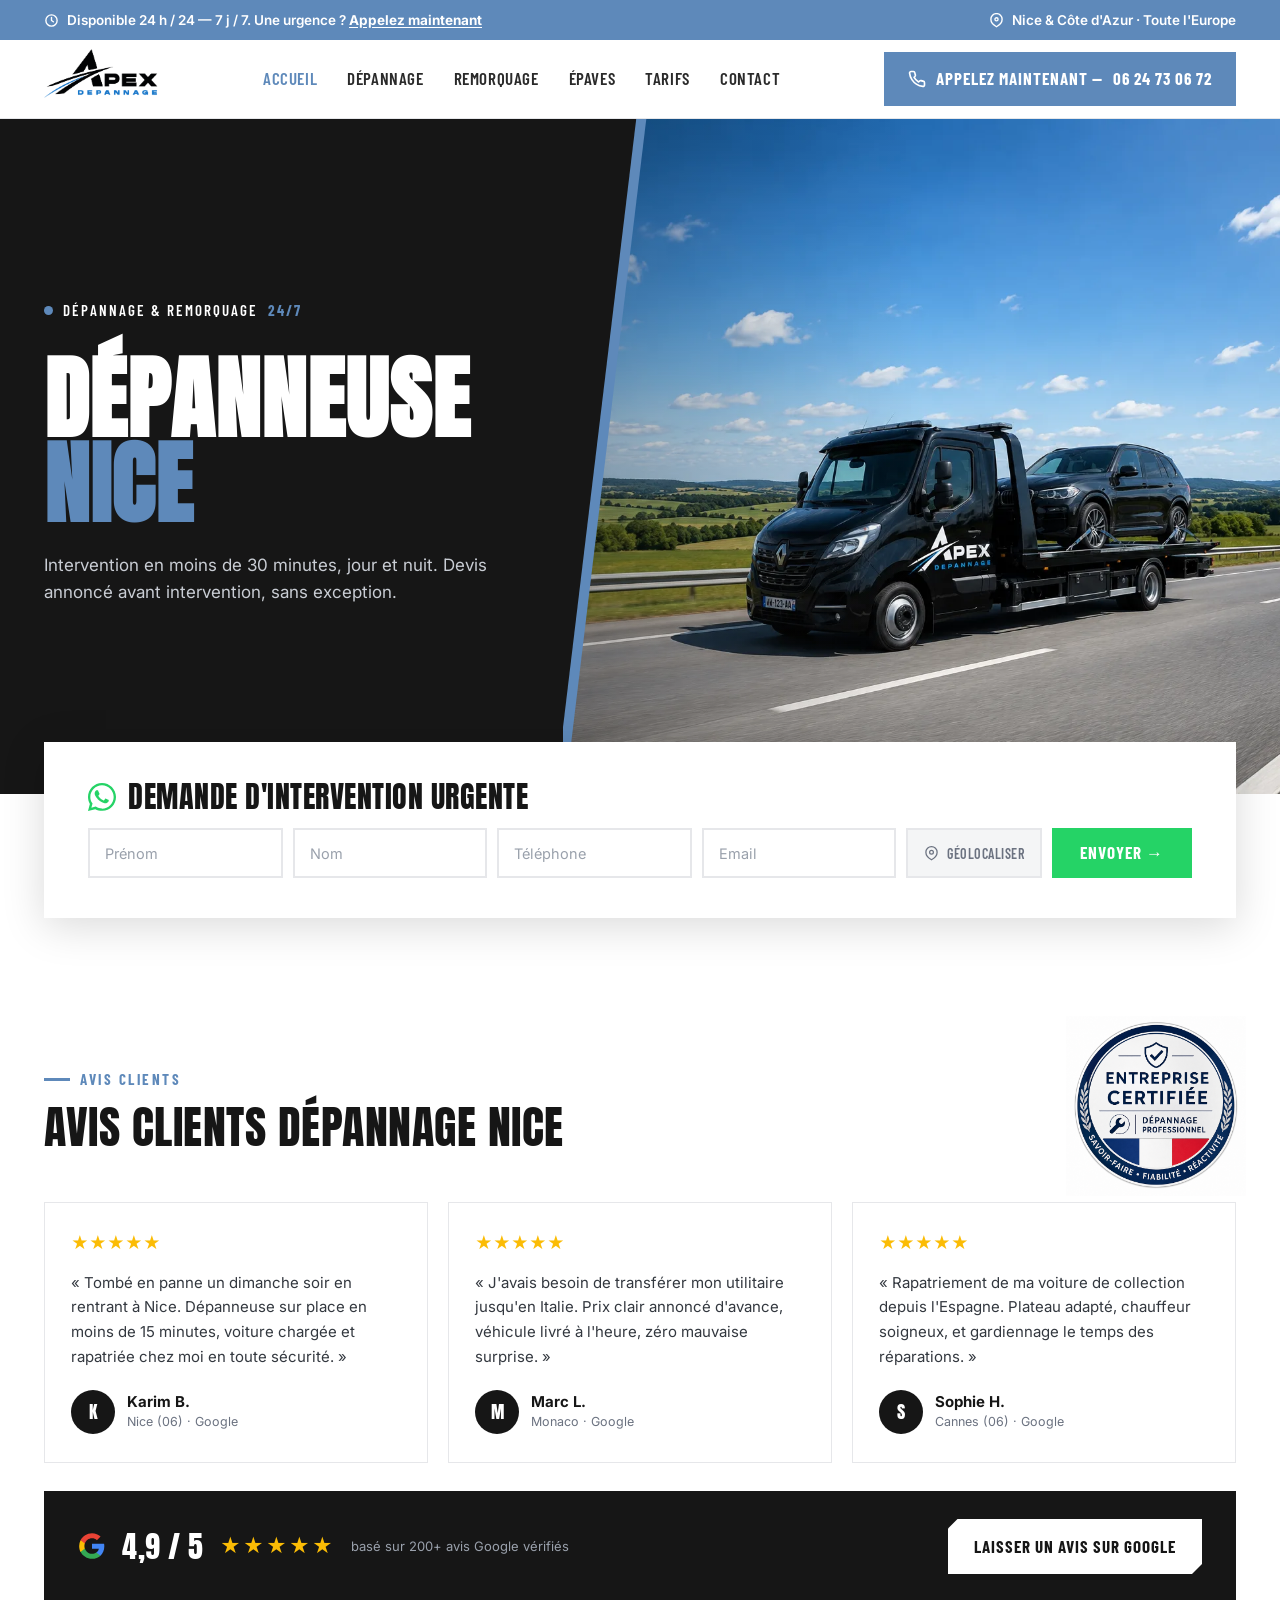
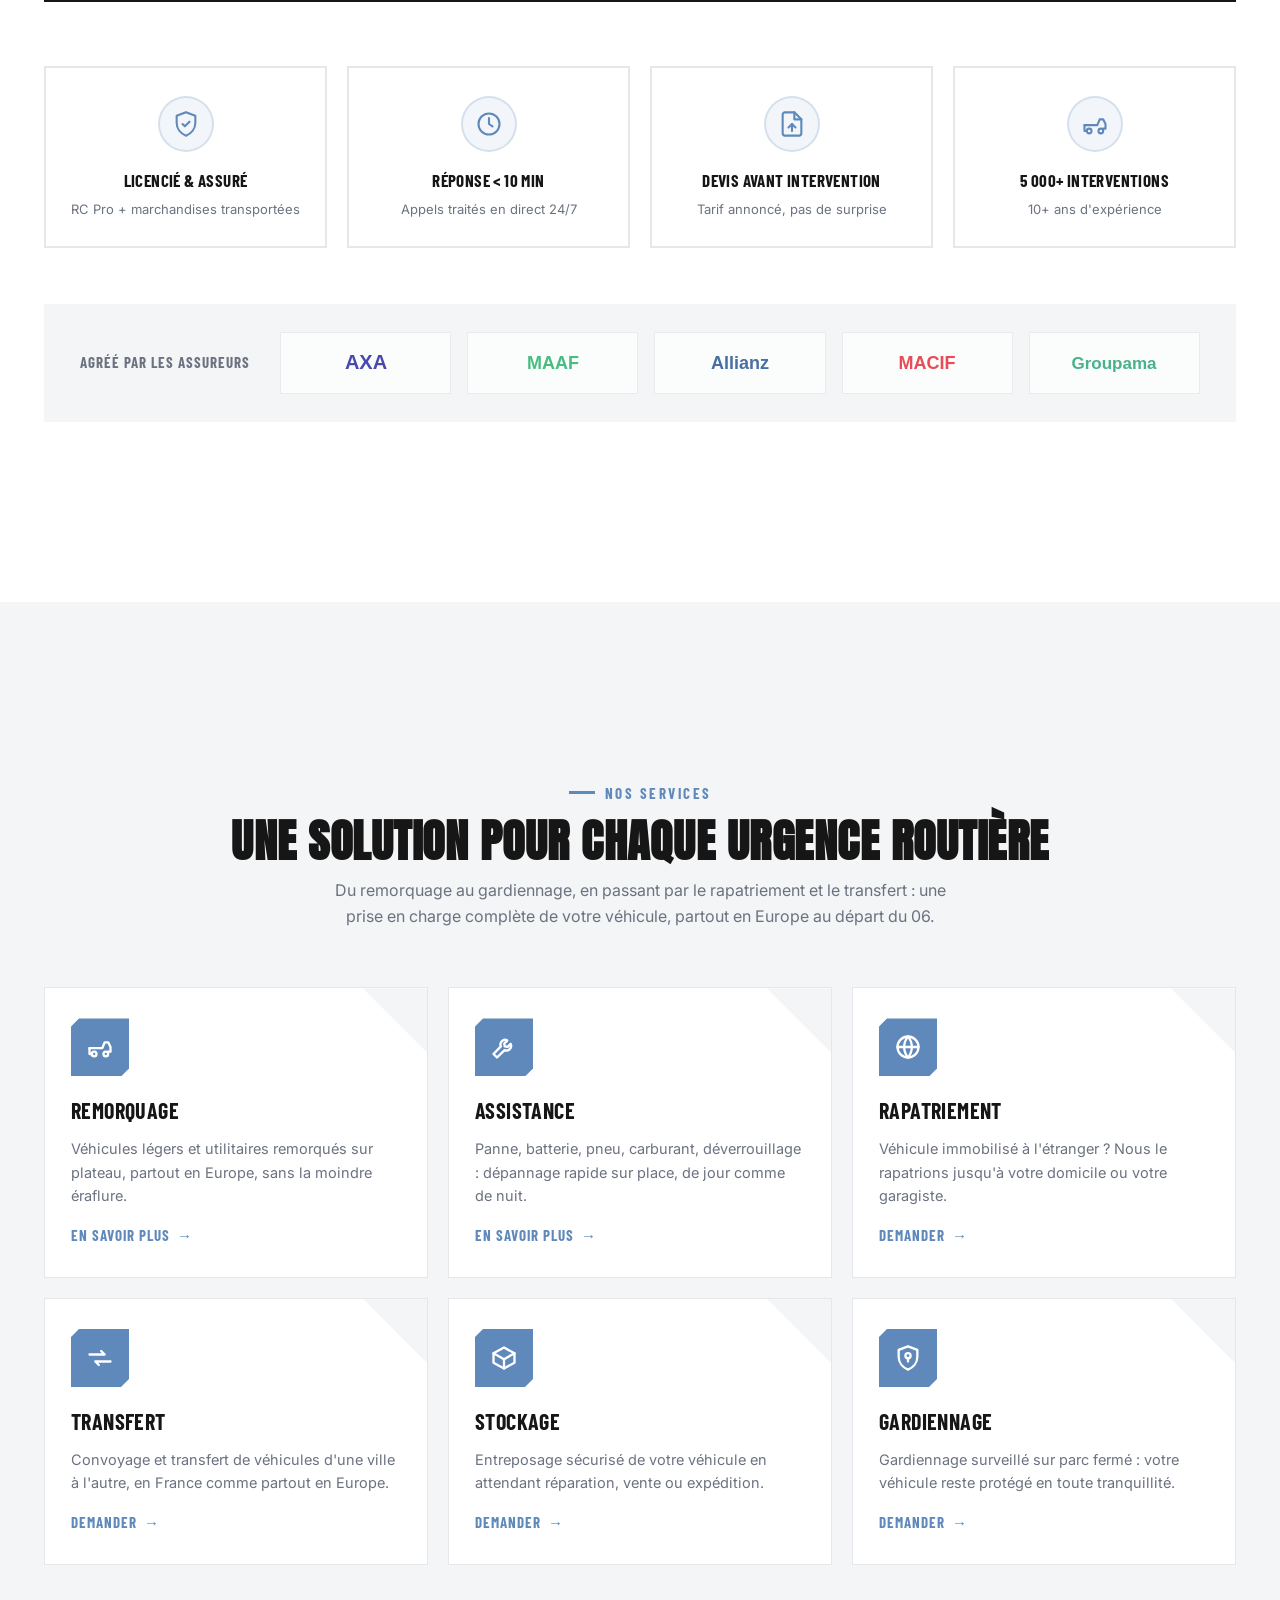
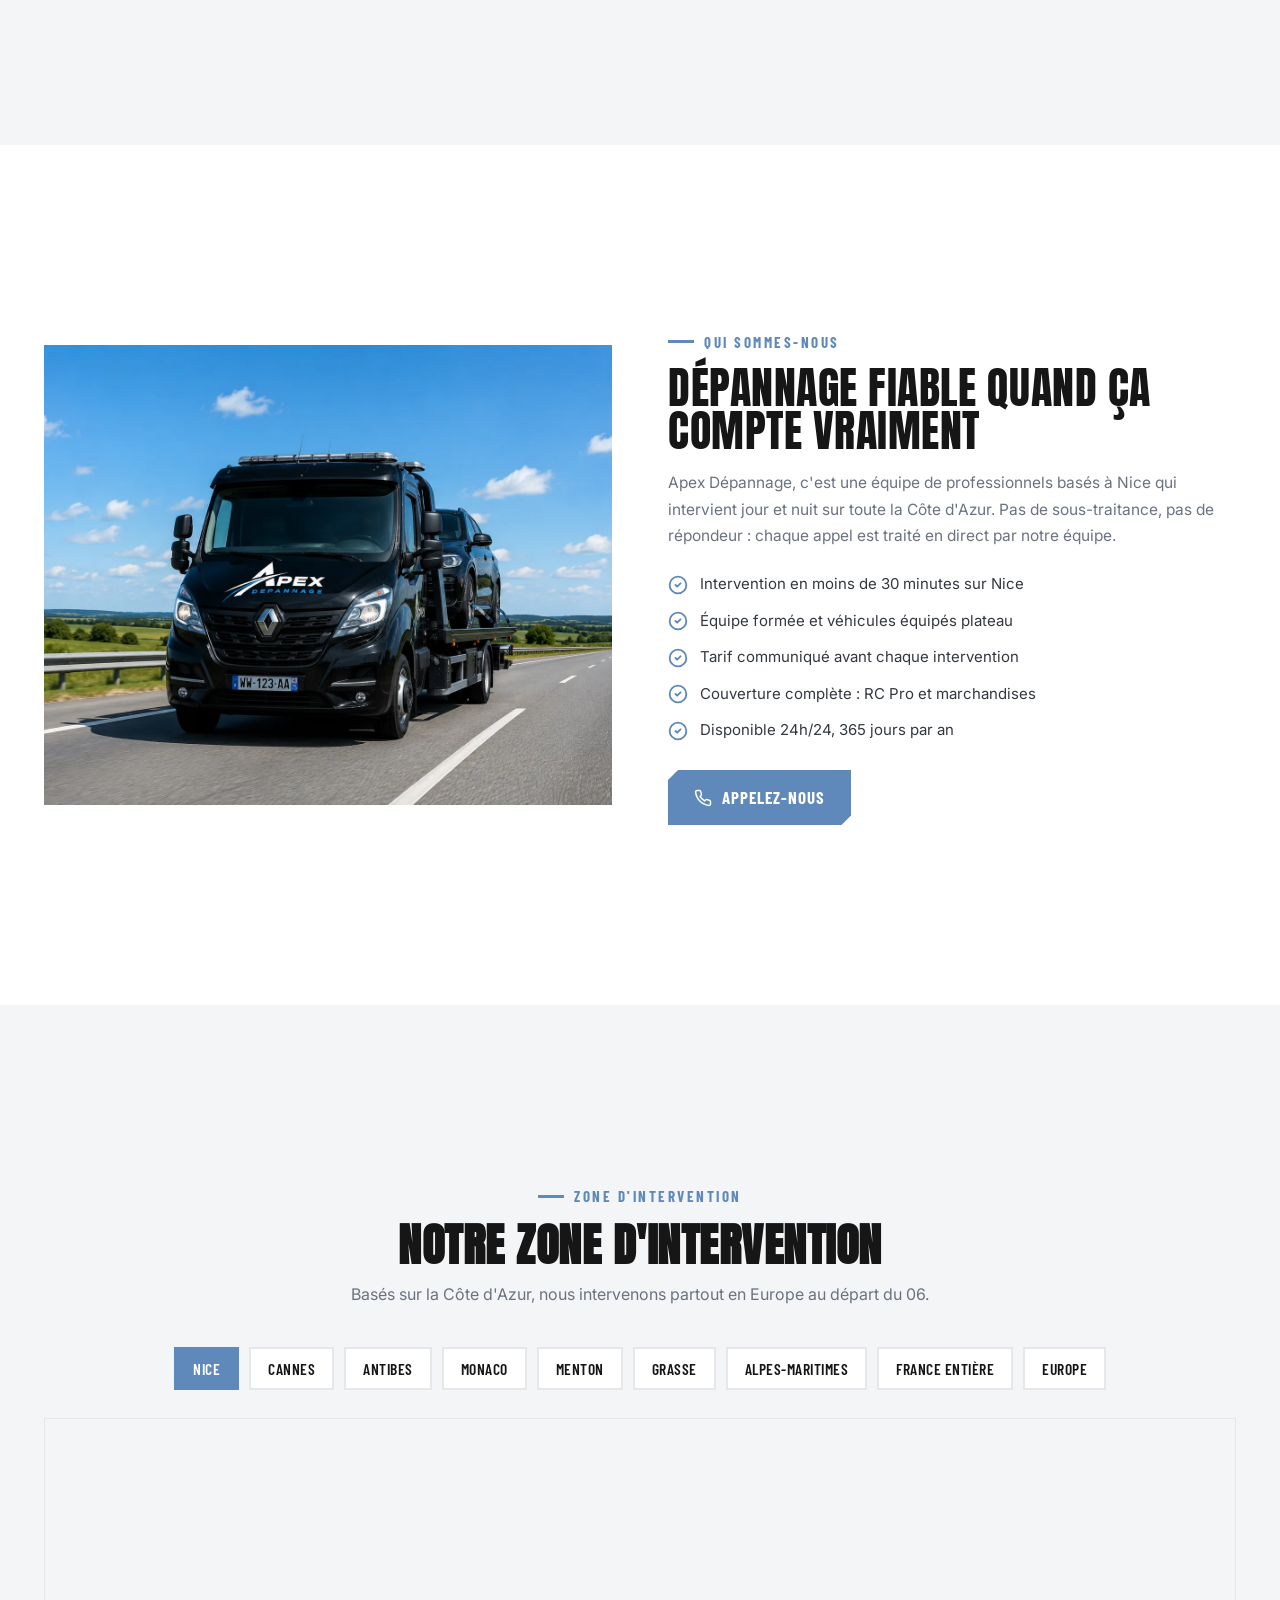
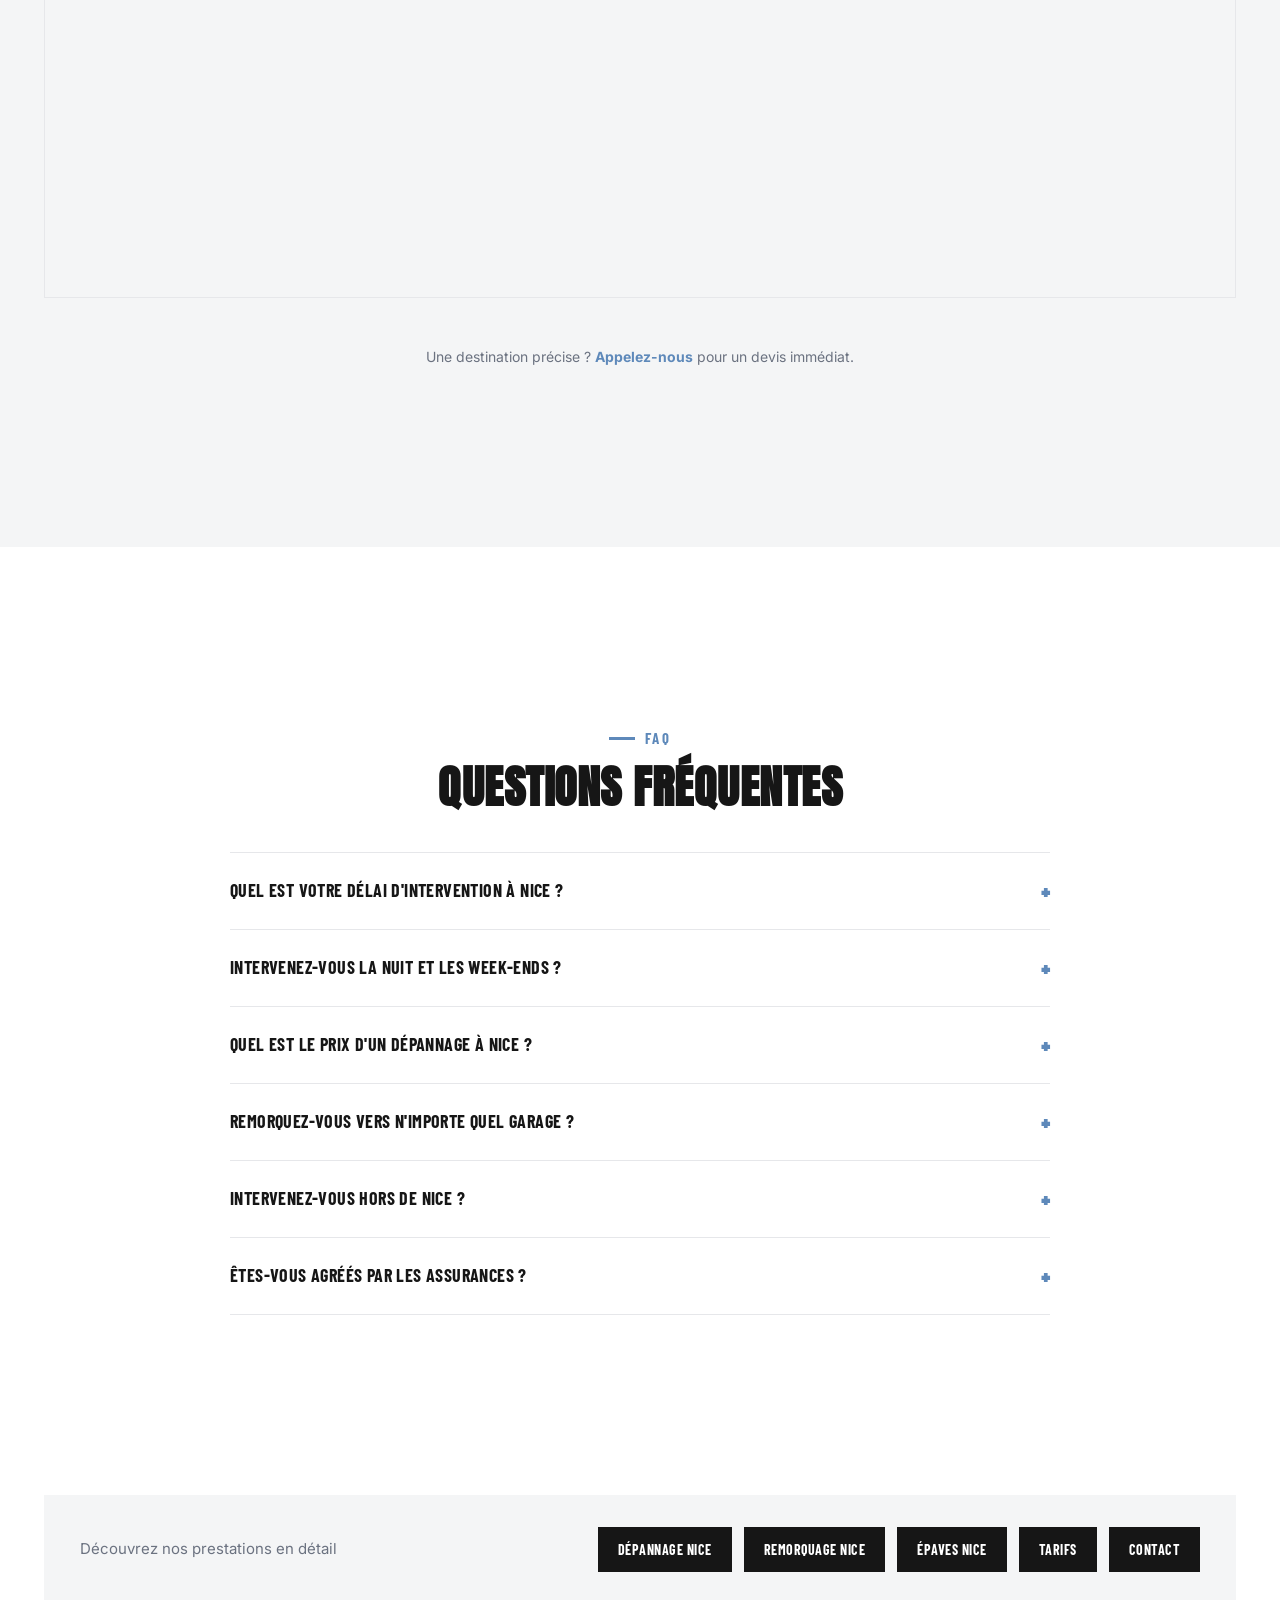
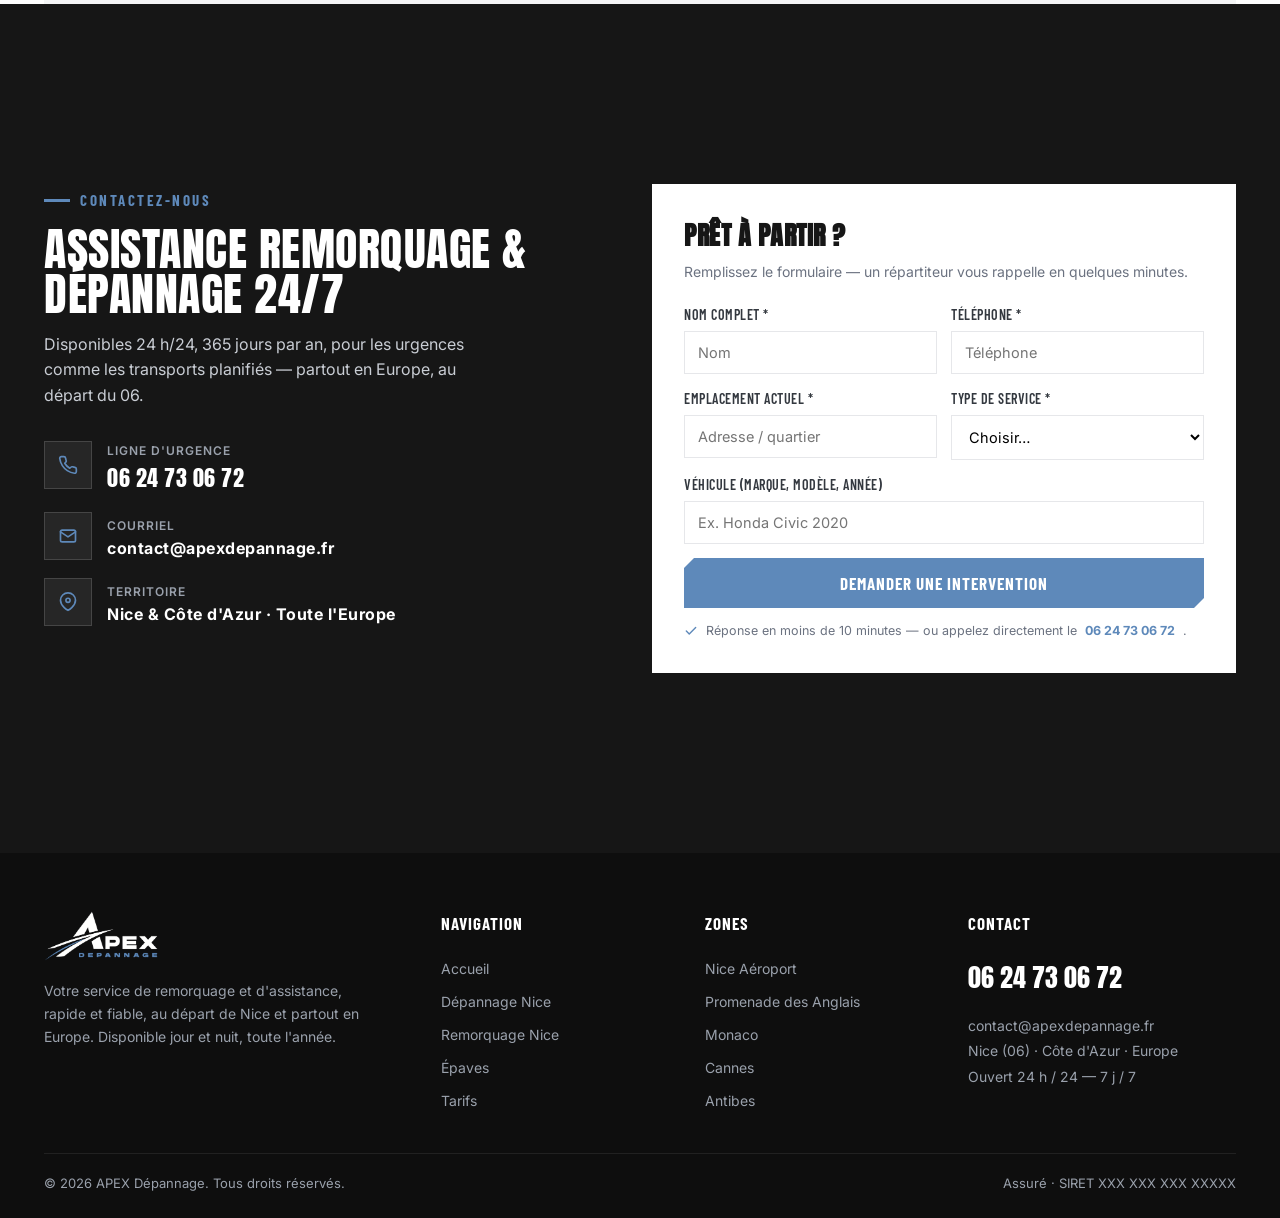
<file: index.html>
<!DOCTYPE html>
<html lang="fr">
<head>
<meta charset="utf-8">
<meta name="viewport" content="width=device-width, initial-scale=1">
<title>Dépanneuse Nice 24h/24 — Dépannage et remorquage | Apex Dépannage</title>
<meta name="description" content="Dépanneuse à Nice 24h/24 7j/7. Dépannage, remorquage, rapatriement et assistance auto. Intervention en moins de 30 minutes. Devis avant intervention. 06 24 73 06 72.">
<meta name="theme-color" content="#171717">
<link rel="icon" type="image/png" href="/img/favicon.png">
<link rel="apple-touch-icon" href="/img/apple-touch-icon.png">
<meta property="og:type" content="website">
<meta property="og:title" content="Dépanneuse Nice 24h/24 — Dépannage et remorquage">
<meta property="og:description" content="Dépanneuse à Nice 24h/24 7j/7. Intervention en moins de 30 minutes. Devis avant intervention.">
<meta property="og:locale" content="fr_FR">
<meta property="og:image" content="https://apexdepannage.fr/img/about.webp">
<link rel="preconnect" href="https://fonts.googleapis.com">
<link rel="preconnect" href="https://fonts.gstatic.com" crossorigin>
<link href="https://fonts.googleapis.com/css2?family=Anton&family=Barlow+Condensed:wght@500;600;700&family=Inter:wght@400;500;600;700;800&display=swap" rel="stylesheet">
<link rel="stylesheet" href="/style.css?v=85">
<script type="application/ld+json">
{
  "@context":"https://schema.org",
  "@type":"LocalBusiness",
  "name":"Apex Dépannage",
  "telephone":"+33624730672",
  "url":"https://apexdepannage.fr",
  "address":{
    "@type":"PostalAddress",
    "addressLocality":"Nice",
    "addressRegion":"Alpes-Maritimes",
    "postalCode":"06000",
    "addressCountry":"FR"
  },
  "openingHoursSpecification":{
    "@type":"OpeningHoursSpecification",
    "dayOfWeek":["Monday","Tuesday","Wednesday","Thursday","Friday","Saturday","Sunday"],
    "opens":"00:00",
    "closes":"23:59"
  },
  "areaServed":["Nice","Cannes","Antibes","Monaco","Menton","Alpes-Maritimes"]
}
</script>
<script type="application/ld+json">
{
  "@context":"https://schema.org",
  "@type":"FAQPage",
  "mainEntity":[
    {"@type":"Question","name":"Quel est votre délai d'intervention à Nice ?","acceptedAnswer":{"@type":"Answer","text":"Moins de 30 minutes en moyenne sur Nice, selon le quartier et l'heure."}},
    {"@type":"Question","name":"Intervenez-vous la nuit et les week-ends ?","acceptedAnswer":{"@type":"Answer","text":"Oui, 24h/24, 7j/7, 365 jours par an. Pas de boîte vocale, pas de supplément de nuit caché."}},
    {"@type":"Question","name":"Quel est le prix d'un dépannage à Nice ?","acceptedAnswer":{"@type":"Answer","text":"Le tarif dépend de la prestation. Nous vous communiquons un devis par téléphone avant toute intervention. Pas de surprise."}},
    {"@type":"Question","name":"Remorquez-vous vers n'importe quel garage ?","acceptedAnswer":{"@type":"Answer","text":"Oui. Vous choisissez le garage de destination. Si vous n'avez pas de préférence, nous pouvons vous orienter."}},
    {"@type":"Question","name":"Intervenez-vous hors de Nice ?","acceptedAnswer":{"@type":"Answer","text":"Oui. Nous couvrons tout le 06 et assurons le rapatriement de véhicules partout en France et en Europe."}},
    {"@type":"Question","name":"Êtes-vous agréés par les assurances ?","acceptedAnswer":{"@type":"Answer","text":"Oui. Nous travaillons avec les principales compagnies d'assistance et d'assurance auto."}}
  ]
}
</script>
</head>
<body>

<!-- ===== UTILITY BAR ===== -->
<div class="util">
  <div class="wrap">
    <div class="ic">
      <svg width="15" height="15" viewBox="0 0 24 24" fill="none" stroke="#fff" stroke-width="2.2" stroke-linecap="round" stroke-linejoin="round"><circle cx="12" cy="12" r="9"/><path d="M12 7v5l3 2"/></svg>
      <span>Disponible 24&nbsp;h / 24 — 7&nbsp;j / 7.<span class="hide-mob"> Une urgence&nbsp;? <a href="tel:+33624730672">Appelez maintenant</a></span></span>
    </div>
    <div class="ic hide-sm">
      <svg width="15" height="15" viewBox="0 0 24 24" fill="none" stroke="#fff" stroke-width="2.2" stroke-linecap="round" stroke-linejoin="round"><path d="M21 10c0 7-9 12-9 12S3 17 3 10a9 9 0 0 1 18 0Z"/><circle cx="12" cy="10" r="2.5"/></svg>
      <span>Nice &amp; Côte d'Azur · Toute l'Europe</span>
    </div>
  </div>
</div>

<!-- ===== HEADER ===== -->
<header>
  <div class="wrap head">
    <a href="/" class="brand" aria-label="APEX Dépannage — accueil">
      <img src="/img/logo-new.png" alt="APEX Dépannage — Remorquage 24/7" width="720" height="315">
    </a>
    <nav class="main">
      <a href="/" class="active">Accueil</a>
      <a href="/depannage-nice">Dépannage</a>
      <a href="/remorquage-nice">Remorquage</a>
      <a href="/enlevement-epaves-nice">Épaves</a>
      <a href="/tarifs">Tarifs</a>
      <a href="/contact">Contact</a>
    </nav>
    <div class="head-cta">
      <a href="tel:+33624730672" class="head-cta-btn">
        <svg width="18" height="18" viewBox="0 0 24 24" fill="none" stroke="#fff" stroke-width="2.2" stroke-linecap="round" stroke-linejoin="round"><path d="M22 16.9v3a2 2 0 0 1-2.2 2 19.8 19.8 0 0 1-8.6-3.1 19.5 19.5 0 0 1-6-6 19.8 19.8 0 0 1-3.1-8.7A2 2 0 0 1 4.1 2h3a2 2 0 0 1 2 1.7c.1 1 .4 1.9.7 2.8a2 2 0 0 1-.5 2.1L8.1 9.9a16 16 0 0 0 6 6l1.3-1.2a2 2 0 0 1 2.1-.5c.9.3 1.8.6 2.8.7a2 2 0 0 1 1.7 2Z"/></svg>
        <span class="hide-mob">Appelez maintenant — </span>06 24 73 06 72
      </a>
      <button class="burger" id="burger" aria-label="Ouvrir le menu">
        <svg width="28" height="28" viewBox="0 0 24 24" fill="none" stroke="#161616" stroke-width="2.4" stroke-linecap="round"><path d="M3 6h18M3 12h18M3 18h18"/></svg>
      </button>
    </div>
  </div>
</header>

<nav class="mobile" id="mnav">
  <a href="/">Accueil</a>
  <a href="/depannage-nice">Dépannage Nice</a>
  <a href="/remorquage-nice">Remorquage Nice</a>
  <a href="/enlevement-epaves-nice">Épaves</a>
  <a href="/tarifs">Tarifs</a>
  <a href="/contact">Contact</a>
  <a href="tel:+33624730672" class="btn btn-orange" style="margin-top:18px;justify-content:center">Appeler le 06 24 73 06 72</a>
</nav>
<div class="scrim" id="scrim"></div>

<!-- ===== HERO ===== -->
<section class="hero" id="top">
  <div class="hero-right">
    <div class="hero-media"></div>
    <div class="hero-wedge"><svg viewBox="0 0 80 100" preserveAspectRatio="none"><line x1="75" y1="-2" x2="-5" y2="102" stroke="#5E89BA" stroke-width="10" vector-effect="non-scaling-stroke"/></svg></div>
  </div>
  <div class="wrap">
    <div class="hero-grid">
      <div class="hero-left">
        <div class="hero-eyebrow"><span class="dot"></span> Dépannage &amp; remorquage <b>24/7</b></div>
        <h1>Dépanneuse<br><span class="o">Nice</span></h1>
        <p class="lead hide-mob">Intervention en moins de 30 minutes, jour et nuit. Devis annoncé avant intervention, sans exception.</p>
      </div>
    </div>
  </div>
</section>

<!-- ===== BARRE WHATSAPP ===== -->
<div class="wa-bar">
  <div class="wrap">
    <div class="wa-card">
      <div class="wa-head">
        <svg width="28" height="28" viewBox="0 0 24 24" fill="#25D366"><path d="M17.5 14.4c-.3-.1-1.7-.8-2-1-.3-.1-.5-.1-.7.2s-.8 1-1 1.2-.4.2-.7 0c-.3-.1-1.3-.5-2.4-1.5-.9-.8-1.5-1.8-1.7-2.1-.2-.3 0-.5.1-.6l.4-.5c.1-.2.2-.3.3-.5s.1-.3 0-.5-.7-1.7-1-2.3c-.2-.6-.5-.5-.7-.5h-.6c-.2 0-.5.1-.8.4s-1 1-1 2.4 1.1 2.8 1.2 3c.2.2 2.1 3.2 5.1 4.5.7.3 1.3.5 1.7.6.7.2 1.4.2 1.9.1.6-.1 1.7-.7 2-1.4.2-.7.2-1.2.2-1.4-.1-.1-.3-.2-.6-.3M12 21.8c-1.8 0-3.5-.5-5-1.4l-.4-.2-3.7 1 1-3.6-.3-.4C2.5 15.7 2 13.9 2 12 2 6.5 6.5 2 12 2s10 4.5 10 10-4.5 10-10 10m0-22C5.4 0 0 5.4 0 12c0 2.1.6 4.2 1.6 6L0 24l6.2-1.6c1.7.9 3.7 1.4 5.8 1.4C18.6 24 24 18.6 24 12S18.6 0 12 0"/></svg>
        <span class="wa-title">Demande d'intervention urgente</span>
      </div>
      <form class="wa-form" id="wa-form">
        <input type="text" name="prenom" placeholder="Prénom" required>
        <input type="text" name="nom" placeholder="Nom" required>
        <input type="tel" name="tel" placeholder="Téléphone" required>
        <input type="email" name="email" placeholder="Email" required>
        <input type="hidden" name="localisation" id="wa-loc" value="">
        <button type="button" class="geo-btn" id="geo-btn">
          <svg width="15" height="15" viewBox="0 0 24 24" fill="none" stroke="currentColor" stroke-width="2" stroke-linecap="round" stroke-linejoin="round"><path d="M21 10c0 7-9 12-9 12S3 17 3 10a9 9 0 0 1 18 0Z"/><circle cx="12" cy="10" r="3"/></svg>
          Géolocaliser
        </button>
        <button type="submit" class="wa-submit">Envoyer →</button>
      </form>
    </div>
  </div>
</div>

<!-- ===== TRUST ===== -->
<section class="sec" id="apropos">
  <div class="wrap">

    <!-- Google Reviews -->
    <div class="trust-head">
      <div>
        <span class="eyebrow">Avis clients</span>
        <h2 class="display" style="font-size:clamp(30px,3.6vw,46px);margin:14px 0 0">Avis clients dépannage Nice</h2>
      </div>
      <img src="/img/badge-certifie.png" alt="Entreprise certifiée — Dépannage professionnel" class="trust-head-badge">
    </div>

    <div class="rev-grid">
      <div class="rcard">
        <div class="stars" style="color:#FBBC05">★★★★★</div>
        <p>« Tombé en panne un dimanche soir en rentrant à Nice. Dépanneuse sur place en moins de 15&nbsp;minutes, voiture chargée et rapatriée chez moi en toute sécurité. »</p>
        <div class="who"><span class="av">K</span><div><div class="nm">Karim B.</div><div class="mt">Nice (06) · Google</div></div></div>
      </div>
      <div class="rcard">
        <div class="stars" style="color:#FBBC05">★★★★★</div>
        <p>« J'avais besoin de transférer mon utilitaire jusqu'en Italie. Prix clair annoncé d'avance, véhicule livré à l'heure, zéro mauvaise surprise. »</p>
        <div class="who"><span class="av">M</span><div><div class="nm">Marc L.</div><div class="mt">Monaco · Google</div></div></div>
      </div>
      <div class="rcard">
        <div class="stars" style="color:#FBBC05">★★★★★</div>
        <p>« Rapatriement de ma voiture de collection depuis l'Espagne. Plateau adapté, chauffeur soigneux, et gardiennage le temps des réparations. »</p>
        <div class="who"><span class="av">S</span><div><div class="nm">Sophie H.</div><div class="mt">Cannes (06) · Google</div></div></div>
      </div>
    </div>
    <div class="google-cta-bar">
      <div class="google-cta-left">
        <svg width="28" height="28" viewBox="0 0 24 24"><path fill="#4285F4" d="M22.56 12.25c0-.78-.07-1.53-.2-2.25H12v4.26h5.92a5.06 5.06 0 0 1-2.2 3.32v2.77h3.56c2.08-1.92 3.28-4.74 3.28-8.1Z"/><path fill="#34A853" d="M12 23c2.97 0 5.46-.98 7.28-2.66l-3.56-2.77c-.98.66-2.24 1.05-3.72 1.05-2.86 0-5.29-1.93-6.16-4.53H2.18v2.84C3.99 20.53 7.7 23 12 23Z"/><path fill="#FBBC05" d="M5.84 14.09A6.97 6.97 0 0 1 5.48 12c0-.72.13-1.42.36-2.09V7.07H2.18A11.97 11.97 0 0 0 1 12c0 1.94.46 3.77 1.18 5.07l3.66-2.98Z"/><path fill="#EA4335" d="M12 5.38c1.62 0 3.06.56 4.21 1.64l3.15-3.15C17.45 2.09 14.97 1 12 1 7.7 1 3.99 3.47 2.18 7.07l3.66 2.84c.87-2.6 3.3-4.53 6.16-4.53Z"/></svg>
        <span class="google-cta-score">4,9 / 5</span>
        <span class="google-cta-stars" style="color:#FBBC05">★★★★★</span>
        <span class="google-cta-count">basé sur 200+ avis Google vérifiés</span>
      </div>
      <a href="#contact" class="btn" style="background:#fff;color:var(--ink)">Laisser un avis sur Google</a>
    </div>

    <!-- Badges -->
    <div class="badge-row">
      <div class="tbadge">
        <div class="tbadge-icon">
          <svg width="28" height="28" viewBox="0 0 24 24" fill="none" stroke="var(--orange)" stroke-width="1.8" stroke-linecap="round" stroke-linejoin="round"><path d="M12 2 4 5v6c0 5 3.4 9.2 8 11 4.6-1.8 8-6 8-11V5Z"/><path d="m9 12 2 2 4-4"/></svg>
        </div>
        <div class="tbadge-label">Licencié &amp; assuré</div>
        <div class="tbadge-sub">RC Pro + marchandises transportées</div>
      </div>
      <div class="tbadge">
        <div class="tbadge-icon">
          <svg width="28" height="28" viewBox="0 0 24 24" fill="none" stroke="var(--orange)" stroke-width="1.8" stroke-linecap="round" stroke-linejoin="round"><circle cx="12" cy="12" r="9"/><path d="M12 7v5l3 2"/></svg>
        </div>
        <div class="tbadge-label">Réponse &lt; 10 min</div>
        <div class="tbadge-sub">Appels traités en direct 24/7</div>
      </div>
      <div class="tbadge">
        <div class="tbadge-icon">
          <svg width="28" height="28" viewBox="0 0 24 24" fill="none" stroke="var(--orange)" stroke-width="1.8" stroke-linecap="round" stroke-linejoin="round"><path d="M14 2H6a2 2 0 0 0-2 2v16a2 2 0 0 0 2 2h12a2 2 0 0 0 2-2V8Z"/><path d="M14 2v6h6"/><path d="M12 18v-6"/><path d="m9 15 3-3 3 3"/></svg>
        </div>
        <div class="tbadge-label">Devis avant intervention</div>
        <div class="tbadge-sub">Tarif annoncé, pas de surprise</div>
      </div>
      <div class="tbadge">
        <div class="tbadge-icon">
          <svg width="28" height="28" viewBox="0 0 24 24" fill="none" stroke="var(--orange)" stroke-width="1.8" stroke-linecap="round" stroke-linejoin="round"><path d="M3 13h11l2-5h3l2 4v4h-2"/><circle cx="7" cy="18" r="2"/><circle cx="17" cy="18" r="2"/><path d="M5 18H3v-5"/></svg>
        </div>
        <div class="tbadge-label">5 000+ interventions</div>
        <div class="tbadge-sub">10+ ans d'expérience</div>
      </div>
    </div>

    <!-- Assureurs -->
    <div class="partners-block">
      <div class="partners-label">Agréé par les assureurs</div>
      <div class="partners-row">
        <div class="partner-logo" style="color:#00008f">
          <svg width="48" height="28" viewBox="0 0 48 28"><text x="24" y="20" text-anchor="middle" font-family="Arial Black,sans-serif" font-weight="900" font-size="20" fill="#00008f">AXA</text></svg>
        </div>
        <div class="partner-logo" style="color:#00a651">
          <svg width="60" height="28" viewBox="0 0 60 28"><text x="30" y="20" text-anchor="middle" font-family="Arial Black,sans-serif" font-weight="900" font-size="18" fill="#00a651">MAAF</text></svg>
        </div>
        <div class="partner-logo" style="color:#003781">
          <svg width="72" height="28" viewBox="0 0 72 28"><text x="36" y="20" text-anchor="middle" font-family="Arial,sans-serif" font-weight="700" font-size="18" fill="#003781">Allianz</text></svg>
        </div>
        <div class="partner-logo" style="color:#e30613">
          <svg width="64" height="28" viewBox="0 0 64 28"><text x="32" y="20" text-anchor="middle" font-family="Arial Black,sans-serif" font-weight="900" font-size="18" fill="#e30613">MACIF</text></svg>
        </div>
        <div class="partner-logo" style="color:#00965e">
          <svg width="90" height="28" viewBox="0 0 90 28"><text x="45" y="20" text-anchor="middle" font-family="Arial,sans-serif" font-weight="700" font-size="17" fill="#00965e">Groupama</text></svg>
        </div>
      </div>
    </div>

  </div>
</section>

<!-- ===== SERVICES ===== -->
<section class="sec mist" id="services">
  <div class="wrap">
    <div class="sec-head center">
      <span class="eyebrow">Nos services</span>
      <h2>Une solution pour chaque urgence routière</h2>
      <p class="sub">Du remorquage au gardiennage, en passant par le rapatriement et le transfert : une prise en charge complète de votre véhicule, partout en Europe au départ du 06.</p>
    </div>
    <div class="serv-grid">
      <div class="scard">
        <div class="ico"><svg width="28" height="28" viewBox="0 0 24 24" fill="none" stroke="#fff" stroke-width="2" stroke-linecap="round" stroke-linejoin="round"><path d="M3 13h11l2-5h3l2 4v4h-2"/><circle cx="7" cy="18" r="2"/><circle cx="17" cy="18" r="2"/><path d="M5 18H3v-5"/></svg></div>
        <h3>Remorquage</h3>
        <p>Véhicules légers et utilitaires remorqués sur plateau, partout en Europe, sans la moindre éraflure.</p>
        <a href="/remorquage-nice" class="more">En savoir plus <span>→</span></a>
      </div>
      <div class="scard">
        <div class="ico"><svg width="28" height="28" viewBox="0 0 24 24" fill="none" stroke="#fff" stroke-width="2" stroke-linecap="round" stroke-linejoin="round"><path d="M14.7 6.3a4 4 0 0 0-5.4 5.2L3 18l3 3 6.5-6.3a4 4 0 0 0 5.2-5.4l-2.6 2.6-2.5-.4-.4-2.5 2.5-2.3Z"/></svg></div>
        <h3>Assistance</h3>
        <p>Panne, batterie, pneu, carburant, déverrouillage : dépannage rapide sur place, de jour comme de nuit.</p>
        <a href="/depannage-nice" class="more">En savoir plus <span>→</span></a>
      </div>
      <div class="scard">
        <div class="ico"><svg width="28" height="28" viewBox="0 0 24 24" fill="none" stroke="#fff" stroke-width="2" stroke-linecap="round" stroke-linejoin="round"><circle cx="12" cy="12" r="9"/><path d="M3 12h18"/><path d="M12 3a14 14 0 0 1 0 18 14 14 0 0 1 0-18Z"/></svg></div>
        <h3>Rapatriement</h3>
        <p>Véhicule immobilisé à l'étranger&nbsp;? Nous le rapatrions jusqu'à votre domicile ou votre garagiste.</p>
        <a href="/contact" class="more">Demander <span>→</span></a>
      </div>
      <div class="scard">
        <div class="ico"><svg width="28" height="28" viewBox="0 0 24 24" fill="none" stroke="#fff" stroke-width="2" stroke-linecap="round" stroke-linejoin="round"><path d="M3 9h13l-3-3M21 15H8l3 3"/></svg></div>
        <h3>Transfert</h3>
        <p>Convoyage et transfert de véhicules d'une ville à l'autre, en France comme partout en Europe.</p>
        <a href="/contact" class="more">Demander <span>→</span></a>
      </div>
      <div class="scard">
        <div class="ico"><svg width="28" height="28" viewBox="0 0 24 24" fill="none" stroke="#fff" stroke-width="2" stroke-linecap="round" stroke-linejoin="round"><path d="M21 8 12 3 3 8v8l9 5 9-5V8Z"/><path d="m3 8 9 5 9-5"/><path d="M12 13v8"/></svg></div>
        <h3>Stockage</h3>
        <p>Entreposage sécurisé de votre véhicule en attendant réparation, vente ou expédition.</p>
        <a href="/contact" class="more">Demander <span>→</span></a>
      </div>
      <div class="scard">
        <div class="ico"><svg width="28" height="28" viewBox="0 0 24 24" fill="none" stroke="#fff" stroke-width="2" stroke-linecap="round" stroke-linejoin="round"><path d="M12 2 4 5v6c0 5 3.4 9.2 8 11 4.6-1.8 8-6 8-11V5Z"/><circle cx="12" cy="10" r="2.2"/><path d="M12 12.2V15"/></svg></div>
        <h3>Gardiennage</h3>
        <p>Gardiennage surveillé sur parc fermé : votre véhicule reste protégé en toute tranquillité.</p>
        <a href="/contact" class="more">Demander <span>→</span></a>
      </div>
    </div>
  </div>
</section>


<!-- ===== ABOUT ===== -->
<section class="sec" id="about">
  <div class="wrap">
    <div class="about-grid">
      <div class="about-img">
        <img src="/img/about.webp" alt="Camion plateau Apex Dépannage en intervention à Nice" style="width:100%;height:100%;object-fit:cover">
      </div>
      <div class="about-text">
        <span class="eyebrow">Qui sommes-nous</span>
        <h2 class="display" style="font-size:clamp(28px,3.4vw,44px);margin:14px 0 18px">Dépannage fiable quand ça compte vraiment</h2>
        <p style="color:var(--muted);font-size:15.5px;line-height:1.7;margin:0 0 24px">Apex Dépannage, c'est une équipe de professionnels basés à Nice qui intervient jour et nuit sur toute la Côte d'Azur. Pas de sous-traitance, pas de répondeur : chaque appel est traité en direct par notre équipe.</p>
        <ul class="about-list">
          <li>
            <svg width="20" height="20" viewBox="0 0 24 24" fill="none" stroke="var(--orange)" stroke-width="2.2" stroke-linecap="round" stroke-linejoin="round"><path d="m9 12 2 2 4-4"/><circle cx="12" cy="12" r="10"/></svg>
            Intervention en moins de 30 minutes sur Nice
          </li>
          <li>
            <svg width="20" height="20" viewBox="0 0 24 24" fill="none" stroke="var(--orange)" stroke-width="2.2" stroke-linecap="round" stroke-linejoin="round"><path d="m9 12 2 2 4-4"/><circle cx="12" cy="12" r="10"/></svg>
            Équipe formée et véhicules équipés plateau
          </li>
          <li>
            <svg width="20" height="20" viewBox="0 0 24 24" fill="none" stroke="var(--orange)" stroke-width="2.2" stroke-linecap="round" stroke-linejoin="round"><path d="m9 12 2 2 4-4"/><circle cx="12" cy="12" r="10"/></svg>
            Tarif communiqué avant chaque intervention
          </li>
          <li>
            <svg width="20" height="20" viewBox="0 0 24 24" fill="none" stroke="var(--orange)" stroke-width="2.2" stroke-linecap="round" stroke-linejoin="round"><path d="m9 12 2 2 4-4"/><circle cx="12" cy="12" r="10"/></svg>
            Couverture complète : RC Pro et marchandises
          </li>
          <li>
            <svg width="20" height="20" viewBox="0 0 24 24" fill="none" stroke="var(--orange)" stroke-width="2.2" stroke-linecap="round" stroke-linejoin="round"><path d="m9 12 2 2 4-4"/><circle cx="12" cy="12" r="10"/></svg>
            Disponible 24h/24, 365 jours par an
          </li>
        </ul>
        <a href="tel:+33624730672" class="btn btn-orange" style="margin-top:28px">
          <svg width="18" height="18" viewBox="0 0 24 24" fill="none" stroke="#fff" stroke-width="2" stroke-linecap="round" stroke-linejoin="round"><path d="M22 16.9v3a2 2 0 0 1-2.2 2 19.8 19.8 0 0 1-8.6-3.1 19.5 19.5 0 0 1-6-6 19.8 19.8 0 0 1-3.1-8.7A2 2 0 0 1 4.1 2h3a2 2 0 0 1 2 1.7c.1 1 .4 1.9.7 2.8a2 2 0 0 1-.5 2.1L8.1 9.9a16 16 0 0 0 6 6l1.3-1.2a2 2 0 0 1 2.1-.5c.9.3 1.8.6 2.8.7a2 2 0 0 1 1.7 2Z"/></svg>
          Appelez-nous
        </a>
      </div>
    </div>
  </div>
</section>

<!-- ===== ZONES ===== -->
<section class="sec mist" id="zones">
  <div class="wrap">
    <div class="zones-layout">
      <div class="zones-top">
        <div class="sec-head center" style="margin-bottom:24px">
          <span class="eyebrow">Zone d'intervention</span>
          <h2>Notre zone d'intervention</h2>
          <p class="sub">Basés sur la Côte d'Azur, nous intervenons partout en Europe au départ du 06.</p>
        </div>
        <div class="zone-pills" id="zone-pills">
          <button class="zpill on" data-lat="43.7102" data-lng="7.2620" data-zoom="10" data-href="/depannage-nice">Nice</button>
          <button class="zpill" data-lat="43.5528" data-lng="7.0174" data-zoom="10" data-href="/zones/depannage-cannes">Cannes</button>
          <button class="zpill" data-lat="43.5808" data-lng="7.1239" data-zoom="10" data-href="/zones/depannage-antibes">Antibes</button>
          <button class="zpill" data-lat="43.7384" data-lng="7.4246" data-zoom="10" data-href="/zones/depannage-monaco">Monaco</button>
          <button class="zpill" data-lat="43.7764" data-lng="7.5006" data-zoom="10" data-href="#contact">Menton</button>
          <button class="zpill" data-lat="43.6585" data-lng="6.9235" data-zoom="10" data-href="#contact">Grasse</button>
          <button class="zpill" data-lat="43.75" data-lng="7.1" data-zoom="7" data-href="#contact">Alpes-Maritimes</button>
          <button class="zpill" data-lat="46.6" data-lng="2.5" data-zoom="3" data-href="#contact">France entière</button>
          <button class="zpill" data-lat="48.0" data-lng="10.0" data-zoom="2" data-href="#contact">Europe</button>
        </div>
      </div>
      <div class="zones-bottom">
        <div class="zones-map" id="zones-map">
          <iframe id="zone-iframe" src="https://www.google.com/maps/embed?pb=!1m14!1m12!1m3!1d46000!2d7.262!3d43.7102!2m3!1f0!2f0!3f0!3m2!1i1024!2i768!4f13.1!5e0!3m2!1sen!2sfr" width="100%" height="100%" style="border:0" allowfullscreen loading="lazy" referrerpolicy="no-referrer-when-downgrade"></iframe>
        </div>
      </div>
      <p style="text-align:center;color:var(--muted);font-size:14px;margin:20px 0 0">Une destination précise ? <a href="tel:+33624730672" style="color:var(--orange);font-weight:700">Appelez-nous</a> pour un devis immédiat.</p>
    </div>
  </div>
</section>

<!-- ===== FAQ ===== -->
<section class="sec" id="faq">
  <div class="wrap">
    <div class="sec-head center">
      <span class="eyebrow">FAQ</span>
      <h2>Questions fréquentes</h2>
    </div>
    <div class="faq-list">
      <details class="faq-item">
        <summary>Quel est votre délai d'intervention à Nice ?</summary>
        <div class="faq-answer">Moins de 30 minutes en moyenne sur Nice, selon le quartier et l'heure.</div>
      </details>
      <details class="faq-item">
        <summary>Intervenez-vous la nuit et les week-ends ?</summary>
        <div class="faq-answer">Oui, 24h/24, 7j/7, 365 jours par an. Pas de boîte vocale, pas de supplément de nuit caché.</div>
      </details>
      <details class="faq-item">
        <summary>Quel est le prix d'un dépannage à Nice ?</summary>
        <div class="faq-answer">Le tarif dépend de la prestation. Nous vous communiquons un devis par téléphone avant toute intervention. Pas de surprise.</div>
      </details>
      <details class="faq-item">
        <summary>Remorquez-vous vers n'importe quel garage ?</summary>
        <div class="faq-answer">Oui. Vous choisissez le garage de destination. Si vous n'avez pas de préférence, nous pouvons vous orienter.</div>
      </details>
      <details class="faq-item">
        <summary>Intervenez-vous hors de Nice ?</summary>
        <div class="faq-answer">Oui. Nous couvrons tout le 06 et assurons le rapatriement de véhicules partout en France et en Europe.</div>
      </details>
      <details class="faq-item">
        <summary>Êtes-vous agréés par les assurances ?</summary>
        <div class="faq-answer">Oui. Nous travaillons avec les principales compagnies d'assistance et d'assurance auto.</div>
      </details>
    </div>
  </div>
</section>

<!-- ===== MAILLAGE ===== -->
<div class="wrap" style="padding-top:0;padding-bottom:0">
  <div class="maillage">
    <p>Découvrez nos prestations en détail</p>
    <div class="maillage-links">
      <a href="/depannage-nice" class="maillage-link">Dépannage Nice</a>
      <a href="/remorquage-nice" class="maillage-link">Remorquage Nice</a>
      <a href="/enlevement-epaves-nice" class="maillage-link">Épaves Nice</a>
      <a href="/tarifs" class="maillage-link">Tarifs</a>
      <a href="/contact" class="maillage-link">Contact</a>
    </div>
  </div>
</div>

<!-- ===== CONTACT ===== -->
<section class="sec dark" id="contact">
  <div class="wrap">
    <div class="support-grid">
      <div class="support-left">
        <span class="eyebrow">Contactez-nous</span>
        <h2 class="display" style="font-size:clamp(30px,3.6vw,46px);margin:14px 0 16px;color:#fff">Assistance remorquage &amp; dépannage 24/7</h2>
        <p style="color:#C9CDD4;font-size:16px;line-height:1.6;max-width:440px;margin:0 0 28px">Disponibles 24&nbsp;h/24, 365&nbsp;jours par an, pour les urgences comme les transports planifiés — partout en Europe, au départ du 06.</p>
        <a href="tel:+33624730672" class="line">
          <span class="ring"><svg width="20" height="20" viewBox="0 0 24 24" fill="none" stroke="var(--orange)" stroke-width="2" stroke-linecap="round" stroke-linejoin="round"><path d="M22 16.9v3a2 2 0 0 1-2.2 2 19.8 19.8 0 0 1-8.6-3.1 19.5 19.5 0 0 1-6-6 19.8 19.8 0 0 1-3.1-8.7A2 2 0 0 1 4.1 2h3a2 2 0 0 1 2 1.7c.1 1 .4 1.9.7 2.8a2 2 0 0 1-.5 2.1L8.1 9.9a16 16 0 0 0 6 6l1.3-1.2a2 2 0 0 1 2.1-.5c.9.3 1.8.6 2.8.7a2 2 0 0 1 1.7 2Z"/></svg></span>
          <span><span class="lab">Ligne d'urgence</span><br><span class="val">06 24 73 06 72</span></span>
        </a>
        <div class="line">
          <span class="ring"><svg width="20" height="20" viewBox="0 0 24 24" fill="none" stroke="var(--orange)" stroke-width="2" stroke-linecap="round" stroke-linejoin="round"><rect x="3" y="5" width="18" height="14" rx="2"/><path d="m3 7 9 6 9-6"/></svg></span>
          <span><span class="lab">Courriel</span><br><span class="val sm">contact@apexdepannage.fr</span></span>
        </div>
        <div class="line">
          <span class="ring"><svg width="20" height="20" viewBox="0 0 24 24" fill="none" stroke="var(--orange)" stroke-width="2" stroke-linecap="round" stroke-linejoin="round"><path d="M21 10c0 7-9 12-9 12S3 17 3 10a9 9 0 0 1 18 0Z"/><circle cx="12" cy="10" r="2.5"/></svg></span>
          <span><span class="lab">Territoire</span><br><span class="val sm">Nice &amp; Côte d'Azur · Toute l'Europe</span></span>
        </div>
      </div>
      <div class="form-card">
        <h3>Prêt à partir&nbsp;?</h3>
        <p class="fsub">Remplissez le formulaire — un répartiteur vous rappelle en quelques minutes.</p>
        <form id="rappel">
          <div class="fgrid">
            <div class="field"><label>Nom complet *</label><input required placeholder="Nom"></div>
            <div class="field"><label>Téléphone *</label><input required placeholder="Téléphone" inputmode="tel"></div>
            <div class="field"><label>Emplacement actuel *</label><input required placeholder="Adresse / quartier"></div>
            <div class="field"><label>Type de service *</label>
              <select required>
                <option value="">Choisir…</option>
                <option>Remorquage</option><option>Assistance / dépannage</option>
                <option>Rapatriement</option><option>Transfert / convoyage</option>
                <option>Stockage</option><option>Gardiennage</option>
              </select>
            </div>
            <div class="field full"><label>Véhicule (marque, modèle, année)</label><input name="vehicule" placeholder="Ex. Honda Civic 2020"></div>
            <div class="field full"><button type="submit" id="rappel-btn" class="btn btn-orange" style="width:100%;justify-content:center">Demander une intervention</button></div>
            <div id="rappel-msg" style="display:none;margin-top:12px;padding:14px 18px;border-radius:8px;font-size:15px;font-weight:600"></div>
          </div>
          <div class="form-note">
            <svg width="14" height="14" viewBox="0 0 24 24" fill="none" stroke="var(--orange)" stroke-width="2.4" stroke-linecap="round" stroke-linejoin="round"><path d="M20 6 9 17l-5-5"/></svg>
            Réponse en moins de 10 minutes — ou appelez directement le <a href="tel:+33624730672" style="color:var(--orange);font-weight:700">06&nbsp;24&nbsp;73&nbsp;06&nbsp;72</a>.
          </div>
        </form>
      </div>
    </div>
  </div>
</section>

<!-- ===== FOOTER ===== -->
<footer>
  <div class="wrap">
    <div class="foot-grid">
      <div class="foot-brand">
        <img src="/img/logo.png" alt="APEX Dépannage">
        <p>Votre service de remorquage et d'assistance, rapide et fiable, au départ de Nice et partout en Europe. Disponible jour et nuit, toute l'année.</p>
      </div>
      <div class="foot">
        <h4>Navigation</h4>
        <a href="/">Accueil</a>
        <a href="/depannage-nice">Dépannage Nice</a>
        <a href="/remorquage-nice">Remorquage Nice</a>
        <a href="/enlevement-epaves-nice">Épaves</a>
        <a href="/tarifs">Tarifs</a>
      </div>
      <div class="foot">
        <h4>Zones</h4>
        <a href="/zones/depannage-nice-aeroport">Nice Aéroport</a>
        <a href="/zones/depannage-nice-promenade-anglais">Promenade des Anglais</a>
        <a href="/zones/depannage-monaco">Monaco</a>
        <a href="/zones/depannage-cannes">Cannes</a>
        <a href="/zones/depannage-antibes">Antibes</a>
      </div>
      <div class="foot">
        <h4>Contact</h4>
        <a href="tel:+33624730672" class="fphone">06 24 73 06 72</a>
        <div style="font-size:14px;line-height:1.8">contact@apexdepannage.fr<br>Nice (06) · Côte d'Azur · Europe<br><span class="o">Ouvert 24 h / 24 — 7 j / 7</span></div>
      </div>
    </div>
    <div class="foot-bottom">
      <span>© 2026 APEX Dépannage. Tous droits réservés.</span>
      <span>Assuré · SIRET XXX XXX XXX XXXXX</span>
    </div>
  </div>
</footer>

<a href="tel:+33624730672" class="callbar">
  <svg width="20" height="20" viewBox="0 0 24 24" fill="none" stroke="#fff" stroke-width="2.2" stroke-linecap="round" stroke-linejoin="round"><path d="M22 16.9v3a2 2 0 0 1-2.2 2 19.8 19.8 0 0 1-8.6-3.1 19.5 19.5 0 0 1-6-6 19.8 19.8 0 0 1-3.1-8.7A2 2 0 0 1 4.1 2h3a2 2 0 0 1 2 1.7c.1 1 .4 1.9.7 2.8a2 2 0 0 1-.5 2.1L8.1 9.9a16 16 0 0 0 6 6l1.3-1.2a2 2 0 0 1 2.1-.5c.9.3 1.8.6 2.8.7a2 2 0 0 1 1.7 2Z"/></svg>
  Appeler maintenant — 06 24 73 06 72
</a>

<script>
var burger=document.getElementById('burger'),mnav=document.getElementById('mnav'),scrim=document.getElementById('scrim');
function toggle(open){mnav.classList.toggle('open',open);scrim.classList.toggle('open',open);}
burger.addEventListener('click',function(){toggle(!mnav.classList.contains('open'));});
scrim.addEventListener('click',function(){toggle(false);});
mnav.addEventListener('click',function(e){if(e.target.tagName==='A')toggle(false);});

var waForm=document.getElementById('wa-form'),geoBtn=document.getElementById('geo-btn'),waLoc=document.getElementById('wa-loc');
if(geoBtn){
  geoBtn.addEventListener('click',function(){
    if(!navigator.geolocation){geoBtn.textContent='Non supporté';return;}
    geoBtn.textContent='Localisation...';
    navigator.geolocation.getCurrentPosition(function(pos){
      var lat=pos.coords.latitude.toFixed(5),lng=pos.coords.longitude.toFixed(5);
      waLoc.value=lat+','+lng;
      geoBtn.innerHTML='<svg width="16" height="16" viewBox="0 0 24 24" fill="none" stroke="currentColor" stroke-width="2" stroke-linecap="round" stroke-linejoin="round"><path d="M20 6 9 17l-5-5"/></svg> Position reçue';
      geoBtn.classList.add('located');
    },function(){
      geoBtn.textContent='Accès refusé';
      setTimeout(function(){geoBtn.innerHTML='<svg width="16" height="16" viewBox="0 0 24 24" fill="none" stroke="currentColor" stroke-width="2" stroke-linecap="round" stroke-linejoin="round"><path d="M21 10c0 7-9 12-9 12S3 17 3 10a9 9 0 0 1 18 0Z"/><circle cx="12" cy="10" r="3"/></svg> Me géolocaliser';},2000);
    },{enableHighAccuracy:true,timeout:10000});
  });
}
if(waForm){
  waForm.addEventListener('submit',function(e){
    e.preventDefault();
    var f=e.target;
    var loc=waLoc.value;
    var locText=loc?'https://www.google.com/maps?q='+loc:'Non communiquée';
    var text='Nouvelle demande via site\nNom : '+f.nom.value+'\nPrénom : '+f.prenom.value+'\nTél : '+f.tel.value+'\nEmail : '+f.email.value+'\nLocalisation : '+locText;
    window.open('https://wa.me/33624730672?text='+encodeURIComponent(text),'_blank');
  });
}

var form=document.getElementById('rappel');
if(form){
  form.addEventListener('submit',function(e){
    e.preventDefault();
    var inputs=form.querySelectorAll('input,select');
    var btn=document.getElementById('rappel-btn');
    var msg=document.getElementById('rappel-msg');
    var nom=inputs[0]?inputs[0].value:'';
    var tel=inputs[1]?inputs[1].value:'';
    var localisation=inputs[2]?inputs[2].value:'';
    var type=form.querySelector('select')?form.querySelector('select').value:'';
    var vehicule=form.querySelector('input[name=vehicule]')?form.querySelector('input[name=vehicule]').value:'';
    btn.disabled=true;btn.textContent='Envoi en cours…';
    fetch('/api/contact',{
      method:'POST',
      headers:{'Content-Type':'application/json'},
      body:JSON.stringify({nom:nom,tel:tel,localisation:localisation,type:type,vehicule:vehicule})
    }).then(function(r){return r.json();}).then(function(d){
      if(d.ok){
        msg.style.display='block';msg.style.background='#dcfce7';msg.style.color='#15803d';
        msg.textContent='Demande envoyée ! Nous vous rappelons très rapidement.';
        btn.textContent='Envoyé ✓';btn.style.background='#1f9d55';
        form.reset();
      } else {
        msg.style.display='block';msg.style.background='#fee2e2';msg.style.color='#b91c1c';
        msg.textContent='Erreur lors de l\'envoi. Appelez le 06 24 73 06 72.';
        btn.disabled=false;btn.textContent='Demander une intervention';
      }
    }).catch(function(){
      msg.style.display='block';msg.style.background='#fee2e2';msg.style.color='#b91c1c';
      msg.textContent='Erreur réseau. Appelez le 06 24 73 06 72.';
      btn.disabled=false;btn.textContent='Demander une intervention';
    });
  });
}

var zonePills=document.querySelectorAll('.zpill');
var zoneIframe=document.getElementById('zone-iframe');
if(zonePills.length&&zoneIframe){
  zonePills.forEach(function(p){
    p.addEventListener('click',function(e){
      e.preventDefault();
      zonePills.forEach(function(x){x.classList.remove('on');});
      p.classList.add('on');
      var lat=p.dataset.lat,lng=p.dataset.lng,zoom=p.dataset.zoom;
      zoneIframe.src='https://www.google.com/maps/embed?pb=!1m14!1m12!1m3!1d'+Math.pow(2,24-zoom)+'!2d'+lng+'!3d'+lat+'!2m3!1f0!2f0!3f0!3m2!1i1024!2i768!4f13.1!5e0!3m2!1sen!2sfr';
    });
  });
}
</script>
</body>
</html>
</file>
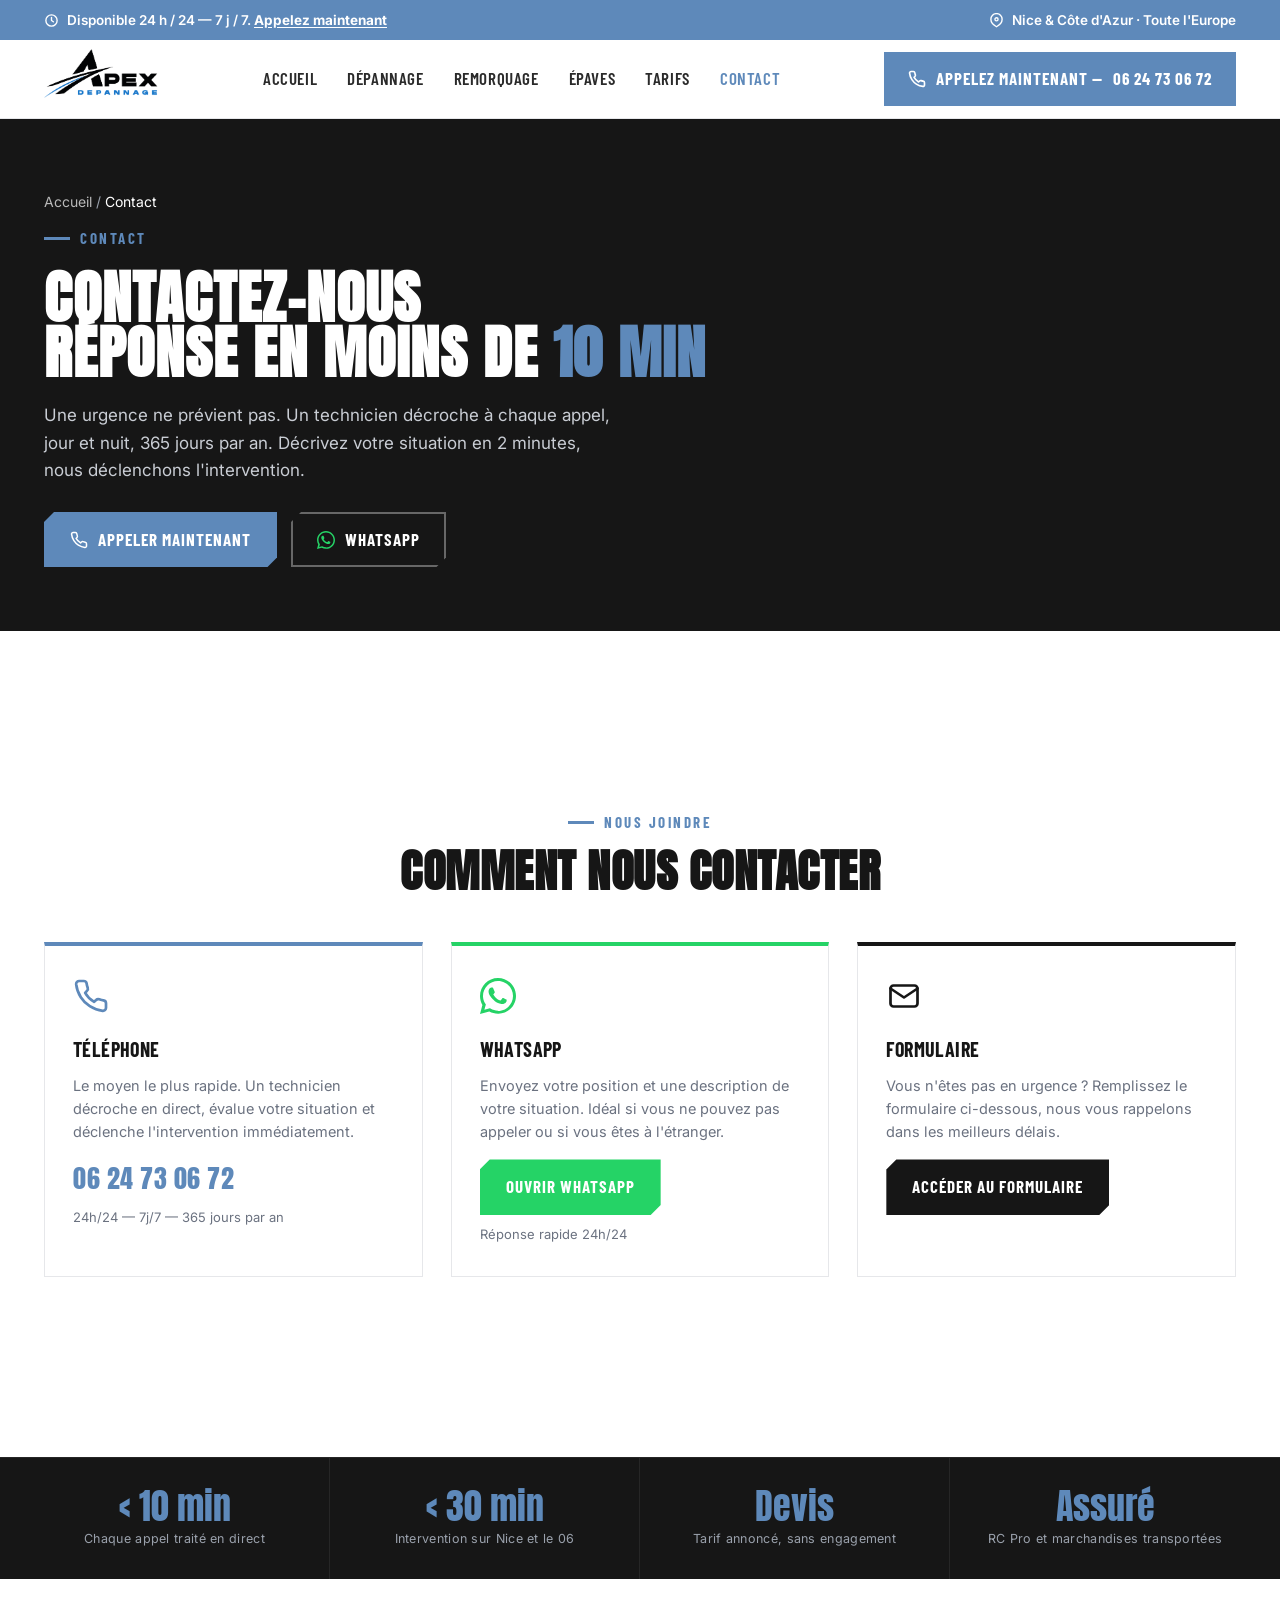
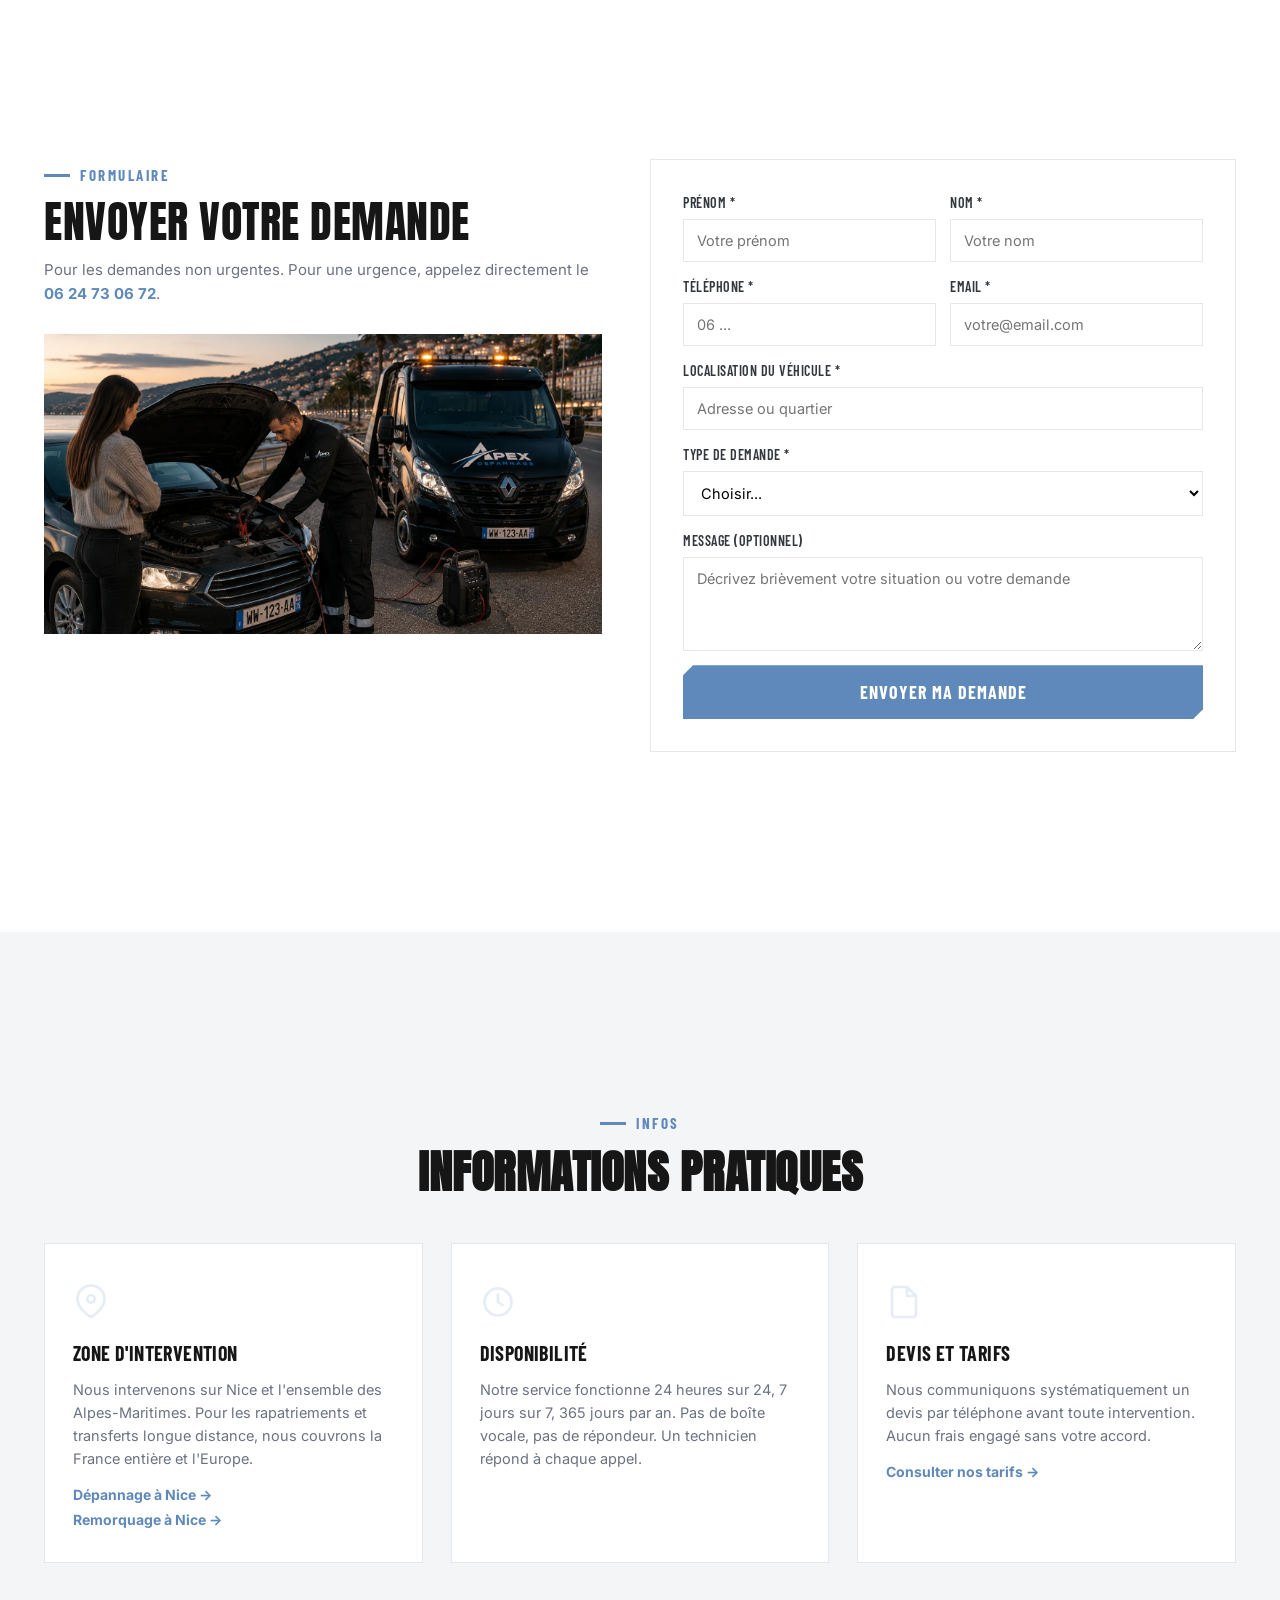
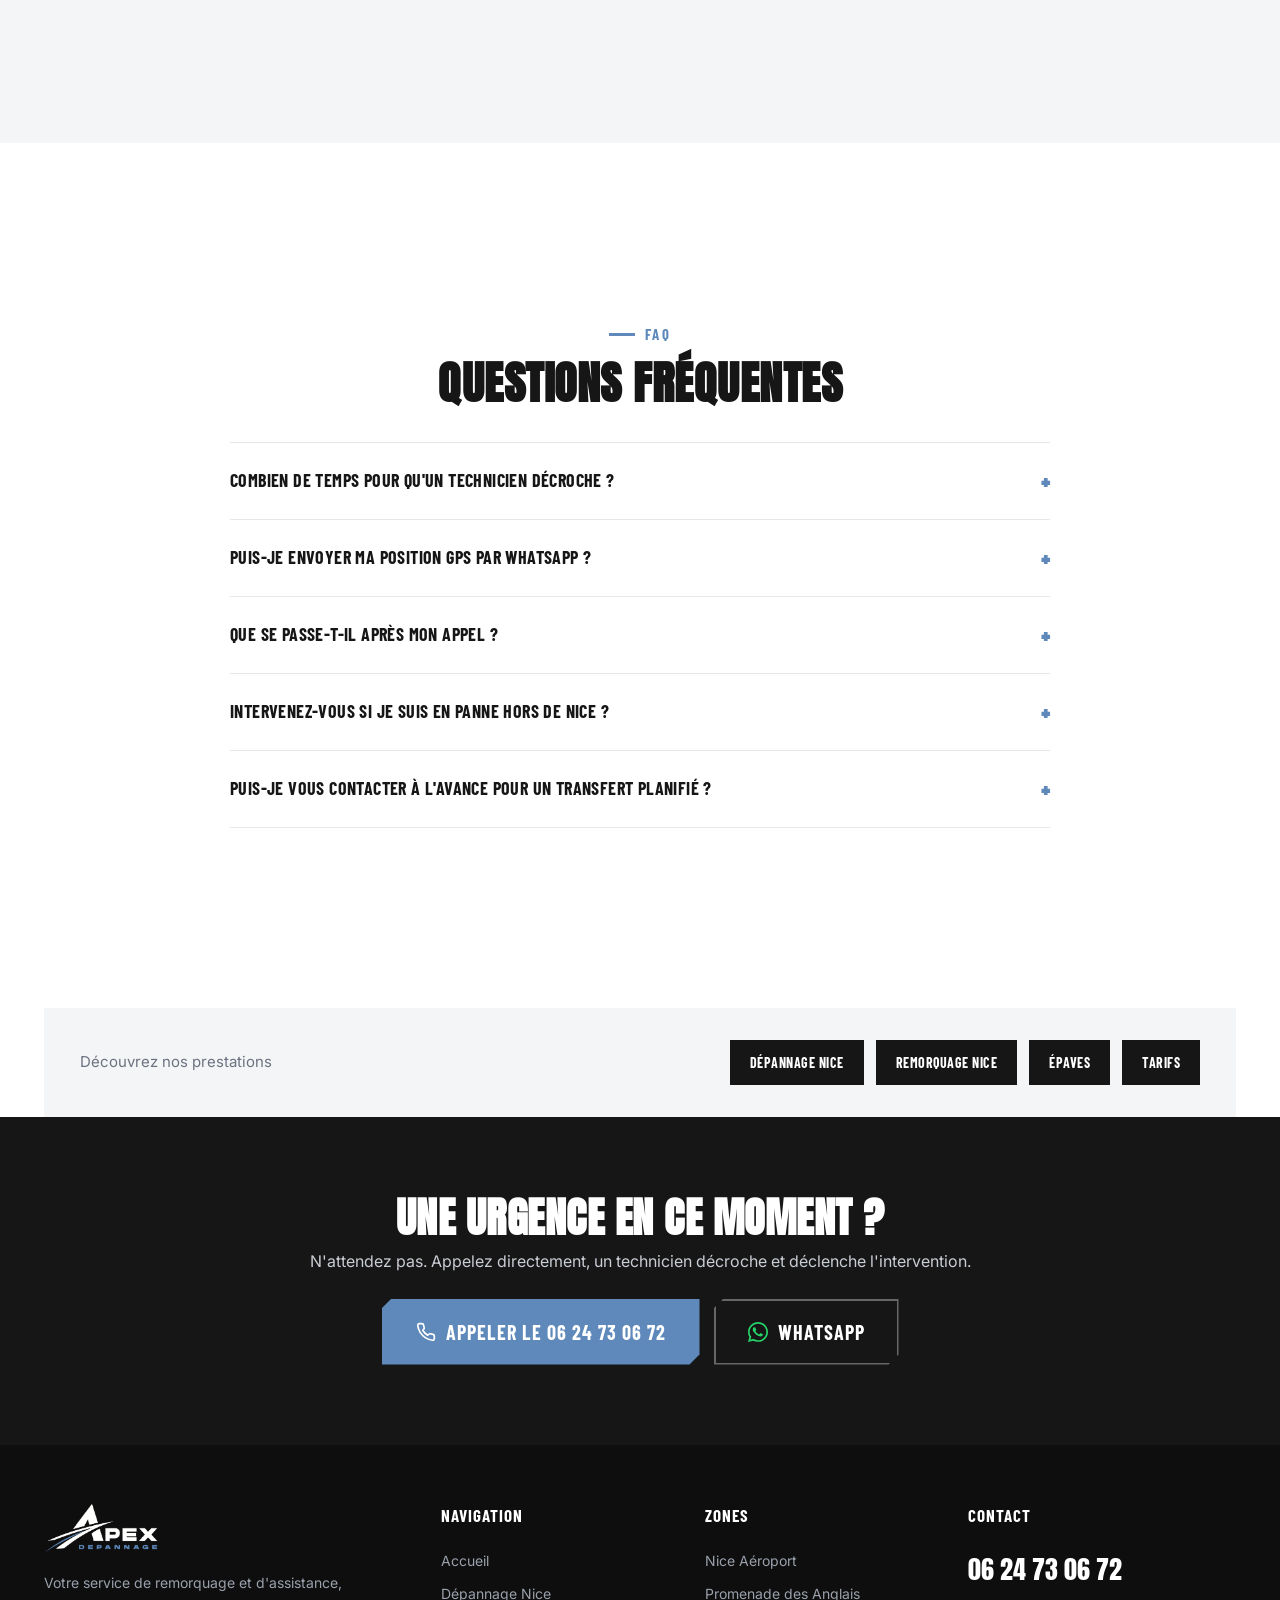
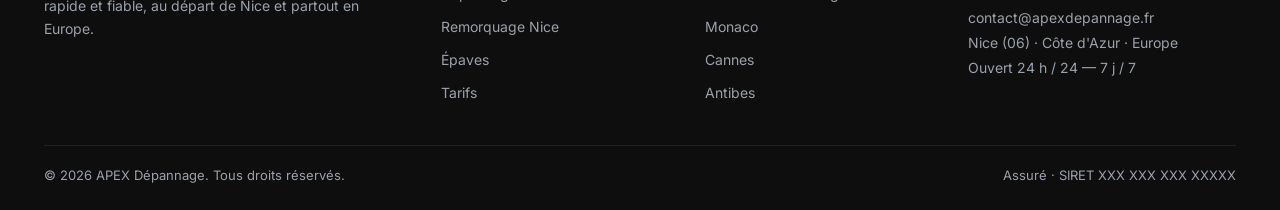
<file: contact.html>
<!DOCTYPE html>
<html lang="fr">
<head>
<meta charset="utf-8">
<meta name="viewport" content="width=device-width, initial-scale=1">
<title>Contact — Dépannage et remorquage Nice 24h/24 | Apex Dépannage</title>
<meta name="description" content="Contactez Apex Dépannage à Nice 24h/24 7j/7. Appelez le 06 24 73 06 72 ou envoyez votre position sur WhatsApp. Réponse en moins de 10 minutes, intervention en 30 minutes.">
<link rel="canonical" href="https://apexdepannage.fr/contact">
<meta name="theme-color" content="#171717">
<link rel="icon" type="image/png" href="/img/favicon.png">
<link rel="apple-touch-icon" href="/img/apple-touch-icon.png">
<meta property="og:title" content="Contact — Dépannage et remorquage Nice 24h/24">
<meta property="og:description" content="Appelez le 06 24 73 06 72, 24h/24, 7j/7. Réponse en moins de 10 minutes.">
<meta property="og:locale" content="fr_FR">
<meta property="og:image" content="https://apexdepannage.fr/img/panne-batterie.webp">
<link rel="preconnect" href="https://fonts.googleapis.com">
<link rel="preconnect" href="https://fonts.gstatic.com" crossorigin>
<link href="https://fonts.googleapis.com/css2?family=Anton&family=Barlow+Condensed:wght@500;600;700&family=Inter:wght@400;500;600;700;800&display=swap" rel="stylesheet">
<link rel="stylesheet" href="/style.css?v=85">
<script type="application/ld+json">
{"@context":"https://schema.org","@type":"LocalBusiness","name":"Apex Dépannage","telephone":"+33624730672","url":"https://apexdepannage.fr/contact","address":{"@type":"PostalAddress","addressLocality":"Nice","addressRegion":"Alpes-Maritimes","postalCode":"06000","addressCountry":"FR"},"openingHoursSpecification":{"@type":"OpeningHoursSpecification","dayOfWeek":["Monday","Tuesday","Wednesday","Thursday","Friday","Saturday","Sunday"],"opens":"00:00","closes":"23:59"},"areaServed":["Nice","Cannes","Antibes","Monaco","Menton","Alpes-Maritimes"]}
</script>
<script type="application/ld+json">
{"@context":"https://schema.org","@type":"FAQPage","mainEntity":[
{"@type":"Question","name":"Combien de temps pour qu'un technicien décroche ?","acceptedAnswer":{"@type":"Answer","text":"Immédiatement. Pas de boîte vocale, pas de menu automatique. Un technicien répond en direct à chaque appel, 24h/24."}},
{"@type":"Question","name":"Puis-je envoyer ma position GPS par WhatsApp ?","acceptedAnswer":{"@type":"Answer","text":"Oui, c'est même recommandé. Depuis WhatsApp, appuyez sur l'icône de pièce jointe, puis Position pour nous envoyer votre localisation exacte en temps réel."}},
{"@type":"Question","name":"Que se passe-t-il après mon appel ?","acceptedAnswer":{"@type":"Answer","text":"Nous évaluons votre situation par téléphone, nous vous annonçons un tarif, et si vous acceptez, nous déclenchons l'intervention immédiatement."}},
{"@type":"Question","name":"Intervenez-vous si je suis en panne hors de Nice ?","acceptedAnswer":{"@type":"Answer","text":"Oui. Nous couvrons tout le 06 et assurons les rapatriements depuis n'importe où en France ou en Europe."}},
{"@type":"Question","name":"Puis-je vous contacter à l'avance pour un transfert planifié ?","acceptedAnswer":{"@type":"Answer","text":"Oui. Pour un convoyage, un transfert ou un stockage planifié, utilisez le formulaire ou appelez-nous. Nous établissons un devis et planifions l'intervention à la date qui vous convient."}}
]}
</script>
</head>
<body>

<!-- UTILITY BAR -->
<div class="util"><div class="wrap"><div class="ic"><svg width="15" height="15" viewBox="0 0 24 24" fill="none" stroke="#fff" stroke-width="2.2" stroke-linecap="round" stroke-linejoin="round"><circle cx="12" cy="12" r="9"/><path d="M12 7v5l3 2"/></svg><span>Disponible 24&nbsp;h / 24 — 7&nbsp;j / 7. <span class="hide-mob"> <a href="tel:+33624730672">Appelez maintenant</a></span></span></div><div class="ic hide-sm"><svg width="15" height="15" viewBox="0 0 24 24" fill="none" stroke="#fff" stroke-width="2.2" stroke-linecap="round" stroke-linejoin="round"><path d="M21 10c0 7-9 12-9 12S3 17 3 10a9 9 0 0 1 18 0Z"/><circle cx="12" cy="10" r="2.5"/></svg><span>Nice &amp; Côte d'Azur · Toute l'Europe</span></div></div></div>

<!-- HEADER -->
<header><div class="wrap head">
  <a href="/" class="brand" aria-label="APEX Dépannage — accueil"><img src="/img/logo-new.png" alt="APEX Dépannage" width="720" height="315"></a>
  <nav class="main"><a href="/">Accueil</a><a href="/depannage-nice">Dépannage</a><a href="/remorquage-nice">Remorquage</a><a href="/enlevement-epaves-nice">Épaves</a><a href="/tarifs">Tarifs</a><a href="/contact" class="active">Contact</a></nav>
  <div class="head-cta">
    <a href="tel:+33624730672" class="head-cta-btn"><svg width="18" height="18" viewBox="0 0 24 24" fill="none" stroke="#fff" stroke-width="2.2" stroke-linecap="round" stroke-linejoin="round"><path d="M22 16.9v3a2 2 0 0 1-2.2 2 19.8 19.8 0 0 1-8.6-3.1 19.5 19.5 0 0 1-6-6 19.8 19.8 0 0 1-3.1-8.7A2 2 0 0 1 4.1 2h3a2 2 0 0 1 2 1.7c.1 1 .4 1.9.7 2.8a2 2 0 0 1-.5 2.1L8.1 9.9a16 16 0 0 0 6 6l1.3-1.2a2 2 0 0 1 2.1-.5c.9.3 1.8.6 2.8.7a2 2 0 0 1 1.7 2Z"/></svg><span class="hide-mob">Appelez maintenant — </span>06 24 73 06 72</a>
    <button class="burger" id="burger" aria-label="Ouvrir le menu"><svg width="28" height="28" viewBox="0 0 24 24" fill="none" stroke="#161616" stroke-width="2.4" stroke-linecap="round"><path d="M3 6h18M3 12h18M3 18h18"/></svg></button>
  </div>
</div></header>
<nav class="mobile" id="mnav"><a href="/">Accueil</a><a href="/depannage-nice">Dépannage Nice</a><a href="/remorquage-nice">Remorquage Nice</a><a href="/enlevement-epaves-nice">Épaves</a><a href="/tarifs">Tarifs</a><a href="/contact">Contact</a><a href="tel:+33624730672" class="btn btn-orange" style="margin-top:18px;justify-content:center">Appeler le 06 24 73 06 72</a></nav>
<div class="scrim" id="scrim"></div>

<!-- ===== 1. HERO ===== -->
<section class="page-hero" style="padding:72px 0 64px">
  <div class="wrap">
    <div class="breadcrumb"><a href="/" style="color:rgba(255,255,255,.7)">Accueil</a> / <span style="color:#fff">Contact</span></div>
    <span class="eyebrow">Contact</span>
    <h1 style="font-family:'Anton',sans-serif;text-transform:uppercase;font-size:clamp(32px,4.5vw,58px);line-height:.96;letter-spacing:1px;margin:14px 0 0;color:#fff">Contactez-nous<br>Réponse en moins de <span style="color:var(--orange)">10 min</span></h1>
    <p style="color:#C9CDD4;font-size:17px;line-height:1.6;max-width:580px;margin:22px 0 28px">Une urgence ne prévient pas. Un technicien décroche à chaque appel, jour et nuit, 365 jours par an. Décrivez votre situation en 2 minutes, nous déclenchons l'intervention.</p>
    <div style="display:flex;flex-wrap:wrap;gap:14px">
      <a href="tel:+33624730672" class="btn btn-orange"><svg width="18" height="18" viewBox="0 0 24 24" fill="none" stroke="#fff" stroke-width="2" stroke-linecap="round" stroke-linejoin="round"><path d="M22 16.9v3a2 2 0 0 1-2.2 2 19.8 19.8 0 0 1-8.6-3.1 19.5 19.5 0 0 1-6-6 19.8 19.8 0 0 1-3.1-8.7A2 2 0 0 1 4.1 2h3a2 2 0 0 1 2 1.7c.1 1 .4 1.9.7 2.8a2 2 0 0 1-.5 2.1L8.1 9.9a16 16 0 0 0 6 6l1.3-1.2a2 2 0 0 1 2.1-.5c.9.3 1.8.6 2.8.7a2 2 0 0 1 1.7 2Z"/></svg>Appeler maintenant</a>
      <a href="https://wa.me/33624730672" class="btn btn-ghost" target="_blank"><svg width="18" height="18" viewBox="0 0 24 24" fill="#25D366"><path d="M17.5 14.4c-.3-.1-1.7-.8-2-1-.3-.1-.5-.1-.7.2s-.8 1-1 1.2-.4.2-.7 0c-.3-.1-1.3-.5-2.4-1.5-.9-.8-1.5-1.8-1.7-2.1-.2-.3 0-.5.1-.6l.4-.5c.1-.2.2-.3.3-.5s.1-.3 0-.5-.7-1.7-1-2.3c-.2-.6-.5-.5-.7-.5h-.6c-.2 0-.5.1-.8.4s-1 1-1 2.4 1.1 2.8 1.2 3c.2.2 2.1 3.2 5.1 4.5.7.3 1.3.5 1.7.6.7.2 1.4.2 1.9.1.6-.1 1.7-.7 2-1.4.2-.7.2-1.2.2-1.4-.1-.1-.3-.2-.6-.3M12 21.8c-1.8 0-3.5-.5-5-1.4l-.4-.2-3.7 1 1-3.6-.3-.4C2.5 15.7 2 13.9 2 12 2 6.5 6.5 2 12 2s10 4.5 10 10-4.5 10-10 10m0-22C5.4 0 0 5.4 0 12c0 2.1.6 4.2 1.6 6L0 24l6.2-1.6c1.7.9 3.7 1.4 5.8 1.4C18.6 24 24 18.6 24 12S18.6 0 12 0"/></svg>WhatsApp</a>
    </div>
  </div>
</section>

<!-- ===== 2. CANAUX ===== -->
<section class="sec">
  <div class="wrap">
    <div class="sec-head center" style="margin-bottom:48px">
      <span class="eyebrow">Nous joindre</span>
      <h2>Comment nous contacter</h2>
    </div>
    <div class="process-grid">
      <div class="pstep" style="border-top:4px solid var(--orange)">
        <div style="margin-bottom:14px"><svg width="36" height="36" viewBox="0 0 24 24" fill="none" stroke="var(--orange)" stroke-width="1.8" stroke-linecap="round" stroke-linejoin="round"><path d="M22 16.9v3a2 2 0 0 1-2.2 2 19.8 19.8 0 0 1-8.6-3.1 19.5 19.5 0 0 1-6-6 19.8 19.8 0 0 1-3.1-8.7A2 2 0 0 1 4.1 2h3a2 2 0 0 1 2 1.7c.1 1 .4 1.9.7 2.8a2 2 0 0 1-.5 2.1L8.1 9.9a16 16 0 0 0 6 6l1.3-1.2a2 2 0 0 1 2.1-.5c.9.3 1.8.6 2.8.7a2 2 0 0 1 1.7 2Z"/></svg></div>
        <h3>Téléphone</h3>
        <p>Le moyen le plus rapide. Un technicien décroche en direct, évalue votre situation et déclenche l'intervention immédiatement.</p>
        <a href="tel:+33624730672" style="font-family:'Anton',sans-serif;font-size:26px;color:var(--orange);display:block;margin:16px 0 6px;letter-spacing:.5px">06 24 73 06 72</a>
        <span style="font-size:13px;color:var(--muted)">24h/24 — 7j/7 — 365 jours par an</span>
      </div>
      <div class="pstep" style="border-top:4px solid #25D366">
        <div style="margin-bottom:14px"><svg width="36" height="36" viewBox="0 0 24 24" fill="#25D366"><path d="M17.5 14.4c-.3-.1-1.7-.8-2-1-.3-.1-.5-.1-.7.2s-.8 1-1 1.2-.4.2-.7 0c-.3-.1-1.3-.5-2.4-1.5-.9-.8-1.5-1.8-1.7-2.1-.2-.3 0-.5.1-.6l.4-.5c.1-.2.2-.3.3-.5s.1-.3 0-.5-.7-1.7-1-2.3c-.2-.6-.5-.5-.7-.5h-.6c-.2 0-.5.1-.8.4s-1 1-1 2.4 1.1 2.8 1.2 3c.2.2 2.1 3.2 5.1 4.5.7.3 1.3.5 1.7.6.7.2 1.4.2 1.9.1.6-.1 1.7-.7 2-1.4.2-.7.2-1.2.2-1.4-.1-.1-.3-.2-.6-.3M12 21.8c-1.8 0-3.5-.5-5-1.4l-.4-.2-3.7 1 1-3.6-.3-.4C2.5 15.7 2 13.9 2 12 2 6.5 6.5 2 12 2s10 4.5 10 10-4.5 10-10 10m0-22C5.4 0 0 5.4 0 12c0 2.1.6 4.2 1.6 6L0 24l6.2-1.6c1.7.9 3.7 1.4 5.8 1.4C18.6 24 24 18.6 24 12S18.6 0 12 0"/></svg></div>
        <h3>WhatsApp</h3>
        <p>Envoyez votre position et une description de votre situation. Idéal si vous ne pouvez pas appeler ou si vous êtes à l'étranger.</p>
        <a href="https://wa.me/33624730672?text=Bonjour%2C+j%27ai+besoin+d%27une+intervention+%C3%A0+Nice." class="btn btn-orange" style="margin-top:16px;background:#25D366" target="_blank">Ouvrir WhatsApp</a>
        <span style="font-size:13px;color:var(--muted);display:block;margin-top:10px">Réponse rapide 24h/24</span>
      </div>
      <div class="pstep" style="border-top:4px solid var(--ink)">
        <div style="margin-bottom:14px"><svg width="36" height="36" viewBox="0 0 24 24" fill="none" stroke="var(--ink)" stroke-width="1.8" stroke-linecap="round" stroke-linejoin="round"><rect x="3" y="5" width="18" height="14" rx="2"/><path d="m3 7 9 6 9-6"/></svg></div>
        <h3>Formulaire</h3>
        <p>Vous n'êtes pas en urgence ? Remplissez le formulaire ci-dessous, nous vous rappelons dans les meilleurs délais.</p>
        <a href="#formulaire" class="btn btn-dark" style="margin-top:16px">Accéder au formulaire</a>
      </div>
    </div>
  </div>
</section>

<!-- ===== 3. REASSURANCE ===== -->
<div class="page-statbar">
  <div class="wrap">
    <div class="s"><div class="n">&lt; 10 min</div><div class="l">Chaque appel traité en direct</div></div>
    <div class="s"><div class="n">&lt; 30 min</div><div class="l">Intervention sur Nice et le 06</div></div>
    <div class="s"><div class="n">Devis</div><div class="l">Tarif annoncé, sans engagement</div></div>
    <div class="s"><div class="n">Assuré</div><div class="l">RC Pro et marchandises transportées</div></div>
  </div>
</div>

<!-- ===== 4. FORMULAIRE ===== -->
<section class="sec" id="formulaire">
  <div class="wrap">
    <div class="support-grid">
      <div>
        <span class="eyebrow">Formulaire</span>
        <h2 class="display" style="font-size:clamp(28px,3.4vw,44px);margin:14px 0 14px">Envoyer votre demande</h2>
        <p style="color:var(--muted);font-size:15px;line-height:1.6;margin:0 0 28px">Pour les demandes non urgentes. Pour une urgence, appelez directement le <a href="tel:+33624730672" style="color:var(--orange);font-weight:700">06 24 73 06 72</a>.</p>
        <img src="/img/panne-batterie.webp" alt="Intervention Apex de nuit à Nice" style="width:100%;height:300px;object-fit:cover;margin-top:20px">
      </div>
      <div class="form-card" style="border:1px solid var(--line)">
        <form id="contact-form">
          <div class="fgrid">
            <div class="field"><label>Prénom *</label><input name="prenom" required placeholder="Votre prénom"></div>
            <div class="field"><label>Nom *</label><input name="nom" required placeholder="Votre nom"></div>
            <div class="field"><label>Téléphone *</label><input name="tel" required placeholder="06 ..." inputmode="tel"></div>
            <div class="field"><label>Email *</label><input name="email" required placeholder="votre@email.com" type="email"></div>
            <div class="field full"><label>Localisation du véhicule *</label><input name="localisation" required placeholder="Adresse ou quartier"></div>
            <div class="field full"><label>Type de demande *</label>
              <select name="type" required>
                <option value="">Choisir...</option>
                <option>Dépannage sur place</option>
                <option>Remorquage</option>
                <option>Enlèvement épave</option>
                <option>Transfert véhicule</option>
                <option>Autre</option>
              </select>
            </div>
            <div class="field full"><label>Message (optionnel)</label><textarea name="message" rows="4" placeholder="Décrivez brièvement votre situation ou votre demande" style="resize:vertical"></textarea></div>
            <div class="field full"><button type="submit" id="contact-btn" class="btn btn-orange" style="width:100%;justify-content:center;font-size:18px;padding:16px 26px">Envoyer ma demande</button></div>
            <div id="contact-msg" style="display:none;margin-top:12px;padding:14px 18px;border-radius:8px;font-size:15px;font-weight:600"></div>
          </div>
        </form>
      </div>
    </div>
  </div>
</section>

<!-- ===== 5. INFOS PRATIQUES ===== -->
<section class="sec mist">
  <div class="wrap">
    <div class="sec-head center" style="margin-bottom:48px">
      <span class="eyebrow">Infos</span>
      <h2>Informations pratiques</h2>
    </div>
    <div class="process-grid">
      <div class="pstep">
        <div class="pstep-num" style="opacity:.15">
          <svg width="36" height="36" viewBox="0 0 24 24" fill="none" stroke="var(--orange)" stroke-width="1.8" stroke-linecap="round" stroke-linejoin="round"><path d="M21 10c0 7-9 12-9 12S3 17 3 10a9 9 0 0 1 18 0Z"/><circle cx="12" cy="10" r="2.5"/></svg>
        </div>
        <h3>Zone d'intervention</h3>
        <p>Nous intervenons sur Nice et l'ensemble des Alpes-Maritimes. Pour les rapatriements et transferts longue distance, nous couvrons la France entière et l'Europe.</p>
        <div style="margin-top:14px;display:flex;flex-direction:column;gap:4px">
          <a href="/depannage-nice" style="color:var(--orange);font-weight:700;font-size:14px">Dépannage à Nice →</a>
          <a href="/remorquage-nice" style="color:var(--orange);font-weight:700;font-size:14px">Remorquage à Nice →</a>
        </div>
      </div>
      <div class="pstep">
        <div class="pstep-num" style="opacity:.15">
          <svg width="36" height="36" viewBox="0 0 24 24" fill="none" stroke="var(--orange)" stroke-width="1.8" stroke-linecap="round" stroke-linejoin="round"><circle cx="12" cy="12" r="9"/><path d="M12 7v5l3 2"/></svg>
        </div>
        <h3>Disponibilité</h3>
        <p>Notre service fonctionne 24 heures sur 24, 7 jours sur 7, 365 jours par an. Pas de boîte vocale, pas de répondeur. Un technicien répond à chaque appel.</p>
      </div>
      <div class="pstep">
        <div class="pstep-num" style="opacity:.15">
          <svg width="36" height="36" viewBox="0 0 24 24" fill="none" stroke="var(--orange)" stroke-width="1.8" stroke-linecap="round" stroke-linejoin="round"><path d="M14 2H6a2 2 0 0 0-2 2v16a2 2 0 0 0 2 2h12a2 2 0 0 0 2-2V8Z"/><path d="M14 2v6h6"/></svg>
        </div>
        <h3>Devis et tarifs</h3>
        <p>Nous communiquons systématiquement un devis par téléphone avant toute intervention. Aucun frais engagé sans votre accord.</p>
        <a href="/tarifs" style="color:var(--orange);font-weight:700;font-size:14px;margin-top:14px;display:inline-block">Consulter nos tarifs →</a>
      </div>
    </div>
  </div>
</section>

<!-- ===== 6. FAQ ===== -->
<section class="sec">
  <div class="wrap">
    <div class="sec-head center" style="margin-bottom:36px">
      <span class="eyebrow">FAQ</span>
      <h2>Questions fréquentes</h2>
    </div>
    <div class="faq-list">
      <details class="faq-item"><summary>Combien de temps pour qu'un technicien décroche ?</summary><div class="faq-answer">Immédiatement. Pas de boîte vocale, pas de menu automatique. Un technicien répond en direct à chaque appel, 24h/24.</div></details>
      <details class="faq-item"><summary>Puis-je envoyer ma position GPS par WhatsApp ?</summary><div class="faq-answer">Oui, c'est même recommandé. Depuis WhatsApp, appuyez sur l'icône de pièce jointe, puis "Position" pour nous envoyer votre localisation exacte en temps réel.</div></details>
      <details class="faq-item"><summary>Que se passe-t-il après mon appel ?</summary><div class="faq-answer">Nous évaluons votre situation par téléphone, nous vous annonçons un tarif, et si vous acceptez, nous déclenchons l'intervention immédiatement. Vous recevez une estimation du délai d'arrivée.</div></details>
      <details class="faq-item"><summary>Intervenez-vous si je suis en panne hors de Nice ?</summary><div class="faq-answer">Oui. Nous couvrons tout le 06 et assurons les rapatriements depuis n'importe où en France ou en Europe. Appelez-nous, nous évaluons la faisabilité.</div></details>
      <details class="faq-item"><summary>Puis-je vous contacter à l'avance pour un transfert planifié ?</summary><div class="faq-answer">Oui. Pour un convoyage, un transfert ou un stockage planifié, utilisez le formulaire ci-dessus ou appelez-nous. Nous établissons un devis et planifions l'intervention à la date qui vous convient.</div></details>
    </div>
  </div>
</section>

<!-- ===== 7. MAILLAGE ===== -->
<div class="wrap" style="padding-bottom:0">
  <div class="maillage">
    <p>Découvrez nos prestations</p>
    <div class="maillage-links">
      <a href="/depannage-nice" class="maillage-link">Dépannage Nice</a>
      <a href="/remorquage-nice" class="maillage-link">Remorquage Nice</a>
      <a href="/enlevement-epaves-nice" class="maillage-link">Épaves</a>
      <a href="/tarifs" class="maillage-link">Tarifs</a>
    </div>
  </div>
</div>

<!-- ===== 8. CTA FINAL ===== -->
<section class="cta-block" style="padding:80px 0">
  <div class="wrap">
    <h2>Une urgence en ce moment ?</h2>
    <p>N'attendez pas. Appelez directement, un technicien décroche et déclenche l'intervention.</p>
    <div style="display:flex;flex-wrap:wrap;gap:14px;justify-content:center">
      <a href="tel:+33624730672" class="btn btn-orange" style="font-size:20px;padding:18px 34px"><svg width="20" height="20" viewBox="0 0 24 24" fill="none" stroke="#fff" stroke-width="2" stroke-linecap="round" stroke-linejoin="round"><path d="M22 16.9v3a2 2 0 0 1-2.2 2 19.8 19.8 0 0 1-8.6-3.1 19.5 19.5 0 0 1-6-6 19.8 19.8 0 0 1-3.1-8.7A2 2 0 0 1 4.1 2h3a2 2 0 0 1 2 1.7c.1 1 .4 1.9.7 2.8a2 2 0 0 1-.5 2.1L8.1 9.9a16 16 0 0 0 6 6l1.3-1.2a2 2 0 0 1 2.1-.5c.9.3 1.8.6 2.8.7a2 2 0 0 1 1.7 2Z"/></svg>Appeler le 06 24 73 06 72</a>
      <a href="https://wa.me/33624730672?text=Bonjour%2C+j%27ai+besoin+d%27une+intervention." class="btn btn-ghost" style="font-size:20px;padding:18px 34px" target="_blank"><svg width="20" height="20" viewBox="0 0 24 24" fill="#25D366"><path d="M17.5 14.4c-.3-.1-1.7-.8-2-1-.3-.1-.5-.1-.7.2s-.8 1-1 1.2-.4.2-.7 0c-.3-.1-1.3-.5-2.4-1.5-.9-.8-1.5-1.8-1.7-2.1-.2-.3 0-.5.1-.6l.4-.5c.1-.2.2-.3.3-.5s.1-.3 0-.5-.7-1.7-1-2.3c-.2-.6-.5-.5-.7-.5h-.6c-.2 0-.5.1-.8.4s-1 1-1 2.4 1.1 2.8 1.2 3c.2.2 2.1 3.2 5.1 4.5.7.3 1.3.5 1.7.6.7.2 1.4.2 1.9.1.6-.1 1.7-.7 2-1.4.2-.7.2-1.2.2-1.4-.1-.1-.3-.2-.6-.3M12 21.8c-1.8 0-3.5-.5-5-1.4l-.4-.2-3.7 1 1-3.6-.3-.4C2.5 15.7 2 13.9 2 12 2 6.5 6.5 2 12 2s10 4.5 10 10-4.5 10-10 10m0-22C5.4 0 0 5.4 0 12c0 2.1.6 4.2 1.6 6L0 24l6.2-1.6c1.7.9 3.7 1.4 5.8 1.4C18.6 24 24 18.6 24 12S18.6 0 12 0"/></svg>WhatsApp</a>
    </div>
  </div>
</section>

<!-- FOOTER -->
<footer><div class="wrap"><div class="foot-grid">
  <div class="foot-brand"><img src="/img/logo.png" alt="APEX Dépannage"><p>Votre service de remorquage et d'assistance, rapide et fiable, au départ de Nice et partout en Europe.</p></div>
  <div class="foot"><h4>Navigation</h4><a href="/">Accueil</a><a href="/depannage-nice">Dépannage Nice</a><a href="/remorquage-nice">Remorquage Nice</a><a href="/enlevement-epaves-nice">Épaves</a><a href="/tarifs">Tarifs</a></div>
  <div class="foot"><h4>Zones</h4><a href="/zones/depannage-nice-aeroport">Nice Aéroport</a><a href="/zones/depannage-nice-promenade-anglais">Promenade des Anglais</a><a href="/zones/depannage-monaco">Monaco</a><a href="/zones/depannage-cannes">Cannes</a><a href="/zones/depannage-antibes">Antibes</a></div>
  <div class="foot"><h4>Contact</h4><a href="tel:+33624730672" class="fphone">06 24 73 06 72</a><div style="font-size:14px;line-height:1.8">contact@apexdepannage.fr<br>Nice (06) · Côte d'Azur · Europe<br><span class="o">Ouvert 24 h / 24 — 7 j / 7</span></div></div>
</div><div class="foot-bottom"><span>© 2026 APEX Dépannage. Tous droits réservés.</span><span>Assuré · SIRET XXX XXX XXX XXXXX</span></div></div></footer>
<a href="tel:+33624730672" class="callbar"><svg width="20" height="20" viewBox="0 0 24 24" fill="none" stroke="#fff" stroke-width="2.2" stroke-linecap="round" stroke-linejoin="round"><path d="M22 16.9v3a2 2 0 0 1-2.2 2 19.8 19.8 0 0 1-8.6-3.1 19.5 19.5 0 0 1-6-6 19.8 19.8 0 0 1-3.1-8.7A2 2 0 0 1 4.1 2h3a2 2 0 0 1 2 1.7c.1 1 .4 1.9.7 2.8a2 2 0 0 1-.5 2.1L8.1 9.9a16 16 0 0 0 6 6l1.3-1.2a2 2 0 0 1 2.1-.5c.9.3 1.8.6 2.8.7a2 2 0 0 1 1.7 2Z"/></svg>Appeler — 06 24 73 06 72</a>

<script>
var burger=document.getElementById('burger'),mnav=document.getElementById('mnav'),scrim=document.getElementById('scrim');
function toggle(o){mnav.classList.toggle('open',o);scrim.classList.toggle('open',o);}
burger.addEventListener('click',function(){toggle(!mnav.classList.contains('open'));});
scrim.addEventListener('click',function(){toggle(false);});
mnav.addEventListener('click',function(e){if(e.target.tagName==='A')toggle(false);});

var cForm=document.getElementById('contact-form');
if(cForm){
  cForm.addEventListener('submit',function(e){
    e.preventDefault();
    var f=e.target;
    var btn=document.getElementById('contact-btn');
    var msg=document.getElementById('contact-msg');
    btn.disabled=true;btn.textContent='Envoi en cours…';
    fetch('/api/contact',{
      method:'POST',
      headers:{'Content-Type':'application/json'},
      body:JSON.stringify({
        prenom:f.prenom.value,nom:f.nom.value,tel:f.tel.value,
        email:f.email.value,localisation:f.localisation.value,
        type:f.type.value,message:f.message.value
      })
    }).then(function(r){return r.json();}).then(function(d){
      if(d.ok){
        msg.style.display='block';msg.style.background='#dcfce7';msg.style.color='#15803d';
        msg.textContent='Demande envoyée ! Nous vous recontactons très rapidement.';
        btn.textContent='Envoyé ✓';btn.style.background='#1f9d55';
        f.reset();
      } else {
        msg.style.display='block';msg.style.background='#fee2e2';msg.style.color='#b91c1c';
        msg.textContent='Erreur lors de l\'envoi. Appelez-nous directement au 06 24 73 06 72.';
        btn.disabled=false;btn.textContent='Envoyer ma demande';
      }
    }).catch(function(){
      msg.style.display='block';msg.style.background='#fee2e2';msg.style.color='#b91c1c';
      msg.textContent='Erreur réseau. Appelez-nous directement au 06 24 73 06 72.';
      btn.disabled=false;btn.textContent='Envoyer ma demande';
    });
  });
}
</script>
</body>
</html>
</file>
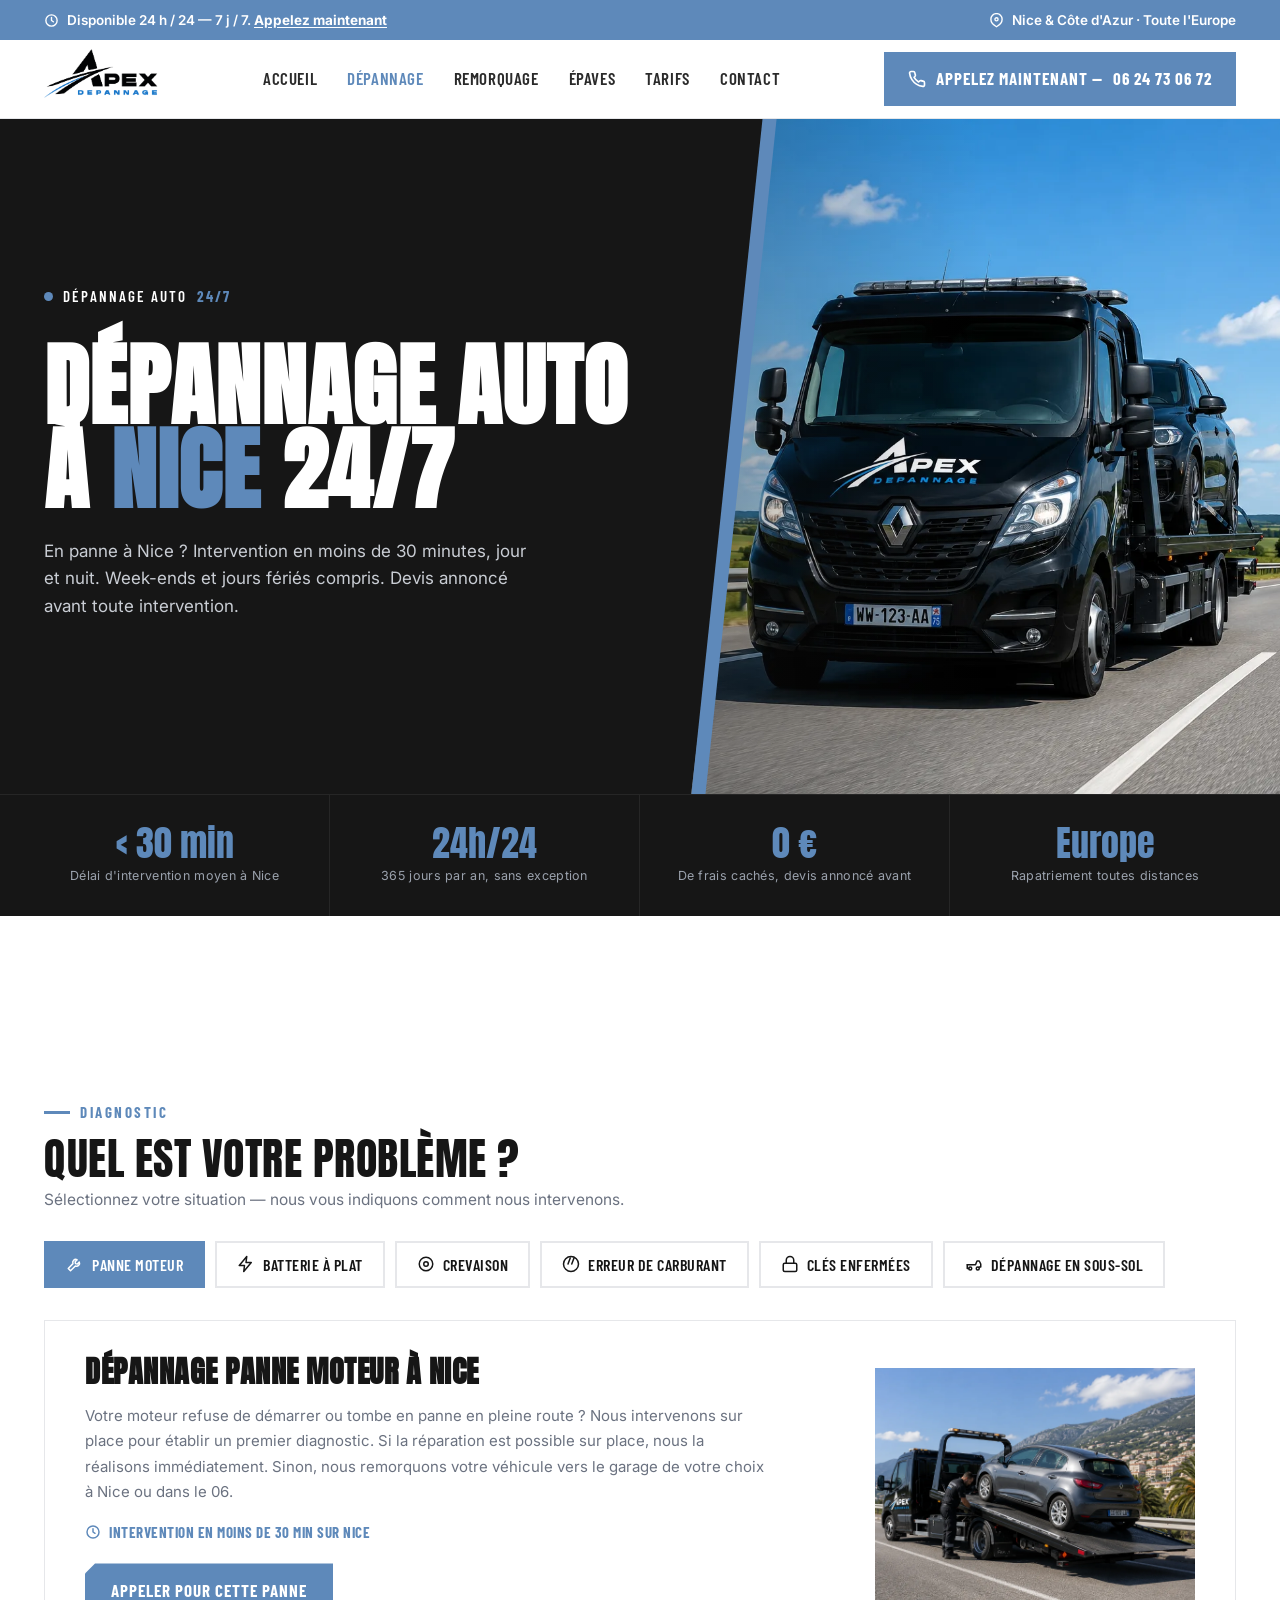
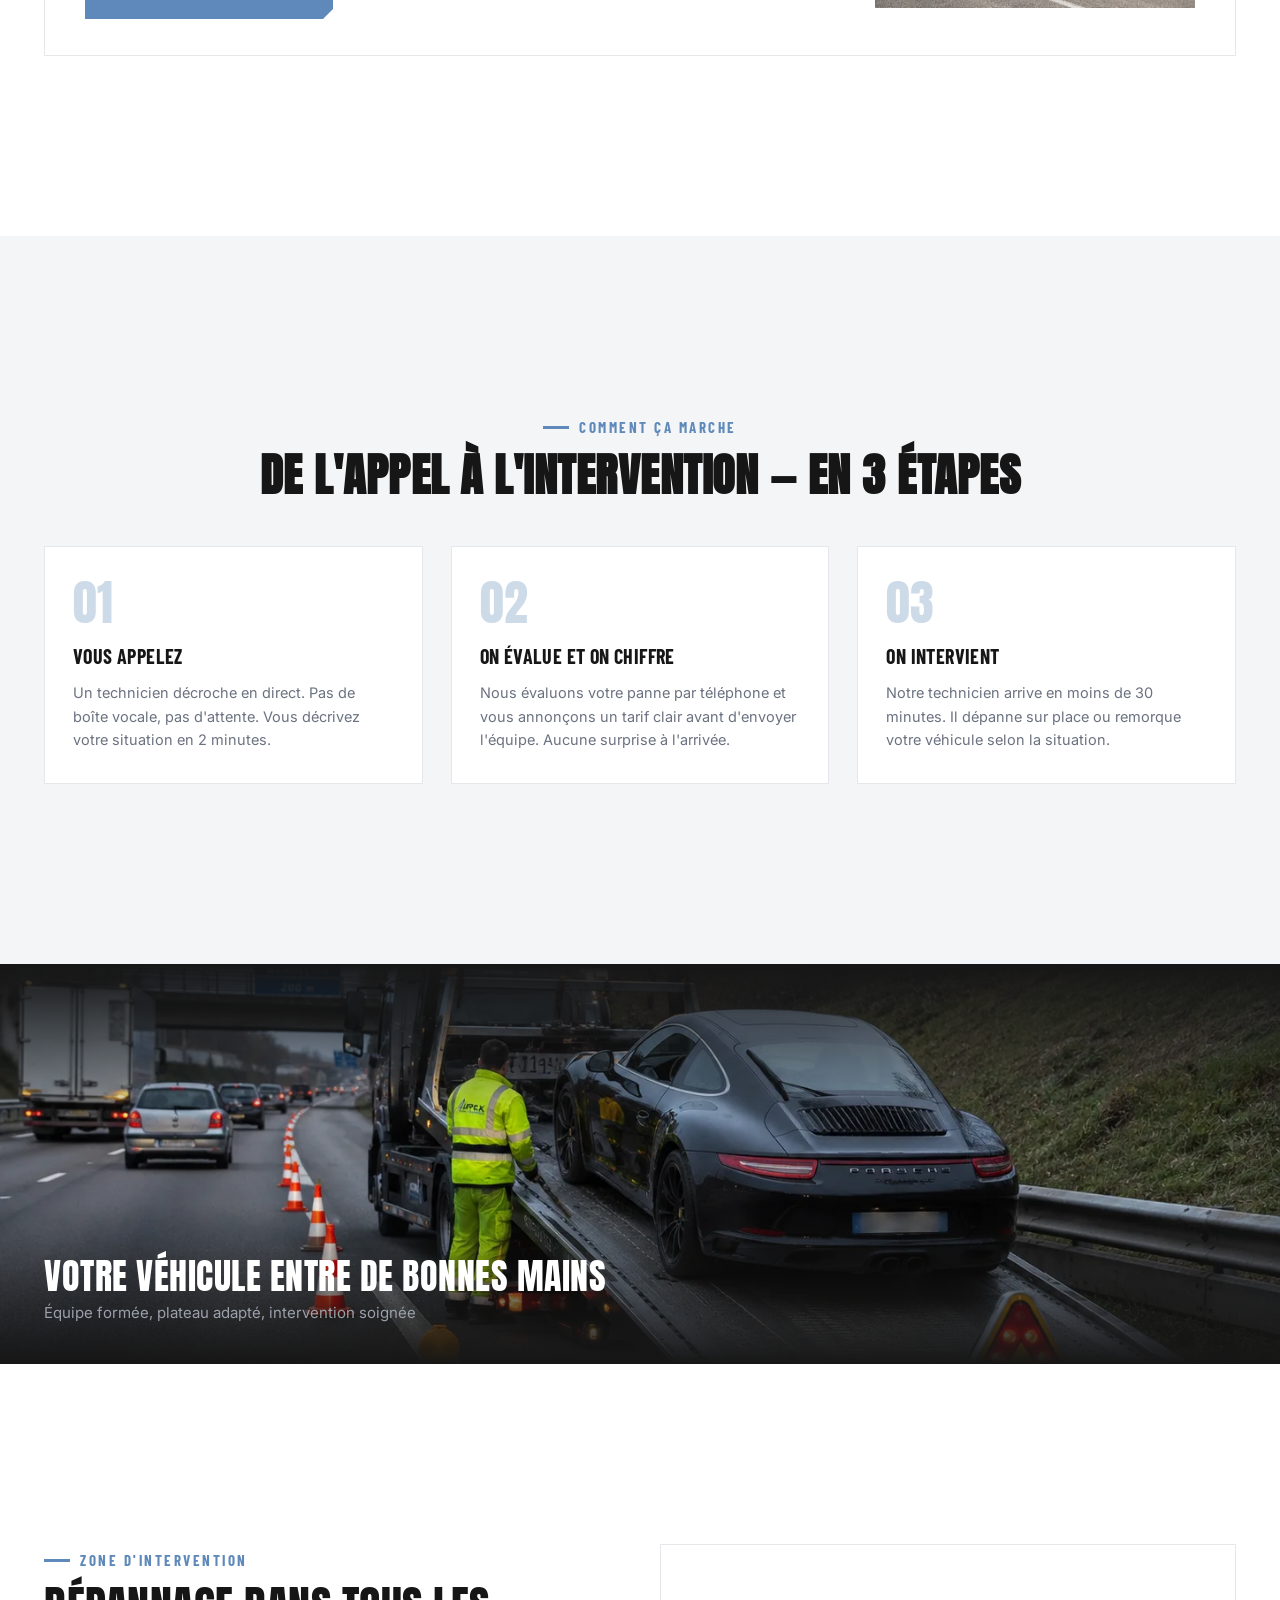
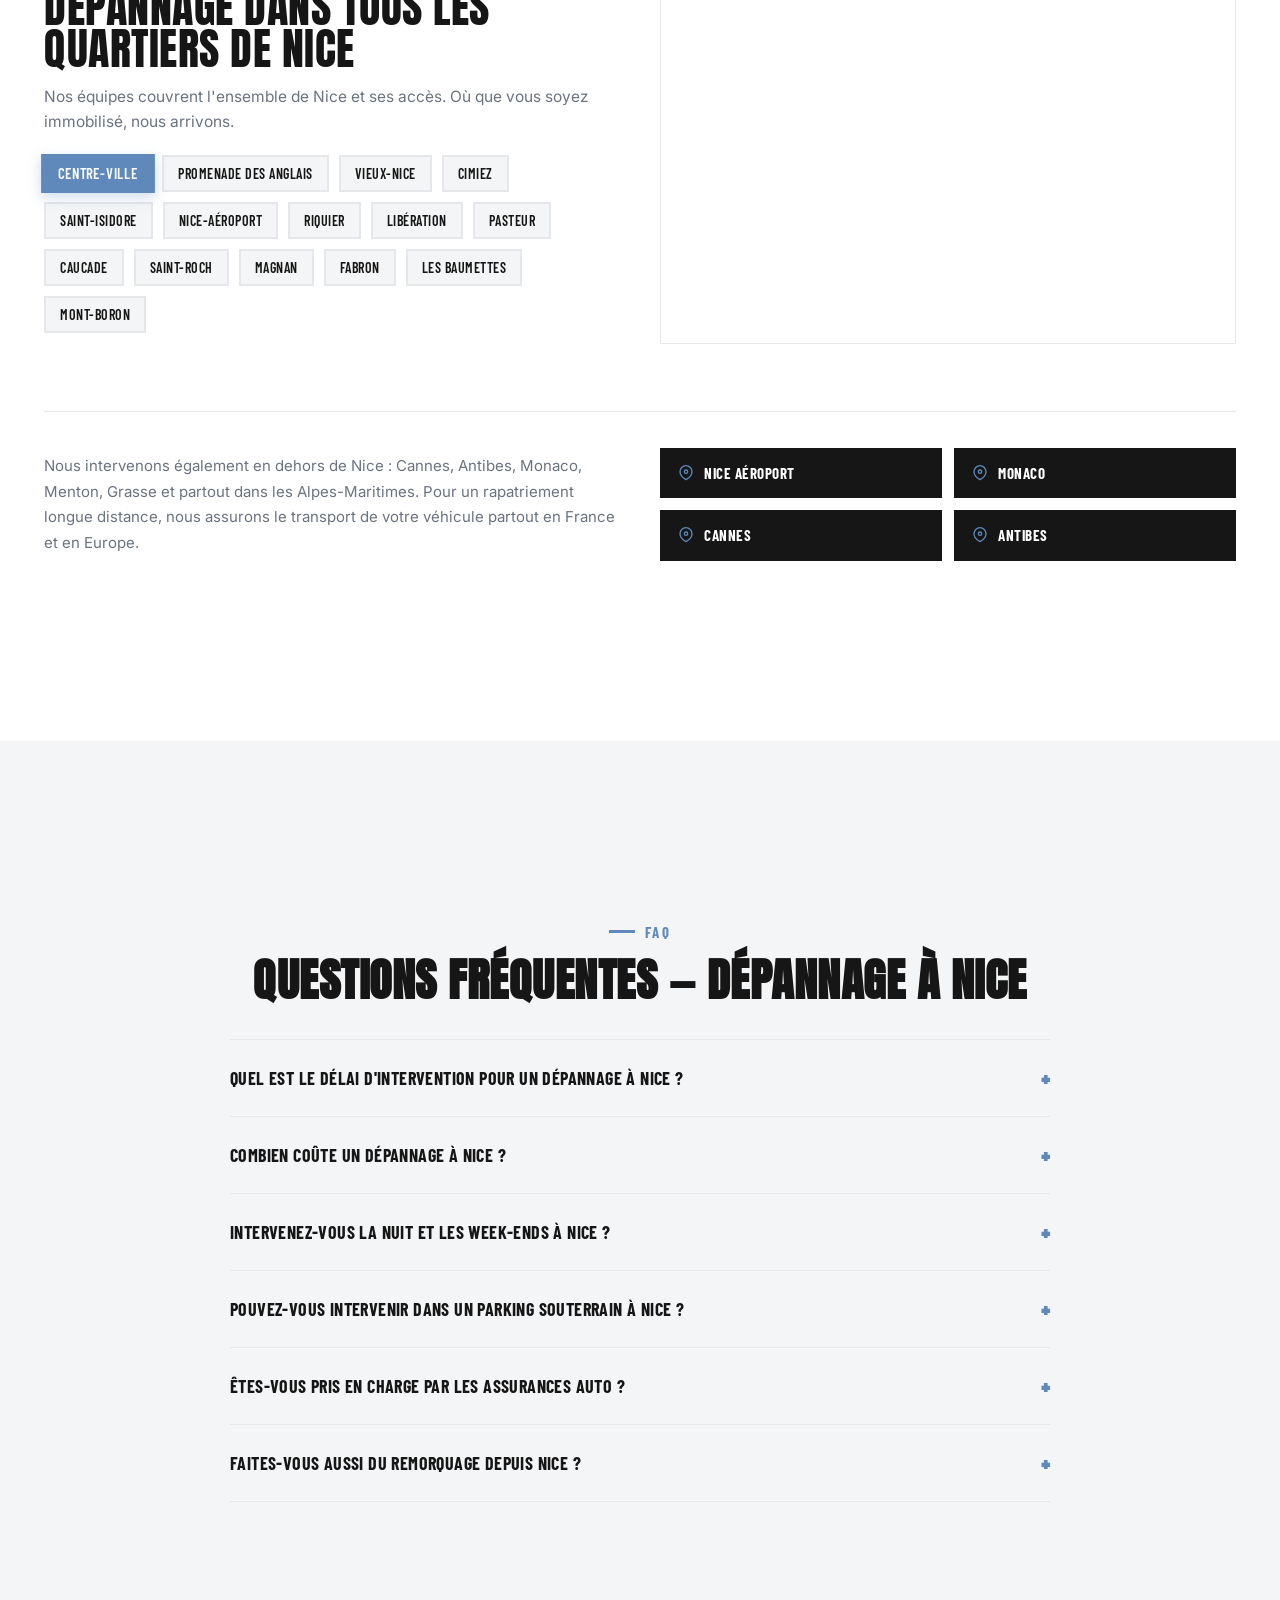
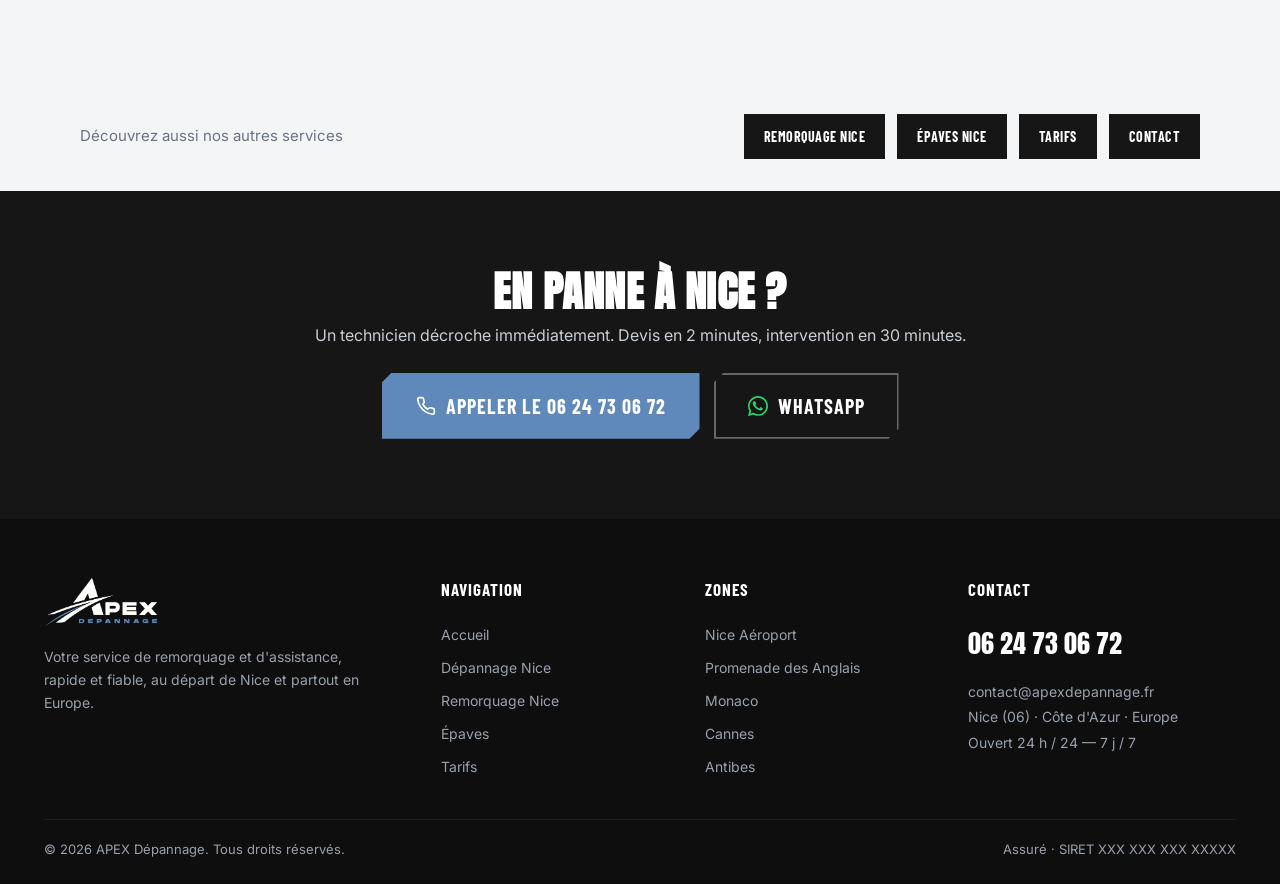
<file: depannage-nice.html>
<!DOCTYPE html>
<html lang="fr">
<head>
<meta charset="utf-8">
<meta name="viewport" content="width=device-width, initial-scale=1">
<title>Dépannage auto Nice 24h/24 — Intervention 30 min | Apex Dépannage</title>
<meta name="description" content="Dépannage voiture à Nice 24h/24 7j/7. Intervention en 30 minutes, devis avant engagement. Panne, batterie, crevaison, ouverture de porte. Appelez le 06 24 73 06 72.">
<link rel="canonical" href="https://apexdepannage.fr/depannage-nice">
<meta name="theme-color" content="#171717">
<link rel="icon" type="image/png" href="/img/favicon.png">
<link rel="apple-touch-icon" href="/img/apple-touch-icon.png">
<meta property="og:title" content="Dépannage auto Nice 24h/24 — Intervention 30 min">
<meta property="og:description" content="Dépannage voiture à Nice 24h/24 7j/7. Intervention en 30 minutes, devis avant engagement.">
<meta property="og:locale" content="fr_FR">
<meta property="og:image" content="https://apexdepannage.fr/img/about.webp">
<link rel="preconnect" href="https://fonts.googleapis.com">
<link rel="preconnect" href="https://fonts.gstatic.com" crossorigin>
<link href="https://fonts.googleapis.com/css2?family=Anton&family=Barlow+Condensed:wght@500;600;700&family=Inter:wght@400;500;600;700;800&display=swap" rel="stylesheet">
<link rel="stylesheet" href="/style.css?v=85">
<script type="application/ld+json">
{"@context":"https://schema.org","@type":"LocalBusiness","name":"Apex Dépannage","telephone":"+33624730672","url":"https://apexdepannage.fr/depannage-nice","address":{"@type":"PostalAddress","addressLocality":"Nice","addressRegion":"Alpes-Maritimes","postalCode":"06000","addressCountry":"FR"},"openingHoursSpecification":{"@type":"OpeningHoursSpecification","dayOfWeek":["Monday","Tuesday","Wednesday","Thursday","Friday","Saturday","Sunday"],"opens":"00:00","closes":"23:59"},"areaServed":["Nice","Cannes","Antibes","Monaco","Menton","Alpes-Maritimes"]}
</script>
<script type="application/ld+json">
{"@context":"https://schema.org","@type":"Service","serviceType":"Dépannage automobile","name":"Dépannage auto Nice","provider":{"@type":"LocalBusiness","name":"Apex Dépannage"},"areaServed":"Nice","availableChannel":{"@type":"ServiceChannel","servicePhone":"+33624730672"}}
</script>
<script type="application/ld+json">
{"@context":"https://schema.org","@type":"FAQPage","mainEntity":[
{"@type":"Question","name":"Quel est le délai d'intervention pour un dépannage à Nice ?","acceptedAnswer":{"@type":"Answer","text":"Nous intervenons en moyenne en moins de 30 minutes sur Nice. Le délai dépend de votre quartier et de l'heure d'appel, mais nos équipes sont mobiles et disponibles 24h/24 sur l'ensemble de la ville."}},
{"@type":"Question","name":"Combien coûte un dépannage à Nice ?","acceptedAnswer":{"@type":"Answer","text":"Le tarif dépend de la nature de la panne et de l'intervention nécessaire. Nous vous communiquons systématiquement un devis clair par téléphone avant d'intervenir. Les dépannages sur place débutent à partir de 80€."}},
{"@type":"Question","name":"Intervenez-vous la nuit et les week-ends à Nice ?","acceptedAnswer":{"@type":"Answer","text":"Oui, 24h/24 et 7j/7, week-ends et jours fériés compris. Pas de boîte vocale, pas de supplément de nuit caché dans nos tarifs."}},
{"@type":"Question","name":"Pouvez-vous intervenir dans un parking souterrain à Nice ?","acceptedAnswer":{"@type":"Answer","text":"Oui. Nous disposons de l'équipement spécifique pour intervenir dans les parkings souterrains de Nice, y compris pour les cas de batterie à plat ou de crevaison en sous-sol."}},
{"@type":"Question","name":"Êtes-vous pris en charge par les assurances auto ?","acceptedAnswer":{"@type":"Answer","text":"Oui. Nous travaillons avec les principales compagnies d'assistance et d'assurance auto. Avant d'appeler, vérifiez votre contrat d'assistance : vous pourriez être totalement couvert."}},
{"@type":"Question","name":"Faites-vous aussi du remorquage depuis Nice ?","acceptedAnswer":{"@type":"Answer","text":"Oui. Si votre véhicule ne peut pas être réparé sur place, nous assurons le remorquage vers le garage de votre choix à Nice, dans le 06, ou en longue distance partout en France et en Europe."}}
]}
</script>
</head>
<body>

<!-- UTILITY BAR -->
<div class="util"><div class="wrap"><div class="ic"><svg width="15" height="15" viewBox="0 0 24 24" fill="none" stroke="#fff" stroke-width="2.2" stroke-linecap="round" stroke-linejoin="round"><circle cx="12" cy="12" r="9"/><path d="M12 7v5l3 2"/></svg><span>Disponible 24&nbsp;h / 24 — 7&nbsp;j / 7. <span class="hide-mob"> <a href="tel:+33624730672">Appelez maintenant</a></span></span></div><div class="ic hide-sm"><svg width="15" height="15" viewBox="0 0 24 24" fill="none" stroke="#fff" stroke-width="2.2" stroke-linecap="round" stroke-linejoin="round"><path d="M21 10c0 7-9 12-9 12S3 17 3 10a9 9 0 0 1 18 0Z"/><circle cx="12" cy="10" r="2.5"/></svg><span>Nice &amp; Côte d'Azur · Toute l'Europe</span></div></div></div>

<!-- HEADER -->
<header><div class="wrap head">
  <a href="/" class="brand" aria-label="APEX Dépannage — accueil"><img src="/img/logo-new.png" alt="APEX Dépannage" width="720" height="315"></a>
  <nav class="main"><a href="/">Accueil</a><a href="/depannage-nice" class="active">Dépannage</a><a href="/remorquage-nice">Remorquage</a><a href="/enlevement-epaves-nice">Épaves</a><a href="/tarifs">Tarifs</a><a href="/contact">Contact</a></nav>
  <div class="head-cta">
    <a href="tel:+33624730672" class="head-cta-btn"><svg width="18" height="18" viewBox="0 0 24 24" fill="none" stroke="#fff" stroke-width="2.2" stroke-linecap="round" stroke-linejoin="round"><path d="M22 16.9v3a2 2 0 0 1-2.2 2 19.8 19.8 0 0 1-8.6-3.1 19.5 19.5 0 0 1-6-6 19.8 19.8 0 0 1-3.1-8.7A2 2 0 0 1 4.1 2h3a2 2 0 0 1 2 1.7c.1 1 .4 1.9.7 2.8a2 2 0 0 1-.5 2.1L8.1 9.9a16 16 0 0 0 6 6l1.3-1.2a2 2 0 0 1 2.1-.5c.9.3 1.8.6 2.8.7a2 2 0 0 1 1.7 2Z"/></svg><span class="hide-mob">Appelez maintenant — </span>06 24 73 06 72</a>
    <button class="burger" id="burger" aria-label="Ouvrir le menu"><svg width="28" height="28" viewBox="0 0 24 24" fill="none" stroke="#161616" stroke-width="2.4" stroke-linecap="round"><path d="M3 6h18M3 12h18M3 18h18"/></svg></button>
  </div>
</div></header>
<nav class="mobile" id="mnav"><a href="/">Accueil</a><a href="/depannage-nice">Dépannage Nice</a><a href="/remorquage-nice">Remorquage Nice</a><a href="/enlevement-epaves-nice">Épaves</a><a href="/tarifs">Tarifs</a><a href="/contact">Contact</a><a href="tel:+33624730672" class="btn btn-orange" style="margin-top:18px;justify-content:center">Appeler le 06 24 73 06 72</a></nav>
<div class="scrim" id="scrim"></div>

<!-- ===== 1. HERO ===== -->
<section class="hero" id="top">
  <div class="hero-right">
    <div class="hero-media" style="background:url('/img/about.webp?v=2') center/cover no-repeat;left:54%;clip-path:polygon(80px 0,100% 0,100% 100%,0 100%)"></div>
    <div class="hero-wedge" style="left:54%"><svg viewBox="0 0 80 100" preserveAspectRatio="none"><line x1="75" y1="-2" x2="5" y2="102" stroke="#5E89BA" stroke-width="14" vector-effect="non-scaling-stroke"/></svg></div>
  </div>
  <div class="wrap">
    <div class="hero-grid">
      <div class="hero-left">
        <div class="hero-eyebrow"><span class="dot"></span> Dépannage auto <b>24/7</b></div>
        <h1>Dépannage auto<br>à <span class="o">Nice</span> 24/7</h1>
        <p class="lead">En panne à Nice ? Intervention en moins de 30 minutes, jour et nuit.<span class="lead-long"> Week-ends et jours fériés compris. Devis annoncé avant toute intervention.</span></p>
      </div>
    </div>
  </div>
</section>

<!-- ===== 2. STATS ===== -->
<div class="page-statbar">
  <div class="wrap">
    <div class="s"><div class="n">&lt; 30 min</div><div class="l">Délai d'intervention moyen à Nice</div></div>
    <div class="s"><div class="n">24h/24</div><div class="l">365 jours par an, sans exception</div></div>
    <div class="s"><div class="n">0 €</div><div class="l">De frais cachés, devis annoncé avant</div></div>
    <div class="s"><div class="n">Europe</div><div class="l">Rapatriement toutes distances</div></div>
  </div>
</div>

<!-- ===== 3. SELECTEUR DE PANNE ===== -->
<section class="sec" id="pannes">
  <div class="wrap">
    <span class="eyebrow">Diagnostic</span>
    <h2 class="display" style="font-size:clamp(28px,3.4vw,44px);margin:14px 0 8px">Quel est votre problème ?</h2>
    <p style="color:var(--muted);font-size:15.5px;line-height:1.6;margin:0 0 28px">Sélectionnez votre situation — nous vous indiquons comment nous intervenons.</p>

    <div class="panne-tabs" id="panne-tabs">
      <button class="panne-tab on" data-panne="moteur"><svg width="18" height="18" viewBox="0 0 24 24" fill="none" stroke="currentColor" stroke-width="2" stroke-linecap="round" stroke-linejoin="round"><path d="M14.7 6.3a4 4 0 0 0-5.4 5.2L3 18l3 3 6.5-6.3a4 4 0 0 0 5.2-5.4l-2.6 2.6-2.5-.4-.4-2.5 2.5-2.3Z"/></svg>Panne moteur</button>
      <button class="panne-tab" data-panne="batterie"><svg width="18" height="18" viewBox="0 0 24 24" fill="none" stroke="currentColor" stroke-width="2" stroke-linecap="round" stroke-linejoin="round"><path d="M13 2 3 14h7l-1 8 10-12h-7l1-8Z"/></svg>Batterie à plat</button>
      <button class="panne-tab" data-panne="crevaison"><svg width="18" height="18" viewBox="0 0 24 24" fill="none" stroke="currentColor" stroke-width="2" stroke-linecap="round" stroke-linejoin="round"><circle cx="12" cy="12" r="9"/><circle cx="12" cy="12" r="3"/></svg>Crevaison</button>
      <button class="panne-tab" data-panne="carburant"><svg width="18" height="18" viewBox="0 0 24 24" fill="none" stroke="currentColor" stroke-width="2" stroke-linecap="round" stroke-linejoin="round"><path d="M12 22c5.5 0 10-4.5 10-10S17.5 2 12 2 2 6.5 2 12s4.5 10 10 10Z"/><path d="m8 12 3-8M13 12l3-8"/></svg>Erreur de carburant</button>
      <button class="panne-tab" data-panne="cles"><svg width="18" height="18" viewBox="0 0 24 24" fill="none" stroke="currentColor" stroke-width="2" stroke-linecap="round" stroke-linejoin="round"><rect x="3" y="11" width="18" height="11" rx="2"/><path d="M7 11V7a5 5 0 0 1 10 0v4"/></svg>Clés enfermées</button>
      <button class="panne-tab" data-panne="soussol"><svg width="18" height="18" viewBox="0 0 24 24" fill="none" stroke="currentColor" stroke-width="2" stroke-linecap="round" stroke-linejoin="round"><path d="M3 13h11l2-5h3l2 4v4h-2"/><circle cx="7" cy="18" r="2"/><circle cx="17" cy="18" r="2"/><path d="M5 18H3v-5"/></svg>Dépannage en sous-sol</button>
    </div>

    <div class="panne-content on" id="panne-moteur">
      <div>
        <h3>Dépannage panne moteur à Nice</h3>
        <p>Votre moteur refuse de démarrer ou tombe en panne en pleine route ? Nous intervenons sur place pour établir un premier diagnostic. Si la réparation est possible sur place, nous la réalisons immédiatement. Sinon, nous remorquons votre véhicule vers le garage de votre choix à Nice ou dans le 06.</p>
        <div class="delai"><svg width="16" height="16" viewBox="0 0 24 24" fill="none" stroke="var(--orange)" stroke-width="2.2" stroke-linecap="round" stroke-linejoin="round"><circle cx="12" cy="12" r="9"/><path d="M12 7v5l3 2"/></svg>Intervention en moins de 30 min sur Nice</div>
        <a href="tel:+33624730672" class="btn btn-orange">Appeler pour cette panne</a>
      </div>
      <img src="/img/panne-moteur.webp" alt="Technicien Apex charge une voiture sur plateau à Nice" class="panne-img">
    </div>
    <div class="panne-content" id="panne-batterie">
      <div>
        <h3>Batterie à plat à Nice — démarrage d'urgence</h3>
        <p>Batterie déchargée, véhicule qui ne démarre plus : nous intervenons avec notre équipement de démarrage d'urgence. Si la batterie est hors d'usage, nous pouvons la remplacer sur place toutes marques. Disponible 24h/24, y compris la nuit et le week-end.</p>
        <div class="delai"><svg width="16" height="16" viewBox="0 0 24 24" fill="none" stroke="var(--orange)" stroke-width="2.2" stroke-linecap="round" stroke-linejoin="round"><circle cx="12" cy="12" r="9"/><path d="M12 7v5l3 2"/></svg>Intervention en moins de 20 min sur Nice</div>
        <a href="tel:+33624730672" class="btn btn-orange">Appeler pour cette panne</a>
      </div>
      <img src="/img/panne-batterie.webp" alt="Dépannage batterie de nuit sur la Promenade des Anglais" class="panne-img">
    </div>
    <div class="panne-content" id="panne-crevaison">
      <div>
        <h3>Crevaison à Nice — changement de roue sur place</h3>
        <p>Pneu crevé en pleine rue, sur la Promenade ou en parking ? Nous intervenons pour changer votre roue sur place. Si vous n'avez pas de roue de secours ou si le pneu est irréparable, nous remorquons votre véhicule vers le pneumaticien de votre choix.</p>
        <div class="delai"><svg width="16" height="16" viewBox="0 0 24 24" fill="none" stroke="var(--orange)" stroke-width="2.2" stroke-linecap="round" stroke-linejoin="round"><circle cx="12" cy="12" r="9"/><path d="M12 7v5l3 2"/></svg>Intervention en moins de 25 min sur Nice</div>
        <a href="tel:+33624730672" class="btn btn-orange">Appeler pour cette panne</a>
      </div>
      <img src="/img/panne-crevaison.webp" alt="Intervention Apex dépannage crevaison à Nice" class="panne-img">
    </div>
    <div class="panne-content" id="panne-carburant">
      <div>
        <h3>Erreur de carburant à Nice — vidange d'urgence</h3>
        <p>Essence dans un diesel ou gazole dans un essence : ne démarrez surtout pas. Nous intervenons pour vider le réservoir et rincer le circuit avant tout démarrage. Une intervention rapide évite des dégâts moteur coûteux.</p>
        <div class="delai"><svg width="16" height="16" viewBox="0 0 24 24" fill="none" stroke="var(--orange)" stroke-width="2.2" stroke-linecap="round" stroke-linejoin="round"><circle cx="12" cy="12" r="9"/><path d="M12 7v5l3 2"/></svg>Intervention en moins de 30 min sur Nice</div>
        <a href="tel:+33624730672" class="btn btn-orange">Appeler pour cette panne</a>
      </div>
      <img src="/img/panne-nuit.webp" alt="Intervention Apex de nuit à Nice" class="panne-img">
    </div>
    <div class="panne-content" id="panne-cles">
      <div>
        <h3>Clés enfermées dans le véhicule à Nice</h3>
        <p>Clés oubliées à l'intérieur, portière verrouillée : nous ouvrons votre véhicule sans dommage sur la carrosserie ni sur la serrure. Intervention discrète et rapide, partout à Nice.</p>
        <div class="delai"><svg width="16" height="16" viewBox="0 0 24 24" fill="none" stroke="var(--orange)" stroke-width="2.2" stroke-linecap="round" stroke-linejoin="round"><circle cx="12" cy="12" r="9"/><path d="M12 7v5l3 2"/></svg>Intervention en moins de 25 min sur Nice</div>
        <a href="tel:+33624730672" class="btn btn-orange">Appeler pour cette panne</a>
      </div>
      <img src="/img/truck-porsche.webp" alt="Camion plateau Apex avec Porsche sur la Côte d'Azur" class="panne-img">
    </div>
    <div class="panne-content" id="panne-soussol">
      <div>
        <h3>Dépannage en parking souterrain à Nice</h3>
        <p>Panne en sous-sol, batterie à plat dans un parking, crevaison en underground : nous disposons de l'équipement adapté pour intervenir dans les parkings souterrains de Nice, y compris les niveaux les plus bas.</p>
        <div class="delai"><svg width="16" height="16" viewBox="0 0 24 24" fill="none" stroke="var(--orange)" stroke-width="2.2" stroke-linecap="round" stroke-linejoin="round"><circle cx="12" cy="12" r="9"/><path d="M12 7v5l3 2"/></svg>Intervention en moins de 30 min</div>
        <a href="tel:+33624730672" class="btn btn-orange">Appeler pour cette panne</a>
      </div>
      <img src="/img/panne-soussol.webp" alt="Dépannage en parking souterrain Nice" class="panne-img">
    </div>
  </div>
</section>

<!-- ===== 4. PROCESS ===== -->
<section class="sec mist">
  <div class="wrap">
    <div class="sec-head center" style="margin-bottom:48px">
      <span class="eyebrow">Comment ça marche</span>
      <h2>De l'appel à l'intervention — en 3 étapes</h2>
    </div>
    <div class="process-grid">
      <div class="pstep">
        <div class="pstep-num">01</div>
        <h3>Vous appelez</h3>
        <p>Un technicien décroche en direct. Pas de boîte vocale, pas d'attente. Vous décrivez votre situation en 2 minutes.</p>
      </div>
      <div class="pstep">
        <div class="pstep-num">02</div>
        <h3>On évalue et on chiffre</h3>
        <p>Nous évaluons votre panne par téléphone et vous annonçons un tarif clair avant d'envoyer l'équipe. Aucune surprise à l'arrivée.</p>
      </div>
      <div class="pstep">
        <div class="pstep-num">03</div>
        <h3>On intervient</h3>
        <p>Notre technicien arrive en moins de 30 minutes. Il dépanne sur place ou remorque votre véhicule selon la situation.</p>
      </div>
    </div>
  </div>
</section>

<!-- ===== IMAGE BREAK ===== -->
<div style="height:400px;background:url('/img/panne-crevaison.webp') center/cover no-repeat;position:relative">
  <div style="position:absolute;inset:0;background:linear-gradient(0deg,var(--ink) 0%,transparent 40%,transparent 60%,var(--ink) 100%)"></div>
  <div class="wrap" style="position:relative;z-index:2;height:100%;display:flex;align-items:flex-end;padding-bottom:40px">
    <div style="color:#fff">
      <div style="font-family:'Anton',sans-serif;text-transform:uppercase;font-size:clamp(24px,3vw,36px);letter-spacing:.5px;line-height:1">Votre véhicule entre de bonnes mains</div>
      <div style="color:var(--muted2);font-size:15px;margin-top:8px">Équipe formée, plateau adapté, intervention soignée</div>
    </div>
  </div>
</div>

<!-- ===== 5. ZONES NICE ===== -->
<section class="sec">
  <div class="wrap">
    <div class="zones-split">
      <div class="zones-split-left">
        <span class="eyebrow">Zone d'intervention</span>
        <h2 class="display" style="font-size:clamp(28px,3.4vw,44px);margin:14px 0 14px">Dépannage dans tous les quartiers de Nice</h2>
        <p style="color:var(--muted);font-size:15.5px;line-height:1.6;margin:0 0 20px">Nos équipes couvrent l'ensemble de Nice et ses accès. Où que vous soyez immobilisé, nous arrivons.</p>
        <div class="quartiers" id="quartier-pills">
          <button class="quartier on" data-lat="43.6955" data-lng="7.2716">Centre-ville</button>
          <button class="quartier" data-lat="43.6935" data-lng="7.2468">Promenade des Anglais</button>
          <button class="quartier" data-lat="43.6961" data-lng="7.2760">Vieux-Nice</button>
          <button class="quartier" data-lat="43.7175" data-lng="7.2751">Cimiez</button>
          <button class="quartier" data-lat="43.7270" data-lng="7.1990">Saint-Isidore</button>
          <button class="quartier" data-lat="43.6654" data-lng="7.2120">Nice-Aéroport</button>
          <button class="quartier" data-lat="43.7050" data-lng="7.2870">Riquier</button>
          <button class="quartier" data-lat="43.7080" data-lng="7.2690">Libération</button>
          <button class="quartier" data-lat="43.7160" data-lng="7.2550">Pasteur</button>
          <button class="quartier" data-lat="43.6930" data-lng="7.2250">Caucade</button>
          <button class="quartier" data-lat="43.7035" data-lng="7.2595">Saint-Roch</button>
          <button class="quartier" data-lat="43.6960" data-lng="7.2350">Magnan</button>
          <button class="quartier" data-lat="43.6890" data-lng="7.2180">Fabron</button>
          <button class="quartier" data-lat="43.6850" data-lng="7.2400">Les Baumettes</button>
          <button class="quartier" data-lat="43.6980" data-lng="7.2960">Mont-Boron</button>
        </div>
      </div>
      <div class="zones-split-map">
        <iframe id="quartier-map" src="https://www.google.com/maps/embed?pb=!1m14!1m12!1m3!1d8000!2d7.2716!3d43.6955!2m3!1f0!2f0!3f0!3m2!1i1024!2i768!4f13.1!5e0!3m2!1sen!2sfr" width="100%" height="100%" style="border:0" allowfullscreen loading="lazy"></iframe>
      </div>
    </div>
    <div class="zones-bottom-links">
      <div class="zones-bottom-text">
        <p>Nous intervenons également en dehors de Nice : Cannes, Antibes, Monaco, Menton, Grasse et partout dans les Alpes-Maritimes. Pour un rapatriement longue distance, nous assurons le transport de votre véhicule partout en France et en Europe.</p>
      </div>
      <div class="zones-link-grid">
        <a href="/zones/depannage-nice-aeroport" class="zones-link">
          <svg width="16" height="16" viewBox="0 0 24 24" fill="none" stroke="var(--orange)" stroke-width="2" stroke-linecap="round" stroke-linejoin="round"><path d="M21 10c0 7-9 12-9 12S3 17 3 10a9 9 0 0 1 18 0Z"/><circle cx="12" cy="10" r="2.5"/></svg>
          Nice Aéroport
        </a>
        <a href="/zones/depannage-monaco" class="zones-link">
          <svg width="16" height="16" viewBox="0 0 24 24" fill="none" stroke="var(--orange)" stroke-width="2" stroke-linecap="round" stroke-linejoin="round"><path d="M21 10c0 7-9 12-9 12S3 17 3 10a9 9 0 0 1 18 0Z"/><circle cx="12" cy="10" r="2.5"/></svg>
          Monaco
        </a>
        <a href="/zones/depannage-cannes" class="zones-link">
          <svg width="16" height="16" viewBox="0 0 24 24" fill="none" stroke="var(--orange)" stroke-width="2" stroke-linecap="round" stroke-linejoin="round"><path d="M21 10c0 7-9 12-9 12S3 17 3 10a9 9 0 0 1 18 0Z"/><circle cx="12" cy="10" r="2.5"/></svg>
          Cannes
        </a>
        <a href="/zones/depannage-antibes" class="zones-link">
          <svg width="16" height="16" viewBox="0 0 24 24" fill="none" stroke="var(--orange)" stroke-width="2" stroke-linecap="round" stroke-linejoin="round"><path d="M21 10c0 7-9 12-9 12S3 17 3 10a9 9 0 0 1 18 0Z"/><circle cx="12" cy="10" r="2.5"/></svg>
          Antibes
        </a>
      </div>
    </div>
  </div>
</section>

<!-- ===== 6. FAQ ===== -->
<section class="sec mist">
  <div class="wrap">
    <div class="sec-head center" style="margin-bottom:36px">
      <span class="eyebrow">FAQ</span>
      <h2>Questions fréquentes — Dépannage à Nice</h2>
    </div>
    <div class="faq-list">
      <details class="faq-item"><summary>Quel est le délai d'intervention pour un dépannage à Nice ?</summary><div class="faq-answer">Nous intervenons en moyenne en moins de 30 minutes sur Nice. Le délai dépend de votre quartier et de l'heure d'appel, mais nos équipes sont mobiles et disponibles 24h/24 sur l'ensemble de la ville.</div></details>
      <details class="faq-item"><summary>Combien coûte un dépannage à Nice ?</summary><div class="faq-answer">Le tarif dépend de la nature de la panne et de l'intervention nécessaire. Nous vous communiquons systématiquement un devis clair par téléphone avant d'intervenir. Les dépannages sur place débutent à partir de 100 €. <a href="/tarifs" style="color:var(--orange);font-weight:600">Voir tous nos tarifs</a>.</div></details>
      <details class="faq-item"><summary>Intervenez-vous la nuit et les week-ends à Nice ?</summary><div class="faq-answer">Oui, 24h/24 et 7j/7, week-ends et jours fériés compris. Pas de boîte vocale, pas de supplément de nuit caché dans nos tarifs.</div></details>
      <details class="faq-item"><summary>Pouvez-vous intervenir dans un parking souterrain à Nice ?</summary><div class="faq-answer">Oui. Nous disposons de l'équipement spécifique pour intervenir dans les parkings souterrains de Nice, y compris pour les cas de batterie à plat ou de crevaison en sous-sol.</div></details>
      <details class="faq-item"><summary>Êtes-vous pris en charge par les assurances auto ?</summary><div class="faq-answer">Oui. Nous travaillons avec les principales compagnies d'assistance et d'assurance auto. Avant d'appeler, vérifiez votre contrat d'assistance : vous pourriez être totalement couvert.</div></details>
      <details class="faq-item"><summary>Faites-vous aussi du remorquage depuis Nice ?</summary><div class="faq-answer">Oui. Si votre véhicule ne peut pas être réparé sur place, nous assurons le <a href="/remorquage-nice" style="color:var(--orange);font-weight:600">remorquage</a> vers le garage de votre choix à Nice, dans le 06, ou en longue distance partout en France et en Europe. Consultez notre page <a href="/remorquage-nice" style="color:var(--orange);font-weight:600">remorquage à Nice</a> pour plus de détails.</div></details>
    </div>
  </div>
</section>

<!-- ===== MAILLAGE ===== -->
<div style="background:var(--mist)"><div class="wrap">
  <div class="maillage">
    <p>Découvrez aussi nos autres services</p>
    <div class="maillage-links">
      <a href="/remorquage-nice" class="maillage-link">Remorquage Nice</a>
      <a href="/enlevement-epaves-nice" class="maillage-link">Épaves Nice</a>
      <a href="/tarifs" class="maillage-link">Tarifs</a>
      <a href="/contact" class="maillage-link">Contact</a>
    </div>
  </div>
</div></div>

<!-- ===== 7. CTA FINAL ===== -->
<section class="cta-block" style="padding:80px 0">
  <div class="wrap">
    <h2>En panne à Nice ?</h2>
    <p>Un technicien décroche immédiatement. Devis en 2 minutes, intervention en 30 minutes.</p>
    <div style="display:flex;flex-wrap:wrap;gap:14px;justify-content:center">
      <a href="tel:+33624730672" class="btn btn-orange" style="font-size:20px;padding:18px 34px">
        <svg width="20" height="20" viewBox="0 0 24 24" fill="none" stroke="#fff" stroke-width="2" stroke-linecap="round" stroke-linejoin="round"><path d="M22 16.9v3a2 2 0 0 1-2.2 2 19.8 19.8 0 0 1-8.6-3.1 19.5 19.5 0 0 1-6-6 19.8 19.8 0 0 1-3.1-8.7A2 2 0 0 1 4.1 2h3a2 2 0 0 1 2 1.7c.1 1 .4 1.9.7 2.8a2 2 0 0 1-.5 2.1L8.1 9.9a16 16 0 0 0 6 6l1.3-1.2a2 2 0 0 1 2.1-.5c.9.3 1.8.6 2.8.7a2 2 0 0 1 1.7 2Z"/></svg>
        Appeler le 06 24 73 06 72
      </a>
      <a href="https://wa.me/33624730672?text=Bonjour%2C+j%27ai+besoin+d%27un+d%C3%A9pannage+%C3%A0+Nice." class="btn btn-ghost" style="font-size:20px;padding:18px 34px" target="_blank">
        <svg width="20" height="20" viewBox="0 0 24 24" fill="#25D366"><path d="M17.5 14.4c-.3-.1-1.7-.8-2-1-.3-.1-.5-.1-.7.2s-.8 1-1 1.2-.4.2-.7 0c-.3-.1-1.3-.5-2.4-1.5-.9-.8-1.5-1.8-1.7-2.1-.2-.3 0-.5.1-.6l.4-.5c.1-.2.2-.3.3-.5s.1-.3 0-.5-.7-1.7-1-2.3c-.2-.6-.5-.5-.7-.5h-.6c-.2 0-.5.1-.8.4s-1 1-1 2.4 1.1 2.8 1.2 3c.2.2 2.1 3.2 5.1 4.5.7.3 1.3.5 1.7.6.7.2 1.4.2 1.9.1.6-.1 1.7-.7 2-1.4.2-.7.2-1.2.2-1.4-.1-.1-.3-.2-.6-.3M12 21.8c-1.8 0-3.5-.5-5-1.4l-.4-.2-3.7 1 1-3.6-.3-.4C2.5 15.7 2 13.9 2 12 2 6.5 6.5 2 12 2s10 4.5 10 10-4.5 10-10 10m0-22C5.4 0 0 5.4 0 12c0 2.1.6 4.2 1.6 6L0 24l6.2-1.6c1.7.9 3.7 1.4 5.8 1.4C18.6 24 24 18.6 24 12S18.6 0 12 0"/></svg>
        WhatsApp
      </a>
    </div>
  </div>
</section>

<!-- FOOTER -->
<footer><div class="wrap"><div class="foot-grid">
  <div class="foot-brand"><img src="/img/logo.png" alt="APEX Dépannage"><p>Votre service de remorquage et d'assistance, rapide et fiable, au départ de Nice et partout en Europe.</p></div>
  <div class="foot"><h4>Navigation</h4><a href="/">Accueil</a><a href="/depannage-nice">Dépannage Nice</a><a href="/remorquage-nice">Remorquage Nice</a><a href="/enlevement-epaves-nice">Épaves</a><a href="/tarifs">Tarifs</a></div>
  <div class="foot"><h4>Zones</h4><a href="/zones/depannage-nice-aeroport">Nice Aéroport</a><a href="/zones/depannage-nice-promenade-anglais">Promenade des Anglais</a><a href="/zones/depannage-monaco">Monaco</a><a href="/zones/depannage-cannes">Cannes</a><a href="/zones/depannage-antibes">Antibes</a></div>
  <div class="foot"><h4>Contact</h4><a href="tel:+33624730672" class="fphone">06 24 73 06 72</a><div style="font-size:14px;line-height:1.8">contact@apexdepannage.fr<br>Nice (06) · Côte d'Azur · Europe<br><span class="o">Ouvert 24 h / 24 — 7 j / 7</span></div></div>
</div><div class="foot-bottom"><span>© 2026 APEX Dépannage. Tous droits réservés.</span><span>Assuré · SIRET XXX XXX XXX XXXXX</span></div></div></footer>

<a href="tel:+33624730672" class="callbar"><svg width="20" height="20" viewBox="0 0 24 24" fill="none" stroke="#fff" stroke-width="2.2" stroke-linecap="round" stroke-linejoin="round"><path d="M22 16.9v3a2 2 0 0 1-2.2 2 19.8 19.8 0 0 1-8.6-3.1 19.5 19.5 0 0 1-6-6 19.8 19.8 0 0 1-3.1-8.7A2 2 0 0 1 4.1 2h3a2 2 0 0 1 2 1.7c.1 1 .4 1.9.7 2.8a2 2 0 0 1-.5 2.1L8.1 9.9a16 16 0 0 0 6 6l1.3-1.2a2 2 0 0 1 2.1-.5c.9.3 1.8.6 2.8.7a2 2 0 0 1 1.7 2Z"/></svg>Appeler — 06 24 73 06 72</a>

<script>
var burger=document.getElementById('burger'),mnav=document.getElementById('mnav'),scrim=document.getElementById('scrim');
function toggle(o){mnav.classList.toggle('open',o);scrim.classList.toggle('open',o);}
burger.addEventListener('click',function(){toggle(!mnav.classList.contains('open'));});
scrim.addEventListener('click',function(){toggle(false);});
mnav.addEventListener('click',function(e){if(e.target.tagName==='A')toggle(false);});

var qPills=document.querySelectorAll('#quartier-pills .quartier');
var qMap=document.getElementById('quartier-map');
if(qPills.length&&qMap){
  qPills.forEach(function(q){
    q.addEventListener('click',function(){
      qPills.forEach(function(x){x.classList.remove('on');});
      q.classList.add('on');
      var lat=q.dataset.lat,lng=q.dataset.lng;
      qMap.src='https://www.google.com/maps/embed?pb=!1m14!1m12!1m3!1d3000!2d'+lng+'!3d'+lat+'!2m3!1f0!2f0!3f0!3m2!1i1024!2i768!4f13.1!5e0!3m2!1sen!2sfr';
    });
  });
}

document.querySelectorAll('.panne-tab').forEach(function(tab){
  tab.addEventListener('click',function(){
    document.querySelectorAll('.panne-tab').forEach(function(t){t.classList.remove('on');});
    document.querySelectorAll('.panne-content').forEach(function(c){c.classList.remove('on');});
    tab.classList.add('on');
    document.getElementById('panne-'+tab.dataset.panne).classList.add('on');
  });
});
</script>
</body>
</html>
</file>
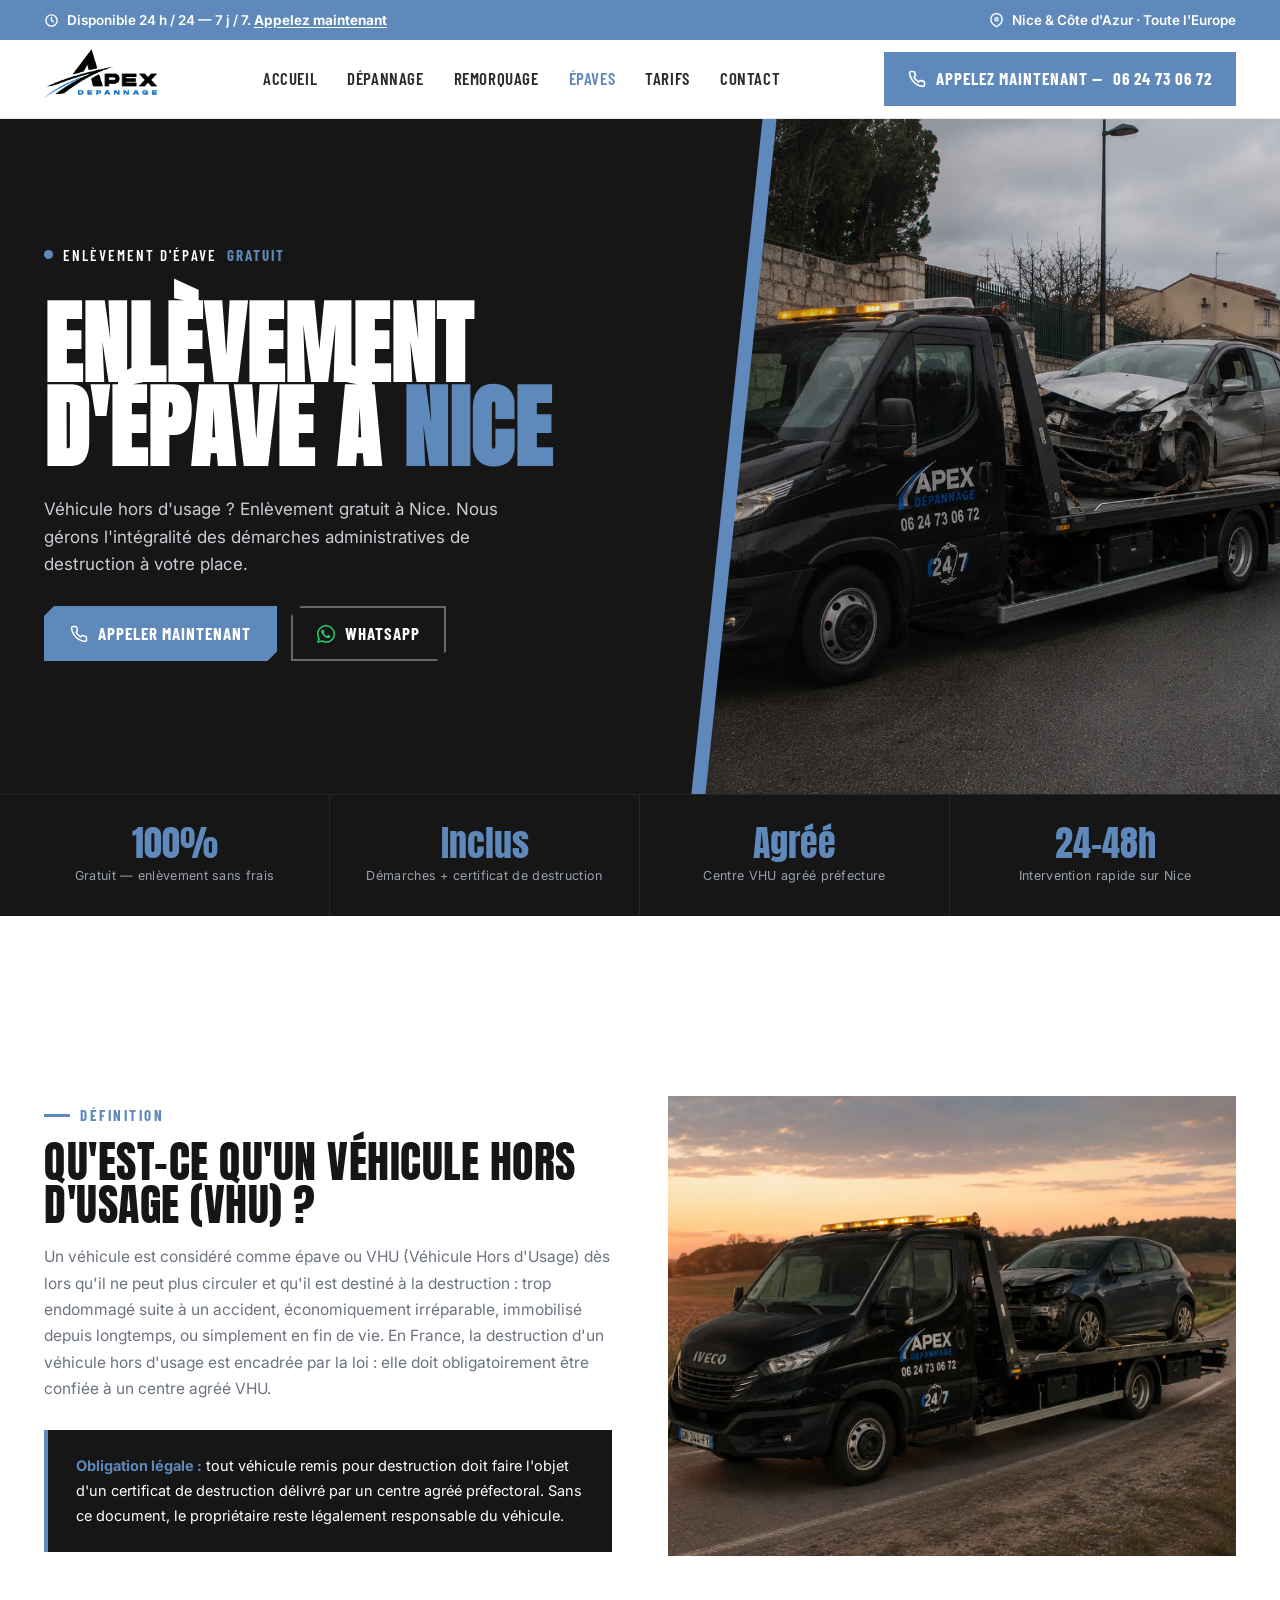
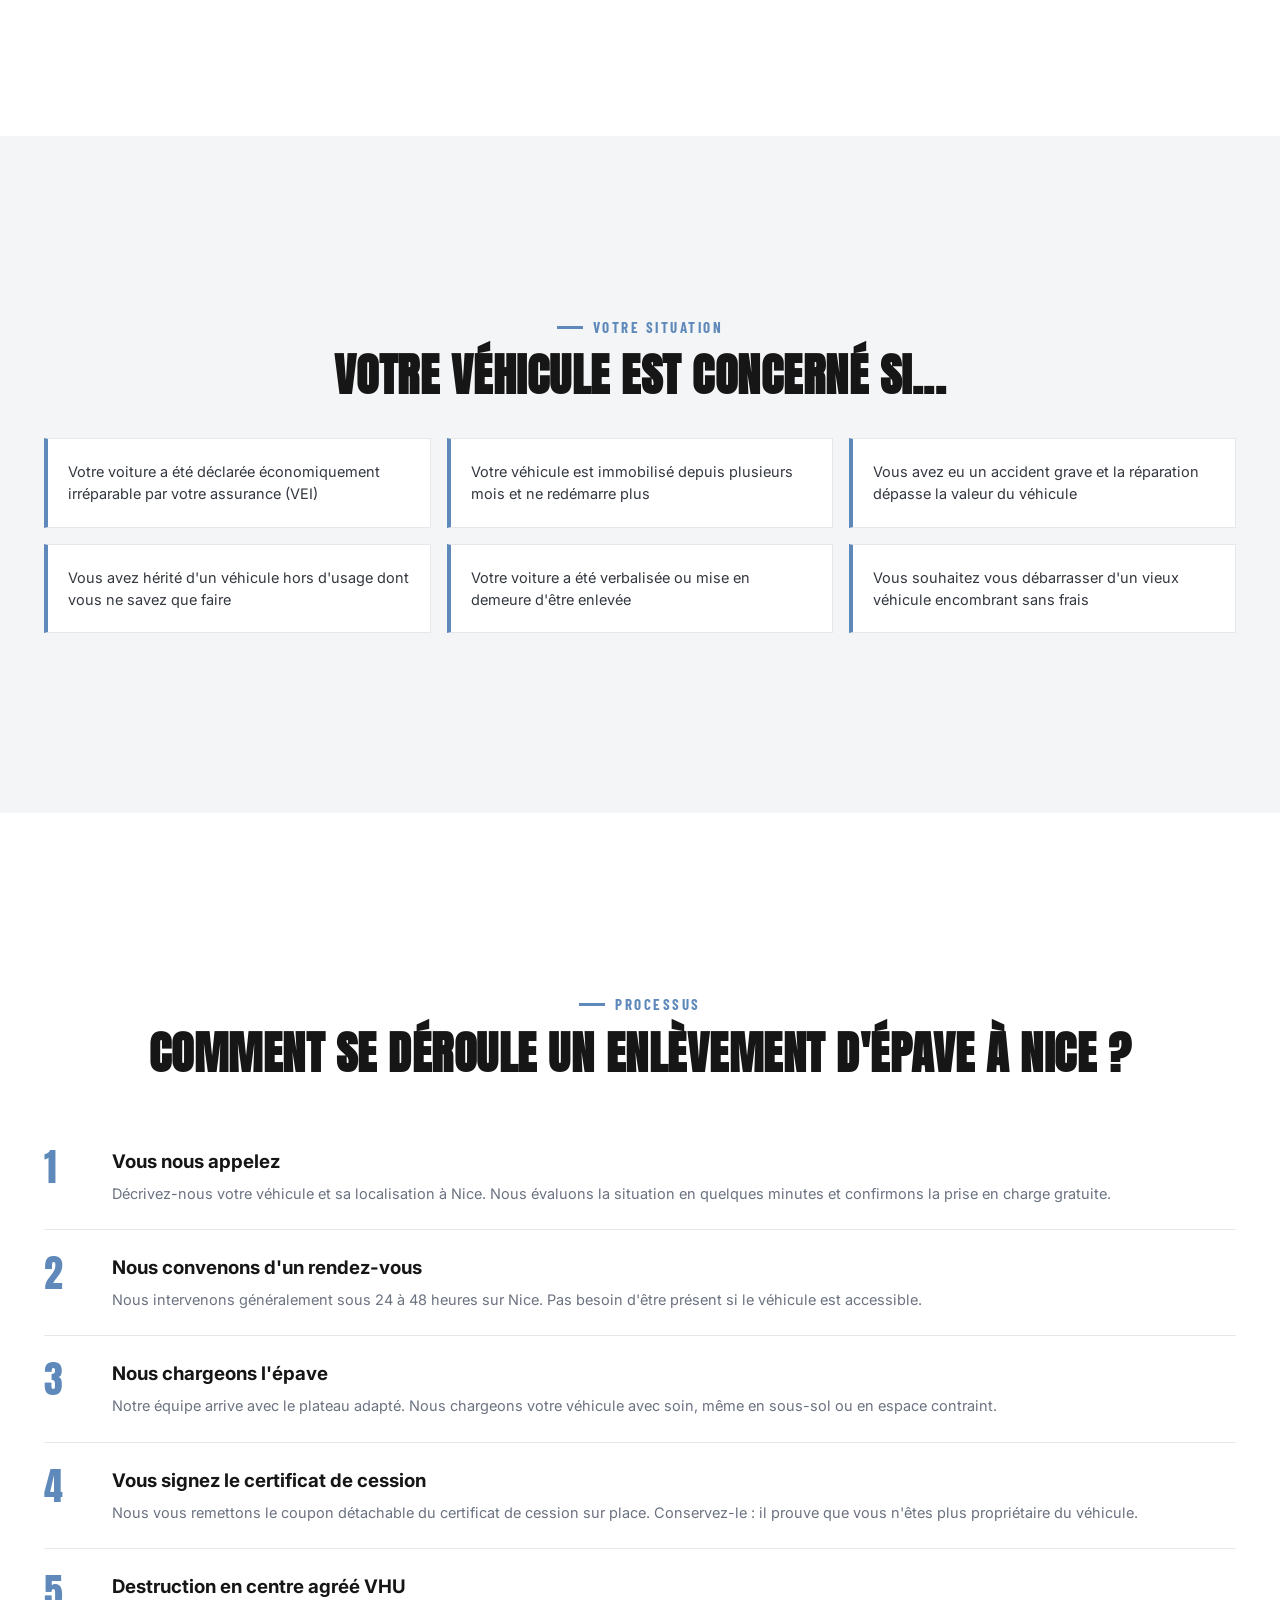
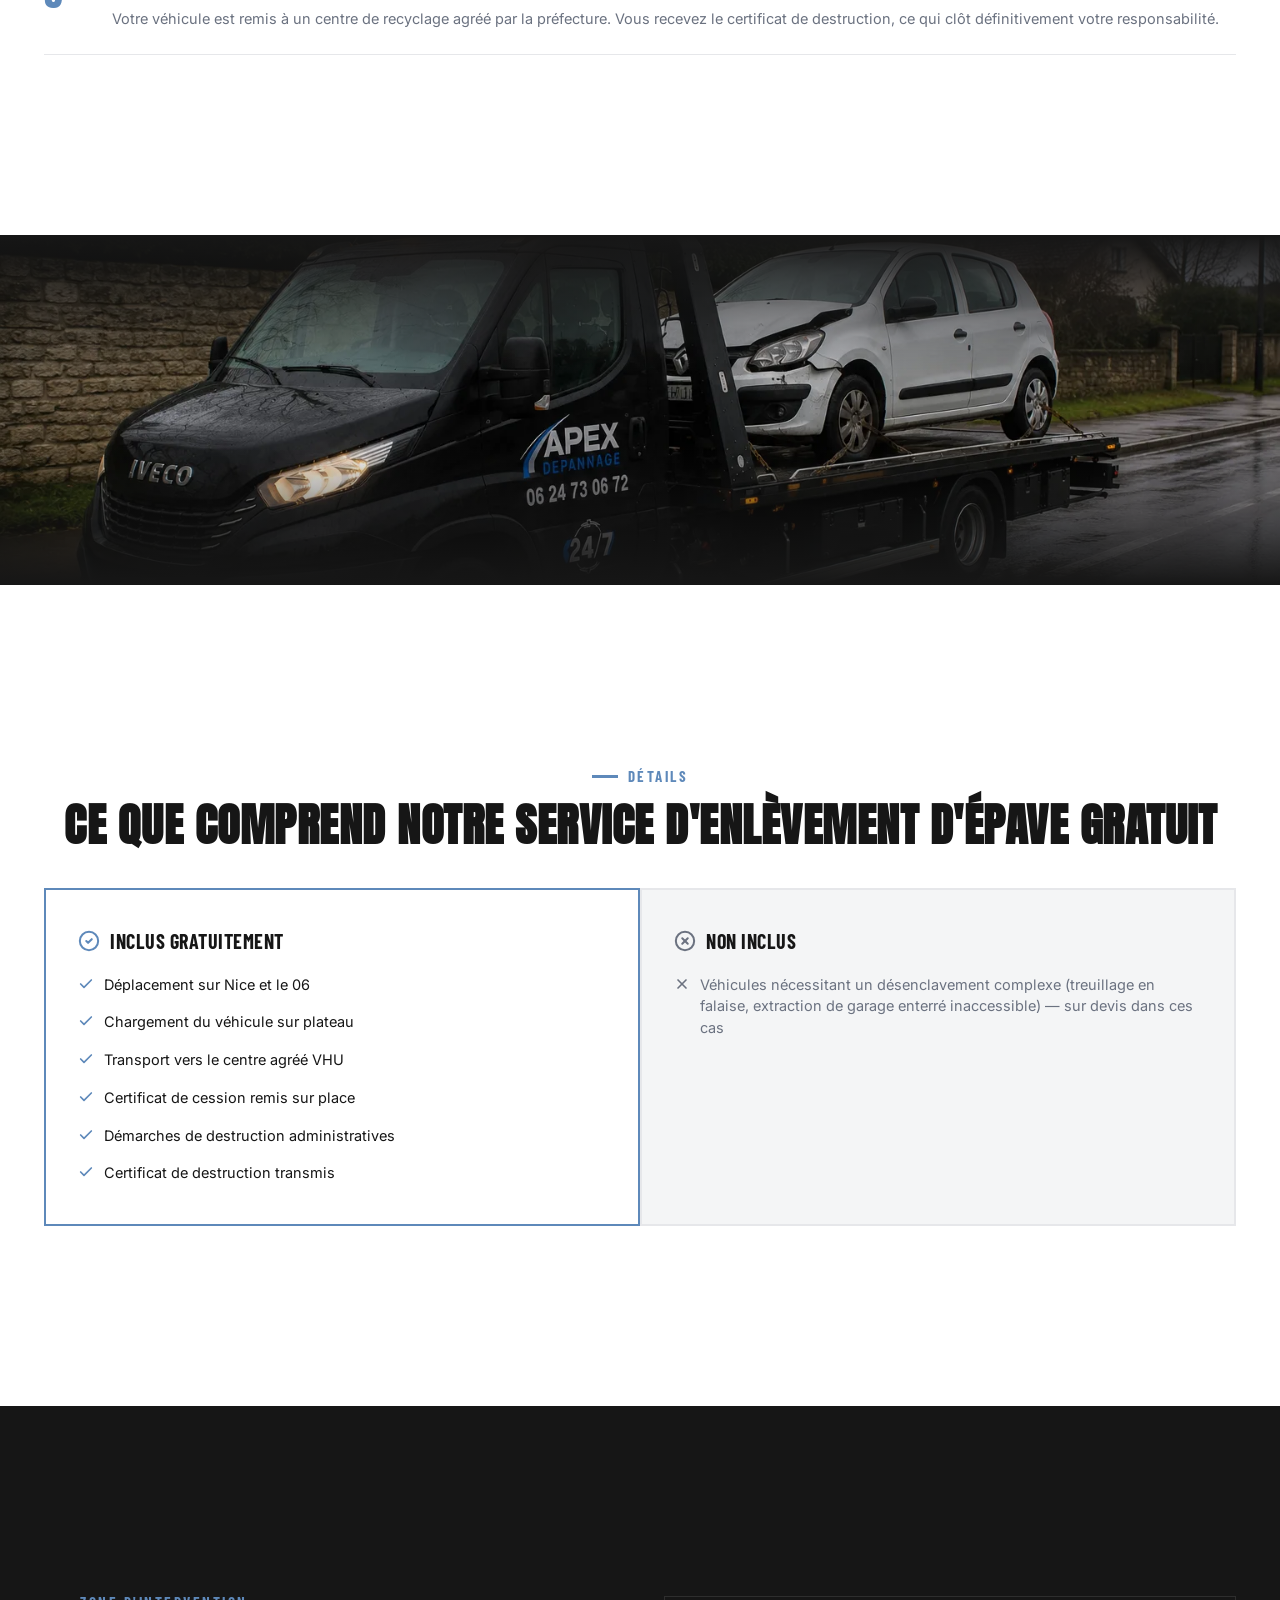
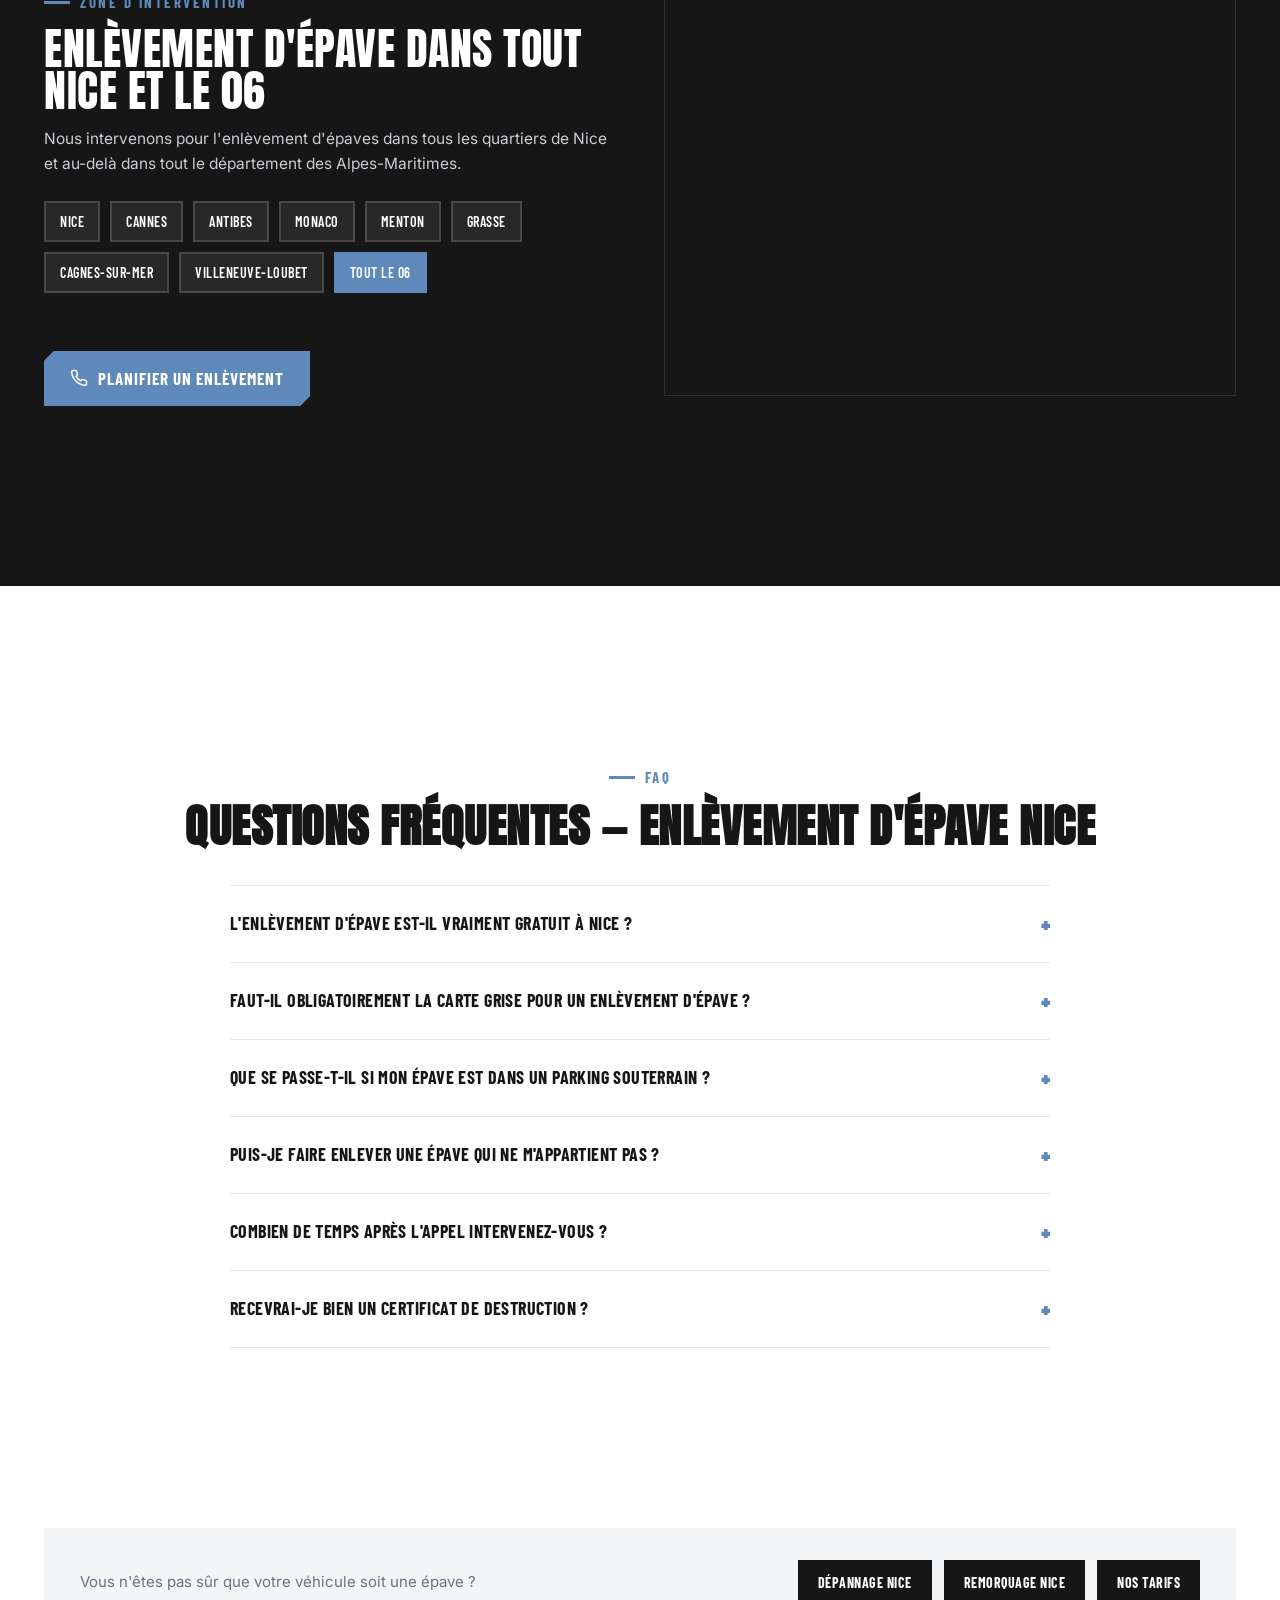
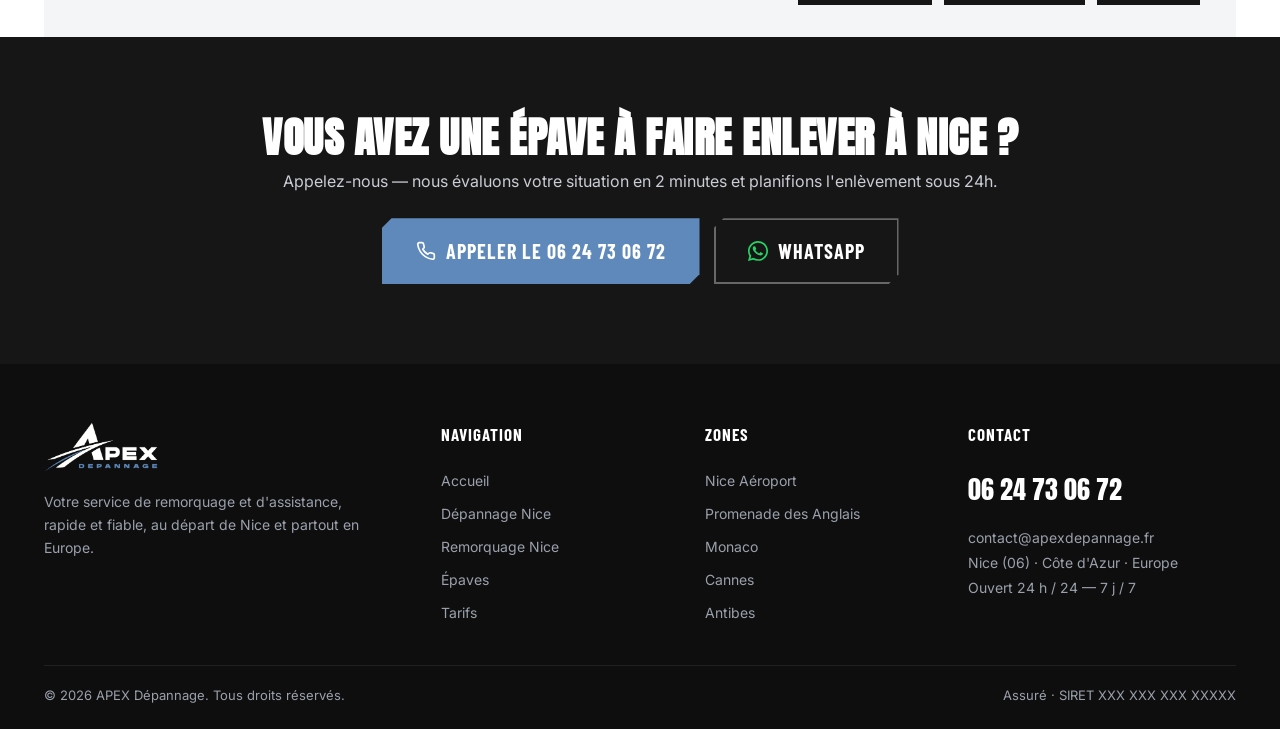
<file: enlevement-epaves-nice.html>
<!DOCTYPE html>
<html lang="fr">
<head>
<meta charset="utf-8">
<meta name="viewport" content="width=device-width, initial-scale=1">
<title>Enlèvement épave Nice gratuit — Démarches administratives incluses | Apex Dépannage</title>
<meta name="description" content="Enlèvement d'épave à Nice 100% gratuit. Véhicule hors d'usage, accidenté ou irréparable : nous enlevons votre épave et gérons toutes les démarches administratives. Appelez le 06 24 73 06 72.">
<link rel="canonical" href="https://apexdepannage.fr/enlevement-epaves-nice">
<meta name="theme-color" content="#171717">
<link rel="icon" type="image/png" href="/img/favicon.png">
<link rel="apple-touch-icon" href="/img/apple-touch-icon.png">
<meta property="og:title" content="Enlèvement épave Nice gratuit — Démarches incluses">
<meta property="og:description" content="Enlèvement d'épave à Nice 100% gratuit. Démarches administratives incluses.">
<meta property="og:locale" content="fr_FR">
<meta property="og:image" content="https://apexdepannage.fr/img/epave-1.webp">
<link rel="preconnect" href="https://fonts.googleapis.com">
<link rel="preconnect" href="https://fonts.gstatic.com" crossorigin>
<link href="https://fonts.googleapis.com/css2?family=Anton&family=Barlow+Condensed:wght@500;600;700&family=Inter:wght@400;500;600;700;800&display=swap" rel="stylesheet">
<link rel="stylesheet" href="/style.css?v=85">
<script type="application/ld+json">
{"@context":"https://schema.org","@type":"LocalBusiness","name":"Apex Dépannage","telephone":"+33624730672","url":"https://apexdepannage.fr/enlevement-epaves-nice","address":{"@type":"PostalAddress","addressLocality":"Nice","addressRegion":"Alpes-Maritimes","postalCode":"06000","addressCountry":"FR"},"openingHoursSpecification":{"@type":"OpeningHoursSpecification","dayOfWeek":["Monday","Tuesday","Wednesday","Thursday","Friday","Saturday","Sunday"],"opens":"00:00","closes":"23:59"},"areaServed":["Nice","Cannes","Antibes","Monaco","Menton","Alpes-Maritimes"]}
</script>
<script type="application/ld+json">
{"@context":"https://schema.org","@type":"Service","serviceType":"Enlèvement épave","name":"Enlèvement épave Nice","provider":{"@type":"LocalBusiness","name":"Apex Dépannage"},"areaServed":"Nice","availableChannel":{"@type":"ServiceChannel","servicePhone":"+33624730672"}}
</script>
<script type="application/ld+json">
{"@context":"https://schema.org","@type":"FAQPage","mainEntity":[
{"@type":"Question","name":"L'enlèvement d'épave est-il vraiment gratuit à Nice ?","acceptedAnswer":{"@type":"Answer","text":"Oui, l'enlèvement est 100% gratuit sur Nice et dans le 06. Aucun frais de déplacement, aucun frais de traitement administratif. La gratuité est possible car les véhicules hors d'usage ont une valeur de recyclage qui couvre nos coûts."}},
{"@type":"Question","name":"Faut-il obligatoirement la carte grise pour un enlèvement d'épave ?","acceptedAnswer":{"@type":"Answer","text":"Oui, le certificat d'immatriculation est nécessaire pour établir le certificat de cession et engager la procédure de destruction. En cas de perte, nous vous orientons vers les démarches à effectuer sur le site de l'ANTS."}},
{"@type":"Question","name":"Que se passe-t-il si mon épave est dans un parking souterrain ou en copropriété ?","acceptedAnswer":{"@type":"Answer","text":"Nous intervenons en sous-sol avec l'équipement adapté. Pour un véhicule en copropriété, une autorisation du syndic peut être nécessaire. Contactez-nous, nous vous guidons dans les démarches."}},
{"@type":"Question","name":"Puis-je faire enlever une épave qui ne m'appartient pas ?","acceptedAnswer":{"@type":"Answer","text":"Non. Seul le propriétaire légal du véhicule peut en autoriser la destruction. Si un véhicule abandonné sur votre propriété vous pose problème, contactez la mairie ou les forces de l'ordre."}},
{"@type":"Question","name":"Combien de temps après l'appel intervenez-vous ?","acceptedAnswer":{"@type":"Answer","text":"Nous intervenons généralement sous 24 à 48 heures sur Nice. Dans certains cas urgents, nous pouvons intervenir le jour même."}},
{"@type":"Question","name":"Recevrai-je bien un certificat de destruction ?","acceptedAnswer":{"@type":"Answer","text":"Oui. Une fois le véhicule remis au centre agréé VHU, vous recevez le certificat de destruction. Ce document officiel clôt définitivement votre responsabilité en tant qu'ancien propriétaire."}}
]}
</script>
</head>
<body>

<!-- UTILITY BAR -->
<div class="util"><div class="wrap"><div class="ic"><svg width="15" height="15" viewBox="0 0 24 24" fill="none" stroke="#fff" stroke-width="2.2" stroke-linecap="round" stroke-linejoin="round"><circle cx="12" cy="12" r="9"/><path d="M12 7v5l3 2"/></svg><span>Disponible 24&nbsp;h / 24 — 7&nbsp;j / 7. <span class="hide-mob"> <a href="tel:+33624730672">Appelez maintenant</a></span></span></div><div class="ic hide-sm"><svg width="15" height="15" viewBox="0 0 24 24" fill="none" stroke="#fff" stroke-width="2.2" stroke-linecap="round" stroke-linejoin="round"><path d="M21 10c0 7-9 12-9 12S3 17 3 10a9 9 0 0 1 18 0Z"/><circle cx="12" cy="10" r="2.5"/></svg><span>Nice &amp; Côte d'Azur · Toute l'Europe</span></div></div></div>

<!-- HEADER -->
<header><div class="wrap head">
  <a href="/" class="brand" aria-label="APEX Dépannage — accueil"><img src="/img/logo-new.png" alt="APEX Dépannage" width="720" height="315"></a>
  <nav class="main"><a href="/">Accueil</a><a href="/depannage-nice">Dépannage</a><a href="/remorquage-nice">Remorquage</a><a href="/enlevement-epaves-nice" class="active">Épaves</a><a href="/tarifs">Tarifs</a><a href="/contact">Contact</a></nav>
  <div class="head-cta">
    <a href="tel:+33624730672" class="head-cta-btn"><svg width="18" height="18" viewBox="0 0 24 24" fill="none" stroke="#fff" stroke-width="2.2" stroke-linecap="round" stroke-linejoin="round"><path d="M22 16.9v3a2 2 0 0 1-2.2 2 19.8 19.8 0 0 1-8.6-3.1 19.5 19.5 0 0 1-6-6 19.8 19.8 0 0 1-3.1-8.7A2 2 0 0 1 4.1 2h3a2 2 0 0 1 2 1.7c.1 1 .4 1.9.7 2.8a2 2 0 0 1-.5 2.1L8.1 9.9a16 16 0 0 0 6 6l1.3-1.2a2 2 0 0 1 2.1-.5c.9.3 1.8.6 2.8.7a2 2 0 0 1 1.7 2Z"/></svg><span class="hide-mob">Appelez maintenant — </span>06 24 73 06 72</a>
    <button class="burger" id="burger" aria-label="Ouvrir le menu"><svg width="28" height="28" viewBox="0 0 24 24" fill="none" stroke="#161616" stroke-width="2.4" stroke-linecap="round"><path d="M3 6h18M3 12h18M3 18h18"/></svg></button>
  </div>
</div></header>
<nav class="mobile" id="mnav"><a href="/">Accueil</a><a href="/depannage-nice">Dépannage Nice</a><a href="/remorquage-nice">Remorquage Nice</a><a href="/enlevement-epaves-nice">Épaves</a><a href="/tarifs">Tarifs</a><a href="/contact">Contact</a><a href="tel:+33624730672" class="btn btn-orange" style="margin-top:18px;justify-content:center">Appeler le 06 24 73 06 72</a></nav>
<div class="scrim" id="scrim"></div>

<!-- ===== 1. HERO ===== -->
<section class="hero" id="top">
  <div class="hero-right">
    <div class="hero-media" style="background:url('/img/epave-1.webp') center/cover no-repeat;left:54%;clip-path:polygon(80px 0,100% 0,100% 100%,0 100%)"></div>
    <div class="hero-wedge" style="left:54%"><svg viewBox="0 0 80 100" preserveAspectRatio="none"><line x1="75" y1="-2" x2="5" y2="102" stroke="#5E89BA" stroke-width="14" vector-effect="non-scaling-stroke"/></svg></div>
  </div>
  <div class="wrap">
    <div class="hero-grid">
      <div class="hero-left">
        <div class="hero-eyebrow"><span class="dot"></span> Enlèvement d'épave <b>gratuit</b></div>
        <h1>Enlèvement<br>d'épave à <span class="o">Nice</span></h1>
        <p class="lead">Véhicule hors d'usage ? Enlèvement gratuit à Nice.<span class="lead-long"> Nous gérons l'intégralité des démarches administratives de destruction à votre place.</span></p>
        <div class="hero-actions page-hero-btns" style="display:flex;flex-wrap:wrap;gap:14px">
          <a href="tel:+33624730672" class="btn btn-orange"><svg width="18" height="18" viewBox="0 0 24 24" fill="none" stroke="#fff" stroke-width="2" stroke-linecap="round" stroke-linejoin="round"><path d="M22 16.9v3a2 2 0 0 1-2.2 2 19.8 19.8 0 0 1-8.6-3.1 19.5 19.5 0 0 1-6-6 19.8 19.8 0 0 1-3.1-8.7A2 2 0 0 1 4.1 2h3a2 2 0 0 1 2 1.7c.1 1 .4 1.9.7 2.8a2 2 0 0 1-.5 2.1L8.1 9.9a16 16 0 0 0 6 6l1.3-1.2a2 2 0 0 1 2.1-.5c.9.3 1.8.6 2.8.7a2 2 0 0 1 1.7 2Z"/></svg>Appeler maintenant</a>
          <a href="https://wa.me/33624730672?text=Bonjour%2C+j%27ai+besoin+d%27un+enl%C3%A8vement+d%27%C3%A9pave+%C3%A0+Nice." class="btn btn-ghost" target="_blank"><svg width="18" height="18" viewBox="0 0 24 24" fill="#25D366"><path d="M17.5 14.4c-.3-.1-1.7-.8-2-1-.3-.1-.5-.1-.7.2s-.8 1-1 1.2-.4.2-.7 0c-.3-.1-1.3-.5-2.4-1.5-.9-.8-1.5-1.8-1.7-2.1-.2-.3 0-.5.1-.6l.4-.5c.1-.2.2-.3.3-.5s.1-.3 0-.5-.7-1.7-1-2.3c-.2-.6-.5-.5-.7-.5h-.6c-.2 0-.5.1-.8.4s-1 1-1 2.4 1.1 2.8 1.2 3c.2.2 2.1 3.2 5.1 4.5.7.3 1.3.5 1.7.6.7.2 1.4.2 1.9.1.6-.1 1.7-.7 2-1.4.2-.7.2-1.2.2-1.4-.1-.1-.3-.2-.6-.3M12 21.8c-1.8 0-3.5-.5-5-1.4l-.4-.2-3.7 1 1-3.6-.3-.4C2.5 15.7 2 13.9 2 12 2 6.5 6.5 2 12 2s10 4.5 10 10-4.5 10-10 10m0-22C5.4 0 0 5.4 0 12c0 2.1.6 4.2 1.6 6L0 24l6.2-1.6c1.7.9 3.7 1.4 5.8 1.4C18.6 24 24 18.6 24 12S18.6 0 12 0"/></svg>WhatsApp</a>
        </div>
      </div>
    </div>
  </div>
</section>

<!-- ===== 2. REASSURANCE ===== -->
<div class="page-statbar">
  <div class="wrap">
    <div class="s"><div class="n">100%</div><div class="l">Gratuit — enlèvement sans frais</div></div>
    <div class="s"><div class="n">Inclus</div><div class="l">Démarches + certificat de destruction</div></div>
    <div class="s"><div class="n">Agréé</div><div class="l">Centre VHU agréé préfecture</div></div>
    <div class="s"><div class="n">24-48h</div><div class="l">Intervention rapide sur Nice</div></div>
  </div>
</div>

<!-- ===== 3. DEFINITION VHU ===== -->
<section class="sec">
  <div class="wrap">
    <div class="about-grid">
      <div>
        <span class="eyebrow">Définition</span>
        <h2 class="display" style="font-size:clamp(28px,3.4vw,44px);margin:14px 0 18px">Qu'est-ce qu'un véhicule hors d'usage (VHU) ?</h2>
        <p style="color:var(--muted);font-size:15.5px;line-height:1.7;margin:0 0 20px">Un véhicule est considéré comme épave ou VHU (Véhicule Hors d'Usage) dès lors qu'il ne peut plus circuler et qu'il est destiné à la destruction : trop endommagé suite à un accident, économiquement irréparable, immobilisé depuis longtemps, ou simplement en fin de vie. En France, la destruction d'un véhicule hors d'usage est encadrée par la loi : elle doit obligatoirement être confiée à un centre agréé VHU.</p>
        <div class="legal-box">
          <strong>Obligation légale :</strong> tout véhicule remis pour destruction doit faire l'objet d'un certificat de destruction délivré par un centre agréé préfectoral. Sans ce document, le propriétaire reste légalement responsable du véhicule.
        </div>
      </div>
      <div class="about-img">
        <img src="/img/epave-3.webp" alt="Enlèvement d'épave au coucher du soleil par Apex Dépannage" style="width:100%;height:100%;object-fit:cover">
      </div>
    </div>
  </div>
</section>

<!-- ===== 4. SITUATIONS ===== -->
<section class="sec mist">
  <div class="wrap">
    <div class="sec-head center" style="margin-bottom:40px">
      <span class="eyebrow">Votre situation</span>
      <h2>Votre véhicule est concerné si...</h2>
    </div>
    <div class="sit-grid">
      <div class="sit-item">Votre voiture a été déclarée économiquement irréparable par votre assurance (VEI)</div>
      <div class="sit-item">Votre véhicule est immobilisé depuis plusieurs mois et ne redémarre plus</div>
      <div class="sit-item">Vous avez eu un accident grave et la réparation dépasse la valeur du véhicule</div>
      <div class="sit-item">Vous avez hérité d'un véhicule hors d'usage dont vous ne savez que faire</div>
      <div class="sit-item">Votre voiture a été verbalisée ou mise en demeure d'être enlevée</div>
      <div class="sit-item">Vous souhaitez vous débarrasser d'un vieux véhicule encombrant sans frais</div>
    </div>
  </div>
</section>

<!-- ===== 5. ETAPES ===== -->
<section class="sec">
  <div class="wrap">
    <div class="sec-head center" style="margin-bottom:48px">
      <span class="eyebrow">Processus</span>
      <h2>Comment se déroule un enlèvement d'épave à Nice ?</h2>
    </div>
    <div class="steps">
      <div class="step-item">
        <div><h3>Vous nous appelez</h3><p>Décrivez-nous votre véhicule et sa localisation à Nice. Nous évaluons la situation en quelques minutes et confirmons la prise en charge gratuite.</p></div>
      </div>
      <div class="step-item">
        <div><h3>Nous convenons d'un rendez-vous</h3><p>Nous intervenons généralement sous 24 à 48 heures sur Nice. Pas besoin d'être présent si le véhicule est accessible.</p></div>
      </div>
      <div class="step-item">
        <div><h3>Nous chargeons l'épave</h3><p>Notre équipe arrive avec le plateau adapté. Nous chargeons votre véhicule avec soin, même en sous-sol ou en espace contraint.</p></div>
      </div>
      <div class="step-item">
        <div><h3>Vous signez le certificat de cession</h3><p>Nous vous remettons le coupon détachable du certificat de cession sur place. Conservez-le : il prouve que vous n'êtes plus propriétaire du véhicule.</p></div>
      </div>
      <div class="step-item">
        <div><h3>Destruction en centre agréé VHU</h3><p>Votre véhicule est remis à un centre de recyclage agréé par la préfecture. Vous recevez le certificat de destruction, ce qui clôt définitivement votre responsabilité.</p></div>
      </div>
    </div>
  </div>
</section>

<!-- ===== IMAGE BREAK ===== -->
<div style="height:350px;background:url('/img/epave-2.webp') center/cover no-repeat;position:relative">
  <div style="position:absolute;inset:0;background:linear-gradient(0deg,var(--ink) 0%,transparent 40%,transparent 60%,var(--ink) 100%)"></div>
</div>

<!-- ===== 6. INCLUS / NON INCLUS ===== -->
<section class="sec">
  <div class="wrap">
    <div class="sec-head center" style="margin-bottom:40px">
      <span class="eyebrow">Détails</span>
      <h2>Ce que comprend notre service d'enlèvement d'épave gratuit</h2>
    </div>
    <div class="incl-grid">
      <div class="incl-col yes">
        <h3><svg width="22" height="22" viewBox="0 0 24 24" fill="none" stroke="var(--orange)" stroke-width="2.2" stroke-linecap="round" stroke-linejoin="round"><path d="m9 12 2 2 4-4"/><circle cx="12" cy="12" r="10"/></svg>Inclus gratuitement</h3>
        <ul class="incl-list">
          <li><svg width="16" height="16" viewBox="0 0 24 24" fill="none" stroke="var(--orange)" stroke-width="2.5" stroke-linecap="round" stroke-linejoin="round"><path d="M20 6 9 17l-5-5"/></svg>Déplacement sur Nice et le 06</li>
          <li><svg width="16" height="16" viewBox="0 0 24 24" fill="none" stroke="var(--orange)" stroke-width="2.5" stroke-linecap="round" stroke-linejoin="round"><path d="M20 6 9 17l-5-5"/></svg>Chargement du véhicule sur plateau</li>
          <li><svg width="16" height="16" viewBox="0 0 24 24" fill="none" stroke="var(--orange)" stroke-width="2.5" stroke-linecap="round" stroke-linejoin="round"><path d="M20 6 9 17l-5-5"/></svg>Transport vers le centre agréé VHU</li>
          <li><svg width="16" height="16" viewBox="0 0 24 24" fill="none" stroke="var(--orange)" stroke-width="2.5" stroke-linecap="round" stroke-linejoin="round"><path d="M20 6 9 17l-5-5"/></svg>Certificat de cession remis sur place</li>
          <li><svg width="16" height="16" viewBox="0 0 24 24" fill="none" stroke="var(--orange)" stroke-width="2.5" stroke-linecap="round" stroke-linejoin="round"><path d="M20 6 9 17l-5-5"/></svg>Démarches de destruction administratives</li>
          <li><svg width="16" height="16" viewBox="0 0 24 24" fill="none" stroke="var(--orange)" stroke-width="2.5" stroke-linecap="round" stroke-linejoin="round"><path d="M20 6 9 17l-5-5"/></svg>Certificat de destruction transmis</li>
        </ul>
      </div>
      <div class="incl-col no">
        <h3><svg width="22" height="22" viewBox="0 0 24 24" fill="none" stroke="var(--muted)" stroke-width="2.2" stroke-linecap="round" stroke-linejoin="round"><circle cx="12" cy="12" r="10"/><path d="m15 9-6 6"/><path d="m9 9 6 6"/></svg>Non inclus</h3>
        <ul class="incl-list">
          <li><svg width="16" height="16" viewBox="0 0 24 24" fill="none" stroke="var(--muted)" stroke-width="2.5" stroke-linecap="round" stroke-linejoin="round"><path d="m18 6-12 12"/><path d="m6 6 12 12"/></svg>Véhicules nécessitant un désenclavement complexe (treuillage en falaise, extraction de garage enterré inaccessible) — sur devis dans ces cas</li>
        </ul>
      </div>
    </div>
  </div>
</section>

<!-- ===== 7. ZONE ===== -->
<section class="sec dark">
  <div class="wrap">
    <div class="zone-epave-grid">
      <div>
        <span class="eyebrow">Zone d'intervention</span>
        <h2 class="display" style="font-size:clamp(28px,3.4vw,44px);margin:14px 0 14px;color:#fff">Enlèvement d'épave dans tout Nice et le 06</h2>
        <p style="color:#C9CDD4;font-size:15.5px;line-height:1.6;margin:0 0 24px">Nous intervenons pour l'enlèvement d'épaves dans tous les quartiers de Nice et au-delà dans tout le département des Alpes-Maritimes.</p>
        <div class="quartiers" style="justify-content:flex-start">
          <span class="quartier" style="background:rgba(255,255,255,.08);border-color:rgba(255,255,255,.15);color:#fff">Nice</span>
          <span class="quartier" style="background:rgba(255,255,255,.08);border-color:rgba(255,255,255,.15);color:#fff">Cannes</span>
          <span class="quartier" style="background:rgba(255,255,255,.08);border-color:rgba(255,255,255,.15);color:#fff">Antibes</span>
          <span class="quartier" style="background:rgba(255,255,255,.08);border-color:rgba(255,255,255,.15);color:#fff">Monaco</span>
          <span class="quartier" style="background:rgba(255,255,255,.08);border-color:rgba(255,255,255,.15);color:#fff">Menton</span>
          <span class="quartier" style="background:rgba(255,255,255,.08);border-color:rgba(255,255,255,.15);color:#fff">Grasse</span>
          <span class="quartier" style="background:rgba(255,255,255,.08);border-color:rgba(255,255,255,.15);color:#fff">Cagnes-sur-Mer</span>
          <span class="quartier" style="background:rgba(255,255,255,.08);border-color:rgba(255,255,255,.15);color:#fff">Villeneuve-Loubet</span>
          <span class="quartier" style="background:var(--orange);border-color:var(--orange);color:#fff">Tout le 06</span>
        </div>
        <a href="tel:+33624730672" class="btn btn-orange" style="margin-top:28px"><svg width="18" height="18" viewBox="0 0 24 24" fill="none" stroke="#fff" stroke-width="2" stroke-linecap="round" stroke-linejoin="round"><path d="M22 16.9v3a2 2 0 0 1-2.2 2 19.8 19.8 0 0 1-8.6-3.1 19.5 19.5 0 0 1-6-6 19.8 19.8 0 0 1-3.1-8.7A2 2 0 0 1 4.1 2h3a2 2 0 0 1 2 1.7c.1 1 .4 1.9.7 2.8a2 2 0 0 1-.5 2.1L8.1 9.9a16 16 0 0 0 6 6l1.3-1.2a2 2 0 0 1 2.1-.5c.9.3 1.8.6 2.8.7a2 2 0 0 1 1.7 2Z"/></svg>Planifier un enlèvement</a>
      </div>
      <div class="zone-epave-map">
        <iframe src="https://www.google.com/maps/embed?pb=!1m14!1m12!1m3!1d200000!2d7.1!3d43.72!2m3!1f0!2f0!3f0!3m2!1i1024!2i768!4f13.1!5e0!3m2!1sen!2sfr" width="100%" height="100%" style="border:0;opacity:.85" allowfullscreen loading="lazy"></iframe>
      </div>
    </div>
  </div>
</section>

<!-- ===== 8. FAQ ===== -->
<section class="sec">
  <div class="wrap">
    <div class="sec-head center" style="margin-bottom:36px">
      <span class="eyebrow">FAQ</span>
      <h2>Questions fréquentes — Enlèvement d'épave Nice</h2>
    </div>
    <div class="faq-list">
      <details class="faq-item"><summary>L'enlèvement d'épave est-il vraiment gratuit à Nice ?</summary><div class="faq-answer">Oui, l'enlèvement est 100% gratuit sur Nice et dans le 06. Aucun frais de déplacement, aucun frais de traitement administratif. La gratuité est possible car les véhicules hors d'usage ont une valeur de recyclage (métaux, pièces) qui couvre nos coûts.</div></details>
      <details class="faq-item"><summary>Faut-il obligatoirement la carte grise pour un enlèvement d'épave ?</summary><div class="faq-answer">Oui, le certificat d'immatriculation est nécessaire pour établir le certificat de cession et engager la procédure de destruction. En cas de perte, nous vous orientons vers les démarches à effectuer sur le site de l'ANTS avant notre intervention.</div></details>
      <details class="faq-item"><summary>Que se passe-t-il si mon épave est dans un parking souterrain ?</summary><div class="faq-answer">Nous intervenons en sous-sol avec l'équipement adapté. Pour un véhicule en copropriété, une autorisation du syndic peut être nécessaire. Contactez-nous, nous vous guidons dans les démarches.</div></details>
      <details class="faq-item"><summary>Puis-je faire enlever une épave qui ne m'appartient pas ?</summary><div class="faq-answer">Non. Seul le propriétaire légal du véhicule peut en autoriser la destruction. Si un véhicule abandonné sur votre propriété vous pose problème, contactez la mairie ou les forces de l'ordre pour engager une procédure d'enlèvement administratif.</div></details>
      <details class="faq-item"><summary>Combien de temps après l'appel intervenez-vous ?</summary><div class="faq-answer">Nous intervenons généralement sous 24 à 48 heures sur Nice. Dans certains cas urgents, nous pouvons intervenir le jour même. <a href="/contact" style="color:var(--orange);font-weight:600">Contactez-nous</a>.</div></details>
      <details class="faq-item"><summary>Recevrai-je bien un certificat de destruction ?</summary><div class="faq-answer">Oui. Une fois le véhicule remis au centre agréé VHU, vous recevez le certificat de destruction. Ce document officiel clôt définitivement votre responsabilité en tant qu'ancien propriétaire.</div></details>
    </div>
  </div>
</section>

<!-- ===== 9. MAILLAGE ===== -->
<div class="wrap" style="padding-top:0;padding-bottom:0">
  <div class="maillage">
    <p>Vous n'êtes pas sûr que votre véhicule soit une épave ?</p>
    <div class="maillage-links">
      <a href="/depannage-nice" class="maillage-link">Dépannage Nice</a>
      <a href="/remorquage-nice" class="maillage-link">Remorquage Nice</a>
      <a href="/tarifs" class="maillage-link">Nos tarifs</a>
    </div>
  </div>
</div>

<!-- ===== 10. CTA FINAL ===== -->
<section class="cta-block" style="padding:80px 0">
  <div class="wrap">
    <h2>Vous avez une épave à faire enlever à Nice ?</h2>
    <p>Appelez-nous — nous évaluons votre situation en 2 minutes et planifions l'enlèvement sous 24h.</p>
    <div style="display:flex;flex-wrap:wrap;gap:14px;justify-content:center">
      <a href="tel:+33624730672" class="btn btn-orange" style="font-size:20px;padding:18px 34px"><svg width="20" height="20" viewBox="0 0 24 24" fill="none" stroke="#fff" stroke-width="2" stroke-linecap="round" stroke-linejoin="round"><path d="M22 16.9v3a2 2 0 0 1-2.2 2 19.8 19.8 0 0 1-8.6-3.1 19.5 19.5 0 0 1-6-6 19.8 19.8 0 0 1-3.1-8.7A2 2 0 0 1 4.1 2h3a2 2 0 0 1 2 1.7c.1 1 .4 1.9.7 2.8a2 2 0 0 1-.5 2.1L8.1 9.9a16 16 0 0 0 6 6l1.3-1.2a2 2 0 0 1 2.1-.5c.9.3 1.8.6 2.8.7a2 2 0 0 1 1.7 2Z"/></svg>Appeler le 06 24 73 06 72</a>
      <a href="https://wa.me/33624730672?text=Bonjour%2C+j%27ai+besoin+d%27un+enl%C3%A8vement+d%27%C3%A9pave+%C3%A0+Nice." class="btn btn-ghost" style="font-size:20px;padding:18px 34px" target="_blank"><svg width="20" height="20" viewBox="0 0 24 24" fill="#25D366"><path d="M17.5 14.4c-.3-.1-1.7-.8-2-1-.3-.1-.5-.1-.7.2s-.8 1-1 1.2-.4.2-.7 0c-.3-.1-1.3-.5-2.4-1.5-.9-.8-1.5-1.8-1.7-2.1-.2-.3 0-.5.1-.6l.4-.5c.1-.2.2-.3.3-.5s.1-.3 0-.5-.7-1.7-1-2.3c-.2-.6-.5-.5-.7-.5h-.6c-.2 0-.5.1-.8.4s-1 1-1 2.4 1.1 2.8 1.2 3c.2.2 2.1 3.2 5.1 4.5.7.3 1.3.5 1.7.6.7.2 1.4.2 1.9.1.6-.1 1.7-.7 2-1.4.2-.7.2-1.2.2-1.4-.1-.1-.3-.2-.6-.3M12 21.8c-1.8 0-3.5-.5-5-1.4l-.4-.2-3.7 1 1-3.6-.3-.4C2.5 15.7 2 13.9 2 12 2 6.5 6.5 2 12 2s10 4.5 10 10-4.5 10-10 10m0-22C5.4 0 0 5.4 0 12c0 2.1.6 4.2 1.6 6L0 24l6.2-1.6c1.7.9 3.7 1.4 5.8 1.4C18.6 24 24 18.6 24 12S18.6 0 12 0"/></svg>WhatsApp</a>
    </div>
  </div>
</section>

<!-- FOOTER -->
<footer><div class="wrap"><div class="foot-grid">
  <div class="foot-brand"><img src="/img/logo.png" alt="APEX Dépannage"><p>Votre service de remorquage et d'assistance, rapide et fiable, au départ de Nice et partout en Europe.</p></div>
  <div class="foot"><h4>Navigation</h4><a href="/">Accueil</a><a href="/depannage-nice">Dépannage Nice</a><a href="/remorquage-nice">Remorquage Nice</a><a href="/enlevement-epaves-nice">Épaves</a><a href="/tarifs">Tarifs</a></div>
  <div class="foot"><h4>Zones</h4><a href="/zones/depannage-nice-aeroport">Nice Aéroport</a><a href="/zones/depannage-nice-promenade-anglais">Promenade des Anglais</a><a href="/zones/depannage-monaco">Monaco</a><a href="/zones/depannage-cannes">Cannes</a><a href="/zones/depannage-antibes">Antibes</a></div>
  <div class="foot"><h4>Contact</h4><a href="tel:+33624730672" class="fphone">06 24 73 06 72</a><div style="font-size:14px;line-height:1.8">contact@apexdepannage.fr<br>Nice (06) · Côte d'Azur · Europe<br><span class="o">Ouvert 24 h / 24 — 7 j / 7</span></div></div>
</div><div class="foot-bottom"><span>© 2026 APEX Dépannage. Tous droits réservés.</span><span>Assuré · SIRET XXX XXX XXX XXXXX</span></div></div></footer>
<a href="tel:+33624730672" class="callbar"><svg width="20" height="20" viewBox="0 0 24 24" fill="none" stroke="#fff" stroke-width="2.2" stroke-linecap="round" stroke-linejoin="round"><path d="M22 16.9v3a2 2 0 0 1-2.2 2 19.8 19.8 0 0 1-8.6-3.1 19.5 19.5 0 0 1-6-6 19.8 19.8 0 0 1-3.1-8.7A2 2 0 0 1 4.1 2h3a2 2 0 0 1 2 1.7c.1 1 .4 1.9.7 2.8a2 2 0 0 1-.5 2.1L8.1 9.9a16 16 0 0 0 6 6l1.3-1.2a2 2 0 0 1 2.1-.5c.9.3 1.8.6 2.8.7a2 2 0 0 1 1.7 2Z"/></svg>Appeler — 06 24 73 06 72</a>
<script>
var burger=document.getElementById('burger'),mnav=document.getElementById('mnav'),scrim=document.getElementById('scrim');
function toggle(o){mnav.classList.toggle('open',o);scrim.classList.toggle('open',o);}
burger.addEventListener('click',function(){toggle(!mnav.classList.contains('open'));});
scrim.addEventListener('click',function(){toggle(false);});
mnav.addEventListener('click',function(e){if(e.target.tagName==='A')toggle(false);});
</script>
</body>
</html>
</file>
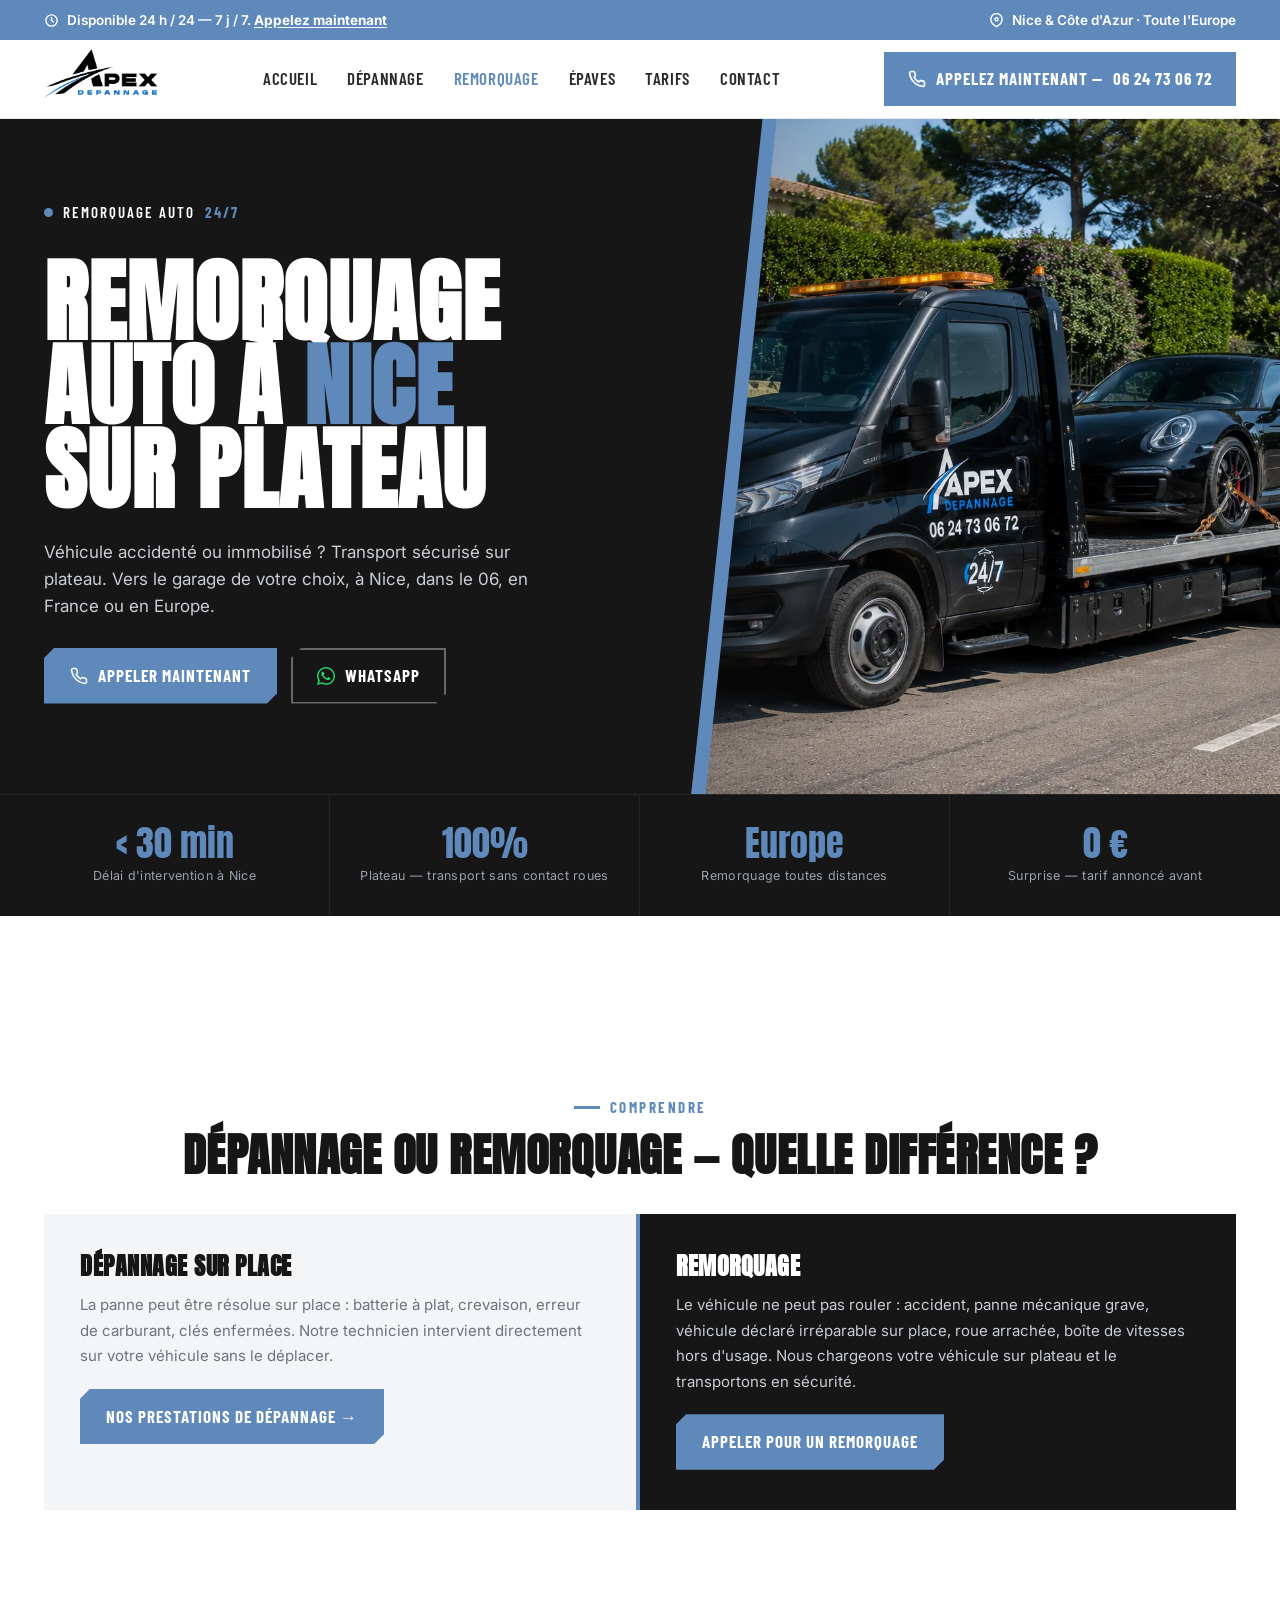
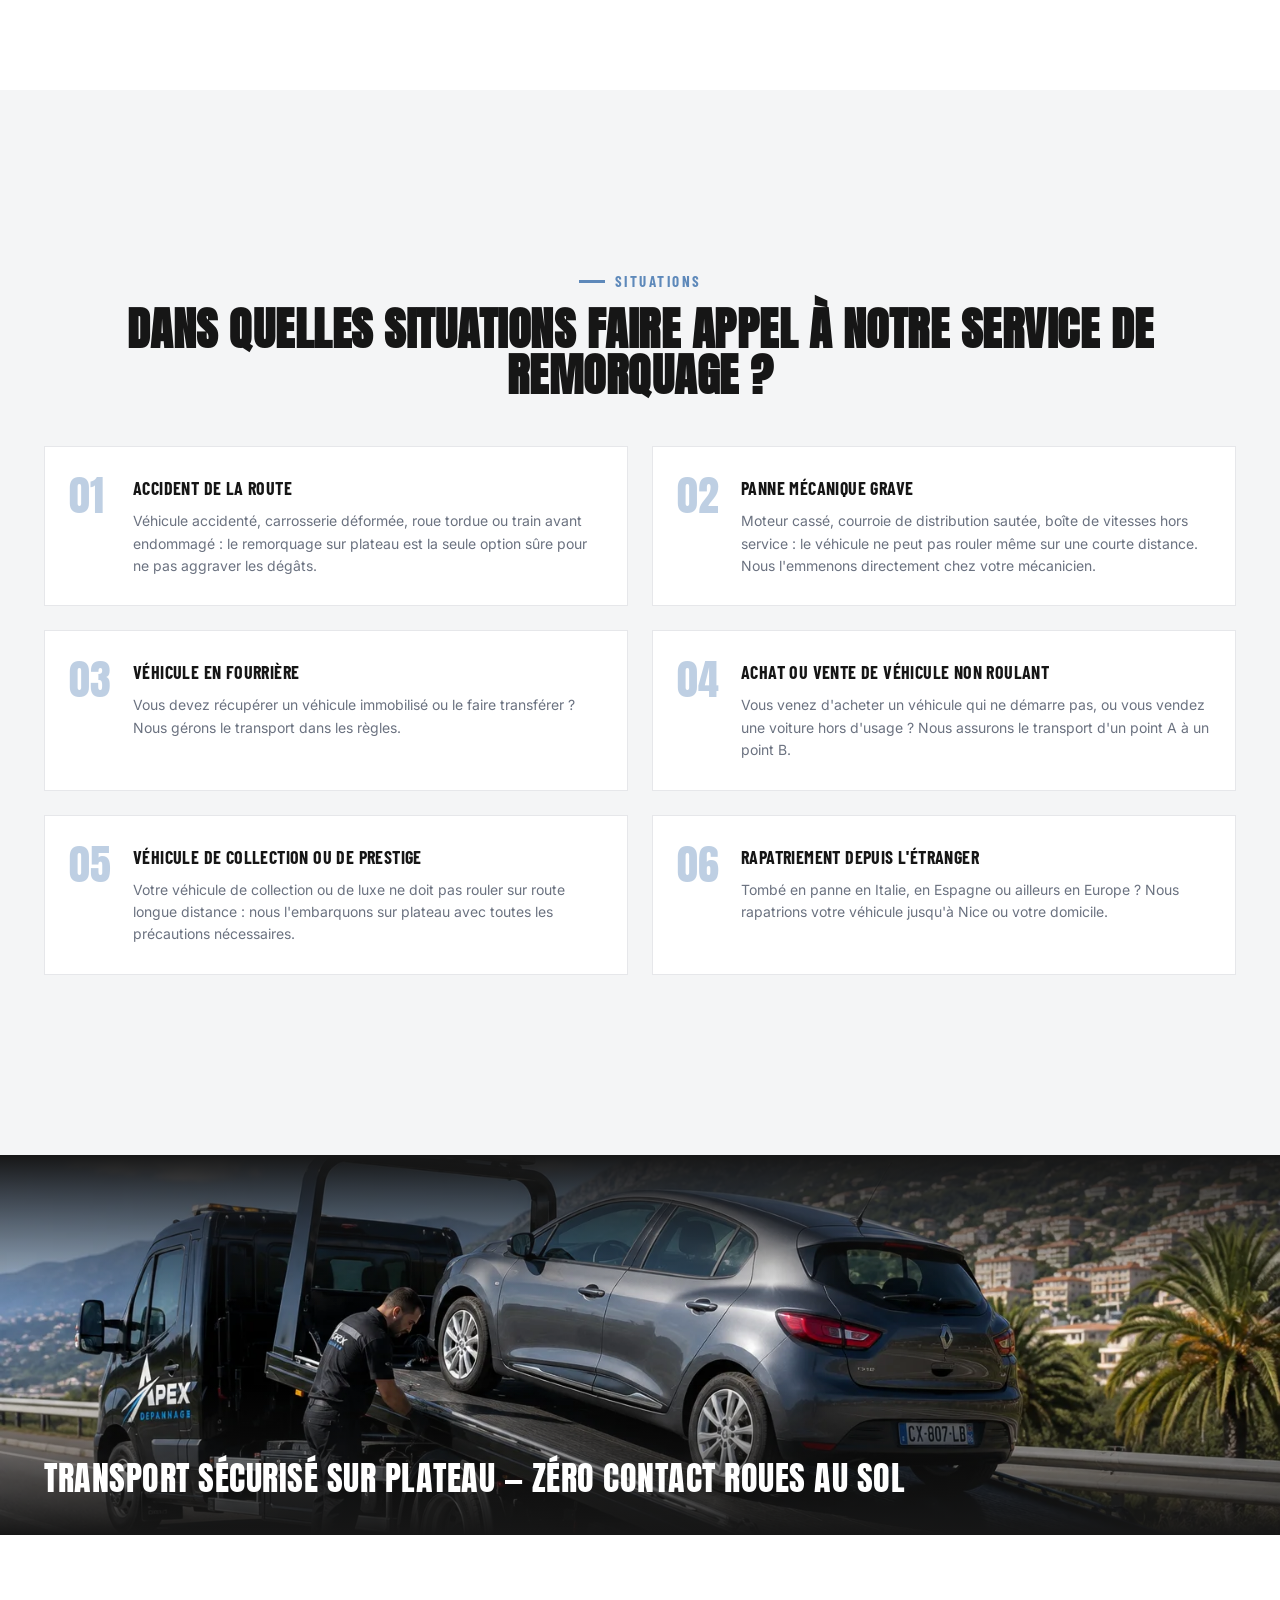
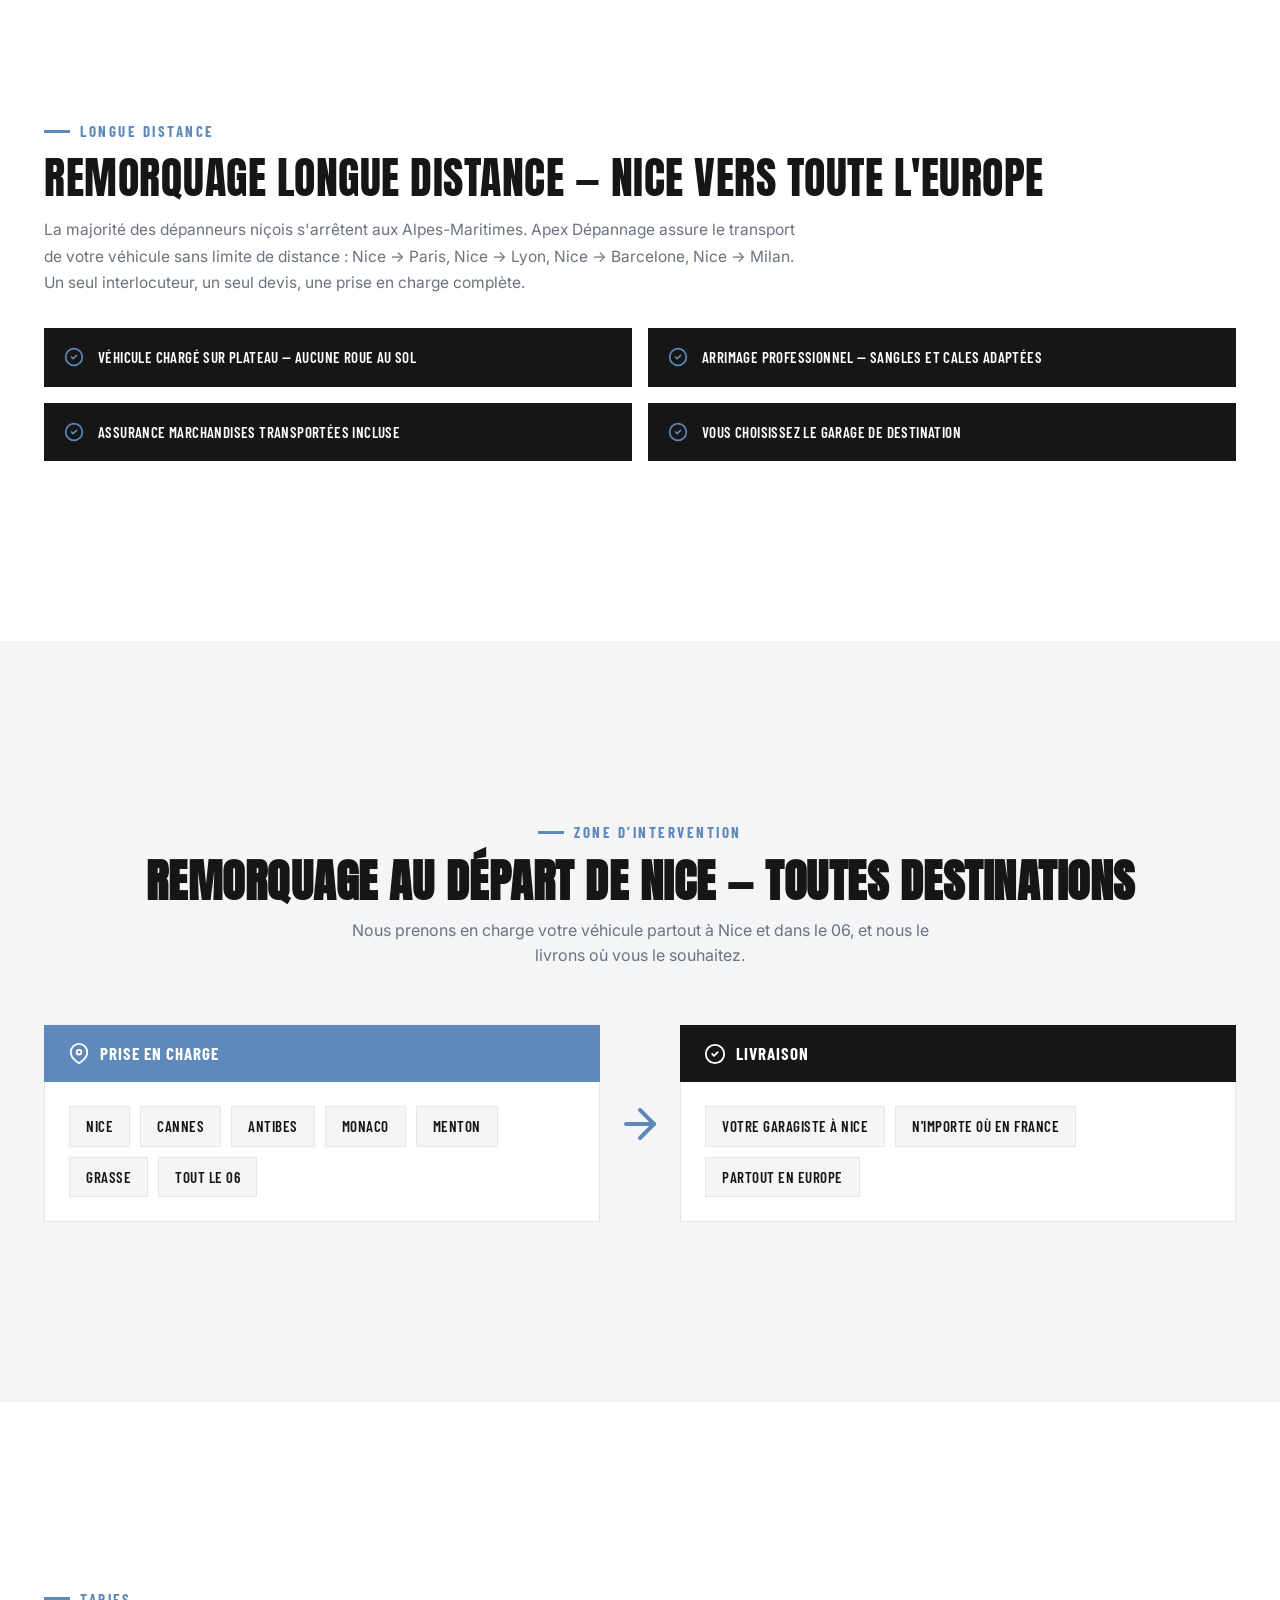
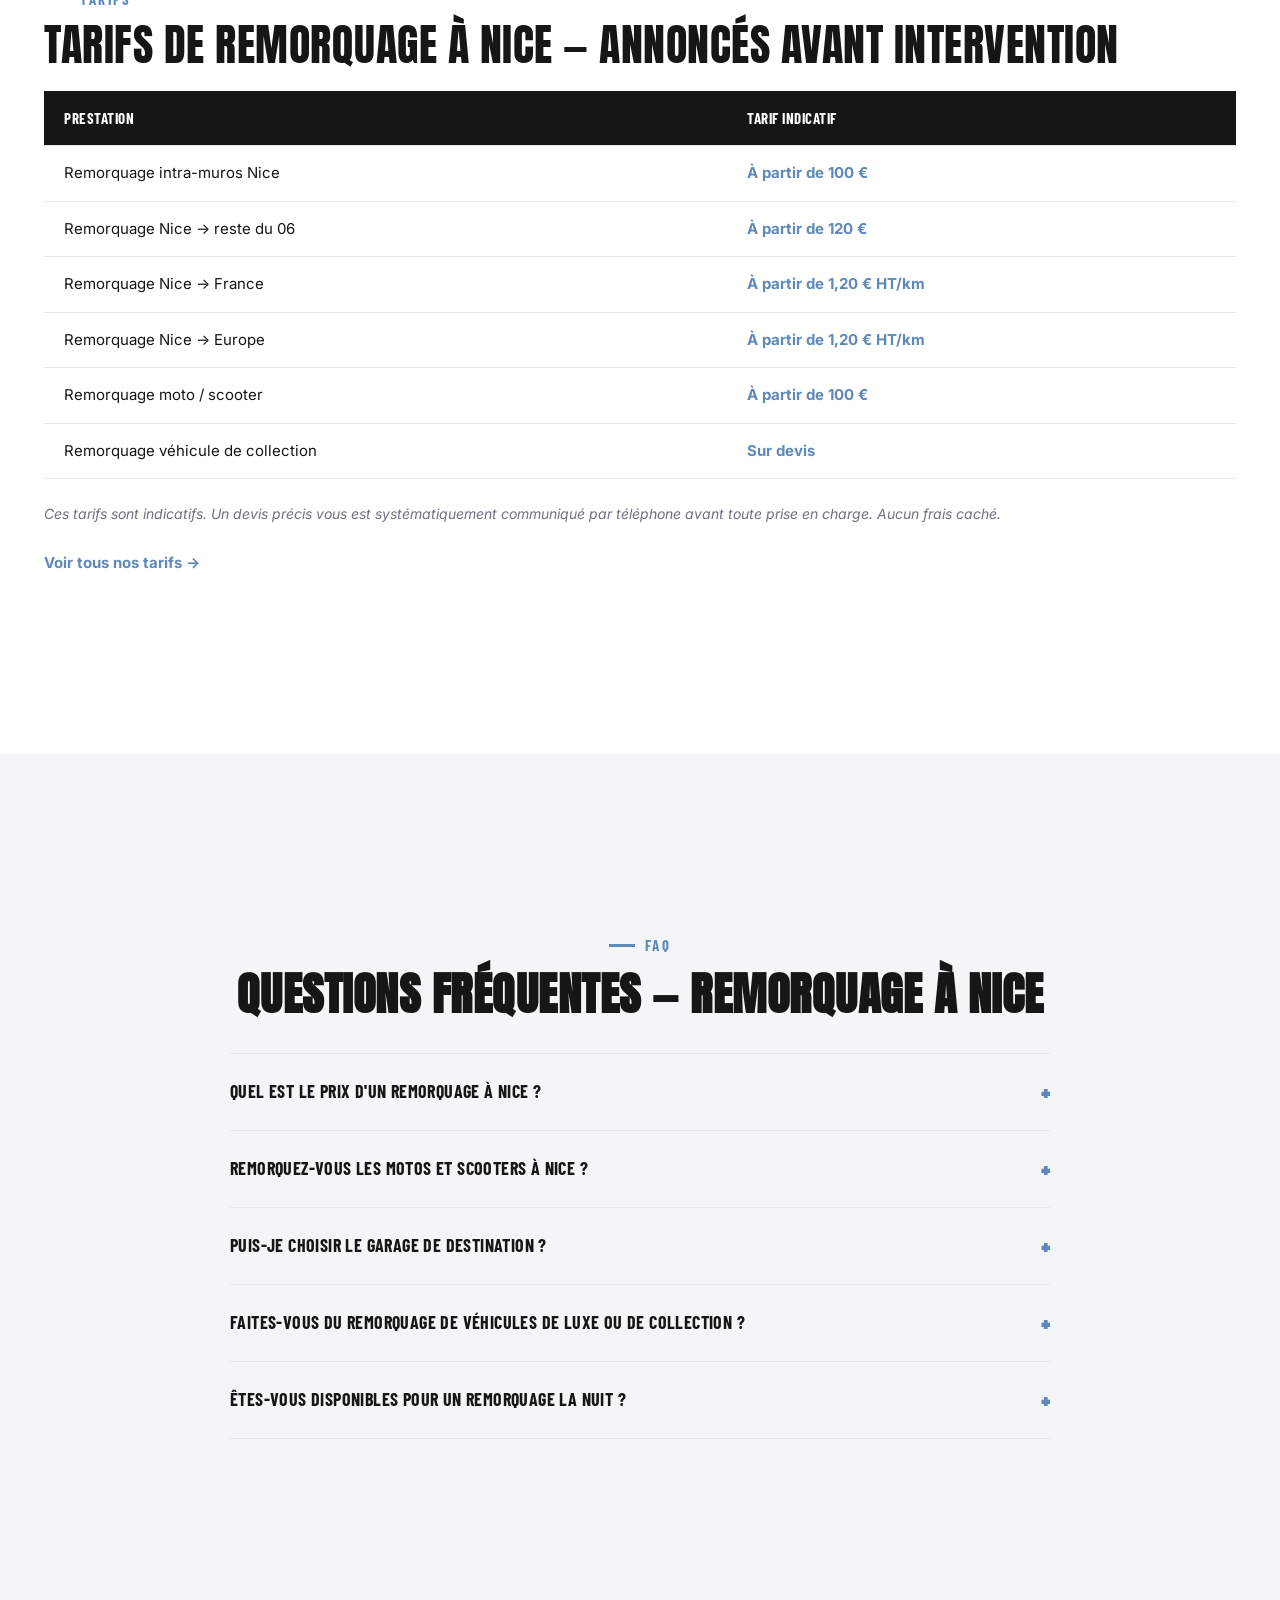
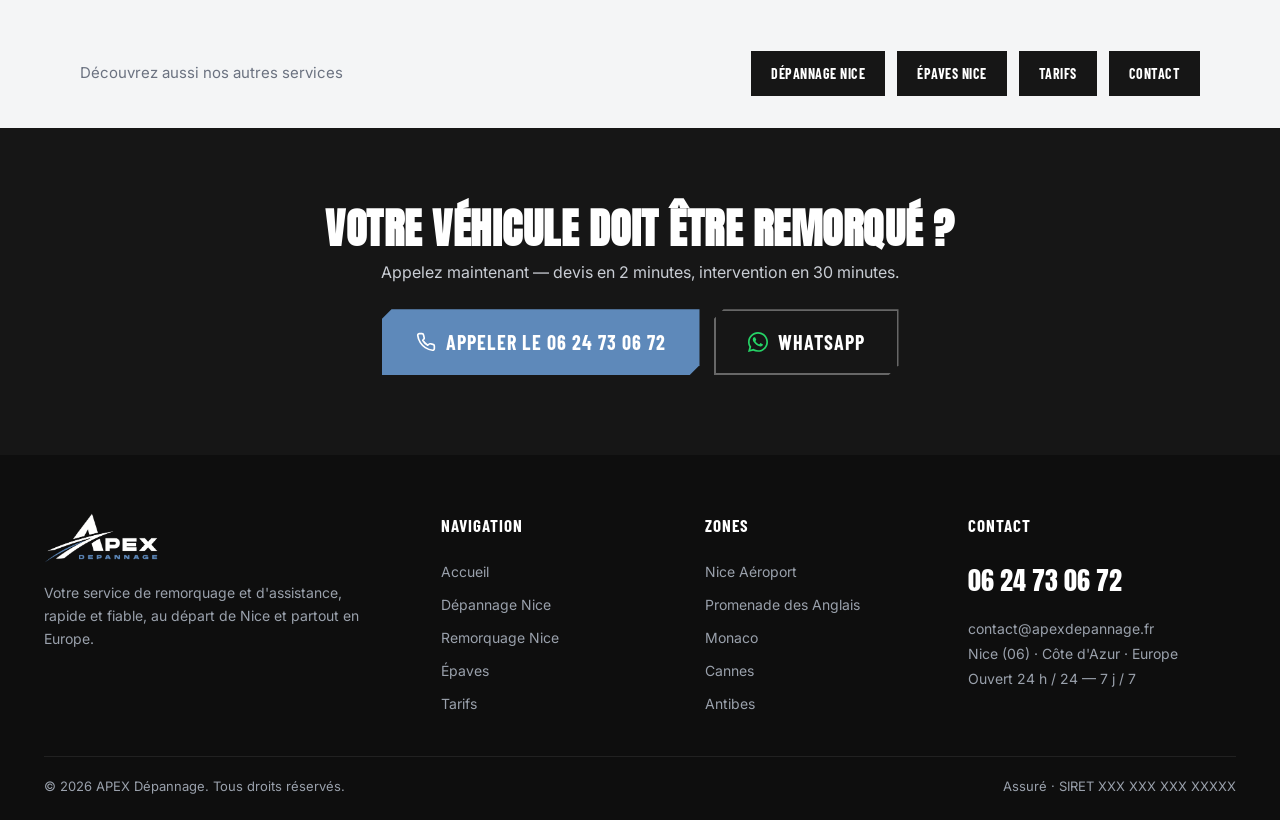
<file: remorquage-nice.html>
<!DOCTYPE html>
<html lang="fr">
<head>
<meta charset="utf-8">
<meta name="viewport" content="width=device-width, initial-scale=1">
<title>Remorquage auto Nice 24h/24 — Sur plateau, toutes distances | Apex Dépannage</title>
<meta name="description" content="Remorquage voiture à Nice 24h/24 7j/7. Transport sécurisé sur plateau vers le garage de votre choix. Longue distance France et Europe. Devis avant intervention. 06 24 73 06 72.">
<link rel="canonical" href="https://apexdepannage.fr/remorquage-nice">
<meta name="theme-color" content="#171717">
<link rel="icon" type="image/png" href="/img/favicon.png">
<link rel="apple-touch-icon" href="/img/apple-touch-icon.png">
<meta property="og:title" content="Remorquage auto Nice 24h/24 — Sur plateau, toutes distances">
<meta property="og:description" content="Remorquage voiture à Nice 24h/24 7j/7. Transport sécurisé sur plateau. Devis avant intervention.">
<meta property="og:locale" content="fr_FR">
<meta property="og:image" content="https://apexdepannage.fr/img/truck-porsche.webp">
<link rel="preconnect" href="https://fonts.googleapis.com">
<link rel="preconnect" href="https://fonts.gstatic.com" crossorigin>
<link href="https://fonts.googleapis.com/css2?family=Anton&family=Barlow+Condensed:wght@500;600;700&family=Inter:wght@400;500;600;700;800&display=swap" rel="stylesheet">
<link rel="stylesheet" href="/style.css?v=85">
<script type="application/ld+json">
{"@context":"https://schema.org","@type":"LocalBusiness","name":"Apex Dépannage","telephone":"+33624730672","url":"https://apexdepannage.fr/remorquage-nice","address":{"@type":"PostalAddress","addressLocality":"Nice","addressRegion":"Alpes-Maritimes","postalCode":"06000","addressCountry":"FR"},"openingHoursSpecification":{"@type":"OpeningHoursSpecification","dayOfWeek":["Monday","Tuesday","Wednesday","Thursday","Friday","Saturday","Sunday"],"opens":"00:00","closes":"23:59"},"areaServed":["Nice","Cannes","Antibes","Monaco","Menton","Alpes-Maritimes"]}
</script>
<script type="application/ld+json">
{"@context":"https://schema.org","@type":"Service","serviceType":"Remorquage automobile","name":"Remorquage auto Nice","provider":{"@type":"LocalBusiness","name":"Apex Dépannage"},"areaServed":"Nice","availableChannel":{"@type":"ServiceChannel","servicePhone":"+33624730672"}}
</script>
<script type="application/ld+json">
{"@context":"https://schema.org","@type":"FAQPage","mainEntity":[
{"@type":"Question","name":"Quel est le prix d'un remorquage à Nice ?","acceptedAnswer":{"@type":"Answer","text":"Le tarif dépend de la distance et du type de véhicule. Les remorquages intra-muros à Nice débutent à partir de 100€. Pour la France et l'Europe, le tarif est à partir de 1,20 € HT/km. Nous vous communiquons un devis précis par téléphone avant toute intervention, sans engagement."}},
{"@type":"Question","name":"Remorquez-vous les motos et scooters à Nice ?","acceptedAnswer":{"@type":"Answer","text":"Oui. Nous disposons de l'équipement adapté au chargement et au transport sécurisé des deux-roues — motos, scooters et maxi-scooters."}},
{"@type":"Question","name":"Puis-je choisir le garage de destination lors d'un remorquage à Nice ?","acceptedAnswer":{"@type":"Answer","text":"Absolument. Vous êtes libre de choisir le garage ou l'atelier vers lequel votre véhicule sera transporté. Si vous n'avez pas de préférence, nous pouvons vous orienter vers des partenaires à Nice."}},
{"@type":"Question","name":"Faites-vous du remorquage de véhicules de luxe ou de collection ?","acceptedAnswer":{"@type":"Answer","text":"Oui. Nous appliquons des protocoles spécifiques pour les véhicules de prestige et de collection : plateau adapté, arrimage renforcé, conduite sécurisée."}},
{"@type":"Question","name":"Êtes-vous disponibles pour un remorquage la nuit à Nice ?","acceptedAnswer":{"@type":"Answer","text":"Oui, 24h/24 et 7j/7, sans exception. Un technicien répond à chaque appel, y compris à 3h du matin un jour férié."}}
]}
</script>
</head>
<body>

<!-- UTILITY BAR -->
<div class="util"><div class="wrap"><div class="ic"><svg width="15" height="15" viewBox="0 0 24 24" fill="none" stroke="#fff" stroke-width="2.2" stroke-linecap="round" stroke-linejoin="round"><circle cx="12" cy="12" r="9"/><path d="M12 7v5l3 2"/></svg><span>Disponible 24&nbsp;h / 24 — 7&nbsp;j / 7. <span class="hide-mob"> <a href="tel:+33624730672">Appelez maintenant</a></span></span></div><div class="ic hide-sm"><svg width="15" height="15" viewBox="0 0 24 24" fill="none" stroke="#fff" stroke-width="2.2" stroke-linecap="round" stroke-linejoin="round"><path d="M21 10c0 7-9 12-9 12S3 17 3 10a9 9 0 0 1 18 0Z"/><circle cx="12" cy="10" r="2.5"/></svg><span>Nice &amp; Côte d'Azur · Toute l'Europe</span></div></div></div>

<!-- HEADER -->
<header><div class="wrap head">
  <a href="/" class="brand" aria-label="APEX Dépannage — accueil"><img src="/img/logo-new.png" alt="APEX Dépannage" width="720" height="315"></a>
  <nav class="main"><a href="/">Accueil</a><a href="/depannage-nice">Dépannage</a><a href="/remorquage-nice" class="active">Remorquage</a><a href="/enlevement-epaves-nice">Épaves</a><a href="/tarifs">Tarifs</a><a href="/contact">Contact</a></nav>
  <div class="head-cta">
    <a href="tel:+33624730672" class="head-cta-btn"><svg width="18" height="18" viewBox="0 0 24 24" fill="none" stroke="#fff" stroke-width="2.2" stroke-linecap="round" stroke-linejoin="round"><path d="M22 16.9v3a2 2 0 0 1-2.2 2 19.8 19.8 0 0 1-8.6-3.1 19.5 19.5 0 0 1-6-6 19.8 19.8 0 0 1-3.1-8.7A2 2 0 0 1 4.1 2h3a2 2 0 0 1 2 1.7c.1 1 .4 1.9.7 2.8a2 2 0 0 1-.5 2.1L8.1 9.9a16 16 0 0 0 6 6l1.3-1.2a2 2 0 0 1 2.1-.5c.9.3 1.8.6 2.8.7a2 2 0 0 1 1.7 2Z"/></svg><span class="hide-mob">Appelez maintenant — </span>06 24 73 06 72</a>
    <button class="burger" id="burger" aria-label="Ouvrir le menu"><svg width="28" height="28" viewBox="0 0 24 24" fill="none" stroke="#161616" stroke-width="2.4" stroke-linecap="round"><path d="M3 6h18M3 12h18M3 18h18"/></svg></button>
  </div>
</div></header>
<nav class="mobile" id="mnav"><a href="/">Accueil</a><a href="/depannage-nice">Dépannage Nice</a><a href="/remorquage-nice">Remorquage Nice</a><a href="/enlevement-epaves-nice">Épaves</a><a href="/tarifs">Tarifs</a><a href="/contact">Contact</a><a href="tel:+33624730672" class="btn btn-orange" style="margin-top:18px;justify-content:center">Appeler le 06 24 73 06 72</a></nav>
<div class="scrim" id="scrim"></div>

<!-- ===== 1. HERO ===== -->
<section class="hero" id="top">
  <div class="hero-right">
    <div class="hero-media" style="background:url('/img/truck-porsche.webp') center/cover no-repeat;left:54%;clip-path:polygon(80px 0,100% 0,100% 100%,0 100%)"></div>
    <div class="hero-wedge" style="left:54%"><svg viewBox="0 0 80 100" preserveAspectRatio="none"><line x1="75" y1="-2" x2="5" y2="102" stroke="#5E89BA" stroke-width="14" vector-effect="non-scaling-stroke"/></svg></div>
  </div>
  <div class="wrap">
    <div class="hero-grid">
      <div class="hero-left">
        <div class="hero-eyebrow"><span class="dot"></span> Remorquage auto <b>24/7</b></div>
        <h1>Remorquage<br>auto à <span class="o">Nice</span><br>sur plateau</h1>
        <p class="lead">Véhicule accidenté ou immobilisé ? Transport sécurisé sur plateau.<span class="lead-long"> Vers le garage de votre choix, à Nice, dans le 06, en France ou en Europe.</span></p>
        <div class="hero-actions page-hero-btns" style="display:flex;flex-wrap:wrap;gap:14px">
          <a href="tel:+33624730672" class="btn btn-orange"><svg width="18" height="18" viewBox="0 0 24 24" fill="none" stroke="#fff" stroke-width="2" stroke-linecap="round" stroke-linejoin="round"><path d="M22 16.9v3a2 2 0 0 1-2.2 2 19.8 19.8 0 0 1-8.6-3.1 19.5 19.5 0 0 1-6-6 19.8 19.8 0 0 1-3.1-8.7A2 2 0 0 1 4.1 2h3a2 2 0 0 1 2 1.7c.1 1 .4 1.9.7 2.8a2 2 0 0 1-.5 2.1L8.1 9.9a16 16 0 0 0 6 6l1.3-1.2a2 2 0 0 1 2.1-.5c.9.3 1.8.6 2.8.7a2 2 0 0 1 1.7 2Z"/></svg>Appeler maintenant</a>
          <a href="https://wa.me/33624730672?text=Bonjour%2C+j%27ai+besoin+d%27un+remorquage+%C3%A0+Nice." class="btn btn-ghost" target="_blank"><svg width="18" height="18" viewBox="0 0 24 24" fill="#25D366"><path d="M17.5 14.4c-.3-.1-1.7-.8-2-1-.3-.1-.5-.1-.7.2s-.8 1-1 1.2-.4.2-.7 0c-.3-.1-1.3-.5-2.4-1.5-.9-.8-1.5-1.8-1.7-2.1-.2-.3 0-.5.1-.6l.4-.5c.1-.2.2-.3.3-.5s.1-.3 0-.5-.7-1.7-1-2.3c-.2-.6-.5-.5-.7-.5h-.6c-.2 0-.5.1-.8.4s-1 1-1 2.4 1.1 2.8 1.2 3c.2.2 2.1 3.2 5.1 4.5.7.3 1.3.5 1.7.6.7.2 1.4.2 1.9.1.6-.1 1.7-.7 2-1.4.2-.7.2-1.2.2-1.4-.1-.1-.3-.2-.6-.3M12 21.8c-1.8 0-3.5-.5-5-1.4l-.4-.2-3.7 1 1-3.6-.3-.4C2.5 15.7 2 13.9 2 12 2 6.5 6.5 2 12 2s10 4.5 10 10-4.5 10-10 10m0-22C5.4 0 0 5.4 0 12c0 2.1.6 4.2 1.6 6L0 24l6.2-1.6c1.7.9 3.7 1.4 5.8 1.4C18.6 24 24 18.6 24 12S18.6 0 12 0"/></svg>WhatsApp</a>
        </div>
      </div>
    </div>
  </div>
</section>

<!-- ===== 2. STATS ===== -->
<div class="page-statbar">
  <div class="wrap">
    <div class="s"><div class="n">&lt; 30 min</div><div class="l">Délai d'intervention à Nice</div></div>
    <div class="s"><div class="n">100%</div><div class="l">Plateau — transport sans contact roues</div></div>
    <div class="s"><div class="n">Europe</div><div class="l">Remorquage toutes distances</div></div>
    <div class="s"><div class="n">0 €</div><div class="l">Surprise — tarif annoncé avant</div></div>
  </div>
</div>

<!-- ===== 3. DEPANNAGE VS REMORQUAGE ===== -->
<section class="sec">
  <div class="wrap">
    <div class="sec-head center" style="margin-bottom:36px">
      <span class="eyebrow">Comprendre</span>
      <h2>Dépannage ou remorquage — quelle différence ?</h2>
    </div>
    <div class="vs-grid">
      <div class="vs-card">
        <h3>Dépannage sur place</h3>
        <p>La panne peut être résolue sur place : batterie à plat, crevaison, erreur de carburant, clés enfermées. Notre technicien intervient directement sur votre véhicule sans le déplacer.</p>
        <a href="/depannage-nice" class="btn btn-orange">Nos prestations de dépannage →</a>
      </div>
      <div class="vs-card">
        <h3 style="color:#fff">Remorquage</h3>
        <p>Le véhicule ne peut pas rouler : accident, panne mécanique grave, véhicule déclaré irréparable sur place, roue arrachée, boîte de vitesses hors d'usage. Nous chargeons votre véhicule sur plateau et le transportons en sécurité.</p>
        <a href="tel:+33624730672" class="btn btn-orange">Appeler pour un remorquage</a>
      </div>
    </div>
  </div>
</section>

<!-- ===== 4. CAS D'USAGE ===== -->
<section class="sec mist">
  <div class="wrap">
    <div class="sec-head center" style="margin-bottom:48px">
      <span class="eyebrow">Situations</span>
      <h2>Dans quelles situations faire appel à notre service de remorquage ?</h2>
    </div>
    <div class="cases-list">
      <div class="case-item">
        <div class="case-num">01</div>
        <div>
          <h3>Accident de la route</h3>
          <p>Véhicule accidenté, carrosserie déformée, roue tordue ou train avant endommagé : le remorquage sur plateau est la seule option sûre pour ne pas aggraver les dégâts.</p>
        </div>
      </div>
      <div class="case-item">
        <div class="case-num">02</div>
        <div>
          <h3>Panne mécanique grave</h3>
          <p>Moteur cassé, courroie de distribution sautée, boîte de vitesses hors service : le véhicule ne peut pas rouler même sur une courte distance. Nous l'emmenons directement chez votre mécanicien.</p>
        </div>
      </div>
      <div class="case-item">
        <div class="case-num">03</div>
        <div>
          <h3>Véhicule en fourrière</h3>
          <p>Vous devez récupérer un véhicule immobilisé ou le faire transférer ? Nous gérons le transport dans les règles.</p>
        </div>
      </div>
      <div class="case-item">
        <div class="case-num">04</div>
        <div>
          <h3>Achat ou vente de véhicule non roulant</h3>
          <p>Vous venez d'acheter un véhicule qui ne démarre pas, ou vous vendez une voiture hors d'usage ? Nous assurons le transport d'un point A à un point B.</p>
        </div>
      </div>
      <div class="case-item">
        <div class="case-num">05</div>
        <div>
          <h3>Véhicule de collection ou de prestige</h3>
          <p>Votre véhicule de collection ou de luxe ne doit pas rouler sur route longue distance : nous l'embarquons sur plateau avec toutes les précautions nécessaires.</p>
        </div>
      </div>
      <div class="case-item">
        <div class="case-num">06</div>
        <div>
          <h3>Rapatriement depuis l'étranger</h3>
          <p>Tombé en panne en Italie, en Espagne ou ailleurs en Europe ? Nous rapatrions votre véhicule jusqu'à Nice ou votre domicile.</p>
        </div>
      </div>
    </div>
  </div>
</section>

<!-- ===== IMAGE BREAK ===== -->
<div style="height:380px;background:url('/img/panne-moteur.webp') center/cover no-repeat;position:relative">
  <div style="position:absolute;inset:0;background:linear-gradient(0deg,var(--ink) 0%,transparent 40%,transparent 60%,var(--ink) 100%)"></div>
  <div class="wrap" style="position:relative;z-index:2;height:100%;display:flex;align-items:flex-end;padding-bottom:40px">
    <div style="color:#fff">
      <div style="font-family:'Anton',sans-serif;text-transform:uppercase;font-size:clamp(22px,3vw,34px);letter-spacing:.5px;line-height:1">Transport sécurisé sur plateau — zéro contact roues au sol</div>
    </div>
  </div>
</div>

<!-- ===== 5. LONGUE DISTANCE ===== -->
<section class="sec">
  <div class="wrap">
    <span class="eyebrow">Longue distance</span>
    <h2 class="display" style="font-size:clamp(28px,3.4vw,44px);margin:14px 0 18px">Remorquage longue distance — Nice vers toute l'Europe</h2>
    <p style="color:var(--muted);font-size:15.5px;line-height:1.7;max-width:760px;margin:0 0 8px">La majorité des dépanneurs niçois s'arrêtent aux Alpes-Maritimes. Apex Dépannage assure le transport de votre véhicule sans limite de distance : Nice → Paris, Nice → Lyon, Nice → Barcelone, Nice → Milan. Un seul interlocuteur, un seul devis, une prise en charge complète.</p>
    <div class="reas-grid">
      <div class="reas-item"><svg width="20" height="20" viewBox="0 0 24 24" fill="none" stroke="var(--orange)" stroke-width="2" stroke-linecap="round" stroke-linejoin="round"><path d="m9 12 2 2 4-4"/><circle cx="12" cy="12" r="10"/></svg>Véhicule chargé sur plateau — aucune roue au sol</div>
      <div class="reas-item"><svg width="20" height="20" viewBox="0 0 24 24" fill="none" stroke="var(--orange)" stroke-width="2" stroke-linecap="round" stroke-linejoin="round"><path d="m9 12 2 2 4-4"/><circle cx="12" cy="12" r="10"/></svg>Arrimage professionnel — sangles et cales adaptées</div>
      <div class="reas-item"><svg width="20" height="20" viewBox="0 0 24 24" fill="none" stroke="var(--orange)" stroke-width="2" stroke-linecap="round" stroke-linejoin="round"><path d="m9 12 2 2 4-4"/><circle cx="12" cy="12" r="10"/></svg>Assurance marchandises transportées incluse</div>
      <div class="reas-item"><svg width="20" height="20" viewBox="0 0 24 24" fill="none" stroke="var(--orange)" stroke-width="2" stroke-linecap="round" stroke-linejoin="round"><path d="m9 12 2 2 4-4"/><circle cx="12" cy="12" r="10"/></svg>Vous choisissez le garage de destination</div>
    </div>
  </div>
</section>

<!-- ===== 6. ZONE D'INTERVENTION ===== -->
<section class="sec mist">
  <div class="wrap">
    <div class="sec-head center" style="margin-bottom:40px">
      <span class="eyebrow">Zone d'intervention</span>
      <h2>Remorquage au départ de Nice — toutes destinations</h2>
      <p class="sub">Nous prenons en charge votre véhicule partout à Nice et dans le 06, et nous le livrons où vous le souhaitez.</p>
    </div>
    <div class="route-flow">
      <div class="route-col route-from">
        <div class="route-header">
          <svg width="22" height="22" viewBox="0 0 24 24" fill="none" stroke="#fff" stroke-width="2" stroke-linecap="round" stroke-linejoin="round"><path d="M21 10c0 7-9 12-9 12S3 17 3 10a9 9 0 0 1 18 0Z"/><circle cx="12" cy="10" r="2.5"/></svg>
          Prise en charge
        </div>
        <div class="route-items">
          <span>Nice</span><span>Cannes</span><span>Antibes</span><span>Monaco</span><span>Menton</span><span>Grasse</span><span>Tout le 06</span>
        </div>
      </div>
      <div class="route-arrow">
        <svg width="48" height="48" viewBox="0 0 24 24" fill="none" stroke="var(--orange)" stroke-width="2" stroke-linecap="round" stroke-linejoin="round"><path d="M5 12h14"/><path d="m12 5 7 7-7 7"/></svg>
      </div>
      <div class="route-col route-to">
        <div class="route-header">
          <svg width="22" height="22" viewBox="0 0 24 24" fill="none" stroke="#fff" stroke-width="2" stroke-linecap="round" stroke-linejoin="round"><path d="m9 12 2 2 4-4"/><circle cx="12" cy="12" r="10"/></svg>
          Livraison
        </div>
        <div class="route-items">
          <span>Votre garagiste à Nice</span><span>N'importe où en France</span><span>Partout en Europe</span>
        </div>
      </div>
    </div>
  </div>
</section>

<!-- ===== 7. TARIFS ===== -->
<section class="sec">
  <div class="wrap">
    <span class="eyebrow">Tarifs</span>
    <h2 class="display" style="font-size:clamp(28px,3.4vw,44px);margin:14px 0 24px">Tarifs de remorquage à Nice — annoncés avant intervention</h2>
    <table class="tarif-table">
      <thead><tr><th>Prestation</th><th>Tarif indicatif</th></tr></thead>
      <tbody>
        <tr><td>Remorquage intra-muros Nice</td><td>À partir de 100 €</td></tr>
        <tr><td>Remorquage Nice → reste du 06</td><td>À partir de 120 €</td></tr>
        <tr><td>Remorquage Nice → France</td><td>À partir de 1,20 € HT/km</td></tr>
        <tr><td>Remorquage Nice → Europe</td><td>À partir de 1,20 € HT/km</td></tr>
        <tr><td>Remorquage moto / scooter</td><td>À partir de 100 €</td></tr>
        <tr><td>Remorquage véhicule de collection</td><td>Sur devis</td></tr>
      </tbody>
    </table>
    <p class="tarif-note">Ces tarifs sont indicatifs. Un devis précis vous est systématiquement communiqué par téléphone avant toute prise en charge. Aucun frais caché.</p>
    <a href="/tarifs" style="color:var(--orange);font-weight:700;font-size:15px;display:inline-block;margin-top:12px">Voir tous nos tarifs →</a>
  </div>
</section>

<!-- ===== 8. FAQ ===== -->
<section class="sec mist">
  <div class="wrap">
    <div class="sec-head center" style="margin-bottom:36px">
      <span class="eyebrow">FAQ</span>
      <h2>Questions fréquentes — Remorquage à Nice</h2>
    </div>
    <div class="faq-list">
      <details class="faq-item"><summary>Quel est le prix d'un remorquage à Nice ?</summary><div class="faq-answer">Le tarif dépend de la distance et du type de véhicule. Les remorquages intra-muros à Nice débutent à partir de 100 €. Pour la France et l'Europe, le tarif est à partir de 1,20 € HT/km. Nous vous communiquons un devis précis par téléphone avant toute intervention, sans engagement. <a href="/tarifs" style="color:var(--orange);font-weight:600">Voir tous nos tarifs</a>.</div></details>
      <details class="faq-item"><summary>Remorquez-vous les motos et scooters à Nice ?</summary><div class="faq-answer">Oui. Nous disposons de l'équipement adapté au chargement et au transport sécurisé des deux-roues — motos, scooters et maxi-scooters.</div></details>
      <details class="faq-item"><summary>Puis-je choisir le garage de destination ?</summary><div class="faq-answer">Absolument. Vous êtes libre de choisir le garage ou l'atelier vers lequel votre véhicule sera transporté. Si vous n'avez pas de préférence, nous pouvons vous orienter vers des partenaires à Nice.</div></details>
      <details class="faq-item"><summary>Faites-vous du remorquage de véhicules de luxe ou de collection ?</summary><div class="faq-answer">Oui. Nous appliquons des protocoles spécifiques pour les véhicules de prestige et de collection : plateau adapté, arrimage renforcé, conduite sécurisée.</div></details>
      <details class="faq-item"><summary>Êtes-vous disponibles pour un remorquage la nuit ?</summary><div class="faq-answer">Oui, 24h/24 et 7j/7, sans exception. Un technicien répond à chaque appel, y compris à 3h du matin un jour férié.</div></details>
    </div>
  </div>
</section>

<!-- ===== MAILLAGE ===== -->
<div style="background:var(--mist)"><div class="wrap">
  <div class="maillage">
    <p>Découvrez aussi nos autres services</p>
    <div class="maillage-links">
      <a href="/depannage-nice" class="maillage-link">Dépannage Nice</a>
      <a href="/enlevement-epaves-nice" class="maillage-link">Épaves Nice</a>
      <a href="/tarifs" class="maillage-link">Tarifs</a>
      <a href="/contact" class="maillage-link">Contact</a>
    </div>
  </div>
</div></div>

<!-- ===== 9. CTA FINAL ===== -->
<section class="cta-block" style="padding:80px 0">
  <div class="wrap">
    <h2>Votre véhicule doit être remorqué ?</h2>
    <p>Appelez maintenant — devis en 2 minutes, intervention en 30 minutes.</p>
    <div style="display:flex;flex-wrap:wrap;gap:14px;justify-content:center">
      <a href="tel:+33624730672" class="btn btn-orange" style="font-size:20px;padding:18px 34px"><svg width="20" height="20" viewBox="0 0 24 24" fill="none" stroke="#fff" stroke-width="2" stroke-linecap="round" stroke-linejoin="round"><path d="M22 16.9v3a2 2 0 0 1-2.2 2 19.8 19.8 0 0 1-8.6-3.1 19.5 19.5 0 0 1-6-6 19.8 19.8 0 0 1-3.1-8.7A2 2 0 0 1 4.1 2h3a2 2 0 0 1 2 1.7c.1 1 .4 1.9.7 2.8a2 2 0 0 1-.5 2.1L8.1 9.9a16 16 0 0 0 6 6l1.3-1.2a2 2 0 0 1 2.1-.5c.9.3 1.8.6 2.8.7a2 2 0 0 1 1.7 2Z"/></svg>Appeler le 06 24 73 06 72</a>
      <a href="https://wa.me/33624730672?text=Bonjour%2C+j%27ai+besoin+d%27un+remorquage+%C3%A0+Nice." class="btn btn-ghost" style="font-size:20px;padding:18px 34px" target="_blank"><svg width="20" height="20" viewBox="0 0 24 24" fill="#25D366"><path d="M17.5 14.4c-.3-.1-1.7-.8-2-1-.3-.1-.5-.1-.7.2s-.8 1-1 1.2-.4.2-.7 0c-.3-.1-1.3-.5-2.4-1.5-.9-.8-1.5-1.8-1.7-2.1-.2-.3 0-.5.1-.6l.4-.5c.1-.2.2-.3.3-.5s.1-.3 0-.5-.7-1.7-1-2.3c-.2-.6-.5-.5-.7-.5h-.6c-.2 0-.5.1-.8.4s-1 1-1 2.4 1.1 2.8 1.2 3c.2.2 2.1 3.2 5.1 4.5.7.3 1.3.5 1.7.6.7.2 1.4.2 1.9.1.6-.1 1.7-.7 2-1.4.2-.7.2-1.2.2-1.4-.1-.1-.3-.2-.6-.3M12 21.8c-1.8 0-3.5-.5-5-1.4l-.4-.2-3.7 1 1-3.6-.3-.4C2.5 15.7 2 13.9 2 12 2 6.5 6.5 2 12 2s10 4.5 10 10-4.5 10-10 10m0-22C5.4 0 0 5.4 0 12c0 2.1.6 4.2 1.6 6L0 24l6.2-1.6c1.7.9 3.7 1.4 5.8 1.4C18.6 24 24 18.6 24 12S18.6 0 12 0"/></svg>WhatsApp</a>
    </div>
  </div>
</section>

<!-- FOOTER -->
<footer><div class="wrap"><div class="foot-grid">
  <div class="foot-brand"><img src="/img/logo.png" alt="APEX Dépannage"><p>Votre service de remorquage et d'assistance, rapide et fiable, au départ de Nice et partout en Europe.</p></div>
  <div class="foot"><h4>Navigation</h4><a href="/">Accueil</a><a href="/depannage-nice">Dépannage Nice</a><a href="/remorquage-nice">Remorquage Nice</a><a href="/enlevement-epaves-nice">Épaves</a><a href="/tarifs">Tarifs</a></div>
  <div class="foot"><h4>Zones</h4><a href="/zones/depannage-nice-aeroport">Nice Aéroport</a><a href="/zones/depannage-nice-promenade-anglais">Promenade des Anglais</a><a href="/zones/depannage-monaco">Monaco</a><a href="/zones/depannage-cannes">Cannes</a><a href="/zones/depannage-antibes">Antibes</a></div>
  <div class="foot"><h4>Contact</h4><a href="tel:+33624730672" class="fphone">06 24 73 06 72</a><div style="font-size:14px;line-height:1.8">contact@apexdepannage.fr<br>Nice (06) · Côte d'Azur · Europe<br><span class="o">Ouvert 24 h / 24 — 7 j / 7</span></div></div>
</div><div class="foot-bottom"><span>© 2026 APEX Dépannage. Tous droits réservés.</span><span>Assuré · SIRET XXX XXX XXX XXXXX</span></div></div></footer>
<a href="tel:+33624730672" class="callbar"><svg width="20" height="20" viewBox="0 0 24 24" fill="none" stroke="#fff" stroke-width="2.2" stroke-linecap="round" stroke-linejoin="round"><path d="M22 16.9v3a2 2 0 0 1-2.2 2 19.8 19.8 0 0 1-8.6-3.1 19.5 19.5 0 0 1-6-6 19.8 19.8 0 0 1-3.1-8.7A2 2 0 0 1 4.1 2h3a2 2 0 0 1 2 1.7c.1 1 .4 1.9.7 2.8a2 2 0 0 1-.5 2.1L8.1 9.9a16 16 0 0 0 6 6l1.3-1.2a2 2 0 0 1 2.1-.5c.9.3 1.8.6 2.8.7a2 2 0 0 1 1.7 2Z"/></svg>Appeler — 06 24 73 06 72</a>
<script>
var burger=document.getElementById('burger'),mnav=document.getElementById('mnav'),scrim=document.getElementById('scrim');
function toggle(o){mnav.classList.toggle('open',o);scrim.classList.toggle('open',o);}
burger.addEventListener('click',function(){toggle(!mnav.classList.contains('open'));});
scrim.addEventListener('click',function(){toggle(false);});
mnav.addEventListener('click',function(e){if(e.target.tagName==='A')toggle(false);});
</script>
</body>
</html>
</file>
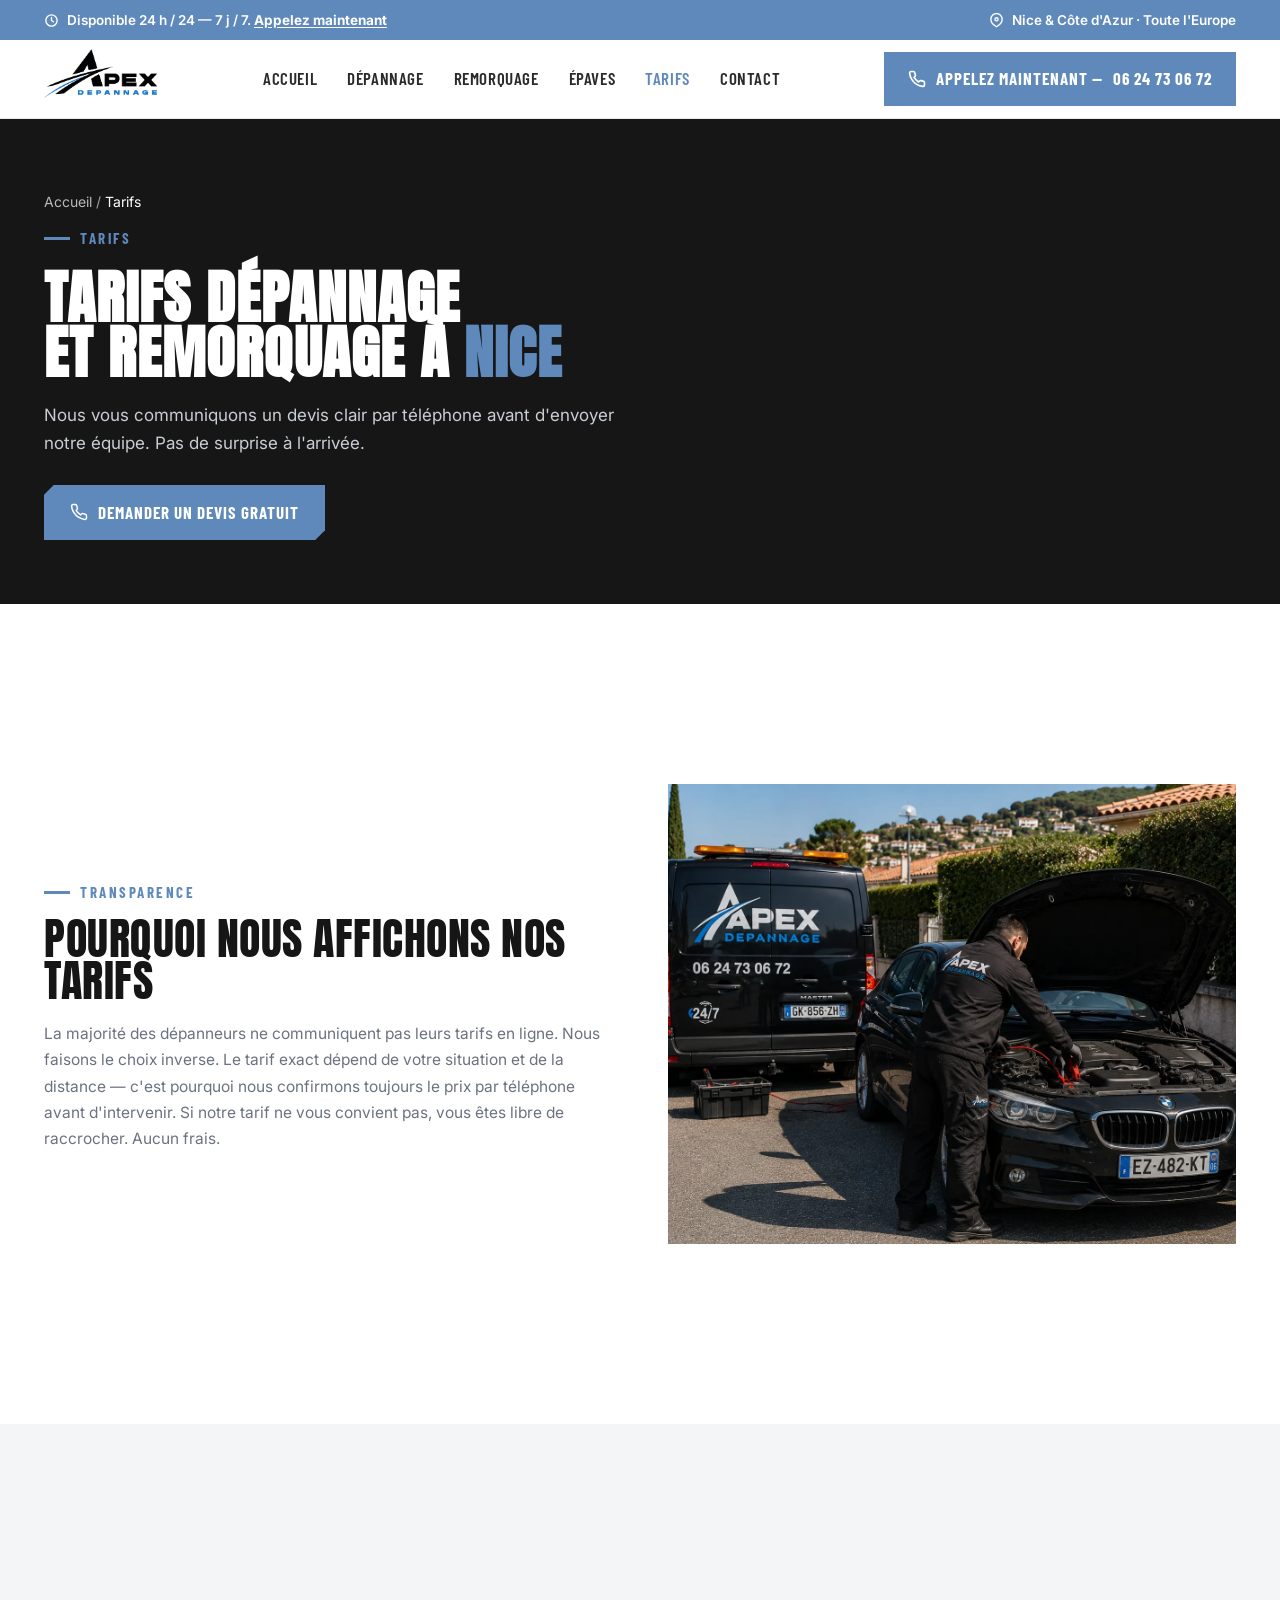
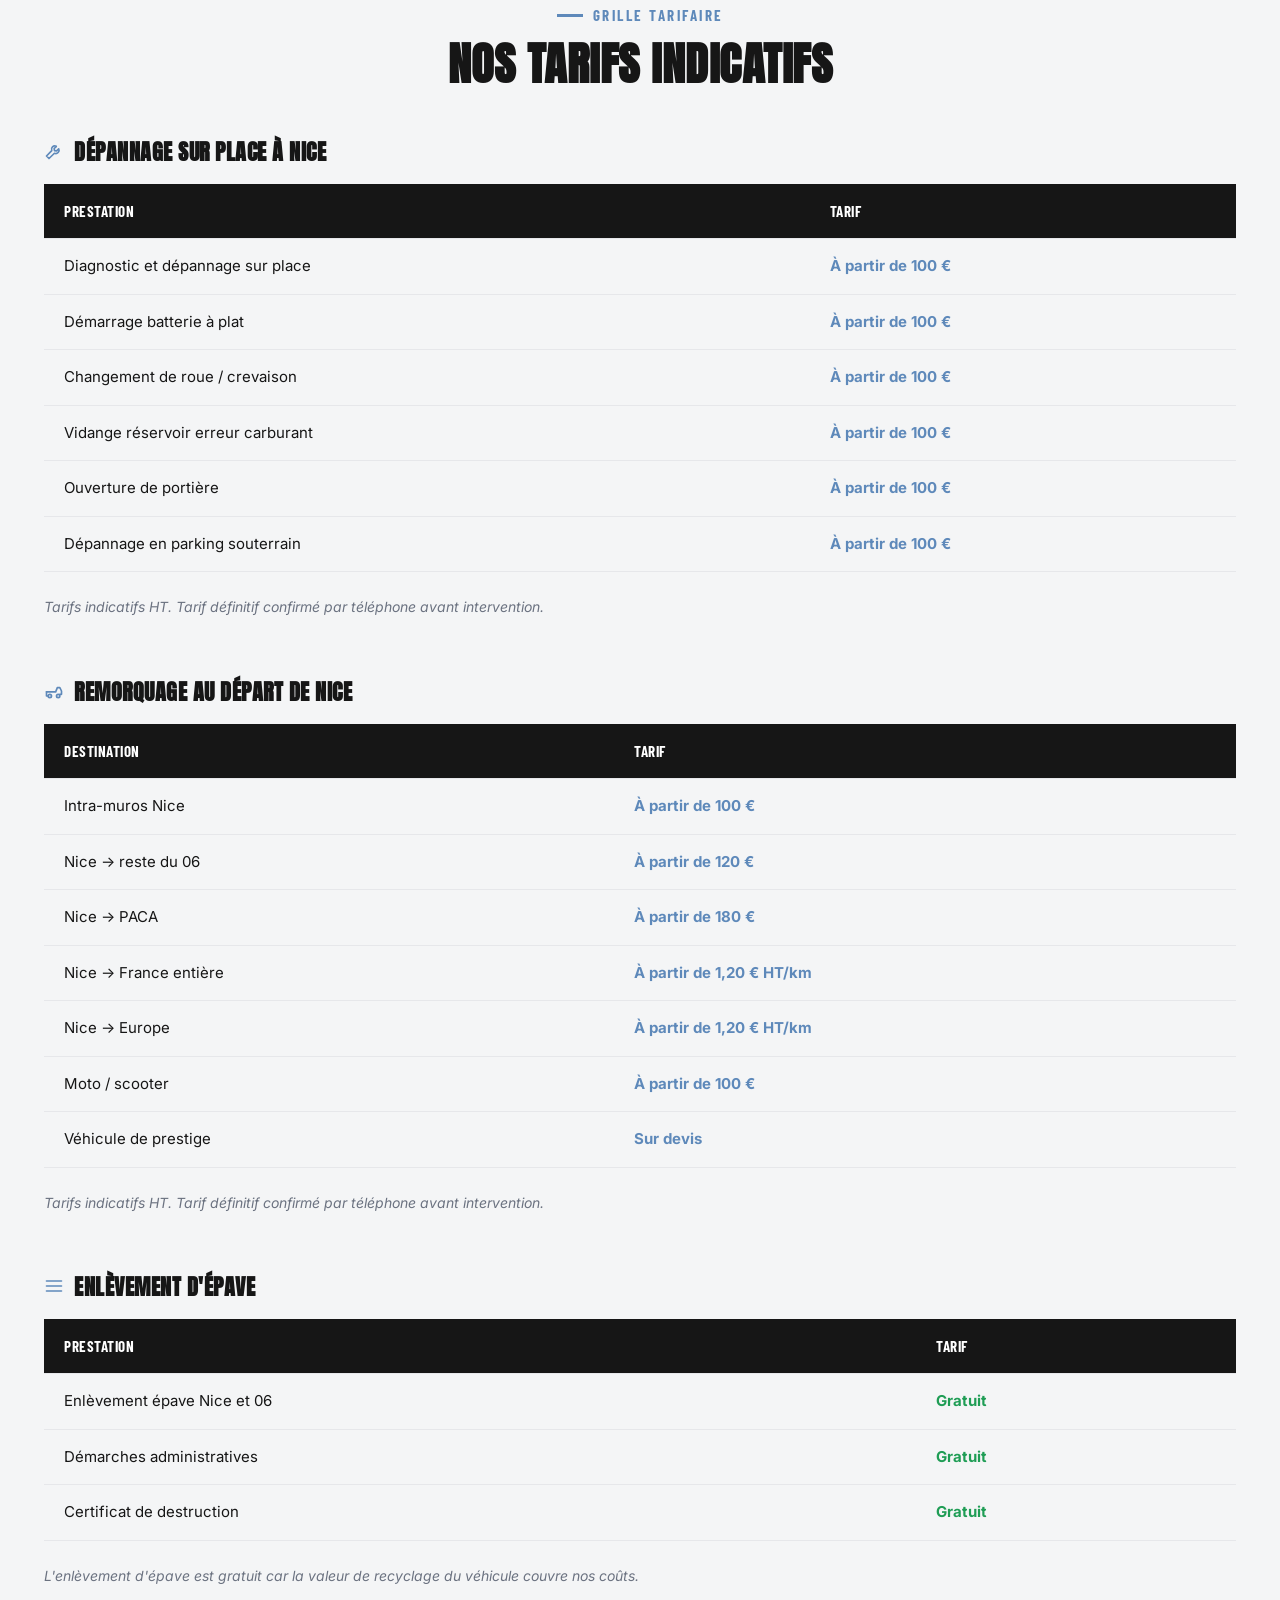
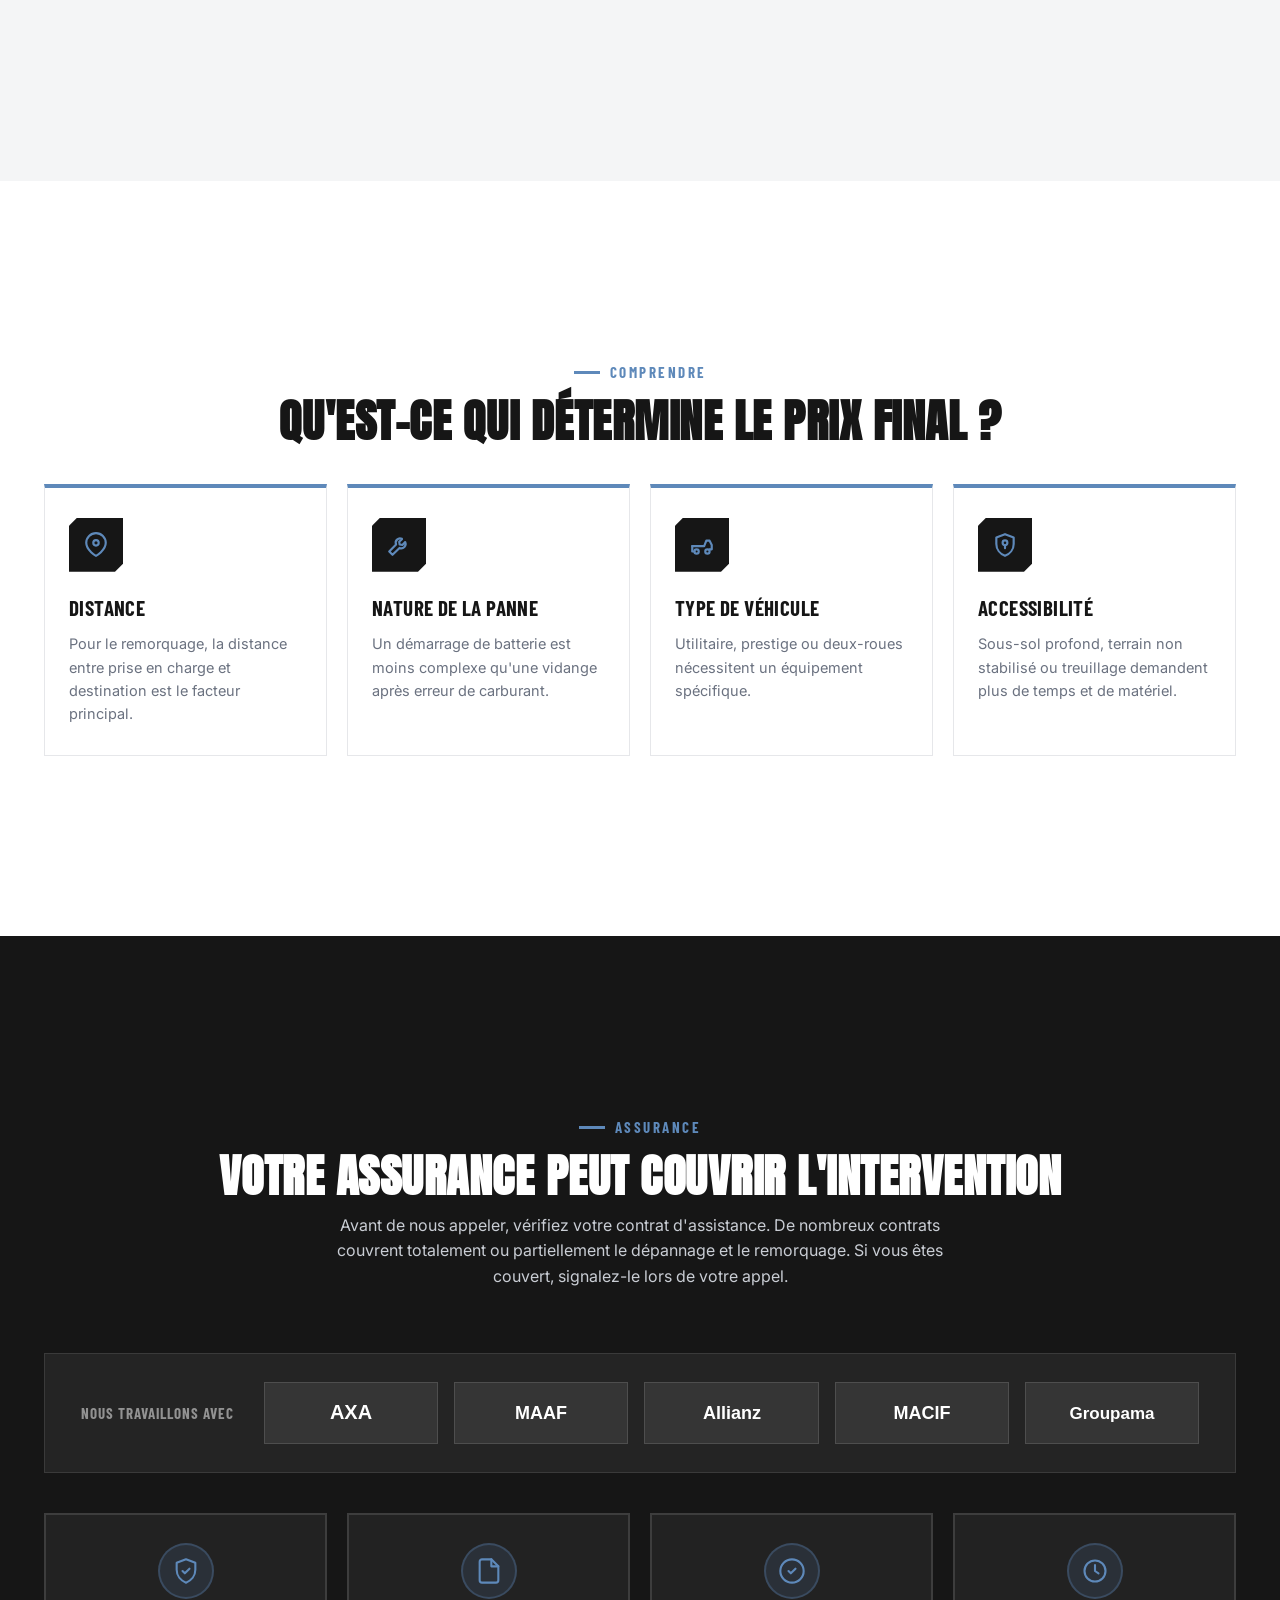
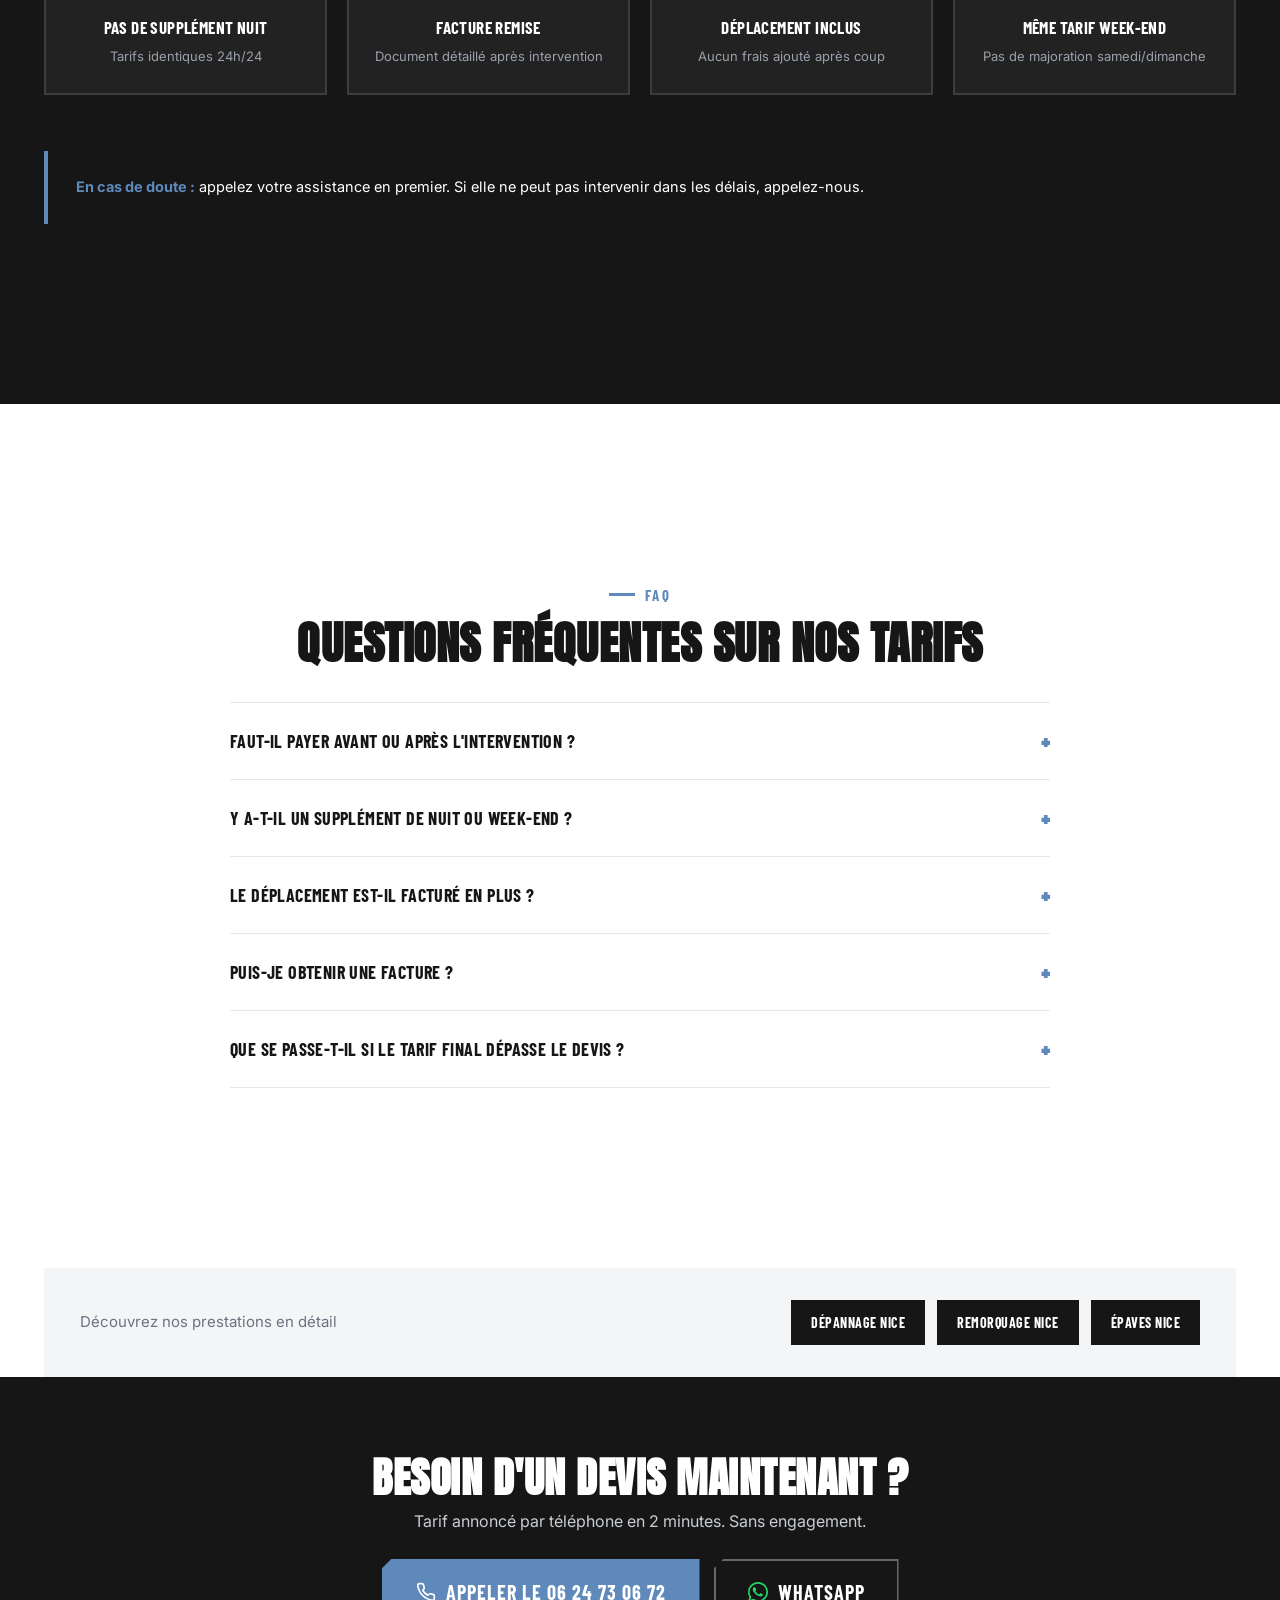
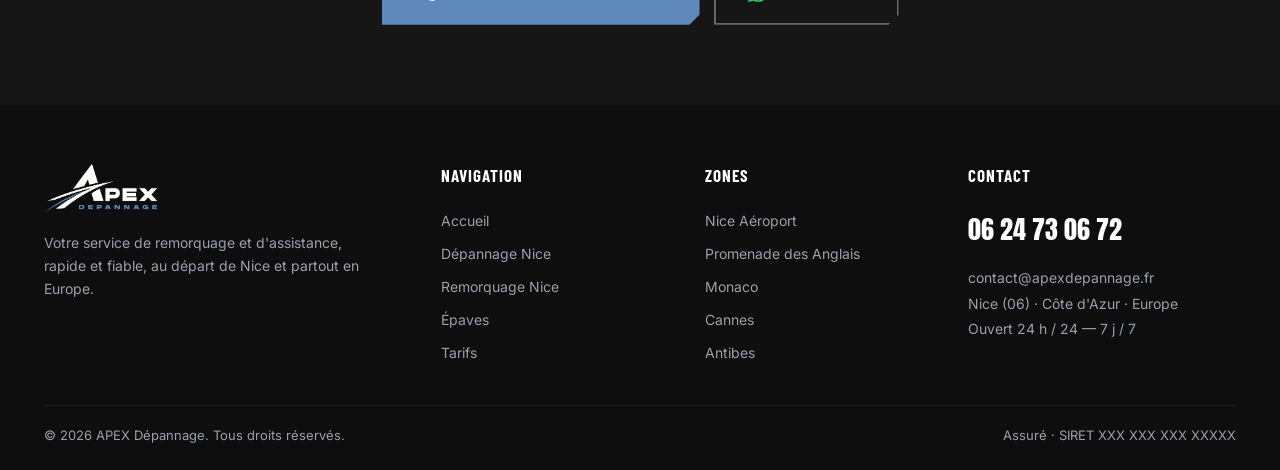
<file: tarifs.html>
<!DOCTYPE html>
<html lang="fr">
<head>
<meta charset="utf-8">
<meta name="viewport" content="width=device-width, initial-scale=1">
<title>Tarifs dépannage et remorquage Nice — Devis avant intervention | Apex Dépannage</title>
<meta name="description" content="Tarifs transparents pour dépannage, remorquage et enlèvement d'épave à Nice. Devis communiqué par téléphone avant toute intervention. Pas de surprise. Appelez le 06 24 73 06 72.">
<link rel="canonical" href="https://apexdepannage.fr/tarifs">
<meta name="theme-color" content="#171717">
<link rel="icon" type="image/png" href="/img/favicon.png">
<link rel="apple-touch-icon" href="/img/apple-touch-icon.png">
<meta property="og:title" content="Tarifs dépannage et remorquage Nice — Devis avant intervention">
<meta property="og:description" content="Tarifs transparents. Devis communiqué par téléphone avant toute intervention.">
<meta property="og:locale" content="fr_FR">
<meta property="og:image" content="https://apexdepannage.fr/img/panne-carburant.webp">
<link rel="preconnect" href="https://fonts.googleapis.com">
<link rel="preconnect" href="https://fonts.gstatic.com" crossorigin>
<link href="https://fonts.googleapis.com/css2?family=Anton&family=Barlow+Condensed:wght@500;600;700&family=Inter:wght@400;500;600;700;800&display=swap" rel="stylesheet">
<link rel="stylesheet" href="/style.css?v=85">
<script type="application/ld+json">
{"@context":"https://schema.org","@type":"LocalBusiness","name":"Apex Dépannage","telephone":"+33624730672","url":"https://apexdepannage.fr/tarifs","address":{"@type":"PostalAddress","addressLocality":"Nice","addressRegion":"Alpes-Maritimes","postalCode":"06000","addressCountry":"FR"},"openingHoursSpecification":{"@type":"OpeningHoursSpecification","dayOfWeek":["Monday","Tuesday","Wednesday","Thursday","Friday","Saturday","Sunday"],"opens":"00:00","closes":"23:59"},"areaServed":["Nice","Cannes","Antibes","Monaco","Menton","Alpes-Maritimes"]}
</script>
<script type="application/ld+json">
{"@context":"https://schema.org","@type":"FAQPage","mainEntity":[
{"@type":"Question","name":"Faut-il payer avant ou après l'intervention ?","acceptedAnswer":{"@type":"Answer","text":"Après l'intervention, une fois le travail validé. Nous acceptons espèces et carte bancaire. Pour les longues distances, un acompte peut être demandé."}},
{"@type":"Question","name":"Y a-t-il un supplément de nuit ou week-end ?","acceptedAnswer":{"@type":"Answer","text":"Non. Nos tarifs sont identiques jour et nuit, semaine et week-end. Le devis annoncé est le tarif final."}},
{"@type":"Question","name":"Le déplacement est-il facturé en plus ?","acceptedAnswer":{"@type":"Answer","text":"Non. Le déplacement est inclus dans le tarif annoncé. Aucun frais ajouté après coup."}},
{"@type":"Question","name":"Puis-je obtenir une facture ?","acceptedAnswer":{"@type":"Answer","text":"Oui. Une facture détaillée est remise après chaque intervention."}},
{"@type":"Question","name":"Que se passe-t-il si le tarif final dépasse le devis ?","acceptedAnswer":{"@type":"Answer","text":"Cela n'arrive pas. Si la situation s'avère plus complexe sur place, nous vous en informons avant d'aller plus loin. Vous restez libre d'accepter ou non."}}
]}
</script>
</head>
<body>

<!-- UTILITY BAR -->
<div class="util"><div class="wrap"><div class="ic"><svg width="15" height="15" viewBox="0 0 24 24" fill="none" stroke="#fff" stroke-width="2.2" stroke-linecap="round" stroke-linejoin="round"><circle cx="12" cy="12" r="9"/><path d="M12 7v5l3 2"/></svg><span>Disponible 24&nbsp;h / 24 — 7&nbsp;j / 7. <span class="hide-mob"> <a href="tel:+33624730672">Appelez maintenant</a></span></span></div><div class="ic hide-sm"><svg width="15" height="15" viewBox="0 0 24 24" fill="none" stroke="#fff" stroke-width="2.2" stroke-linecap="round" stroke-linejoin="round"><path d="M21 10c0 7-9 12-9 12S3 17 3 10a9 9 0 0 1 18 0Z"/><circle cx="12" cy="10" r="2.5"/></svg><span>Nice &amp; Côte d'Azur · Toute l'Europe</span></div></div></div>

<!-- HEADER -->
<header><div class="wrap head">
  <a href="/" class="brand" aria-label="APEX Dépannage — accueil"><img src="/img/logo-new.png" alt="APEX Dépannage" width="720" height="315"></a>
  <nav class="main"><a href="/">Accueil</a><a href="/depannage-nice">Dépannage</a><a href="/remorquage-nice">Remorquage</a><a href="/enlevement-epaves-nice">Épaves</a><a href="/tarifs" class="active">Tarifs</a><a href="/contact">Contact</a></nav>
  <div class="head-cta">
    <a href="tel:+33624730672" class="head-cta-btn"><svg width="18" height="18" viewBox="0 0 24 24" fill="none" stroke="#fff" stroke-width="2.2" stroke-linecap="round" stroke-linejoin="round"><path d="M22 16.9v3a2 2 0 0 1-2.2 2 19.8 19.8 0 0 1-8.6-3.1 19.5 19.5 0 0 1-6-6 19.8 19.8 0 0 1-3.1-8.7A2 2 0 0 1 4.1 2h3a2 2 0 0 1 2 1.7c.1 1 .4 1.9.7 2.8a2 2 0 0 1-.5 2.1L8.1 9.9a16 16 0 0 0 6 6l1.3-1.2a2 2 0 0 1 2.1-.5c.9.3 1.8.6 2.8.7a2 2 0 0 1 1.7 2Z"/></svg><span class="hide-mob">Appelez maintenant — </span>06 24 73 06 72</a>
    <button class="burger" id="burger" aria-label="Ouvrir le menu"><svg width="28" height="28" viewBox="0 0 24 24" fill="none" stroke="#161616" stroke-width="2.4" stroke-linecap="round"><path d="M3 6h18M3 12h18M3 18h18"/></svg></button>
  </div>
</div></header>
<nav class="mobile" id="mnav"><a href="/">Accueil</a><a href="/depannage-nice">Dépannage Nice</a><a href="/remorquage-nice">Remorquage Nice</a><a href="/enlevement-epaves-nice">Épaves</a><a href="/tarifs">Tarifs</a><a href="/contact">Contact</a><a href="tel:+33624730672" class="btn btn-orange" style="margin-top:18px;justify-content:center">Appeler le 06 24 73 06 72</a></nav>
<div class="scrim" id="scrim"></div>

<!-- ===== 1. HERO ===== -->
<section class="page-hero" style="padding:72px 0 64px">
  <div class="wrap">
    <div class="breadcrumb"><a href="/" style="color:rgba(255,255,255,.7)">Accueil</a> / <span style="color:#fff">Tarifs</span></div>
    <span class="eyebrow">Tarifs</span>
    <h1 style="font-family:'Anton',sans-serif;text-transform:uppercase;font-size:clamp(32px,4.5vw,58px);line-height:.96;letter-spacing:1px;margin:14px 0 0;color:#fff">Tarifs dépannage<br>et remorquage à <span style="color:var(--orange)">Nice</span></h1>
    <p style="color:#C9CDD4;font-size:17px;line-height:1.6;max-width:580px;margin:22px 0 28px">Nous vous communiquons un devis clair par téléphone avant d'envoyer notre équipe. Pas de surprise à l'arrivée.</p>
    <a href="tel:+33624730672" class="btn btn-orange"><svg width="18" height="18" viewBox="0 0 24 24" fill="none" stroke="#fff" stroke-width="2" stroke-linecap="round" stroke-linejoin="round"><path d="M22 16.9v3a2 2 0 0 1-2.2 2 19.8 19.8 0 0 1-8.6-3.1 19.5 19.5 0 0 1-6-6 19.8 19.8 0 0 1-3.1-8.7A2 2 0 0 1 4.1 2h3a2 2 0 0 1 2 1.7c.1 1 .4 1.9.7 2.8a2 2 0 0 1-.5 2.1L8.1 9.9a16 16 0 0 0 6 6l1.3-1.2a2 2 0 0 1 2.1-.5c.9.3 1.8.6 2.8.7a2 2 0 0 1 1.7 2Z"/></svg>Demander un devis gratuit</a>
  </div>
</section>

<!-- ===== 2. ENGAGEMENT ===== -->
<section class="sec">
  <div class="wrap">
    <div class="about-grid">
      <div>
        <span class="eyebrow">Transparence</span>
        <h2 class="display" style="font-size:clamp(28px,3.4vw,44px);margin:14px 0 18px">Pourquoi nous affichons nos tarifs</h2>
        <p style="color:var(--muted);font-size:15.5px;line-height:1.7;margin:0">La majorité des dépanneurs ne communiquent pas leurs tarifs en ligne. Nous faisons le choix inverse. Le tarif exact dépend de votre situation et de la distance — c'est pourquoi nous confirmons toujours le prix par téléphone avant d'intervenir. Si notre tarif ne vous convient pas, vous êtes libre de raccrocher. Aucun frais.</p>
      </div>
      <div class="about-img">
        <img src="/img/panne-carburant.webp" alt="Technicien Apex Dépannage intervient sous capot" style="width:100%;height:100%;object-fit:cover">
      </div>
    </div>
  </div>
</section>

<!-- ===== 3. TABLEAUX ===== -->
<section class="sec mist">
  <div class="wrap">
    <div class="sec-head center" style="margin-bottom:48px">
      <span class="eyebrow">Grille tarifaire</span>
      <h2>Nos tarifs indicatifs</h2>
    </div>

    <h3 style="font-family:'Anton',sans-serif;text-transform:uppercase;font-size:22px;letter-spacing:.5px;margin:0 0 16px;display:flex;align-items:center;gap:10px"><svg width="20" height="20" viewBox="0 0 24 24" fill="none" stroke="var(--orange)" stroke-width="2" stroke-linecap="round" stroke-linejoin="round"><path d="M14.7 6.3a4 4 0 0 0-5.4 5.2L3 18l3 3 6.5-6.3a4 4 0 0 0 5.2-5.4l-2.6 2.6-2.5-.4-.4-2.5 2.5-2.3Z"/></svg>Dépannage sur place à Nice</h3>
    <table class="tarif-table">
      <thead><tr><th>Prestation</th><th>Tarif</th></tr></thead>
      <tbody>
        <tr><td>Diagnostic et dépannage sur place</td><td>À partir de 100 €</td></tr>
        <tr><td>Démarrage batterie à plat</td><td>À partir de 100 €</td></tr>
        <tr><td>Changement de roue / crevaison</td><td>À partir de 100 €</td></tr>
        <tr><td>Vidange réservoir erreur carburant</td><td>À partir de 100 €</td></tr>
        <tr><td>Ouverture de portière</td><td>À partir de 100 €</td></tr>
        <tr><td>Dépannage en parking souterrain</td><td>À partir de 100 €</td></tr>
      </tbody>
    </table>
    <p class="tarif-note" style="margin-bottom:56px">Tarifs indicatifs HT. Tarif définitif confirmé par téléphone avant intervention.</p>

    <h3 style="font-family:'Anton',sans-serif;text-transform:uppercase;font-size:22px;letter-spacing:.5px;margin:0 0 16px;display:flex;align-items:center;gap:10px"><svg width="20" height="20" viewBox="0 0 24 24" fill="none" stroke="var(--orange)" stroke-width="2" stroke-linecap="round" stroke-linejoin="round"><path d="M3 13h11l2-5h3l2 4v4h-2"/><circle cx="7" cy="18" r="2"/><circle cx="17" cy="18" r="2"/><path d="M5 18H3v-5"/></svg>Remorquage au départ de Nice</h3>
    <table class="tarif-table">
      <thead><tr><th>Destination</th><th>Tarif</th></tr></thead>
      <tbody>
        <tr><td>Intra-muros Nice</td><td>À partir de 100 €</td></tr>
        <tr><td>Nice → reste du 06</td><td>À partir de 120 €</td></tr>
        <tr><td>Nice → PACA</td><td>À partir de 180 €</td></tr>
        <tr><td>Nice → France entière</td><td>À partir de 1,20 € HT/km</td></tr>
        <tr><td>Nice → Europe</td><td>À partir de 1,20 € HT/km</td></tr>
        <tr><td>Moto / scooter</td><td>À partir de 100 €</td></tr>
        <tr><td>Véhicule de prestige</td><td>Sur devis</td></tr>
      </tbody>
    </table>
    <p class="tarif-note" style="margin-bottom:56px">Tarifs indicatifs HT. Tarif définitif confirmé par téléphone avant intervention.</p>

    <h3 style="font-family:'Anton',sans-serif;text-transform:uppercase;font-size:22px;letter-spacing:.5px;margin:0 0 16px;display:flex;align-items:center;gap:10px"><svg width="20" height="20" viewBox="0 0 24 24" fill="none" stroke="var(--orange)" stroke-width="2" stroke-linecap="round" stroke-linejoin="round"><path d="M3 6h18M3 12h18M3 18h18"/></svg>Enlèvement d'épave</h3>
    <table class="tarif-table">
      <thead><tr><th>Prestation</th><th>Tarif</th></tr></thead>
      <tbody>
        <tr><td>Enlèvement épave Nice et 06</td><td style="color:#1f9d55;font-weight:700">Gratuit</td></tr>
        <tr><td>Démarches administratives</td><td style="color:#1f9d55;font-weight:700">Gratuit</td></tr>
        <tr><td>Certificat de destruction</td><td style="color:#1f9d55;font-weight:700">Gratuit</td></tr>
      </tbody>
    </table>
    <p class="tarif-note">L'enlèvement d'épave est gratuit car la valeur de recyclage du véhicule couvre nos coûts.</p>
  </div>
</section>

<!-- ===== 4. FACTEURS ===== -->
<section class="sec">
  <div class="wrap">
    <div class="sec-head center" style="margin-bottom:40px">
      <span class="eyebrow">Comprendre</span>
      <h2>Qu'est-ce qui détermine le prix final ?</h2>
    </div>
    <div class="feat-grid">
      <div class="fcard">
        <div class="ico"><svg width="26" height="26" viewBox="0 0 24 24" fill="none" stroke="var(--orange)" stroke-width="2" stroke-linecap="round" stroke-linejoin="round"><path d="M21 10c0 7-9 12-9 12S3 17 3 10a9 9 0 0 1 18 0Z"/><circle cx="12" cy="10" r="2.5"/></svg></div>
        <h3>Distance</h3>
        <p>Pour le remorquage, la distance entre prise en charge et destination est le facteur principal.</p>
      </div>
      <div class="fcard">
        <div class="ico"><svg width="26" height="26" viewBox="0 0 24 24" fill="none" stroke="var(--orange)" stroke-width="2" stroke-linecap="round" stroke-linejoin="round"><path d="M14.7 6.3a4 4 0 0 0-5.4 5.2L3 18l3 3 6.5-6.3a4 4 0 0 0 5.2-5.4l-2.6 2.6-2.5-.4-.4-2.5 2.5-2.3Z"/></svg></div>
        <h3>Nature de la panne</h3>
        <p>Un démarrage de batterie est moins complexe qu'une vidange après erreur de carburant.</p>
      </div>
      <div class="fcard">
        <div class="ico"><svg width="26" height="26" viewBox="0 0 24 24" fill="none" stroke="var(--orange)" stroke-width="2" stroke-linecap="round" stroke-linejoin="round"><path d="M3 13h11l2-5h3l2 4v4h-2"/><circle cx="7" cy="18" r="2"/><circle cx="17" cy="18" r="2"/><path d="M5 18H3v-5"/></svg></div>
        <h3>Type de véhicule</h3>
        <p>Utilitaire, prestige ou deux-roues nécessitent un équipement spécifique.</p>
      </div>
      <div class="fcard">
        <div class="ico"><svg width="26" height="26" viewBox="0 0 24 24" fill="none" stroke="var(--orange)" stroke-width="2" stroke-linecap="round" stroke-linejoin="round"><path d="M12 2 4 5v6c0 5 3.4 9.2 8 11 4.6-1.8 8-6 8-11V5Z"/><circle cx="12" cy="10" r="2.2"/><path d="M12 12.2V15"/></svg></div>
        <h3>Accessibilité</h3>
        <p>Sous-sol profond, terrain non stabilisé ou treuillage demandent plus de temps et de matériel.</p>
      </div>
    </div>
  </div>
</section>

<!-- ===== 5. ASSURANCE ===== -->
<section class="sec dark">
  <div class="wrap">
    <div class="sec-head center" style="margin-bottom:48px">
      <span class="eyebrow">Assurance</span>
      <h2 style="color:#fff">Votre assurance peut couvrir l'intervention</h2>
      <p class="sub">Avant de nous appeler, vérifiez votre contrat d'assistance. De nombreux contrats couvrent totalement ou partiellement le dépannage et le remorquage. Si vous êtes couvert, signalez-le lors de votre appel.</p>
    </div>

    <div class="partners-block" style="background:rgba(255,255,255,.06);border:1px solid rgba(255,255,255,.1);margin-bottom:40px">
      <div class="partners-label" style="color:rgba(255,255,255,.5)">Nous travaillons avec</div>
      <div class="partners-row">
        <div class="partner-logo" style="background:rgba(255,255,255,.08);border-color:rgba(255,255,255,.12);opacity:1">
          <svg width="48" height="28" viewBox="0 0 48 28"><text x="24" y="20" text-anchor="middle" font-family="Arial Black,sans-serif" font-weight="900" font-size="20" fill="#fff">AXA</text></svg>
        </div>
        <div class="partner-logo" style="background:rgba(255,255,255,.08);border-color:rgba(255,255,255,.12);opacity:1">
          <svg width="60" height="28" viewBox="0 0 60 28"><text x="30" y="20" text-anchor="middle" font-family="Arial Black,sans-serif" font-weight="900" font-size="18" fill="#fff">MAAF</text></svg>
        </div>
        <div class="partner-logo" style="background:rgba(255,255,255,.08);border-color:rgba(255,255,255,.12);opacity:1">
          <svg width="72" height="28" viewBox="0 0 72 28"><text x="36" y="20" text-anchor="middle" font-family="Arial,sans-serif" font-weight="700" font-size="18" fill="#fff">Allianz</text></svg>
        </div>
        <div class="partner-logo" style="background:rgba(255,255,255,.08);border-color:rgba(255,255,255,.12);opacity:1">
          <svg width="64" height="28" viewBox="0 0 64 28"><text x="32" y="20" text-anchor="middle" font-family="Arial Black,sans-serif" font-weight="900" font-size="18" fill="#fff">MACIF</text></svg>
        </div>
        <div class="partner-logo" style="background:rgba(255,255,255,.08);border-color:rgba(255,255,255,.12);opacity:1">
          <svg width="90" height="28" viewBox="0 0 90 28"><text x="45" y="20" text-anchor="middle" font-family="Arial,sans-serif" font-weight="700" font-size="17" fill="#fff">Groupama</text></svg>
        </div>
      </div>
    </div>

    <div class="badge-row" style="margin-top:0">
      <div class="tbadge" style="background:rgba(255,255,255,.05);border-color:rgba(255,255,255,.12)">
        <div class="tbadge-icon" style="background:rgba(94,137,186,.15);border-color:rgba(94,137,186,.3)">
          <svg width="28" height="28" viewBox="0 0 24 24" fill="none" stroke="var(--orange)" stroke-width="1.8" stroke-linecap="round" stroke-linejoin="round"><path d="M12 2 4 5v6c0 5 3.4 9.2 8 11 4.6-1.8 8-6 8-11V5Z"/><path d="m9 12 2 2 4-4"/></svg>
        </div>
        <div class="tbadge-label" style="color:#fff">Pas de supplément nuit</div>
        <div class="tbadge-sub" style="color:#9AA1AC">Tarifs identiques 24h/24</div>
      </div>
      <div class="tbadge" style="background:rgba(255,255,255,.05);border-color:rgba(255,255,255,.12)">
        <div class="tbadge-icon" style="background:rgba(94,137,186,.15);border-color:rgba(94,137,186,.3)">
          <svg width="28" height="28" viewBox="0 0 24 24" fill="none" stroke="var(--orange)" stroke-width="1.8" stroke-linecap="round" stroke-linejoin="round"><path d="M14 2H6a2 2 0 0 0-2 2v16a2 2 0 0 0 2 2h12a2 2 0 0 0 2-2V8Z"/><path d="M14 2v6h6"/></svg>
        </div>
        <div class="tbadge-label" style="color:#fff">Facture remise</div>
        <div class="tbadge-sub" style="color:#9AA1AC">Document détaillé après intervention</div>
      </div>
      <div class="tbadge" style="background:rgba(255,255,255,.05);border-color:rgba(255,255,255,.12)">
        <div class="tbadge-icon" style="background:rgba(94,137,186,.15);border-color:rgba(94,137,186,.3)">
          <svg width="28" height="28" viewBox="0 0 24 24" fill="none" stroke="var(--orange)" stroke-width="1.8" stroke-linecap="round" stroke-linejoin="round"><path d="m9 12 2 2 4-4"/><circle cx="12" cy="12" r="10"/></svg>
        </div>
        <div class="tbadge-label" style="color:#fff">Déplacement inclus</div>
        <div class="tbadge-sub" style="color:#9AA1AC">Aucun frais ajouté après coup</div>
      </div>
      <div class="tbadge" style="background:rgba(255,255,255,.05);border-color:rgba(255,255,255,.12)">
        <div class="tbadge-icon" style="background:rgba(94,137,186,.15);border-color:rgba(94,137,186,.3)">
          <svg width="28" height="28" viewBox="0 0 24 24" fill="none" stroke="var(--orange)" stroke-width="1.8" stroke-linecap="round" stroke-linejoin="round"><circle cx="12" cy="12" r="9"/><path d="M12 7v5l3 2"/></svg>
        </div>
        <div class="tbadge-label" style="color:#fff">Même tarif week-end</div>
        <div class="tbadge-sub" style="color:#9AA1AC">Pas de majoration samedi/dimanche</div>
      </div>
    </div>

    <div class="legal-box" style="margin-top:40px;border-left-color:var(--orange)">
      <strong>En cas de doute :</strong> appelez votre assistance en premier. Si elle ne peut pas intervenir dans les délais, appelez-nous.
    </div>
  </div>
</section>

<!-- ===== 6. FAQ ===== -->
<section class="sec">
  <div class="wrap">
    <div class="sec-head center" style="margin-bottom:36px">
      <span class="eyebrow">FAQ</span>
      <h2>Questions fréquentes sur nos tarifs</h2>
    </div>
    <div class="faq-list">
      <details class="faq-item"><summary>Faut-il payer avant ou après l'intervention ?</summary><div class="faq-answer">Après l'intervention, une fois le travail validé. Nous acceptons espèces et carte bancaire. Pour les longues distances, un acompte peut être demandé.</div></details>
      <details class="faq-item"><summary>Y a-t-il un supplément de nuit ou week-end ?</summary><div class="faq-answer">Non. Nos tarifs sont identiques jour et nuit, semaine et week-end. Le devis annoncé est le tarif final.</div></details>
      <details class="faq-item"><summary>Le déplacement est-il facturé en plus ?</summary><div class="faq-answer">Non. Le déplacement est inclus dans le tarif annoncé. Aucun frais ajouté après coup.</div></details>
      <details class="faq-item"><summary>Puis-je obtenir une facture ?</summary><div class="faq-answer">Oui. Une facture détaillée est remise après chaque intervention.</div></details>
      <details class="faq-item"><summary>Que se passe-t-il si le tarif final dépasse le devis ?</summary><div class="faq-answer">Cela n'arrive pas. Si la situation s'avère plus complexe sur place, nous vous en informons avant d'aller plus loin. Vous restez libre d'accepter ou non.</div></details>
    </div>
  </div>
</section>

<!-- ===== 7. MAILLAGE ===== -->
<div class="wrap" style="padding-bottom:0">
  <div class="maillage">
    <p>Découvrez nos prestations en détail</p>
    <div class="maillage-links">
      <a href="/depannage-nice" class="maillage-link">Dépannage Nice</a>
      <a href="/remorquage-nice" class="maillage-link">Remorquage Nice</a>
      <a href="/enlevement-epaves-nice" class="maillage-link">Épaves Nice</a>
    </div>
  </div>
</div>

<!-- ===== CTA FINAL ===== -->
<section class="cta-block" style="padding:80px 0">
  <div class="wrap">
    <h2>Besoin d'un devis maintenant ?</h2>
    <p>Tarif annoncé par téléphone en 2 minutes. Sans engagement.</p>
    <div style="display:flex;flex-wrap:wrap;gap:14px;justify-content:center">
      <a href="tel:+33624730672" class="btn btn-orange" style="font-size:20px;padding:18px 34px"><svg width="20" height="20" viewBox="0 0 24 24" fill="none" stroke="#fff" stroke-width="2" stroke-linecap="round" stroke-linejoin="round"><path d="M22 16.9v3a2 2 0 0 1-2.2 2 19.8 19.8 0 0 1-8.6-3.1 19.5 19.5 0 0 1-6-6 19.8 19.8 0 0 1-3.1-8.7A2 2 0 0 1 4.1 2h3a2 2 0 0 1 2 1.7c.1 1 .4 1.9.7 2.8a2 2 0 0 1-.5 2.1L8.1 9.9a16 16 0 0 0 6 6l1.3-1.2a2 2 0 0 1 2.1-.5c.9.3 1.8.6 2.8.7a2 2 0 0 1 1.7 2Z"/></svg>Appeler le 06 24 73 06 72</a>
      <a href="https://wa.me/33624730672?text=Bonjour%2C+je+souhaite+un+devis." class="btn btn-ghost" style="font-size:20px;padding:18px 34px" target="_blank"><svg width="20" height="20" viewBox="0 0 24 24" fill="#25D366"><path d="M17.5 14.4c-.3-.1-1.7-.8-2-1-.3-.1-.5-.1-.7.2s-.8 1-1 1.2-.4.2-.7 0c-.3-.1-1.3-.5-2.4-1.5-.9-.8-1.5-1.8-1.7-2.1-.2-.3 0-.5.1-.6l.4-.5c.1-.2.2-.3.3-.5s.1-.3 0-.5-.7-1.7-1-2.3c-.2-.6-.5-.5-.7-.5h-.6c-.2 0-.5.1-.8.4s-1 1-1 2.4 1.1 2.8 1.2 3c.2.2 2.1 3.2 5.1 4.5.7.3 1.3.5 1.7.6.7.2 1.4.2 1.9.1.6-.1 1.7-.7 2-1.4.2-.7.2-1.2.2-1.4-.1-.1-.3-.2-.6-.3M12 21.8c-1.8 0-3.5-.5-5-1.4l-.4-.2-3.7 1 1-3.6-.3-.4C2.5 15.7 2 13.9 2 12 2 6.5 6.5 2 12 2s10 4.5 10 10-4.5 10-10 10m0-22C5.4 0 0 5.4 0 12c0 2.1.6 4.2 1.6 6L0 24l6.2-1.6c1.7.9 3.7 1.4 5.8 1.4C18.6 24 24 18.6 24 12S18.6 0 12 0"/></svg>WhatsApp</a>
    </div>
  </div>
</section>

<!-- FOOTER -->
<footer><div class="wrap"><div class="foot-grid">
  <div class="foot-brand"><img src="/img/logo.png" alt="APEX Dépannage"><p>Votre service de remorquage et d'assistance, rapide et fiable, au départ de Nice et partout en Europe.</p></div>
  <div class="foot"><h4>Navigation</h4><a href="/">Accueil</a><a href="/depannage-nice">Dépannage Nice</a><a href="/remorquage-nice">Remorquage Nice</a><a href="/enlevement-epaves-nice">Épaves</a><a href="/tarifs">Tarifs</a></div>
  <div class="foot"><h4>Zones</h4><a href="/zones/depannage-nice-aeroport">Nice Aéroport</a><a href="/zones/depannage-nice-promenade-anglais">Promenade des Anglais</a><a href="/zones/depannage-monaco">Monaco</a><a href="/zones/depannage-cannes">Cannes</a><a href="/zones/depannage-antibes">Antibes</a></div>
  <div class="foot"><h4>Contact</h4><a href="tel:+33624730672" class="fphone">06 24 73 06 72</a><div style="font-size:14px;line-height:1.8">contact@apexdepannage.fr<br>Nice (06) · Côte d'Azur · Europe<br><span class="o">Ouvert 24 h / 24 — 7 j / 7</span></div></div>
</div><div class="foot-bottom"><span>© 2026 APEX Dépannage. Tous droits réservés.</span><span>Assuré · SIRET XXX XXX XXX XXXXX</span></div></div></footer>
<a href="tel:+33624730672" class="callbar"><svg width="20" height="20" viewBox="0 0 24 24" fill="none" stroke="#fff" stroke-width="2.2" stroke-linecap="round" stroke-linejoin="round"><path d="M22 16.9v3a2 2 0 0 1-2.2 2 19.8 19.8 0 0 1-8.6-3.1 19.5 19.5 0 0 1-6-6 19.8 19.8 0 0 1-3.1-8.7A2 2 0 0 1 4.1 2h3a2 2 0 0 1 2 1.7c.1 1 .4 1.9.7 2.8a2 2 0 0 1-.5 2.1L8.1 9.9a16 16 0 0 0 6 6l1.3-1.2a2 2 0 0 1 2.1-.5c.9.3 1.8.6 2.8.7a2 2 0 0 1 1.7 2Z"/></svg>Appeler — 06 24 73 06 72</a>
<script>
var burger=document.getElementById('burger'),mnav=document.getElementById('mnav'),scrim=document.getElementById('scrim');
function toggle(o){mnav.classList.toggle('open',o);scrim.classList.toggle('open',o);}
burger.addEventListener('click',function(){toggle(!mnav.classList.contains('open'));});
scrim.addEventListener('click',function(){toggle(false);});
mnav.addEventListener('click',function(e){if(e.target.tagName==='A')toggle(false);});
</script>
</body>
</html>
</file>
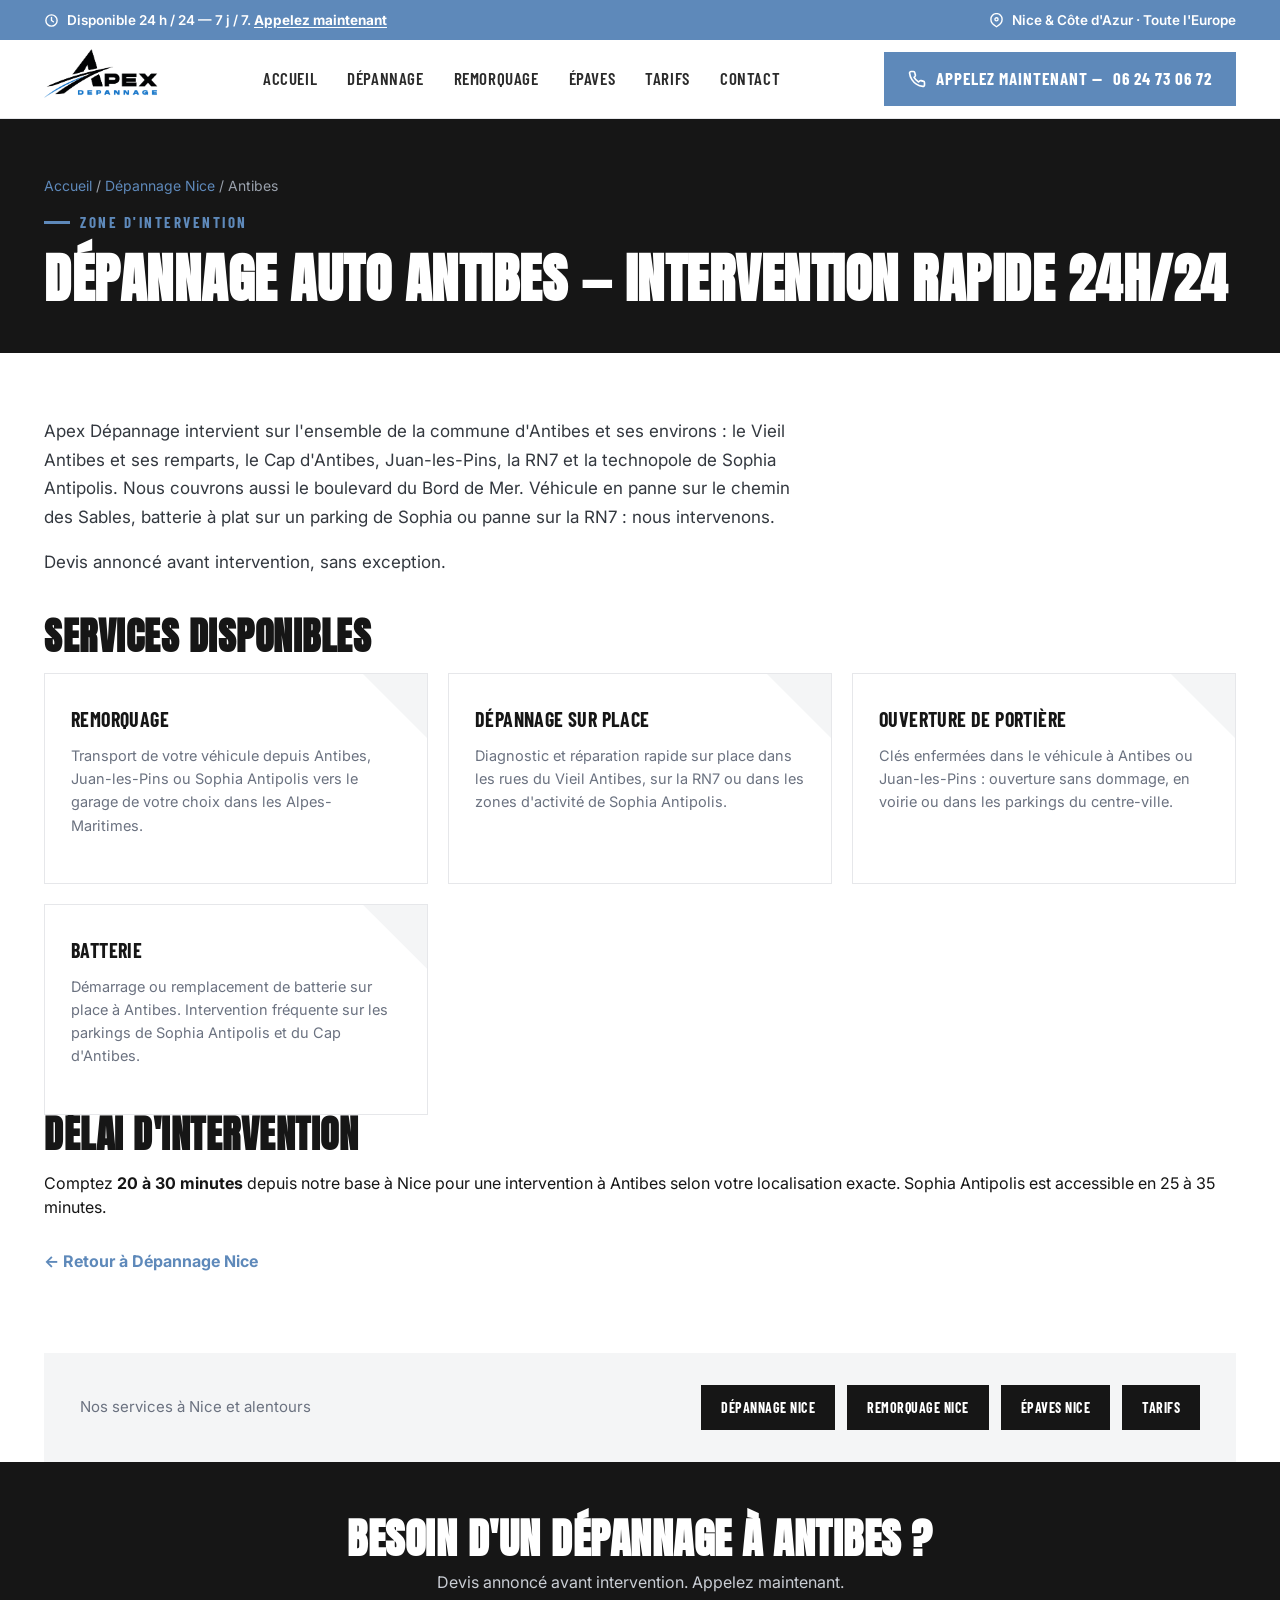
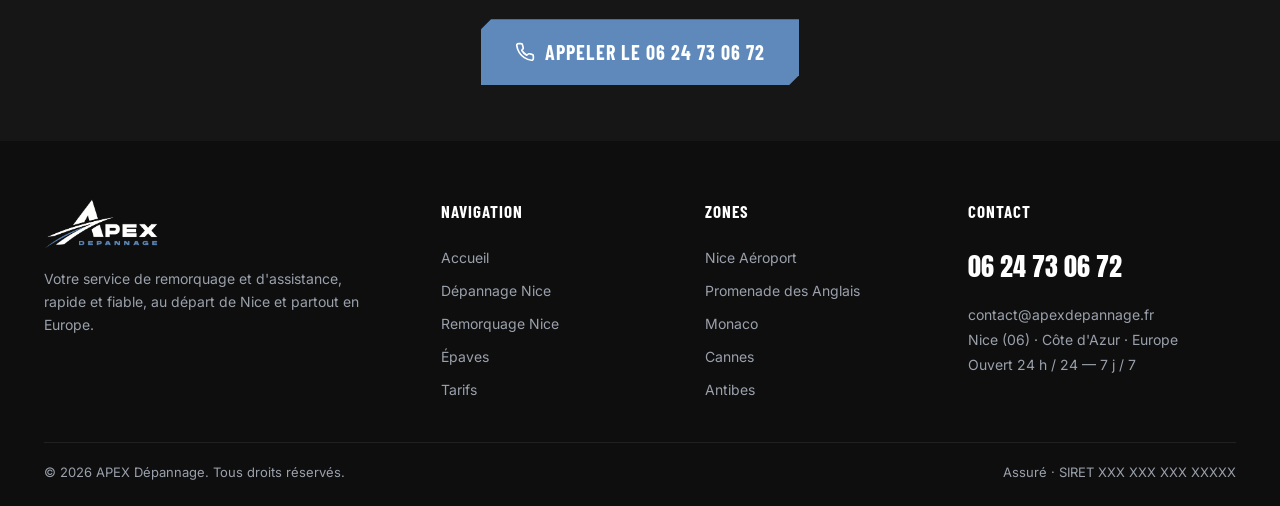
<file: zones/depannage-antibes.html>
<!DOCTYPE html>
<html lang="fr">
<head>
<meta charset="utf-8">
<meta name="viewport" content="width=device-width, initial-scale=1">
<title>Dépannage auto Antibes 24h/24 | Apex Dépannage</title>
<meta name="description" content="Dépannage et remorquage auto à Antibes et Juan-les-Pins. Intervention 24h/24 dans le Vieil Antibes, Cap d'Antibes, Sophia Antipolis et sur la RN7. Appelez le 06 24 73 06 72.">
<meta name="theme-color" content="#171717">
<link rel="icon" type="image/png" href="/img/favicon.png">
<link rel="apple-touch-icon" href="/img/apple-touch-icon.png">
<meta property="og:title" content="Dépannage auto Antibes 24h/24 | Apex Dépannage">
<meta property="og:description" content="Dépannage et remorquage auto à Antibes et Juan-les-Pins. Intervention 24h/24 dans le Vieil Antibes, Cap d'Antibes, Sophia Antipolis et sur la RN7.">
<meta property="og:locale" content="fr_FR">
<meta property="og:image" content="https://apexdepannage.fr/img/hero-sunset.webp">
<link rel="preconnect" href="https://fonts.googleapis.com">
<link rel="preconnect" href="https://fonts.gstatic.com" crossorigin>
<link href="https://fonts.googleapis.com/css2?family=Anton&family=Barlow+Condensed:wght@500;600;700&family=Inter:wght@400;500;600;700;800&display=swap" rel="stylesheet">
<link rel="stylesheet" href="/style.css?v=85">
<script type="application/ld+json">
{"@context":"https://schema.org","@type":"LocalBusiness","name":"Apex Dépannage","telephone":"+33624730672","url":"https://apexdepannage.fr","address":{"@type":"PostalAddress","addressLocality":"Nice","addressRegion":"Alpes-Maritimes","postalCode":"06000","addressCountry":"FR"},"openingHoursSpecification":{"@type":"OpeningHoursSpecification","dayOfWeek":["Monday","Tuesday","Wednesday","Thursday","Friday","Saturday","Sunday"],"opens":"00:00","closes":"23:59"},"areaServed":["Nice","Cannes","Antibes","Monaco","Menton","Alpes-Maritimes"]}
</script>
</head>
<body>

<!-- Utility bar -->
<div class="util"><div class="wrap"><div class="ic"><svg width="15" height="15" viewBox="0 0 24 24" fill="none" stroke="#fff" stroke-width="2.2" stroke-linecap="round" stroke-linejoin="round"><circle cx="12" cy="12" r="9"/><path d="M12 7v5l3 2"/></svg><span>Disponible 24&nbsp;h / 24 — 7&nbsp;j / 7. <span class="hide-mob"> <a href="tel:+33624730672">Appelez maintenant</a></span></span></div><div class="ic hide-sm"><svg width="15" height="15" viewBox="0 0 24 24" fill="none" stroke="#fff" stroke-width="2.2" stroke-linecap="round" stroke-linejoin="round"><path d="M21 10c0 7-9 12-9 12S3 17 3 10a9 9 0 0 1 18 0Z"/><circle cx="12" cy="10" r="2.5"/></svg><span>Nice &amp; Côte d'Azur · Toute l'Europe</span></div></div></div>

<!-- Header -->
<header><div class="wrap head">
  <a href="/" class="brand" aria-label="APEX Dépannage — accueil"><img src="/img/logo-new.png" alt="APEX Dépannage" width="720" height="315"></a>
  <nav class="main"><a href="/">Accueil</a><a href="/depannage-nice">Dépannage</a><a href="/remorquage-nice">Remorquage</a><a href="/enlevement-epaves-nice">Épaves</a><a href="/tarifs">Tarifs</a><a href="/contact">Contact</a></nav>
  <div class="head-cta"><a href="tel:+33624730672" class="head-cta-btn"><svg width="18" height="18" viewBox="0 0 24 24" fill="none" stroke="#fff" stroke-width="2.2" stroke-linecap="round" stroke-linejoin="round"><path d="M22 16.9v3a2 2 0 0 1-2.2 2 19.8 19.8 0 0 1-8.6-3.1 19.5 19.5 0 0 1-6-6 19.8 19.8 0 0 1-3.1-8.7A2 2 0 0 1 4.1 2h3a2 2 0 0 1 2 1.7c.1 1 .4 1.9.7 2.8a2 2 0 0 1-.5 2.1L8.1 9.9a16 16 0 0 0 6 6l1.3-1.2a2 2 0 0 1 2.1-.5c.9.3 1.8.6 2.8.7a2 2 0 0 1 1.7 2Z"/></svg><span class="hide-mob">Appelez maintenant — </span>06 24 73 06 72</a>
  <button class="burger" id="burger" aria-label="Ouvrir le menu"><svg width="28" height="28" viewBox="0 0 24 24" fill="none" stroke="#161616" stroke-width="2.4" stroke-linecap="round"><path d="M3 6h18M3 12h18M3 18h18"/></svg></button></div>
</div></header>
<nav class="mobile" id="mnav"><a href="/">Accueil</a><a href="/depannage-nice">Dépannage Nice</a><a href="/remorquage-nice">Remorquage Nice</a><a href="/enlevement-epaves-nice">Épaves</a><a href="/tarifs">Tarifs</a><a href="/contact">Contact</a><a href="tel:+33624730672" class="btn btn-orange" style="margin-top:18px;justify-content:center">Appeler le 06 24 73 06 72</a></nav>
<div class="scrim" id="scrim"></div>

<!-- PAGE HERO -->
<section class="page-hero">
  <div class="wrap">
    <div class="breadcrumb"><a href="/">Accueil</a> / <a href="/depannage-nice">Dépannage Nice</a> / Antibes</div>
    <span class="eyebrow">Zone d'intervention</span>
    <h1>Dépannage auto Antibes — Intervention rapide 24h/24</h1>
  </div>
</section>

<!-- INTRO -->
<section class="page-sec">
  <div class="wrap">
    <div class="intro-text">
      <p>Apex Dépannage intervient sur l'ensemble de la commune d'Antibes et ses environs : le Vieil Antibes et ses remparts, le Cap d'Antibes, Juan-les-Pins, la RN7 et la technopole de Sophia Antipolis. Nous couvrons aussi le boulevard du Bord de Mer. Véhicule en panne sur le chemin des Sables, batterie à plat sur un parking de Sophia ou panne sur la RN7 : nous intervenons.</p>
      <p>Devis annoncé avant intervention, sans exception.</p>
    </div>

    <h2>Services disponibles</h2>
    <div class="serv-grid">
      <div class="scard">
        <h3>Remorquage</h3>
        <p>Transport de votre véhicule depuis Antibes, Juan-les-Pins ou Sophia Antipolis vers le garage de votre choix dans les Alpes-Maritimes.</p>
      </div>
      <div class="scard">
        <h3>Dépannage sur place</h3>
        <p>Diagnostic et réparation rapide sur place dans les rues du Vieil Antibes, sur la RN7 ou dans les zones d'activité de Sophia Antipolis.</p>
      </div>
      <div class="scard">
        <h3>Ouverture de portière</h3>
        <p>Clés enfermées dans le véhicule à Antibes ou Juan-les-Pins : ouverture sans dommage, en voirie ou dans les parkings du centre-ville.</p>
      </div>
      <div class="scard">
        <h3>Batterie</h3>
        <p>Démarrage ou remplacement de batterie sur place à Antibes. Intervention fréquente sur les parkings de Sophia Antipolis et du Cap d'Antibes.</p>
      </div>
    </div>

    <h2>Délai d'intervention</h2>
    <p>Comptez <strong>20 à 30 minutes</strong> depuis notre base à Nice pour une intervention à Antibes selon votre localisation exacte. Sophia Antipolis est accessible en 25 à 35 minutes.</p>

    <p style="margin-top:30px"><a href="/depannage-nice" style="color:var(--orange);font-weight:700">&#8592; Retour à Dépannage Nice</a></p>
  </div>
</section>

<!-- MAILLAGE -->
<div class="wrap" style="padding-top:0;padding-bottom:0">
  <div class="maillage">
    <p>Nos services à Nice et alentours</p>
    <div class="maillage-links">
      <a href="/depannage-nice" class="maillage-link">Dépannage Nice</a>
      <a href="/remorquage-nice" class="maillage-link">Remorquage Nice</a>
      <a href="/enlevement-epaves-nice" class="maillage-link">Épaves Nice</a>
      <a href="/tarifs" class="maillage-link">Tarifs</a>
    </div>
  </div>
</div>

<!-- CTA BLOCK -->
<section class="cta-block">
  <div class="wrap">
    <h2>Besoin d'un dépannage à Antibes ?</h2>
    <p>Devis annoncé avant intervention. Appelez maintenant.</p>
    <a href="tel:+33624730672" class="btn btn-orange"><svg width="20" height="20" viewBox="0 0 24 24" fill="none" stroke="#fff" stroke-width="2" stroke-linecap="round" stroke-linejoin="round"><path d="M22 16.9v3a2 2 0 0 1-2.2 2 19.8 19.8 0 0 1-8.6-3.1 19.5 19.5 0 0 1-6-6 19.8 19.8 0 0 1-3.1-8.7A2 2 0 0 1 4.1 2h3a2 2 0 0 1 2 1.7c.1 1 .4 1.9.7 2.8a2 2 0 0 1-.5 2.1L8.1 9.9a16 16 0 0 0 6 6l1.3-1.2a2 2 0 0 1 2.1-.5c.9.3 1.8.6 2.8.7a2 2 0 0 1 1.7 2Z"/></svg>Appeler le 06 24 73 06 72</a>
  </div>
</section>

<!-- Footer -->
<footer><div class="wrap"><div class="foot-grid">
  <div class="foot-brand"><img src="/img/logo.png" alt="APEX Dépannage"><p>Votre service de remorquage et d'assistance, rapide et fiable, au départ de Nice et partout en Europe.</p></div>
  <div class="foot"><h4>Navigation</h4><a href="/">Accueil</a><a href="/depannage-nice">Dépannage Nice</a><a href="/remorquage-nice">Remorquage Nice</a><a href="/enlevement-epaves-nice">Épaves</a><a href="/tarifs">Tarifs</a></div>
  <div class="foot"><h4>Zones</h4><a href="/zones/depannage-nice-aeroport">Nice Aéroport</a><a href="/zones/depannage-nice-promenade-anglais">Promenade des Anglais</a><a href="/zones/depannage-monaco">Monaco</a><a href="/zones/depannage-cannes">Cannes</a><a href="/zones/depannage-antibes">Antibes</a></div>
  <div class="foot"><h4>Contact</h4><a href="tel:+33624730672" class="fphone">06 24 73 06 72</a><div style="font-size:14px;line-height:1.8">contact@apexdepannage.fr<br>Nice (06) · Côte d'Azur · Europe<br><span class="o">Ouvert 24 h / 24 — 7 j / 7</span></div></div>
</div><div class="foot-bottom"><span>© 2026 APEX Dépannage. Tous droits réservés.</span><span>Assuré · SIRET XXX XXX XXX XXXXX</span></div></div></footer>
<a href="tel:+33624730672" class="callbar"><svg width="20" height="20" viewBox="0 0 24 24" fill="none" stroke="#fff" stroke-width="2.2" stroke-linecap="round" stroke-linejoin="round"><path d="M22 16.9v3a2 2 0 0 1-2.2 2 19.8 19.8 0 0 1-8.6-3.1 19.5 19.5 0 0 1-6-6 19.8 19.8 0 0 1-3.1-8.7A2 2 0 0 1 4.1 2h3a2 2 0 0 1 2 1.7c.1 1 .4 1.9.7 2.8a2 2 0 0 1-.5 2.1L8.1 9.9a16 16 0 0 0 6 6l1.3-1.2a2 2 0 0 1 2.1-.5c.9.3 1.8.6 2.8.7a2 2 0 0 1 1.7 2Z"/></svg>Appeler — 06 24 73 06 72</a>
<script>var burger=document.getElementById('burger'),mnav=document.getElementById('mnav'),scrim=document.getElementById('scrim');function toggle(o){mnav.classList.toggle('open',o);scrim.classList.toggle('open',o);}burger.addEventListener('click',function(){toggle(!mnav.classList.contains('open'));});scrim.addEventListener('click',function(){toggle(false);});mnav.addEventListener('click',function(e){if(e.target.tagName==='A')toggle(false);});</script>
</body>
</html>
</file>
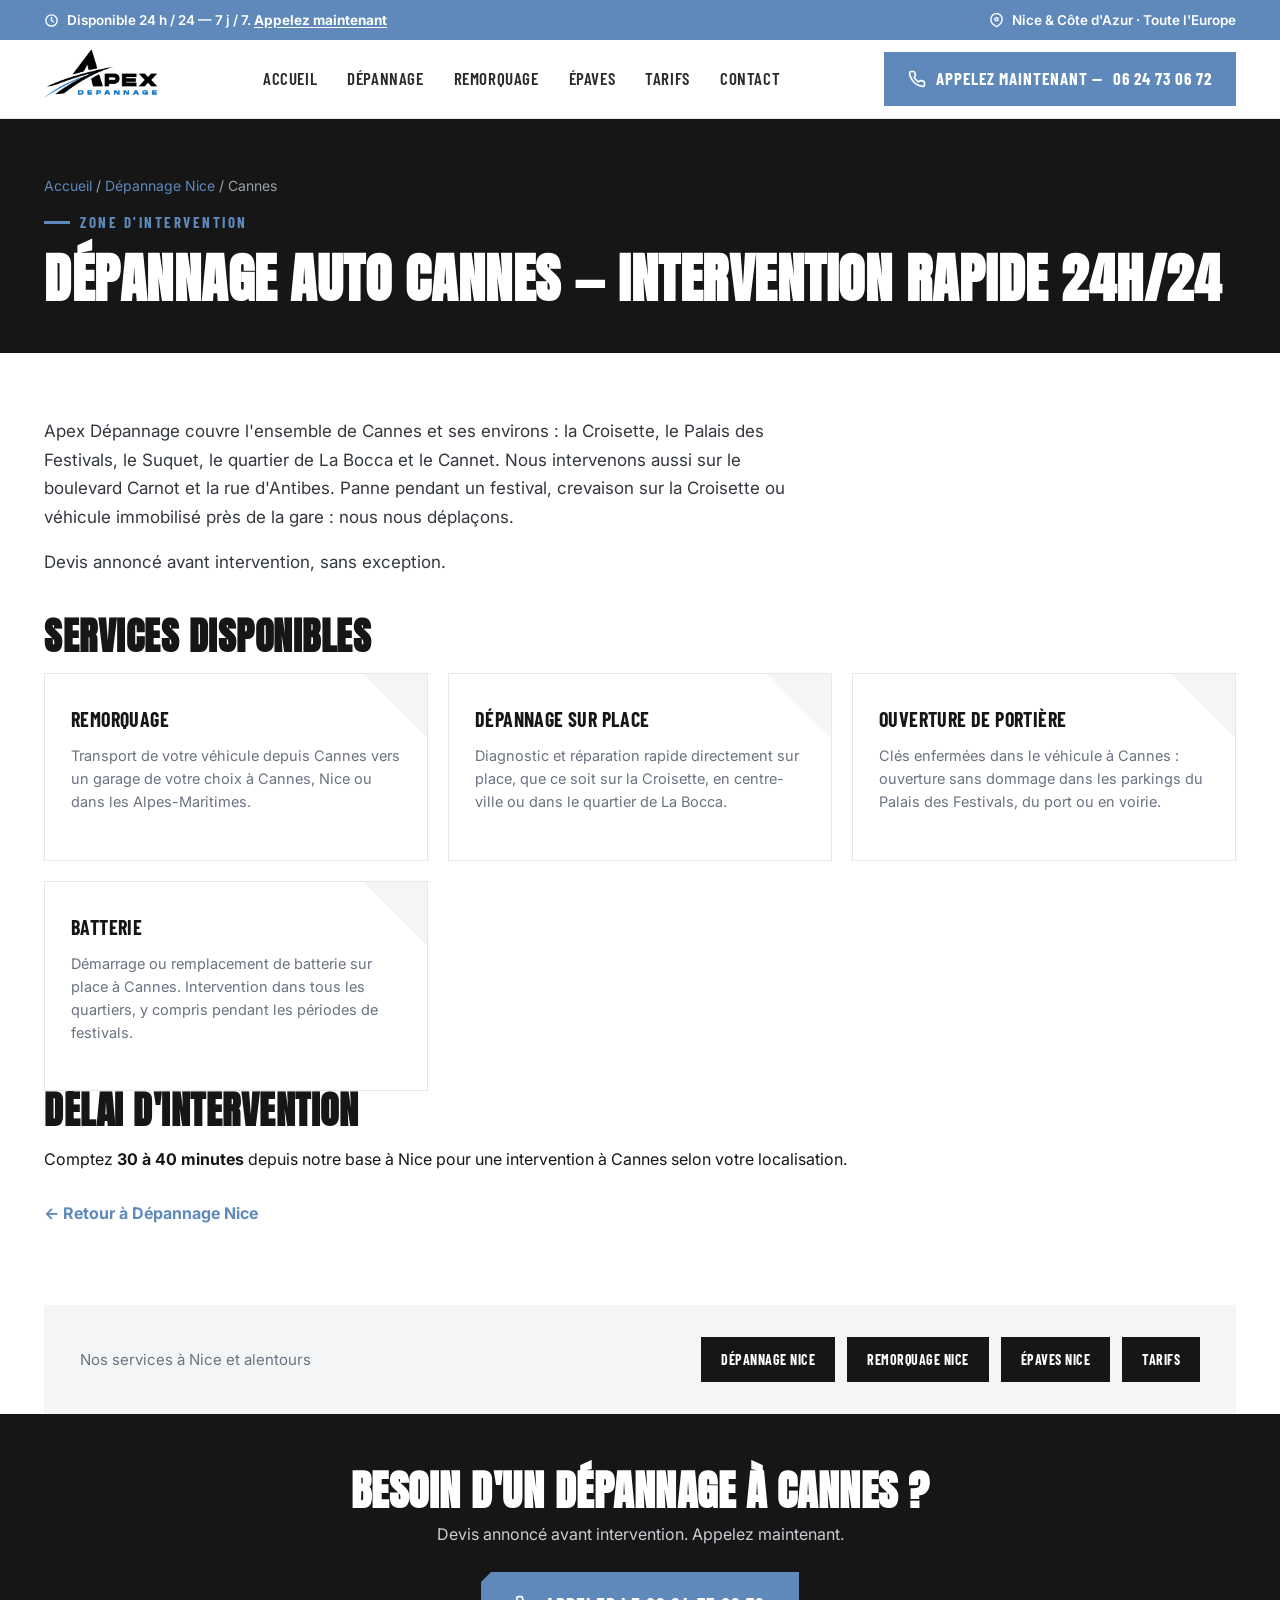
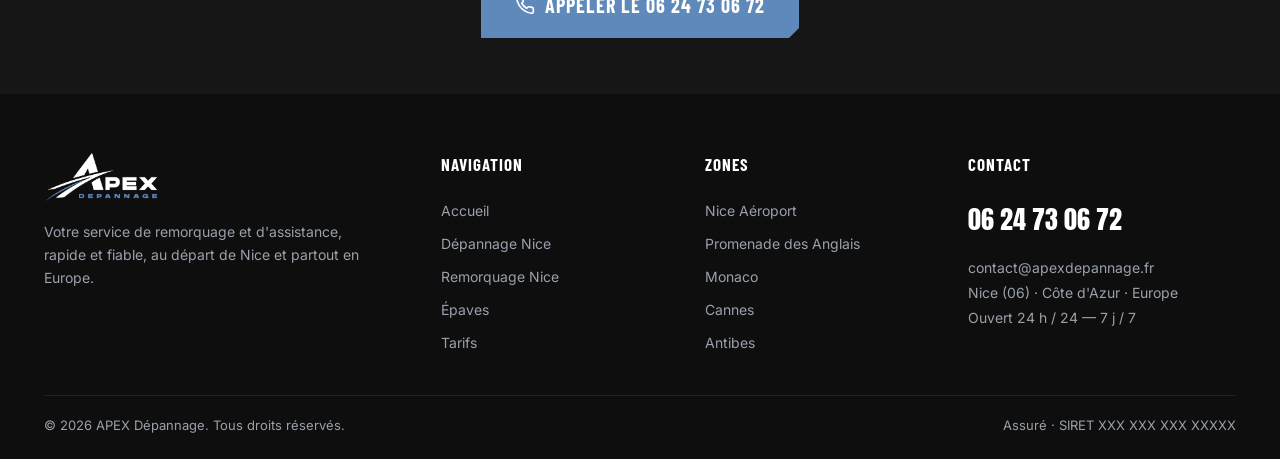
<file: zones/depannage-cannes.html>
<!DOCTYPE html>
<html lang="fr">
<head>
<meta charset="utf-8">
<meta name="viewport" content="width=device-width, initial-scale=1">
<title>Dépannage auto Cannes 24h/24 | Apex Dépannage</title>
<meta name="description" content="Dépannage et remorquage auto à Cannes. Intervention 24h/24 sur la Croisette, le Palais des Festivals, La Bocca et le Cannet. Appelez le 06 24 73 06 72.">
<meta name="theme-color" content="#171717">
<link rel="icon" type="image/png" href="/img/favicon.png">
<link rel="apple-touch-icon" href="/img/apple-touch-icon.png">
<meta property="og:title" content="Dépannage auto Cannes 24h/24 | Apex Dépannage">
<meta property="og:description" content="Dépannage et remorquage auto à Cannes. Intervention 24h/24 sur la Croisette, le Palais des Festivals, La Bocca et le Cannet.">
<meta property="og:locale" content="fr_FR">
<meta property="og:image" content="https://apexdepannage.fr/img/hero-sunset.webp">
<link rel="preconnect" href="https://fonts.googleapis.com">
<link rel="preconnect" href="https://fonts.gstatic.com" crossorigin>
<link href="https://fonts.googleapis.com/css2?family=Anton&family=Barlow+Condensed:wght@500;600;700&family=Inter:wght@400;500;600;700;800&display=swap" rel="stylesheet">
<link rel="stylesheet" href="/style.css?v=85">
<script type="application/ld+json">
{"@context":"https://schema.org","@type":"LocalBusiness","name":"Apex Dépannage","telephone":"+33624730672","url":"https://apexdepannage.fr","address":{"@type":"PostalAddress","addressLocality":"Nice","addressRegion":"Alpes-Maritimes","postalCode":"06000","addressCountry":"FR"},"openingHoursSpecification":{"@type":"OpeningHoursSpecification","dayOfWeek":["Monday","Tuesday","Wednesday","Thursday","Friday","Saturday","Sunday"],"opens":"00:00","closes":"23:59"},"areaServed":["Nice","Cannes","Antibes","Monaco","Menton","Alpes-Maritimes"]}
</script>
</head>
<body>

<!-- Utility bar -->
<div class="util"><div class="wrap"><div class="ic"><svg width="15" height="15" viewBox="0 0 24 24" fill="none" stroke="#fff" stroke-width="2.2" stroke-linecap="round" stroke-linejoin="round"><circle cx="12" cy="12" r="9"/><path d="M12 7v5l3 2"/></svg><span>Disponible 24&nbsp;h / 24 — 7&nbsp;j / 7. <span class="hide-mob"> <a href="tel:+33624730672">Appelez maintenant</a></span></span></div><div class="ic hide-sm"><svg width="15" height="15" viewBox="0 0 24 24" fill="none" stroke="#fff" stroke-width="2.2" stroke-linecap="round" stroke-linejoin="round"><path d="M21 10c0 7-9 12-9 12S3 17 3 10a9 9 0 0 1 18 0Z"/><circle cx="12" cy="10" r="2.5"/></svg><span>Nice &amp; Côte d'Azur · Toute l'Europe</span></div></div></div>

<!-- Header -->
<header><div class="wrap head">
  <a href="/" class="brand" aria-label="APEX Dépannage — accueil"><img src="/img/logo-new.png" alt="APEX Dépannage" width="720" height="315"></a>
  <nav class="main"><a href="/">Accueil</a><a href="/depannage-nice">Dépannage</a><a href="/remorquage-nice">Remorquage</a><a href="/enlevement-epaves-nice">Épaves</a><a href="/tarifs">Tarifs</a><a href="/contact">Contact</a></nav>
  <div class="head-cta"><a href="tel:+33624730672" class="head-cta-btn"><svg width="18" height="18" viewBox="0 0 24 24" fill="none" stroke="#fff" stroke-width="2.2" stroke-linecap="round" stroke-linejoin="round"><path d="M22 16.9v3a2 2 0 0 1-2.2 2 19.8 19.8 0 0 1-8.6-3.1 19.5 19.5 0 0 1-6-6 19.8 19.8 0 0 1-3.1-8.7A2 2 0 0 1 4.1 2h3a2 2 0 0 1 2 1.7c.1 1 .4 1.9.7 2.8a2 2 0 0 1-.5 2.1L8.1 9.9a16 16 0 0 0 6 6l1.3-1.2a2 2 0 0 1 2.1-.5c.9.3 1.8.6 2.8.7a2 2 0 0 1 1.7 2Z"/></svg><span class="hide-mob">Appelez maintenant — </span>06 24 73 06 72</a>
  <button class="burger" id="burger" aria-label="Ouvrir le menu"><svg width="28" height="28" viewBox="0 0 24 24" fill="none" stroke="#161616" stroke-width="2.4" stroke-linecap="round"><path d="M3 6h18M3 12h18M3 18h18"/></svg></button></div>
</div></header>
<nav class="mobile" id="mnav"><a href="/">Accueil</a><a href="/depannage-nice">Dépannage Nice</a><a href="/remorquage-nice">Remorquage Nice</a><a href="/enlevement-epaves-nice">Épaves</a><a href="/tarifs">Tarifs</a><a href="/contact">Contact</a><a href="tel:+33624730672" class="btn btn-orange" style="margin-top:18px;justify-content:center">Appeler le 06 24 73 06 72</a></nav>
<div class="scrim" id="scrim"></div>

<!-- PAGE HERO -->
<section class="page-hero">
  <div class="wrap">
    <div class="breadcrumb"><a href="/">Accueil</a> / <a href="/depannage-nice">Dépannage Nice</a> / Cannes</div>
    <span class="eyebrow">Zone d'intervention</span>
    <h1>Dépannage auto Cannes — Intervention rapide 24h/24</h1>
  </div>
</section>

<!-- INTRO -->
<section class="page-sec">
  <div class="wrap">
    <div class="intro-text">
      <p>Apex Dépannage couvre l'ensemble de Cannes et ses environs : la Croisette, le Palais des Festivals, le Suquet, le quartier de La Bocca et le Cannet. Nous intervenons aussi sur le boulevard Carnot et la rue d'Antibes. Panne pendant un festival, crevaison sur la Croisette ou véhicule immobilisé près de la gare : nous nous déplaçons.</p>
      <p>Devis annoncé avant intervention, sans exception.</p>
    </div>

    <h2>Services disponibles</h2>
    <div class="serv-grid">
      <div class="scard">
        <h3>Remorquage</h3>
        <p>Transport de votre véhicule depuis Cannes vers un garage de votre choix à Cannes, Nice ou dans les Alpes-Maritimes.</p>
      </div>
      <div class="scard">
        <h3>Dépannage sur place</h3>
        <p>Diagnostic et réparation rapide directement sur place, que ce soit sur la Croisette, en centre-ville ou dans le quartier de La Bocca.</p>
      </div>
      <div class="scard">
        <h3>Ouverture de portière</h3>
        <p>Clés enfermées dans le véhicule à Cannes : ouverture sans dommage dans les parkings du Palais des Festivals, du port ou en voirie.</p>
      </div>
      <div class="scard">
        <h3>Batterie</h3>
        <p>Démarrage ou remplacement de batterie sur place à Cannes. Intervention dans tous les quartiers, y compris pendant les périodes de festivals.</p>
      </div>
    </div>

    <h2>Délai d'intervention</h2>
    <p>Comptez <strong>30 à 40 minutes</strong> depuis notre base à Nice pour une intervention à Cannes selon votre localisation.</p>

    <p style="margin-top:30px"><a href="/depannage-nice" style="color:var(--orange);font-weight:700">&#8592; Retour à Dépannage Nice</a></p>
  </div>
</section>

<!-- MAILLAGE -->
<div class="wrap" style="padding-top:0;padding-bottom:0">
  <div class="maillage">
    <p>Nos services à Nice et alentours</p>
    <div class="maillage-links">
      <a href="/depannage-nice" class="maillage-link">Dépannage Nice</a>
      <a href="/remorquage-nice" class="maillage-link">Remorquage Nice</a>
      <a href="/enlevement-epaves-nice" class="maillage-link">Épaves Nice</a>
      <a href="/tarifs" class="maillage-link">Tarifs</a>
    </div>
  </div>
</div>

<!-- CTA BLOCK -->
<section class="cta-block">
  <div class="wrap">
    <h2>Besoin d'un dépannage à Cannes ?</h2>
    <p>Devis annoncé avant intervention. Appelez maintenant.</p>
    <a href="tel:+33624730672" class="btn btn-orange"><svg width="20" height="20" viewBox="0 0 24 24" fill="none" stroke="#fff" stroke-width="2" stroke-linecap="round" stroke-linejoin="round"><path d="M22 16.9v3a2 2 0 0 1-2.2 2 19.8 19.8 0 0 1-8.6-3.1 19.5 19.5 0 0 1-6-6 19.8 19.8 0 0 1-3.1-8.7A2 2 0 0 1 4.1 2h3a2 2 0 0 1 2 1.7c.1 1 .4 1.9.7 2.8a2 2 0 0 1-.5 2.1L8.1 9.9a16 16 0 0 0 6 6l1.3-1.2a2 2 0 0 1 2.1-.5c.9.3 1.8.6 2.8.7a2 2 0 0 1 1.7 2Z"/></svg>Appeler le 06 24 73 06 72</a>
  </div>
</section>

<!-- Footer -->
<footer><div class="wrap"><div class="foot-grid">
  <div class="foot-brand"><img src="/img/logo.png" alt="APEX Dépannage"><p>Votre service de remorquage et d'assistance, rapide et fiable, au départ de Nice et partout en Europe.</p></div>
  <div class="foot"><h4>Navigation</h4><a href="/">Accueil</a><a href="/depannage-nice">Dépannage Nice</a><a href="/remorquage-nice">Remorquage Nice</a><a href="/enlevement-epaves-nice">Épaves</a><a href="/tarifs">Tarifs</a></div>
  <div class="foot"><h4>Zones</h4><a href="/zones/depannage-nice-aeroport">Nice Aéroport</a><a href="/zones/depannage-nice-promenade-anglais">Promenade des Anglais</a><a href="/zones/depannage-monaco">Monaco</a><a href="/zones/depannage-cannes">Cannes</a><a href="/zones/depannage-antibes">Antibes</a></div>
  <div class="foot"><h4>Contact</h4><a href="tel:+33624730672" class="fphone">06 24 73 06 72</a><div style="font-size:14px;line-height:1.8">contact@apexdepannage.fr<br>Nice (06) · Côte d'Azur · Europe<br><span class="o">Ouvert 24 h / 24 — 7 j / 7</span></div></div>
</div><div class="foot-bottom"><span>© 2026 APEX Dépannage. Tous droits réservés.</span><span>Assuré · SIRET XXX XXX XXX XXXXX</span></div></div></footer>
<a href="tel:+33624730672" class="callbar"><svg width="20" height="20" viewBox="0 0 24 24" fill="none" stroke="#fff" stroke-width="2.2" stroke-linecap="round" stroke-linejoin="round"><path d="M22 16.9v3a2 2 0 0 1-2.2 2 19.8 19.8 0 0 1-8.6-3.1 19.5 19.5 0 0 1-6-6 19.8 19.8 0 0 1-3.1-8.7A2 2 0 0 1 4.1 2h3a2 2 0 0 1 2 1.7c.1 1 .4 1.9.7 2.8a2 2 0 0 1-.5 2.1L8.1 9.9a16 16 0 0 0 6 6l1.3-1.2a2 2 0 0 1 2.1-.5c.9.3 1.8.6 2.8.7a2 2 0 0 1 1.7 2Z"/></svg>Appeler — 06 24 73 06 72</a>
<script>var burger=document.getElementById('burger'),mnav=document.getElementById('mnav'),scrim=document.getElementById('scrim');function toggle(o){mnav.classList.toggle('open',o);scrim.classList.toggle('open',o);}burger.addEventListener('click',function(){toggle(!mnav.classList.contains('open'));});scrim.addEventListener('click',function(){toggle(false);});mnav.addEventListener('click',function(e){if(e.target.tagName==='A')toggle(false);});</script>
</body>
</html>
</file>
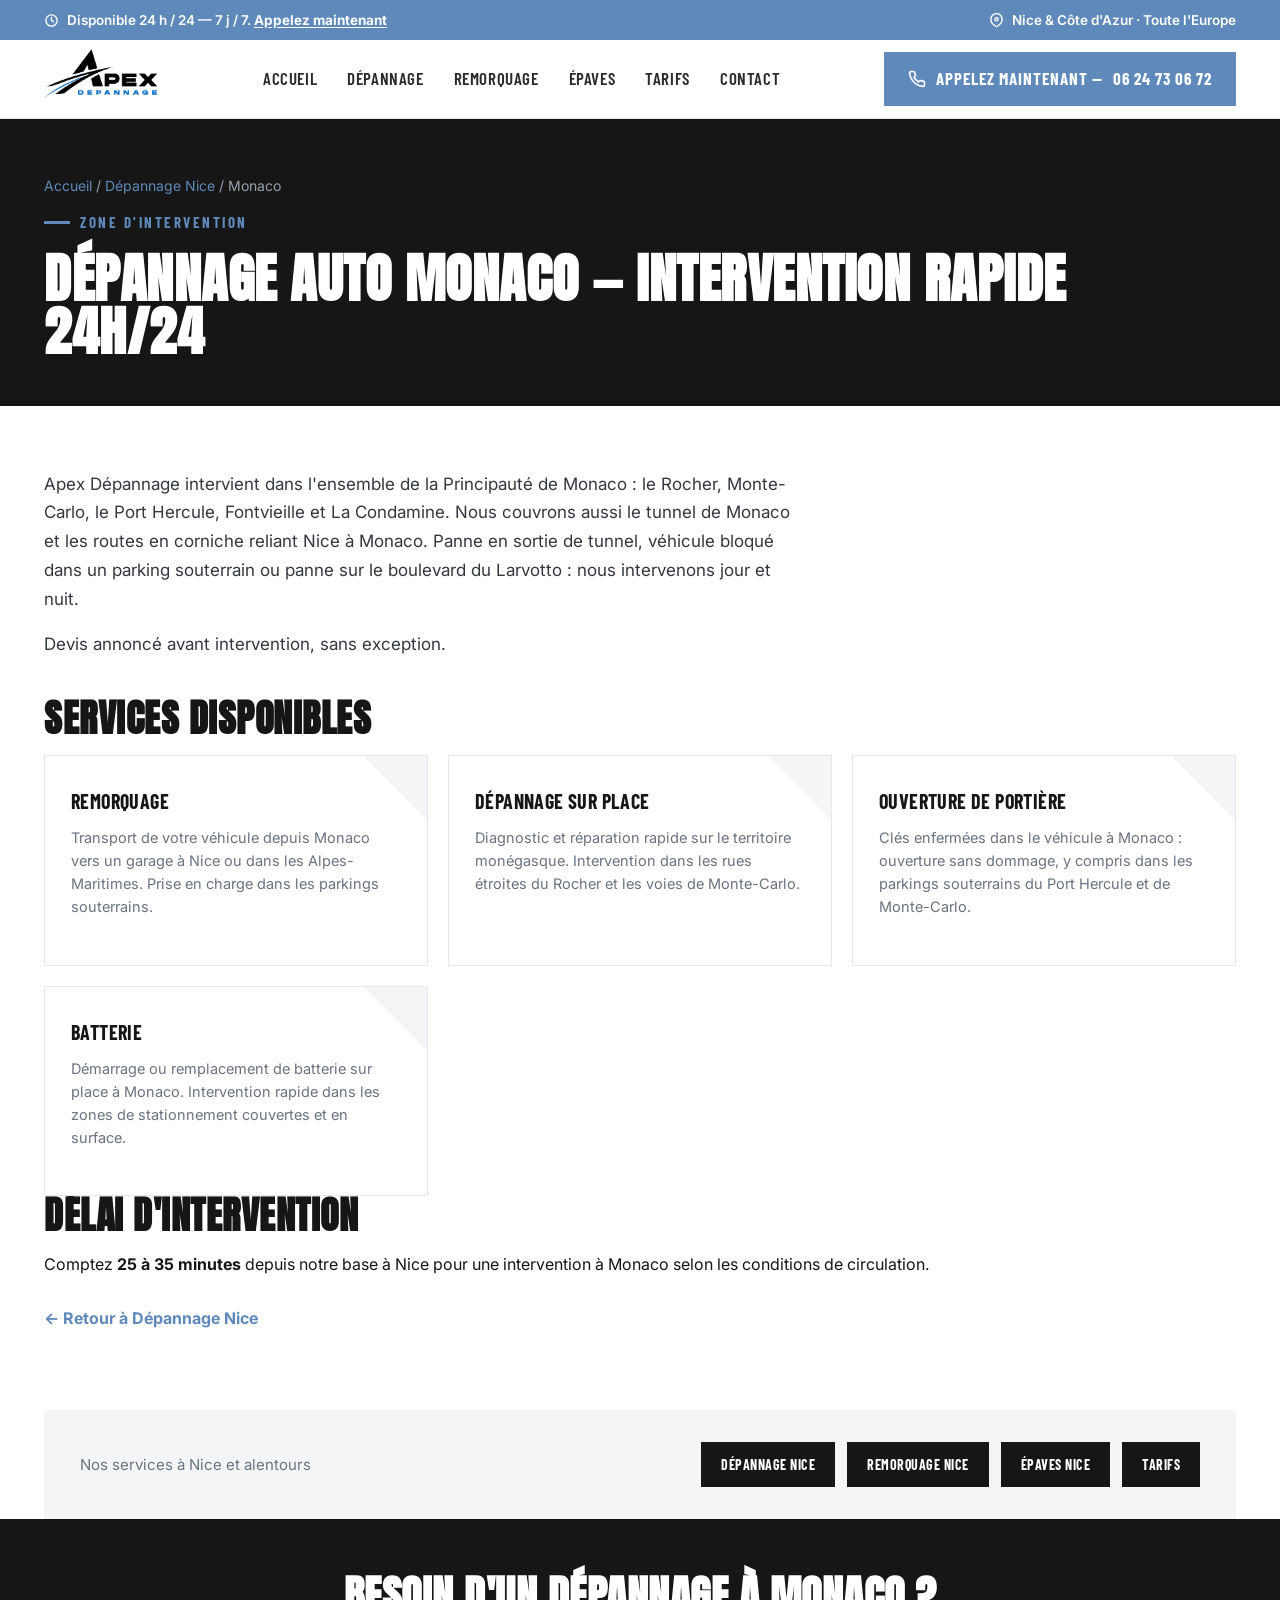
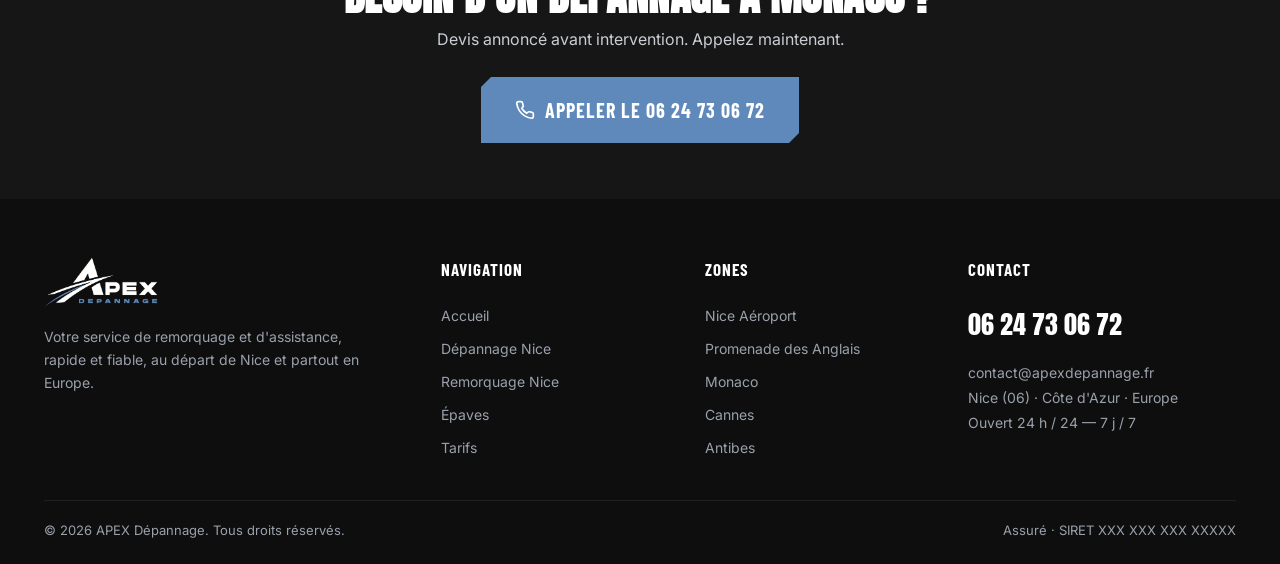
<file: zones/depannage-monaco.html>
<!DOCTYPE html>
<html lang="fr">
<head>
<meta charset="utf-8">
<meta name="viewport" content="width=device-width, initial-scale=1">
<title>Dépannage auto Monaco 24h/24 | Apex Dépannage</title>
<meta name="description" content="Dépannage et remorquage auto à Monaco. Intervention 24h/24 sur le Rocher, Monte-Carlo, Port Hercule et tunnel de Monaco. Appelez le 06 24 73 06 72.">
<meta name="theme-color" content="#171717">
<link rel="icon" type="image/png" href="/img/favicon.png">
<link rel="apple-touch-icon" href="/img/apple-touch-icon.png">
<meta property="og:title" content="Dépannage auto Monaco 24h/24 | Apex Dépannage">
<meta property="og:description" content="Dépannage et remorquage auto à Monaco. Intervention 24h/24 sur le Rocher, Monte-Carlo, Port Hercule et tunnel de Monaco.">
<meta property="og:locale" content="fr_FR">
<meta property="og:image" content="https://apexdepannage.fr/img/hero-sunset.webp">
<link rel="preconnect" href="https://fonts.googleapis.com">
<link rel="preconnect" href="https://fonts.gstatic.com" crossorigin>
<link href="https://fonts.googleapis.com/css2?family=Anton&family=Barlow+Condensed:wght@500;600;700&family=Inter:wght@400;500;600;700;800&display=swap" rel="stylesheet">
<link rel="stylesheet" href="/style.css?v=85">
<script type="application/ld+json">
{"@context":"https://schema.org","@type":"LocalBusiness","name":"Apex Dépannage","telephone":"+33624730672","url":"https://apexdepannage.fr","address":{"@type":"PostalAddress","addressLocality":"Nice","addressRegion":"Alpes-Maritimes","postalCode":"06000","addressCountry":"FR"},"openingHoursSpecification":{"@type":"OpeningHoursSpecification","dayOfWeek":["Monday","Tuesday","Wednesday","Thursday","Friday","Saturday","Sunday"],"opens":"00:00","closes":"23:59"},"areaServed":["Nice","Cannes","Antibes","Monaco","Menton","Alpes-Maritimes"]}
</script>
</head>
<body>

<!-- Utility bar -->
<div class="util"><div class="wrap"><div class="ic"><svg width="15" height="15" viewBox="0 0 24 24" fill="none" stroke="#fff" stroke-width="2.2" stroke-linecap="round" stroke-linejoin="round"><circle cx="12" cy="12" r="9"/><path d="M12 7v5l3 2"/></svg><span>Disponible 24&nbsp;h / 24 — 7&nbsp;j / 7. <span class="hide-mob"> <a href="tel:+33624730672">Appelez maintenant</a></span></span></div><div class="ic hide-sm"><svg width="15" height="15" viewBox="0 0 24 24" fill="none" stroke="#fff" stroke-width="2.2" stroke-linecap="round" stroke-linejoin="round"><path d="M21 10c0 7-9 12-9 12S3 17 3 10a9 9 0 0 1 18 0Z"/><circle cx="12" cy="10" r="2.5"/></svg><span>Nice &amp; Côte d'Azur · Toute l'Europe</span></div></div></div>

<!-- Header -->
<header><div class="wrap head">
  <a href="/" class="brand" aria-label="APEX Dépannage — accueil"><img src="/img/logo-new.png" alt="APEX Dépannage" width="720" height="315"></a>
  <nav class="main"><a href="/">Accueil</a><a href="/depannage-nice">Dépannage</a><a href="/remorquage-nice">Remorquage</a><a href="/enlevement-epaves-nice">Épaves</a><a href="/tarifs">Tarifs</a><a href="/contact">Contact</a></nav>
  <div class="head-cta"><a href="tel:+33624730672" class="head-cta-btn"><svg width="18" height="18" viewBox="0 0 24 24" fill="none" stroke="#fff" stroke-width="2.2" stroke-linecap="round" stroke-linejoin="round"><path d="M22 16.9v3a2 2 0 0 1-2.2 2 19.8 19.8 0 0 1-8.6-3.1 19.5 19.5 0 0 1-6-6 19.8 19.8 0 0 1-3.1-8.7A2 2 0 0 1 4.1 2h3a2 2 0 0 1 2 1.7c.1 1 .4 1.9.7 2.8a2 2 0 0 1-.5 2.1L8.1 9.9a16 16 0 0 0 6 6l1.3-1.2a2 2 0 0 1 2.1-.5c.9.3 1.8.6 2.8.7a2 2 0 0 1 1.7 2Z"/></svg><span class="hide-mob">Appelez maintenant — </span>06 24 73 06 72</a>
  <button class="burger" id="burger" aria-label="Ouvrir le menu"><svg width="28" height="28" viewBox="0 0 24 24" fill="none" stroke="#161616" stroke-width="2.4" stroke-linecap="round"><path d="M3 6h18M3 12h18M3 18h18"/></svg></button></div>
</div></header>
<nav class="mobile" id="mnav"><a href="/">Accueil</a><a href="/depannage-nice">Dépannage Nice</a><a href="/remorquage-nice">Remorquage Nice</a><a href="/enlevement-epaves-nice">Épaves</a><a href="/tarifs">Tarifs</a><a href="/contact">Contact</a><a href="tel:+33624730672" class="btn btn-orange" style="margin-top:18px;justify-content:center">Appeler le 06 24 73 06 72</a></nav>
<div class="scrim" id="scrim"></div>

<!-- PAGE HERO -->
<section class="page-hero">
  <div class="wrap">
    <div class="breadcrumb"><a href="/">Accueil</a> / <a href="/depannage-nice">Dépannage Nice</a> / Monaco</div>
    <span class="eyebrow">Zone d'intervention</span>
    <h1>Dépannage auto Monaco — Intervention rapide 24h/24</h1>
  </div>
</section>

<!-- INTRO -->
<section class="page-sec">
  <div class="wrap">
    <div class="intro-text">
      <p>Apex Dépannage intervient dans l'ensemble de la Principauté de Monaco : le Rocher, Monte-Carlo, le Port Hercule, Fontvieille et La Condamine. Nous couvrons aussi le tunnel de Monaco et les routes en corniche reliant Nice à Monaco. Panne en sortie de tunnel, véhicule bloqué dans un parking souterrain ou panne sur le boulevard du Larvotto : nous intervenons jour et nuit.</p>
      <p>Devis annoncé avant intervention, sans exception.</p>
    </div>

    <h2>Services disponibles</h2>
    <div class="serv-grid">
      <div class="scard">
        <h3>Remorquage</h3>
        <p>Transport de votre véhicule depuis Monaco vers un garage à Nice ou dans les Alpes-Maritimes. Prise en charge dans les parkings souterrains.</p>
      </div>
      <div class="scard">
        <h3>Dépannage sur place</h3>
        <p>Diagnostic et réparation rapide sur le territoire monégasque. Intervention dans les rues étroites du Rocher et les voies de Monte-Carlo.</p>
      </div>
      <div class="scard">
        <h3>Ouverture de portière</h3>
        <p>Clés enfermées dans le véhicule à Monaco : ouverture sans dommage, y compris dans les parkings souterrains du Port Hercule et de Monte-Carlo.</p>
      </div>
      <div class="scard">
        <h3>Batterie</h3>
        <p>Démarrage ou remplacement de batterie sur place à Monaco. Intervention rapide dans les zones de stationnement couvertes et en surface.</p>
      </div>
    </div>

    <h2>Délai d'intervention</h2>
    <p>Comptez <strong>25 à 35 minutes</strong> depuis notre base à Nice pour une intervention à Monaco selon les conditions de circulation.</p>

    <p style="margin-top:30px"><a href="/depannage-nice" style="color:var(--orange);font-weight:700">&#8592; Retour à Dépannage Nice</a></p>
  </div>
</section>

<!-- MAILLAGE -->
<div class="wrap" style="padding-top:0;padding-bottom:0">
  <div class="maillage">
    <p>Nos services à Nice et alentours</p>
    <div class="maillage-links">
      <a href="/depannage-nice" class="maillage-link">Dépannage Nice</a>
      <a href="/remorquage-nice" class="maillage-link">Remorquage Nice</a>
      <a href="/enlevement-epaves-nice" class="maillage-link">Épaves Nice</a>
      <a href="/tarifs" class="maillage-link">Tarifs</a>
    </div>
  </div>
</div>

<!-- CTA BLOCK -->
<section class="cta-block">
  <div class="wrap">
    <h2>Besoin d'un dépannage à Monaco ?</h2>
    <p>Devis annoncé avant intervention. Appelez maintenant.</p>
    <a href="tel:+33624730672" class="btn btn-orange"><svg width="20" height="20" viewBox="0 0 24 24" fill="none" stroke="#fff" stroke-width="2" stroke-linecap="round" stroke-linejoin="round"><path d="M22 16.9v3a2 2 0 0 1-2.2 2 19.8 19.8 0 0 1-8.6-3.1 19.5 19.5 0 0 1-6-6 19.8 19.8 0 0 1-3.1-8.7A2 2 0 0 1 4.1 2h3a2 2 0 0 1 2 1.7c.1 1 .4 1.9.7 2.8a2 2 0 0 1-.5 2.1L8.1 9.9a16 16 0 0 0 6 6l1.3-1.2a2 2 0 0 1 2.1-.5c.9.3 1.8.6 2.8.7a2 2 0 0 1 1.7 2Z"/></svg>Appeler le 06 24 73 06 72</a>
  </div>
</section>

<!-- Footer -->
<footer><div class="wrap"><div class="foot-grid">
  <div class="foot-brand"><img src="/img/logo.png" alt="APEX Dépannage"><p>Votre service de remorquage et d'assistance, rapide et fiable, au départ de Nice et partout en Europe.</p></div>
  <div class="foot"><h4>Navigation</h4><a href="/">Accueil</a><a href="/depannage-nice">Dépannage Nice</a><a href="/remorquage-nice">Remorquage Nice</a><a href="/enlevement-epaves-nice">Épaves</a><a href="/tarifs">Tarifs</a></div>
  <div class="foot"><h4>Zones</h4><a href="/zones/depannage-nice-aeroport">Nice Aéroport</a><a href="/zones/depannage-nice-promenade-anglais">Promenade des Anglais</a><a href="/zones/depannage-monaco">Monaco</a><a href="/zones/depannage-cannes">Cannes</a><a href="/zones/depannage-antibes">Antibes</a></div>
  <div class="foot"><h4>Contact</h4><a href="tel:+33624730672" class="fphone">06 24 73 06 72</a><div style="font-size:14px;line-height:1.8">contact@apexdepannage.fr<br>Nice (06) · Côte d'Azur · Europe<br><span class="o">Ouvert 24 h / 24 — 7 j / 7</span></div></div>
</div><div class="foot-bottom"><span>© 2026 APEX Dépannage. Tous droits réservés.</span><span>Assuré · SIRET XXX XXX XXX XXXXX</span></div></div></footer>
<a href="tel:+33624730672" class="callbar"><svg width="20" height="20" viewBox="0 0 24 24" fill="none" stroke="#fff" stroke-width="2.2" stroke-linecap="round" stroke-linejoin="round"><path d="M22 16.9v3a2 2 0 0 1-2.2 2 19.8 19.8 0 0 1-8.6-3.1 19.5 19.5 0 0 1-6-6 19.8 19.8 0 0 1-3.1-8.7A2 2 0 0 1 4.1 2h3a2 2 0 0 1 2 1.7c.1 1 .4 1.9.7 2.8a2 2 0 0 1-.5 2.1L8.1 9.9a16 16 0 0 0 6 6l1.3-1.2a2 2 0 0 1 2.1-.5c.9.3 1.8.6 2.8.7a2 2 0 0 1 1.7 2Z"/></svg>Appeler — 06 24 73 06 72</a>
<script>var burger=document.getElementById('burger'),mnav=document.getElementById('mnav'),scrim=document.getElementById('scrim');function toggle(o){mnav.classList.toggle('open',o);scrim.classList.toggle('open',o);}burger.addEventListener('click',function(){toggle(!mnav.classList.contains('open'));});scrim.addEventListener('click',function(){toggle(false);});mnav.addEventListener('click',function(e){if(e.target.tagName==='A')toggle(false);});</script>
</body>
</html>
</file>
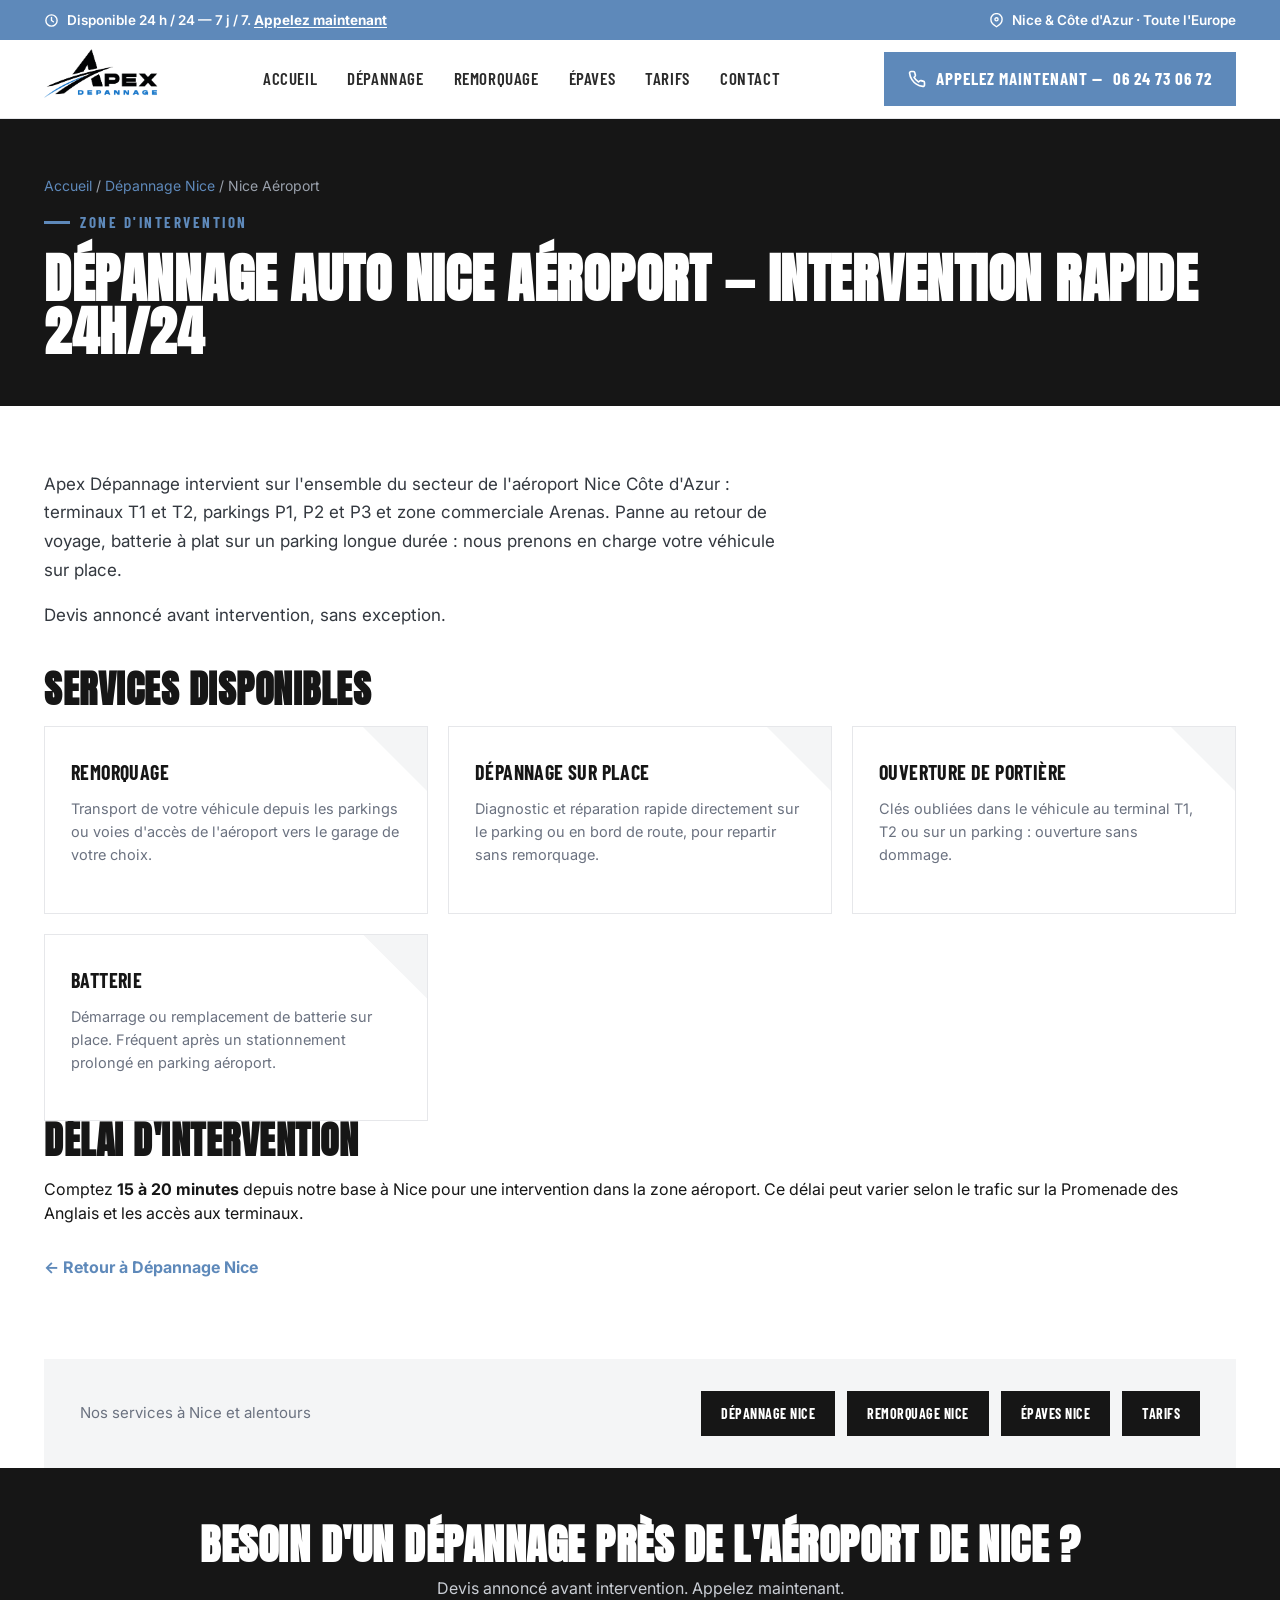
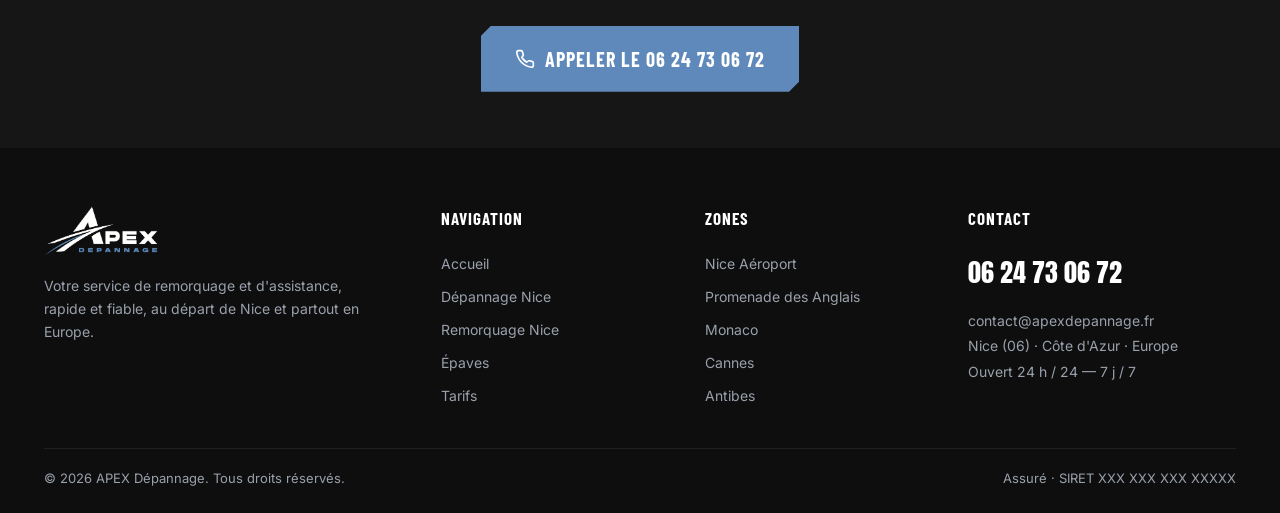
<file: zones/depannage-nice-aeroport.html>
<!DOCTYPE html>
<html lang="fr">
<head>
<meta charset="utf-8">
<meta name="viewport" content="width=device-width, initial-scale=1">
<title>Dépannage auto Nice Aéroport 24h/24 | Apex Dépannage</title>
<meta name="description" content="Dépannage et remorquage auto près de l'aéroport Nice Côte d'Azur. Intervention 24h/24 sur les terminaux T1, T2, parkings P1/P2/P3 et zone Arenas. Appelez le 06 24 73 06 72.">
<meta name="theme-color" content="#171717">
<link rel="icon" type="image/png" href="/img/favicon.png">
<link rel="apple-touch-icon" href="/img/apple-touch-icon.png">
<meta property="og:title" content="Dépannage auto Nice Aéroport 24h/24 | Apex Dépannage">
<meta property="og:description" content="Dépannage et remorquage auto près de l'aéroport Nice Côte d'Azur. Intervention 24h/24 sur les terminaux T1, T2, parkings P1/P2/P3 et zone Arenas.">
<meta property="og:locale" content="fr_FR">
<meta property="og:image" content="https://apexdepannage.fr/img/hero-sunset.webp">
<link rel="preconnect" href="https://fonts.googleapis.com">
<link rel="preconnect" href="https://fonts.gstatic.com" crossorigin>
<link href="https://fonts.googleapis.com/css2?family=Anton&family=Barlow+Condensed:wght@500;600;700&family=Inter:wght@400;500;600;700;800&display=swap" rel="stylesheet">
<link rel="stylesheet" href="/style.css?v=85">
<script type="application/ld+json">
{"@context":"https://schema.org","@type":"LocalBusiness","name":"Apex Dépannage","telephone":"+33624730672","url":"https://apexdepannage.fr","address":{"@type":"PostalAddress","addressLocality":"Nice","addressRegion":"Alpes-Maritimes","postalCode":"06000","addressCountry":"FR"},"openingHoursSpecification":{"@type":"OpeningHoursSpecification","dayOfWeek":["Monday","Tuesday","Wednesday","Thursday","Friday","Saturday","Sunday"],"opens":"00:00","closes":"23:59"},"areaServed":["Nice","Cannes","Antibes","Monaco","Menton","Alpes-Maritimes"]}
</script>
</head>
<body>

<!-- Utility bar -->
<div class="util"><div class="wrap"><div class="ic"><svg width="15" height="15" viewBox="0 0 24 24" fill="none" stroke="#fff" stroke-width="2.2" stroke-linecap="round" stroke-linejoin="round"><circle cx="12" cy="12" r="9"/><path d="M12 7v5l3 2"/></svg><span>Disponible 24&nbsp;h / 24 — 7&nbsp;j / 7. <span class="hide-mob"> <a href="tel:+33624730672">Appelez maintenant</a></span></span></div><div class="ic hide-sm"><svg width="15" height="15" viewBox="0 0 24 24" fill="none" stroke="#fff" stroke-width="2.2" stroke-linecap="round" stroke-linejoin="round"><path d="M21 10c0 7-9 12-9 12S3 17 3 10a9 9 0 0 1 18 0Z"/><circle cx="12" cy="10" r="2.5"/></svg><span>Nice &amp; Côte d'Azur · Toute l'Europe</span></div></div></div>

<!-- Header -->
<header><div class="wrap head">
  <a href="/" class="brand" aria-label="APEX Dépannage — accueil"><img src="/img/logo-new.png" alt="APEX Dépannage" width="720" height="315"></a>
  <nav class="main"><a href="/">Accueil</a><a href="/depannage-nice">Dépannage</a><a href="/remorquage-nice">Remorquage</a><a href="/enlevement-epaves-nice">Épaves</a><a href="/tarifs">Tarifs</a><a href="/contact">Contact</a></nav>
  <div class="head-cta"><a href="tel:+33624730672" class="head-cta-btn"><svg width="18" height="18" viewBox="0 0 24 24" fill="none" stroke="#fff" stroke-width="2.2" stroke-linecap="round" stroke-linejoin="round"><path d="M22 16.9v3a2 2 0 0 1-2.2 2 19.8 19.8 0 0 1-8.6-3.1 19.5 19.5 0 0 1-6-6 19.8 19.8 0 0 1-3.1-8.7A2 2 0 0 1 4.1 2h3a2 2 0 0 1 2 1.7c.1 1 .4 1.9.7 2.8a2 2 0 0 1-.5 2.1L8.1 9.9a16 16 0 0 0 6 6l1.3-1.2a2 2 0 0 1 2.1-.5c.9.3 1.8.6 2.8.7a2 2 0 0 1 1.7 2Z"/></svg><span class="hide-mob">Appelez maintenant — </span>06 24 73 06 72</a>
  <button class="burger" id="burger" aria-label="Ouvrir le menu"><svg width="28" height="28" viewBox="0 0 24 24" fill="none" stroke="#161616" stroke-width="2.4" stroke-linecap="round"><path d="M3 6h18M3 12h18M3 18h18"/></svg></button></div>
</div></header>
<nav class="mobile" id="mnav"><a href="/">Accueil</a><a href="/depannage-nice">Dépannage Nice</a><a href="/remorquage-nice">Remorquage Nice</a><a href="/enlevement-epaves-nice">Épaves</a><a href="/tarifs">Tarifs</a><a href="/contact">Contact</a><a href="tel:+33624730672" class="btn btn-orange" style="margin-top:18px;justify-content:center">Appeler le 06 24 73 06 72</a></nav>
<div class="scrim" id="scrim"></div>

<!-- PAGE HERO -->
<section class="page-hero">
  <div class="wrap">
    <div class="breadcrumb"><a href="/">Accueil</a> / <a href="/depannage-nice">Dépannage Nice</a> / Nice Aéroport</div>
    <span class="eyebrow">Zone d'intervention</span>
    <h1>Dépannage auto Nice Aéroport — Intervention rapide 24h/24</h1>
  </div>
</section>

<!-- INTRO -->
<section class="page-sec">
  <div class="wrap">
    <div class="intro-text">
      <p>Apex Dépannage intervient sur l'ensemble du secteur de l'aéroport Nice Côte d'Azur : terminaux T1 et T2, parkings P1, P2 et P3 et zone commerciale Arenas. Panne au retour de voyage, batterie à plat sur un parking longue durée : nous prenons en charge votre véhicule sur place.</p>
      <p>Devis annoncé avant intervention, sans exception.</p>
    </div>

    <h2>Services disponibles</h2>
    <div class="serv-grid">
      <div class="scard">
        <h3>Remorquage</h3>
        <p>Transport de votre véhicule depuis les parkings ou voies d'accès de l'aéroport vers le garage de votre choix.</p>
      </div>
      <div class="scard">
        <h3>Dépannage sur place</h3>
        <p>Diagnostic et réparation rapide directement sur le parking ou en bord de route, pour repartir sans remorquage.</p>
      </div>
      <div class="scard">
        <h3>Ouverture de portière</h3>
        <p>Clés oubliées dans le véhicule au terminal T1, T2 ou sur un parking : ouverture sans dommage.</p>
      </div>
      <div class="scard">
        <h3>Batterie</h3>
        <p>Démarrage ou remplacement de batterie sur place. Fréquent après un stationnement prolongé en parking aéroport.</p>
      </div>
    </div>

    <h2>Délai d'intervention</h2>
    <p>Comptez <strong>15 à 20 minutes</strong> depuis notre base à Nice pour une intervention dans la zone aéroport. Ce délai peut varier selon le trafic sur la Promenade des Anglais et les accès aux terminaux.</p>

    <p style="margin-top:30px"><a href="/depannage-nice" style="color:var(--orange);font-weight:700">&#8592; Retour à Dépannage Nice</a></p>
  </div>
</section>

<!-- MAILLAGE -->
<div class="wrap" style="padding-top:0;padding-bottom:0">
  <div class="maillage">
    <p>Nos services à Nice et alentours</p>
    <div class="maillage-links">
      <a href="/depannage-nice" class="maillage-link">Dépannage Nice</a>
      <a href="/remorquage-nice" class="maillage-link">Remorquage Nice</a>
      <a href="/enlevement-epaves-nice" class="maillage-link">Épaves Nice</a>
      <a href="/tarifs" class="maillage-link">Tarifs</a>
    </div>
  </div>
</div>

<!-- CTA BLOCK -->
<section class="cta-block">
  <div class="wrap">
    <h2>Besoin d'un dépannage près de l'aéroport de Nice ?</h2>
    <p>Devis annoncé avant intervention. Appelez maintenant.</p>
    <a href="tel:+33624730672" class="btn btn-orange"><svg width="20" height="20" viewBox="0 0 24 24" fill="none" stroke="#fff" stroke-width="2" stroke-linecap="round" stroke-linejoin="round"><path d="M22 16.9v3a2 2 0 0 1-2.2 2 19.8 19.8 0 0 1-8.6-3.1 19.5 19.5 0 0 1-6-6 19.8 19.8 0 0 1-3.1-8.7A2 2 0 0 1 4.1 2h3a2 2 0 0 1 2 1.7c.1 1 .4 1.9.7 2.8a2 2 0 0 1-.5 2.1L8.1 9.9a16 16 0 0 0 6 6l1.3-1.2a2 2 0 0 1 2.1-.5c.9.3 1.8.6 2.8.7a2 2 0 0 1 1.7 2Z"/></svg>Appeler le 06 24 73 06 72</a>
  </div>
</section>

<!-- Footer -->
<footer><div class="wrap"><div class="foot-grid">
  <div class="foot-brand"><img src="/img/logo.png" alt="APEX Dépannage"><p>Votre service de remorquage et d'assistance, rapide et fiable, au départ de Nice et partout en Europe.</p></div>
  <div class="foot"><h4>Navigation</h4><a href="/">Accueil</a><a href="/depannage-nice">Dépannage Nice</a><a href="/remorquage-nice">Remorquage Nice</a><a href="/enlevement-epaves-nice">Épaves</a><a href="/tarifs">Tarifs</a></div>
  <div class="foot"><h4>Zones</h4><a href="/zones/depannage-nice-aeroport">Nice Aéroport</a><a href="/zones/depannage-nice-promenade-anglais">Promenade des Anglais</a><a href="/zones/depannage-monaco">Monaco</a><a href="/zones/depannage-cannes">Cannes</a><a href="/zones/depannage-antibes">Antibes</a></div>
  <div class="foot"><h4>Contact</h4><a href="tel:+33624730672" class="fphone">06 24 73 06 72</a><div style="font-size:14px;line-height:1.8">contact@apexdepannage.fr<br>Nice (06) · Côte d'Azur · Europe<br><span class="o">Ouvert 24 h / 24 — 7 j / 7</span></div></div>
</div><div class="foot-bottom"><span>© 2026 APEX Dépannage. Tous droits réservés.</span><span>Assuré · SIRET XXX XXX XXX XXXXX</span></div></div></footer>
<a href="tel:+33624730672" class="callbar"><svg width="20" height="20" viewBox="0 0 24 24" fill="none" stroke="#fff" stroke-width="2.2" stroke-linecap="round" stroke-linejoin="round"><path d="M22 16.9v3a2 2 0 0 1-2.2 2 19.8 19.8 0 0 1-8.6-3.1 19.5 19.5 0 0 1-6-6 19.8 19.8 0 0 1-3.1-8.7A2 2 0 0 1 4.1 2h3a2 2 0 0 1 2 1.7c.1 1 .4 1.9.7 2.8a2 2 0 0 1-.5 2.1L8.1 9.9a16 16 0 0 0 6 6l1.3-1.2a2 2 0 0 1 2.1-.5c.9.3 1.8.6 2.8.7a2 2 0 0 1 1.7 2Z"/></svg>Appeler — 06 24 73 06 72</a>
<script>var burger=document.getElementById('burger'),mnav=document.getElementById('mnav'),scrim=document.getElementById('scrim');function toggle(o){mnav.classList.toggle('open',o);scrim.classList.toggle('open',o);}burger.addEventListener('click',function(){toggle(!mnav.classList.contains('open'));});scrim.addEventListener('click',function(){toggle(false);});mnav.addEventListener('click',function(e){if(e.target.tagName==='A')toggle(false);});</script>
</body>
</html>
</file>
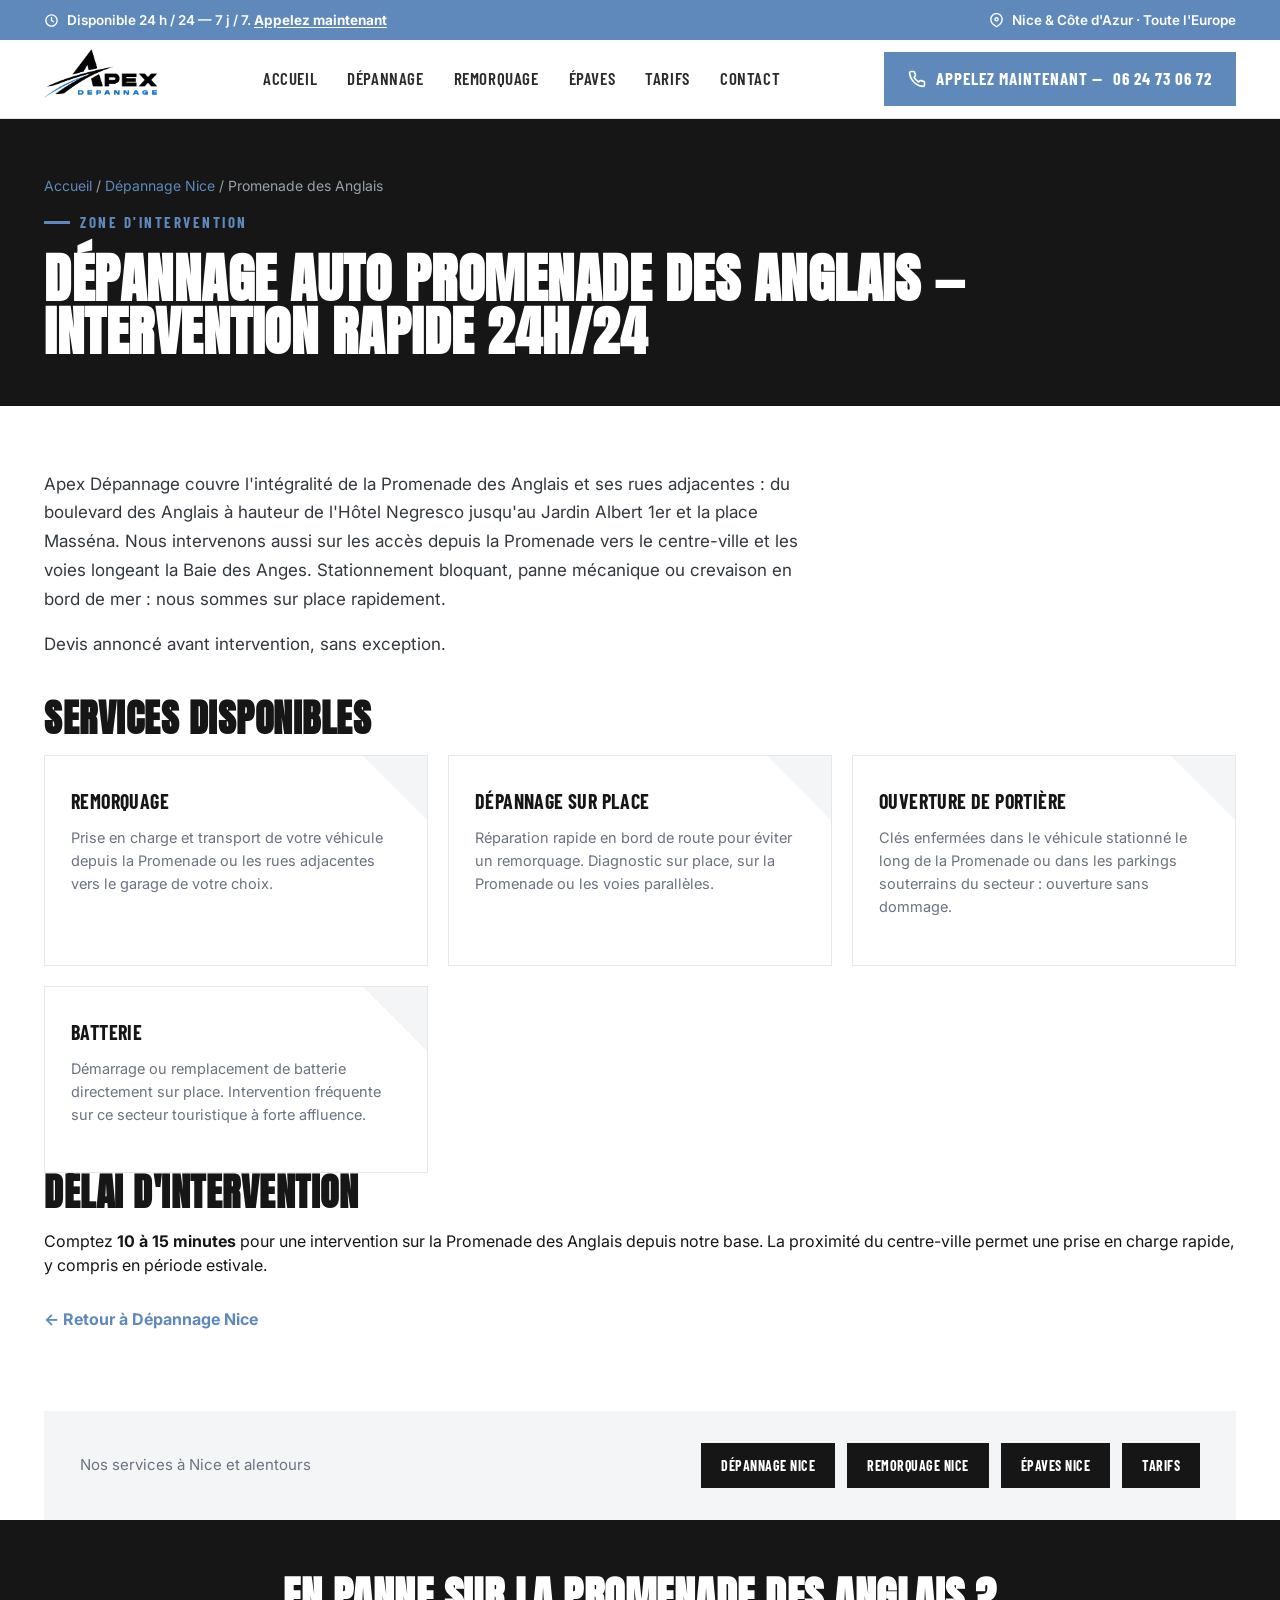
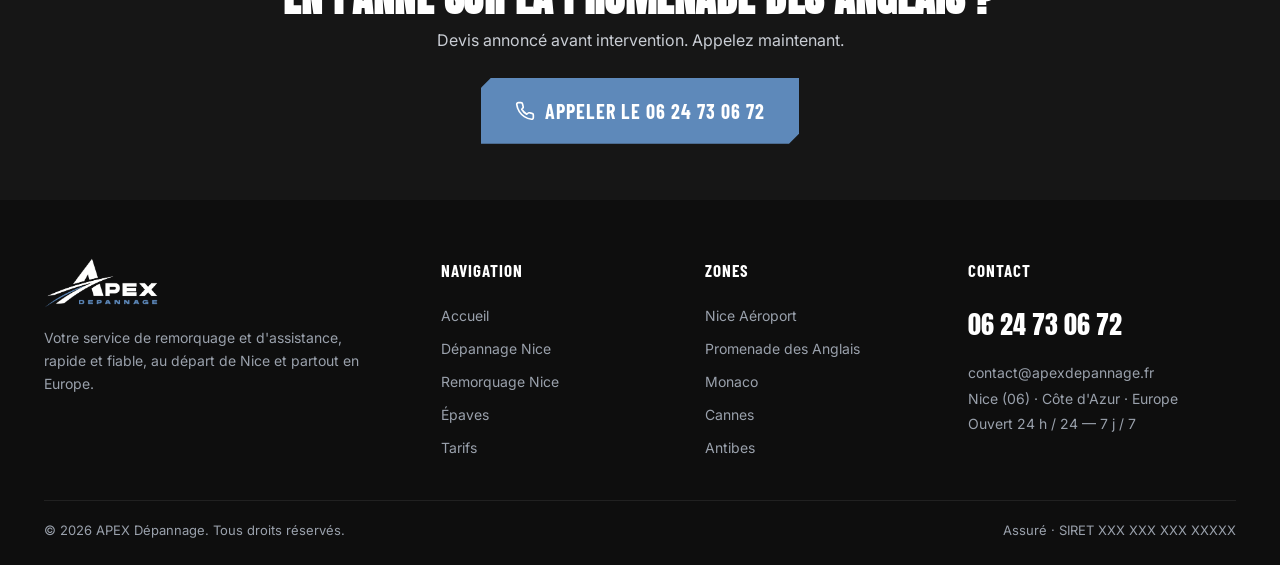
<file: zones/depannage-nice-promenade-anglais.html>
<!DOCTYPE html>
<html lang="fr">
<head>
<meta charset="utf-8">
<meta name="viewport" content="width=device-width, initial-scale=1">
<title>Dépannage auto Promenade des Anglais 24h/24 | Apex Dépannage</title>
<meta name="description" content="Dépannage et remorquage auto sur la Promenade des Anglais et ses alentours. Intervention 24h/24 du Negresco au Jardin Albert 1er. Appelez le 06 24 73 06 72.">
<meta name="theme-color" content="#171717">
<link rel="icon" type="image/png" href="/img/favicon.png">
<link rel="apple-touch-icon" href="/img/apple-touch-icon.png">
<meta property="og:title" content="Dépannage auto Promenade des Anglais 24h/24 | Apex Dépannage">
<meta property="og:description" content="Dépannage et remorquage auto sur la Promenade des Anglais et ses alentours. Intervention 24h/24 du Negresco au Jardin Albert 1er.">
<meta property="og:locale" content="fr_FR">
<meta property="og:image" content="https://apexdepannage.fr/img/hero-sunset.webp">
<link rel="preconnect" href="https://fonts.googleapis.com">
<link rel="preconnect" href="https://fonts.gstatic.com" crossorigin>
<link href="https://fonts.googleapis.com/css2?family=Anton&family=Barlow+Condensed:wght@500;600;700&family=Inter:wght@400;500;600;700;800&display=swap" rel="stylesheet">
<link rel="stylesheet" href="/style.css?v=85">
<script type="application/ld+json">
{"@context":"https://schema.org","@type":"LocalBusiness","name":"Apex Dépannage","telephone":"+33624730672","url":"https://apexdepannage.fr","address":{"@type":"PostalAddress","addressLocality":"Nice","addressRegion":"Alpes-Maritimes","postalCode":"06000","addressCountry":"FR"},"openingHoursSpecification":{"@type":"OpeningHoursSpecification","dayOfWeek":["Monday","Tuesday","Wednesday","Thursday","Friday","Saturday","Sunday"],"opens":"00:00","closes":"23:59"},"areaServed":["Nice","Cannes","Antibes","Monaco","Menton","Alpes-Maritimes"]}
</script>
</head>
<body>

<!-- Utility bar -->
<div class="util"><div class="wrap"><div class="ic"><svg width="15" height="15" viewBox="0 0 24 24" fill="none" stroke="#fff" stroke-width="2.2" stroke-linecap="round" stroke-linejoin="round"><circle cx="12" cy="12" r="9"/><path d="M12 7v5l3 2"/></svg><span>Disponible 24&nbsp;h / 24 — 7&nbsp;j / 7. <span class="hide-mob"> <a href="tel:+33624730672">Appelez maintenant</a></span></span></div><div class="ic hide-sm"><svg width="15" height="15" viewBox="0 0 24 24" fill="none" stroke="#fff" stroke-width="2.2" stroke-linecap="round" stroke-linejoin="round"><path d="M21 10c0 7-9 12-9 12S3 17 3 10a9 9 0 0 1 18 0Z"/><circle cx="12" cy="10" r="2.5"/></svg><span>Nice &amp; Côte d'Azur · Toute l'Europe</span></div></div></div>

<!-- Header -->
<header><div class="wrap head">
  <a href="/" class="brand" aria-label="APEX Dépannage — accueil"><img src="/img/logo-new.png" alt="APEX Dépannage" width="720" height="315"></a>
  <nav class="main"><a href="/">Accueil</a><a href="/depannage-nice">Dépannage</a><a href="/remorquage-nice">Remorquage</a><a href="/enlevement-epaves-nice">Épaves</a><a href="/tarifs">Tarifs</a><a href="/contact">Contact</a></nav>
  <div class="head-cta"><a href="tel:+33624730672" class="head-cta-btn"><svg width="18" height="18" viewBox="0 0 24 24" fill="none" stroke="#fff" stroke-width="2.2" stroke-linecap="round" stroke-linejoin="round"><path d="M22 16.9v3a2 2 0 0 1-2.2 2 19.8 19.8 0 0 1-8.6-3.1 19.5 19.5 0 0 1-6-6 19.8 19.8 0 0 1-3.1-8.7A2 2 0 0 1 4.1 2h3a2 2 0 0 1 2 1.7c.1 1 .4 1.9.7 2.8a2 2 0 0 1-.5 2.1L8.1 9.9a16 16 0 0 0 6 6l1.3-1.2a2 2 0 0 1 2.1-.5c.9.3 1.8.6 2.8.7a2 2 0 0 1 1.7 2Z"/></svg><span class="hide-mob">Appelez maintenant — </span>06 24 73 06 72</a>
  <button class="burger" id="burger" aria-label="Ouvrir le menu"><svg width="28" height="28" viewBox="0 0 24 24" fill="none" stroke="#161616" stroke-width="2.4" stroke-linecap="round"><path d="M3 6h18M3 12h18M3 18h18"/></svg></button></div>
</div></header>
<nav class="mobile" id="mnav"><a href="/">Accueil</a><a href="/depannage-nice">Dépannage Nice</a><a href="/remorquage-nice">Remorquage Nice</a><a href="/enlevement-epaves-nice">Épaves</a><a href="/tarifs">Tarifs</a><a href="/contact">Contact</a><a href="tel:+33624730672" class="btn btn-orange" style="margin-top:18px;justify-content:center">Appeler le 06 24 73 06 72</a></nav>
<div class="scrim" id="scrim"></div>

<!-- PAGE HERO -->
<section class="page-hero">
  <div class="wrap">
    <div class="breadcrumb"><a href="/">Accueil</a> / <a href="/depannage-nice">Dépannage Nice</a> / Promenade des Anglais</div>
    <span class="eyebrow">Zone d'intervention</span>
    <h1>Dépannage auto Promenade des Anglais — Intervention rapide 24h/24</h1>
  </div>
</section>

<!-- INTRO -->
<section class="page-sec">
  <div class="wrap">
    <div class="intro-text">
      <p>Apex Dépannage couvre l'intégralité de la Promenade des Anglais et ses rues adjacentes : du boulevard des Anglais à hauteur de l'Hôtel Negresco jusqu'au Jardin Albert 1er et la place Masséna. Nous intervenons aussi sur les accès depuis la Promenade vers le centre-ville et les voies longeant la Baie des Anges. Stationnement bloquant, panne mécanique ou crevaison en bord de mer : nous sommes sur place rapidement.</p>
      <p>Devis annoncé avant intervention, sans exception.</p>
    </div>

    <h2>Services disponibles</h2>
    <div class="serv-grid">
      <div class="scard">
        <h3>Remorquage</h3>
        <p>Prise en charge et transport de votre véhicule depuis la Promenade ou les rues adjacentes vers le garage de votre choix.</p>
      </div>
      <div class="scard">
        <h3>Dépannage sur place</h3>
        <p>Réparation rapide en bord de route pour éviter un remorquage. Diagnostic sur place, sur la Promenade ou les voies parallèles.</p>
      </div>
      <div class="scard">
        <h3>Ouverture de portière</h3>
        <p>Clés enfermées dans le véhicule stationné le long de la Promenade ou dans les parkings souterrains du secteur : ouverture sans dommage.</p>
      </div>
      <div class="scard">
        <h3>Batterie</h3>
        <p>Démarrage ou remplacement de batterie directement sur place. Intervention fréquente sur ce secteur touristique à forte affluence.</p>
      </div>
    </div>

    <h2>Délai d'intervention</h2>
    <p>Comptez <strong>10 à 15 minutes</strong> pour une intervention sur la Promenade des Anglais depuis notre base. La proximité du centre-ville permet une prise en charge rapide, y compris en période estivale.</p>

    <p style="margin-top:30px"><a href="/depannage-nice" style="color:var(--orange);font-weight:700">&#8592; Retour à Dépannage Nice</a></p>
  </div>
</section>

<!-- MAILLAGE -->
<div class="wrap" style="padding-top:0;padding-bottom:0">
  <div class="maillage">
    <p>Nos services à Nice et alentours</p>
    <div class="maillage-links">
      <a href="/depannage-nice" class="maillage-link">Dépannage Nice</a>
      <a href="/remorquage-nice" class="maillage-link">Remorquage Nice</a>
      <a href="/enlevement-epaves-nice" class="maillage-link">Épaves Nice</a>
      <a href="/tarifs" class="maillage-link">Tarifs</a>
    </div>
  </div>
</div>

<!-- CTA BLOCK -->
<section class="cta-block">
  <div class="wrap">
    <h2>En panne sur la Promenade des Anglais ?</h2>
    <p>Devis annoncé avant intervention. Appelez maintenant.</p>
    <a href="tel:+33624730672" class="btn btn-orange"><svg width="20" height="20" viewBox="0 0 24 24" fill="none" stroke="#fff" stroke-width="2" stroke-linecap="round" stroke-linejoin="round"><path d="M22 16.9v3a2 2 0 0 1-2.2 2 19.8 19.8 0 0 1-8.6-3.1 19.5 19.5 0 0 1-6-6 19.8 19.8 0 0 1-3.1-8.7A2 2 0 0 1 4.1 2h3a2 2 0 0 1 2 1.7c.1 1 .4 1.9.7 2.8a2 2 0 0 1-.5 2.1L8.1 9.9a16 16 0 0 0 6 6l1.3-1.2a2 2 0 0 1 2.1-.5c.9.3 1.8.6 2.8.7a2 2 0 0 1 1.7 2Z"/></svg>Appeler le 06 24 73 06 72</a>
  </div>
</section>

<!-- Footer -->
<footer><div class="wrap"><div class="foot-grid">
  <div class="foot-brand"><img src="/img/logo.png" alt="APEX Dépannage"><p>Votre service de remorquage et d'assistance, rapide et fiable, au départ de Nice et partout en Europe.</p></div>
  <div class="foot"><h4>Navigation</h4><a href="/">Accueil</a><a href="/depannage-nice">Dépannage Nice</a><a href="/remorquage-nice">Remorquage Nice</a><a href="/enlevement-epaves-nice">Épaves</a><a href="/tarifs">Tarifs</a></div>
  <div class="foot"><h4>Zones</h4><a href="/zones/depannage-nice-aeroport">Nice Aéroport</a><a href="/zones/depannage-nice-promenade-anglais">Promenade des Anglais</a><a href="/zones/depannage-monaco">Monaco</a><a href="/zones/depannage-cannes">Cannes</a><a href="/zones/depannage-antibes">Antibes</a></div>
  <div class="foot"><h4>Contact</h4><a href="tel:+33624730672" class="fphone">06 24 73 06 72</a><div style="font-size:14px;line-height:1.8">contact@apexdepannage.fr<br>Nice (06) · Côte d'Azur · Europe<br><span class="o">Ouvert 24 h / 24 — 7 j / 7</span></div></div>
</div><div class="foot-bottom"><span>© 2026 APEX Dépannage. Tous droits réservés.</span><span>Assuré · SIRET XXX XXX XXX XXXXX</span></div></div></footer>
<a href="tel:+33624730672" class="callbar"><svg width="20" height="20" viewBox="0 0 24 24" fill="none" stroke="#fff" stroke-width="2.2" stroke-linecap="round" stroke-linejoin="round"><path d="M22 16.9v3a2 2 0 0 1-2.2 2 19.8 19.8 0 0 1-8.6-3.1 19.5 19.5 0 0 1-6-6 19.8 19.8 0 0 1-3.1-8.7A2 2 0 0 1 4.1 2h3a2 2 0 0 1 2 1.7c.1 1 .4 1.9.7 2.8a2 2 0 0 1-.5 2.1L8.1 9.9a16 16 0 0 0 6 6l1.3-1.2a2 2 0 0 1 2.1-.5c.9.3 1.8.6 2.8.7a2 2 0 0 1 1.7 2Z"/></svg>Appeler — 06 24 73 06 72</a>
<script>var burger=document.getElementById('burger'),mnav=document.getElementById('mnav'),scrim=document.getElementById('scrim');function toggle(o){mnav.classList.toggle('open',o);scrim.classList.toggle('open',o);}burger.addEventListener('click',function(){toggle(!mnav.classList.contains('open'));});scrim.addEventListener('click',function(){toggle(false);});mnav.addEventListener('click',function(e){if(e.target.tagName==='A')toggle(false);});</script>
</body>
</html>
</file>
<file: style.css>
:root{
  --orange:#5E89BA;--orange-d:#4C7099;
  --ink:#161616;--ink2:#1F1F1F;--ink3:#262626;
  --paper:#ffffff;--mist:#F4F5F6;--line:#E6E7EA;
  --muted:#6B7280;--muted2:#9AA1AC;
  --wrap:1240px;
}
*{box-sizing:border-box}
html{scroll-behavior:smooth}
body{margin:0;font-family:'Inter',system-ui,sans-serif;color:var(--ink);background:#fff;-webkit-font-smoothing:antialiased;line-height:1.5}
a{text-decoration:none;color:inherit}
img{max-width:100%;display:block}
input,select,textarea{font-family:'Inter',sans-serif}
::selection{background:var(--orange);color:#fff}
.wrap{max-width:var(--wrap);margin:0 auto;padding:0 24px}

.display{font-family:'Anton',sans-serif;font-weight:400;text-transform:uppercase;letter-spacing:.5px;line-height:.98}
.cond{font-family:'Barlow Condensed',sans-serif;text-transform:uppercase}
.eyebrow{font-family:'Barlow Condensed',sans-serif;text-transform:uppercase;font-weight:700;letter-spacing:2.5px;font-size:15px;color:var(--orange);display:inline-flex;align-items:center;gap:10px}
.eyebrow::before{content:"";width:26px;height:3px;background:var(--orange);display:inline-block}

.btn{display:inline-flex;align-items:center;gap:10px;font-family:'Barlow Condensed',sans-serif;text-transform:uppercase;font-weight:700;letter-spacing:1px;font-size:17px;padding:15px 26px;cursor:pointer;border:none;transition:.18s;clip-path:polygon(10px 0,100% 0,100% calc(100% - 10px),calc(100% - 10px) 100%,0 100%,0 10px)}
.btn-orange{background:var(--orange);color:#fff}
.btn-orange:hover{background:var(--orange-d)}
.btn-ghost{background:transparent;color:#fff;box-shadow:inset 0 0 0 2px rgba(255,255,255,.35)}
.btn-ghost:hover{box-shadow:inset 0 0 0 2px var(--orange);color:var(--orange)}
.btn-dark{background:var(--ink);color:#fff}
.btn-dark:hover{background:#000}

/* ===== UTILITY BAR ===== */
.util{background:var(--orange);color:#fff}
.util .wrap{display:flex;align-items:center;justify-content:space-between;gap:16px;height:40px;font-size:13.5px;font-weight:600}
.util a{font-weight:700;text-decoration:underline;text-underline-offset:2px}
.util .ic{display:inline-flex;align-items:center;gap:8px}

/* ===== HEADER ===== */
header{position:sticky;top:0;z-index:60;background:#fff;border-bottom:1px solid var(--line)}
.head{display:flex;align-items:center;justify-content:space-between;gap:24px;height:78px}
.brand{display:inline-flex;align-items:center;padding:0;line-height:0}
.brand img{height:64px;width:auto}
nav.main{display:flex;align-items:center;gap:30px}
nav.main a{font-family:'Barlow Condensed',sans-serif;text-transform:uppercase;font-weight:600;letter-spacing:.6px;font-size:17px;color:#2A2A2A;transition:.15s}
nav.main a:hover,nav.main a.active{color:var(--orange)}
.head-cta{display:flex;align-items:center;gap:13px}
.head-phone{display:flex;align-items:center;gap:12px}
.head-phone .ring{width:46px;height:46px;border-radius:50%;background:var(--orange);display:flex;align-items:center;justify-content:center;flex:none}
.head-phone .lab{font-size:12px;font-weight:600;color:var(--muted);text-transform:uppercase;letter-spacing:1px}
.head-phone .num{font-family:'Anton',sans-serif;font-size:23px;letter-spacing:.5px;color:var(--ink)}
.head-cta-btn{display:inline-flex;align-items:center;gap:10px;background:var(--orange);color:#fff;font-family:'Barlow Condensed',sans-serif;text-transform:uppercase;font-weight:700;letter-spacing:1px;font-size:17px;padding:14px 24px;transition:.18s;white-space:nowrap;animation:pulse-cta 2s infinite}
.head-cta-btn:hover{background:var(--orange-d)}
@keyframes pulse-cta{0%,100%{box-shadow:0 0 0 0 rgba(94,137,186,.5)}50%{box-shadow:0 0 0 10px rgba(94,137,186,0)}}
.burger{display:none;background:none;border:none;cursor:pointer;padding:6px}

/* ===== HERO ===== */
.hero{position:relative;background:var(--ink);color:#fff;overflow:hidden}
.hero-grid{display:grid;grid-template-columns:1.3fr 1fr;min-height:75vh}
.hero-left{padding:72px 48px 80px 0;display:flex;flex-direction:column;justify-content:center;position:relative;z-index:3;gap:16px}
.hero-eyebrow{font-family:'Barlow Condensed',sans-serif;text-transform:uppercase;font-weight:600;letter-spacing:2px;font-size:15px;color:#fff;display:inline-flex;align-items:center;gap:10px;margin-bottom:20px}
.hero-eyebrow b{color:var(--orange)}
.hero-eyebrow .dot{width:9px;height:9px;background:var(--orange);border-radius:50%}
.hero h1{font-family:'Anton',sans-serif;text-transform:uppercase;font-size:clamp(48px,7vw,96px);line-height:.94;letter-spacing:1px;margin:0}
.hero h1 .o{color:var(--orange)}
.hero p.lead{font-size:17px;line-height:1.6;color:#C9CDD4;max-width:500px;margin:10px 0 0}
.hero-actions{display:flex;flex-wrap:wrap;gap:14px;margin-top:12px}
.hero-right{position:absolute;inset:0;z-index:1;overflow:hidden}
.hero-media{position:absolute;top:0;bottom:0;right:0;left:44%;overflow:hidden;
  clip-path:polygon(80px 0,100% 0,100% 100%,0 100%);
  background:url('/img/hero.webp?v=3') center/cover no-repeat}
.hero-media::after{content:"";position:absolute;inset:0;
  background:linear-gradient(90deg,rgba(22,22,22,.3) 0%,transparent 50%)}
.hero-wedge{position:absolute;top:-6px;bottom:-6px;left:44%;z-index:2;pointer-events:none;width:86px}
.hero-wedge svg{position:absolute;top:0;left:0;width:100%;height:100%}
.hero-media .ghost{position:absolute;z-index:1;left:50%;top:50%;
  transform:translate(-50%,-50%) skewX(9deg);
  display:flex;flex-direction:column;align-items:center;gap:14px;color:rgba(255,255,255,.82);text-align:center;width:60%}
.hero-media .ghost .cap{font-family:'Barlow Condensed',sans-serif;text-transform:uppercase;font-weight:600;letter-spacing:1px;font-size:15px}

/* ===== WHATSAPP BAR ===== */
.wa-bar{position:relative;z-index:10;margin-top:-52px;margin-bottom:-52px;pointer-events:none}
.wa-card{background:#fff;padding:40px 44px;box-shadow:0 8px 40px rgba(0,0,0,.15);pointer-events:auto}
.wa-card .wa-head{margin-bottom:22px}
.wa-card .wa-head{display:flex;align-items:center;gap:12px;margin-bottom:16px}
.wa-card .wa-head svg{flex:none}
.wa-card .wa-title{font-family:'Anton',sans-serif;text-transform:uppercase;font-size:clamp(22px,2.5vw,30px);letter-spacing:.5px;line-height:1;color:var(--ink)}
.wa-form{display:flex;gap:10px;align-items:stretch}
.wa-form input{flex:1;min-width:0;border:2px solid var(--line);padding:14px 15px;font-size:14.5px;outline:none;transition:.15s;background:#fff;color:var(--ink);font-family:'Inter',sans-serif}
.wa-form input::placeholder{color:var(--muted2)}
.wa-form input:focus{border-color:var(--orange)}
.wa-form .geo-btn{flex:none;background:var(--mist);border:2px solid var(--line);padding:14px 16px;cursor:pointer;display:flex;align-items:center;gap:8px;font-family:'Barlow Condensed',sans-serif;text-transform:uppercase;font-weight:600;font-size:14px;letter-spacing:.5px;color:var(--muted);transition:.18s;white-space:nowrap}
.wa-form .geo-btn:hover{border-color:#25D366;color:#25D366;background:#f0faf4}
.wa-form .geo-btn.located{border-color:#25D366;color:#25D366;background:#f0faf4}
.wa-form .geo-btn svg{flex:none}
.wa-form .wa-submit{flex:none;background:#25D366;color:#fff;border:none;padding:14px 28px;font-family:'Barlow Condensed',sans-serif;text-transform:uppercase;font-weight:700;letter-spacing:1px;font-size:17px;cursor:pointer;transition:.18s;display:flex;align-items:center;gap:10px;white-space:nowrap}
.wa-form .wa-submit:hover{background:#1fbc5a}
.wa-form .btn{white-space:nowrap;flex:none}

/* ===== SECTIONS ===== */
section{scroll-margin-top:120px}
.sec{padding:180px 0}
.sec.mist{background:var(--mist)}
.sec.dark{background:var(--ink);color:#fff}
.sec-head{margin-bottom:42px}
.sec-head.center{text-align:center;display:flex;flex-direction:column;align-items:center}
.sec-head h2{font-family:'Anton',sans-serif;text-transform:uppercase;font-size:clamp(30px,3.6vw,46px);line-height:1;letter-spacing:.5px;margin:14px 0 0}
.sec.dark .sec-head h2{color:#fff}
.sec-head .sub{margin-top:14px;color:var(--muted);font-size:16px;max-width:620px;line-height:1.6}
.sec.dark .sec-head .sub{color:#C9CDD4}

/* WHY US */
.feat-top{display:flex;justify-content:space-between;align-items:flex-end;gap:30px;flex-wrap:wrap;margin-bottom:40px}
.feat-grid{display:grid;grid-template-columns:repeat(4,1fr);gap:20px}
.fcard{background:#fff;border:1px solid var(--line);border-top:4px solid var(--orange);padding:30px 24px;transition:.18s}
.fcard:hover{transform:translateY(-4px);box-shadow:0 18px 38px rgba(22,22,22,.12)}
.fcard .ico{width:54px;height:54px;background:var(--ink);display:flex;align-items:center;justify-content:center;margin-bottom:20px;clip-path:polygon(8px 0,100% 0,100% calc(100% - 8px),calc(100% - 8px) 100%,0 100%,0 8px)}
.fcard h3{font-family:'Barlow Condensed',sans-serif;text-transform:uppercase;font-weight:700;font-size:21px;letter-spacing:.4px;margin:0 0 9px}
.fcard p{margin:0;color:var(--muted);font-size:14.5px;line-height:1.6}

/* SERVICES */
.serv-grid{display:grid;grid-template-columns:repeat(3,1fr);gap:20px}
.scard{position:relative;background:#fff;border:1px solid var(--line);padding:30px 26px;overflow:hidden;transition:.18s}
.scard::before{content:"";position:absolute;top:0;right:0;width:64px;height:64px;background:var(--mist);clip-path:polygon(100% 0,0 0,100% 100%);transition:.18s}
.scard:hover{border-color:var(--orange)}
.scard:hover::before{background:var(--orange)}
.scard .ico{width:58px;height:58px;background:var(--orange);display:flex;align-items:center;justify-content:center;margin-bottom:18px;position:relative;z-index:1;clip-path:polygon(8px 0,100% 0,100% calc(100% - 8px),calc(100% - 8px) 100%,0 100%,0 8px)}
.scard h3{font-family:'Barlow Condensed',sans-serif;text-transform:uppercase;font-weight:700;font-size:22px;letter-spacing:.4px;margin:0 0 10px}
.scard p{margin:0 0 16px;color:var(--muted);font-size:14.5px;line-height:1.6}
.scard .more{font-family:'Barlow Condensed',sans-serif;text-transform:uppercase;font-weight:700;letter-spacing:1px;font-size:15px;color:var(--orange);display:inline-flex;gap:7px;align-items:center}

/* ===== TRUST SECTION ===== */
.rev-grid{display:grid;grid-template-columns:repeat(3,1fr);gap:20px;margin-bottom:24px}
.rcard{background:#fff;border:1px solid var(--line);padding:28px 26px;display:flex;flex-direction:column}
.rcard .stars{font-size:17px;margin-bottom:14px}
.rcard p{margin:0 0 20px;color:#33383F;font-size:15px;line-height:1.65;flex:1}
.rcard .who{display:flex;align-items:center;gap:12px}
.rcard .av{width:44px;height:44px;border-radius:50%;background:var(--ink);color:#fff;font-family:'Anton',sans-serif;font-size:18px;display:flex;align-items:center;justify-content:center;flex:none}
.rcard .nm{font-weight:700;font-size:15px}
.rcard .mt{font-size:12.5px;color:var(--muted)}
.google-cta-bar{background:var(--ink);color:#fff;padding:28px 34px;margin-top:28px;display:flex;align-items:center;justify-content:space-between;gap:24px;flex-wrap:wrap}
.google-cta-left{display:flex;align-items:center;gap:16px;flex-wrap:wrap}
.google-cta-score{font-family:'Anton',sans-serif;font-size:30px;letter-spacing:.5px}
.google-cta-stars{font-size:20px;letter-spacing:2px}
.google-cta-count{font-size:13px;color:var(--muted2)}

.badge-row{display:grid;grid-template-columns:repeat(4,1fr);gap:20px;margin-top:64px;margin-bottom:56px}
.tbadge{background:#fff;border:2px solid var(--line);padding:28px 24px;text-align:center;transition:.18s}
.tbadge:hover{border-color:var(--orange);transform:translateY(-3px);box-shadow:0 12px 30px rgba(0,0,0,.08)}
.tbadge-icon{width:56px;height:56px;background:rgba(94,137,186,.08);border:2px solid rgba(94,137,186,.2);border-radius:50%;display:flex;align-items:center;justify-content:center;margin:0 auto 16px}
.tbadge-label{font-family:'Barlow Condensed',sans-serif;text-transform:uppercase;font-weight:700;font-size:17px;letter-spacing:.4px;color:var(--ink);margin-bottom:6px}
.tbadge-sub{font-size:13px;color:var(--muted);line-height:1.4}

.trust-head{display:flex;align-items:center;justify-content:space-between;gap:30px;margin-bottom:36px;position:relative}
.trust-head-badge{width:180px;height:180px;flex:none;margin-top:-30px;margin-bottom:-30px;margin-right:-10px}

.partners-block{background:var(--mist);padding:28px 36px;display:flex;align-items:center;gap:30px;flex-wrap:wrap}
.partners-label{font-family:'Barlow Condensed',sans-serif;text-transform:uppercase;font-weight:700;font-size:15px;letter-spacing:1px;color:var(--muted);white-space:nowrap}
.partners-row{display:flex;align-items:center;gap:16px;flex:1}
.partner-logo{background:#fff;border:1.5px solid var(--line);padding:16px 0;display:flex;align-items:center;justify-content:center;transition:.18s;opacity:.7;flex:1}
.partner-logo:hover{opacity:1;border-color:currentColor}

/* ZONES */
.zones-layout{display:flex;flex-direction:column;gap:28px}
.zone-pills{display:flex;flex-wrap:wrap;gap:10px}
.zpill{font-family:'Barlow Condensed',sans-serif;text-transform:uppercase;font-weight:600;letter-spacing:.5px;font-size:15.5px;padding:10px 17px;background:#fff;border:2px solid var(--line);transition:.15s;cursor:pointer;color:var(--ink)}
.zpill:hover,.zpill.on{background:var(--orange);color:#fff;border-color:var(--orange)}
.zone-pills{justify-content:center}
.zones-map{width:100%;height:480px;border:1px solid var(--line);overflow:hidden;background:var(--mist)}
.zones-map iframe{width:100%;height:100%}
.pills{display:flex;flex-wrap:wrap;gap:11px;margin:24px 0 26px;justify-content:center}
.pill{font-family:'Barlow Condensed',sans-serif;text-transform:uppercase;font-weight:600;letter-spacing:.5px;font-size:15.5px;padding:10px 17px;background:#fff;border:1px solid var(--line);transition:.15s;cursor:pointer;display:inline-block}
.pill:hover,.pill.on{background:var(--orange);color:#fff;border-color:var(--orange)}

/* ===== ABOUT ===== */
.about-grid{display:grid;grid-template-columns:1fr 1fr;gap:56px;align-items:center}
.about-img{height:460px;overflow:hidden}
.about-list{list-style:none;padding:0;margin:0;display:flex;flex-direction:column;gap:14px}
.about-list li{display:flex;align-items:center;gap:12px;font-size:15px;color:#33383F;line-height:1.5}
.about-list li svg{flex:none}

/* ===== PAGE STAT BAR ===== */
.page-statbar{background:var(--ink);border-top:1px solid rgba(255,255,255,.07)}
.page-statbar .wrap{display:grid;grid-template-columns:repeat(4,1fr);padding:0}
.page-statbar .s{padding:30px 18px;text-align:center;color:#fff;border-right:1px solid rgba(255,255,255,.07)}
.page-statbar .s:last-child{border-right:none}
.page-statbar .n{font-family:'Anton',sans-serif;font-size:36px;color:var(--orange);line-height:1}
.page-statbar .l{font-size:12.5px;color:var(--muted2);margin-top:6px;letter-spacing:.3px}

/* ===== PANNE SELECTOR ===== */
.panne-tabs{display:flex;flex-wrap:wrap;gap:10px;margin-bottom:32px}
.panne-tab{font-family:'Barlow Condensed',sans-serif;text-transform:uppercase;font-weight:600;letter-spacing:.5px;font-size:16px;padding:12px 20px;background:#fff;border:2px solid var(--line);cursor:pointer;transition:.15s;color:var(--ink);display:flex;align-items:center;gap:8px}
.panne-tab:hover{border-color:var(--orange);color:var(--orange)}
.panne-tab.on{background:var(--orange);color:#fff;border-color:var(--orange)}
.panne-tab svg{flex:none}
.panne-content{display:none;background:#fff;border:1px solid var(--line);padding:36px 40px}
.panne-content.on{display:grid;grid-template-columns:1fr 320px;gap:36px;align-items:center}
.panne-content .panne-img{width:100%;height:240px;object-fit:cover}
.panne-content h3{font-family:'Anton',sans-serif;text-transform:uppercase;font-size:clamp(22px,2.5vw,30px);letter-spacing:.5px;margin:0 0 16px;line-height:1}
.panne-content p{color:var(--muted);font-size:15px;line-height:1.7;margin:0 0 12px;max-width:680px}
.panne-content .delai{font-family:'Barlow Condensed',sans-serif;text-transform:uppercase;font-weight:700;font-size:15px;color:var(--orange);letter-spacing:.5px;margin:16px 0 20px;display:flex;align-items:center;gap:8px}

/* ===== PROCESS STEPS ===== */
.process-grid{display:grid;grid-template-columns:repeat(3,1fr);gap:28px}
.pstep{position:relative;padding:32px 28px;border:1px solid var(--line);background:#fff}
.pstep-num{font-family:'Anton',sans-serif;font-size:48px;color:var(--orange);line-height:1;opacity:.3;margin-bottom:14px}
.pstep h3{font-family:'Barlow Condensed',sans-serif;text-transform:uppercase;font-weight:700;font-size:20px;letter-spacing:.4px;margin:0 0 10px}
.pstep p{margin:0;color:var(--muted);font-size:14.5px;line-height:1.6}

/* ===== VS BLOCK ===== */
.vs-grid{display:grid;grid-template-columns:1fr 1fr;gap:0;margin-bottom:0}
.vs-card{padding:40px 36px;position:relative}
.vs-card:first-child{background:var(--mist);border-right:4px solid var(--orange)}
.vs-card:last-child{background:var(--ink);color:#fff}
.vs-card h3{font-family:'Anton',sans-serif;text-transform:uppercase;font-size:24px;letter-spacing:.5px;margin:0 0 14px;line-height:1}
.vs-card p{font-size:15px;line-height:1.7;margin:0 0 20px}
.vs-card:first-child p{color:var(--muted)}
.vs-card:last-child p{color:#C9CDD4}

/* ===== CASES NUMBERED ===== */
.cases-list{display:grid;grid-template-columns:1fr 1fr;gap:24px}
.case-item{display:flex;gap:20px;padding:28px 24px;border:1px solid var(--line);background:#fff;transition:.18s}
.case-item:hover{border-color:var(--orange);transform:translateY(-3px);box-shadow:0 12px 30px rgba(0,0,0,.08)}
.case-num{font-family:'Anton',sans-serif;font-size:42px;color:var(--orange);line-height:1;opacity:.4;min-width:44px}
.case-item h3{font-family:'Barlow Condensed',sans-serif;text-transform:uppercase;font-weight:700;font-size:18px;letter-spacing:.4px;margin:0 0 8px}
.case-item p{margin:0;color:var(--muted);font-size:14px;line-height:1.6}

/* ===== REASSURANCE LIST ===== */
.reas-grid{display:grid;grid-template-columns:1fr 1fr;gap:16px;margin-top:32px}
.reas-item{display:flex;align-items:center;gap:14px;padding:18px 20px;background:var(--ink);color:#fff;font-family:'Barlow Condensed',sans-serif;text-transform:uppercase;font-weight:600;font-size:15px;letter-spacing:.4px}
.reas-item svg{flex:none}

/* ===== ZONE EPAVE ===== */
.zone-epave-grid{display:grid;grid-template-columns:1fr 1fr;gap:48px;align-items:center}
.zone-epave-map{height:400px;overflow:hidden;border:1px solid rgba(255,255,255,.1)}
.zone-epave-map iframe{width:100%;height:100%}

/* ===== INCLUS / NON INCLUS ===== */
.incl-grid{display:grid;grid-template-columns:1fr 1fr;gap:0;margin-top:8px}
.incl-col{padding:36px 32px}
.incl-list li{margin-bottom:4px}
.incl-col.yes{background:#fff;border:2px solid var(--orange)}
.incl-col.no{background:var(--mist);border:2px solid var(--line)}
.incl-col h3{font-family:'Barlow Condensed',sans-serif;text-transform:uppercase;font-weight:700;font-size:20px;letter-spacing:.5px;margin:0 0 18px;display:flex;align-items:center;gap:10px}
.incl-list{list-style:none;padding:0;margin:0;display:flex;flex-direction:column;gap:12px}
.incl-list li{display:flex;align-items:flex-start;gap:10px;font-size:14.5px;line-height:1.5}
.incl-list li svg{flex:none;margin-top:2px}
.incl-col.yes .incl-list li{color:var(--ink)}
.incl-col.no .incl-list li{color:var(--muted)}

/* ===== LEGAL CALLOUT ===== */
.legal-box{background:var(--ink);color:#fff;padding:24px 28px;margin-top:28px;border-left:4px solid var(--orange);font-size:14.5px;line-height:1.7}
.legal-box strong{color:var(--orange)}

/* ===== SITUATION GRID ===== */
.sit-grid{display:grid;grid-template-columns:repeat(3,1fr);gap:16px}
.sit-item{padding:22px 20px;background:#fff;border:1px solid var(--line);border-left:4px solid var(--orange);font-size:14.5px;line-height:1.5;color:#33383F;transition:.18s}
.sit-item:hover{border-color:var(--orange);box-shadow:0 8px 24px rgba(0,0,0,.06)}

/* ===== MAILLAGE LINKS ===== */
.maillage{background:var(--mist);padding:32px 36px;display:flex;align-items:center;gap:20px;flex-wrap:wrap}
.maillage p{margin:0;font-size:15px;color:var(--muted);flex:1;min-width:200px}
.maillage-links{display:flex;gap:12px;flex-wrap:wrap}
.maillage-link{display:inline-flex;align-items:center;gap:8px;padding:12px 20px;background:var(--ink);color:#fff;font-family:'Barlow Condensed',sans-serif;text-transform:uppercase;font-weight:700;letter-spacing:.5px;font-size:14px;transition:.18s}
.maillage-link:hover{background:var(--orange)}

/* ===== ROUTE FLOW ===== */
.route-flow{display:flex;align-items:stretch;gap:0}
.route-col{flex:1}
.route-header{background:var(--ink);color:#fff;font-family:'Barlow Condensed',sans-serif;text-transform:uppercase;font-weight:700;letter-spacing:1px;font-size:17px;padding:16px 24px;display:flex;align-items:center;gap:10px}
.route-from .route-header{background:var(--orange)}
.route-items{padding:24px;display:flex;flex-wrap:wrap;gap:10px;background:#fff;border:1px solid var(--line);border-top:none;min-height:120px}
.route-items span{font-family:'Barlow Condensed',sans-serif;text-transform:uppercase;font-weight:600;letter-spacing:.5px;font-size:15px;padding:8px 16px;background:var(--mist);border:1px solid var(--line);color:var(--ink)}
.route-arrow{display:flex;align-items:center;justify-content:center;width:80px;flex:none}

/* ===== ZONE DEPART/ARRIVEE (legacy) ===== */
.zone-da{display:grid;grid-template-columns:1fr 1fr;gap:32px;margin:28px 0 36px}
.zone-da-col h3{font-family:'Barlow Condensed',sans-serif;text-transform:uppercase;font-weight:700;font-size:17px;letter-spacing:1px;color:var(--orange);margin:0 0 14px;display:flex;align-items:center;gap:8px}

/* ===== ZONES SPLIT ===== */
.zones-split{display:grid;grid-template-columns:1fr 1fr;gap:40px;align-items:start;margin-bottom:48px}
.zones-split-map{height:400px;border:1px solid var(--line);overflow:hidden}
.zones-split-map iframe{width:100%;height:100%}
.zones-bottom-links{display:grid;grid-template-columns:1fr 1fr;gap:40px;align-items:center;padding-top:36px;border-top:1px solid var(--line)}
.zones-bottom-text p{color:var(--muted);font-size:15px;line-height:1.7;margin:0}
.zones-link-grid{display:grid;grid-template-columns:1fr 1fr;gap:12px}
.zones-link{display:flex;align-items:center;gap:10px;padding:14px 18px;background:var(--ink);color:#fff;font-family:'Barlow Condensed',sans-serif;text-transform:uppercase;font-weight:700;letter-spacing:.5px;font-size:15px;transition:.18s}
.zones-link:hover{background:var(--orange)}
.zones-link svg{flex:none}

/* ===== FAQ ===== */
.faq-list{max-width:820px;margin:0 auto}
.faq-item{border-bottom:1px solid var(--line)}
.faq-item:first-child{border-top:1px solid var(--line)}
.faq-item summary{padding:20px 0;font-family:'Barlow Condensed',sans-serif;font-weight:700;font-size:18px;text-transform:uppercase;letter-spacing:.4px;cursor:pointer;list-style:none;display:flex;justify-content:space-between;align-items:center;gap:16px}
.faq-item summary::-webkit-details-marker{display:none}
.faq-item summary::after{content:"+";font-family:'Anton',sans-serif;font-size:24px;color:var(--orange);transition:.2s;flex:none}
.faq-item[open] summary::after{content:"\2212"}
.faq-item[open] summary{color:var(--orange)}
.faq-answer{padding:0 0 22px;color:var(--muted);font-size:15px;line-height:1.7;max-width:720px}

/* ===== CONTACT / SUPPORT ===== */
.support-grid{display:grid;grid-template-columns:1fr 1fr;gap:48px;align-items:stretch}
.support-left .line{display:flex;align-items:center;gap:15px;margin-bottom:18px}
.support-left .line .ring{width:48px;height:48px;background:rgba(255,255,255,.07);border:1px solid rgba(255,255,255,.14);display:flex;align-items:center;justify-content:center;flex:none}
.support-left .line .lab{font-size:12px;color:var(--muted2);text-transform:uppercase;letter-spacing:1px;font-weight:600}
.support-left .line .val{font-family:'Anton',sans-serif;font-size:22px;letter-spacing:.5px}
.support-left .line .val.sm{font-family:'Inter';font-size:16px;font-weight:700}
.form-card{background:#fff;color:var(--ink);padding:32px}
.form-card h3{font-family:'Anton',sans-serif;text-transform:uppercase;font-size:26px;letter-spacing:.5px;margin:0 0 6px}
.form-card .fsub{color:var(--muted);font-size:14px;margin:0 0 22px}
.fgrid{display:grid;grid-template-columns:1fr 1fr;gap:14px}
.field{display:flex;flex-direction:column}
.field.full{grid-column:1/-1}
.field label{font-family:'Barlow Condensed',sans-serif;text-transform:uppercase;font-weight:600;letter-spacing:.5px;font-size:14px;color:#33383F;margin-bottom:6px}
.field input,.field select,.field textarea{border:1.5px solid var(--line);padding:12px 13px;font-size:14.5px;outline:none;transition:.15s;background:#fff}
.field input:focus,.field select:focus,.field textarea:focus{border-color:var(--orange)}
.form-note{margin-top:14px;font-size:12.5px;color:var(--muted);display:flex;align-items:center;gap:8px}

/* ===== FOOTER ===== */
footer{background:#0E0E0E;color:#9AA1AC;padding:58px 0 24px}
.foot-grid{display:grid;grid-template-columns:1.6fr 1fr 1fr 1.2fr;gap:40px}
.foot-brand img{height:50px;margin-bottom:18px}
.foot-brand p{font-size:14px;line-height:1.65;max-width:320px;margin:0}
.foot h4{font-family:'Barlow Condensed',sans-serif;text-transform:uppercase;font-weight:700;letter-spacing:1px;font-size:17px;color:#fff;margin:0 0 16px}
.foot a{display:block;font-size:14px;padding:6px 0;transition:.15s}
.foot a:hover{color:var(--orange)}
.foot .fphone{font-family:'Anton',sans-serif;font-size:26px;color:#fff;margin-bottom:10px;display:block}
.foot-bottom{border-top:1px solid rgba(255,255,255,.08);margin-top:36px;padding-top:20px;display:flex;justify-content:space-between;flex-wrap:wrap;gap:10px;font-size:13px}
.foot-bottom .o{color:var(--orange);font-weight:700}

/* ===== PAGE HERO (sub-pages) ===== */
.page-hero{background:var(--ink);color:#fff;padding:56px 0 48px}
.page-hero .eyebrow{color:var(--orange);margin-bottom:6px}
.page-hero h1{font-family:'Anton',sans-serif;text-transform:uppercase;font-size:clamp(32px,4.5vw,54px);line-height:.98;letter-spacing:.5px;margin:12px 0 0;color:#fff}
.breadcrumb{font-size:14px;color:var(--muted2);margin-bottom:10px}
.breadcrumb a{color:var(--orange)}
.breadcrumb a:hover{text-decoration:underline}

/* ===== PAGE HERO IMAGE ===== */
.page-hero-img{background:url('/img/hero.webp?v=3') center/cover no-repeat;position:relative;padding:80px 0 72px;color:#fff;min-height:480px;display:flex;align-items:flex-end}
.page-hero-img::before{content:"";position:absolute;inset:0;background:linear-gradient(90deg,rgba(22,22,22,.92) 0%,rgba(22,22,22,.7) 50%,rgba(22,22,22,.3) 100%)}

/* ===== PAGE CONTENT ===== */
.page-sec{padding:64px 0}
.page-sec.mist{background:var(--mist)}
.page-sec h2{font-family:'Anton',sans-serif;text-transform:uppercase;font-size:clamp(26px,3vw,38px);line-height:1;letter-spacing:.5px;margin:0 0 18px}
.page-sec h3{font-family:'Barlow Condensed',sans-serif;text-transform:uppercase;font-weight:700;font-size:20px;letter-spacing:.4px;margin:0 0 10px}
.intro-text{font-size:17px;line-height:1.7;color:#33383F;max-width:760px;margin:0 0 40px}
.intro-text p{margin:0 0 16px}

/* ===== CTA BLOCK ===== */
.cta-block{background:var(--ink);color:#fff;padding:56px 0;text-align:center}
.cta-block h2{font-family:'Anton',sans-serif;text-transform:uppercase;font-size:clamp(28px,3.5vw,42px);margin:0 0 10px;color:#fff;letter-spacing:.5px;line-height:1}
.cta-block p{color:#C9CDD4;font-size:16px;margin:0 0 24px;line-height:1.6}
.cta-block .btn{font-size:20px;padding:18px 34px}

/* ===== TARIF TABLE ===== */
.tarif-wrap{max-width:820px}
.tarif-table{width:100%;border-collapse:collapse;margin-bottom:24px}
.tarif-table th,.tarif-table td{padding:16px 20px;text-align:left;border-bottom:1px solid var(--line)}
.tarif-table th{font-family:'Barlow Condensed',sans-serif;text-transform:uppercase;font-weight:700;letter-spacing:.5px;font-size:15px;background:var(--ink);color:#fff}
.tarif-table td{font-size:15px}
.tarif-table tbody tr:hover td{background:var(--mist)}
.tarif-table td:last-child{font-weight:700;color:var(--orange)}
.tarif-note{color:var(--muted);font-size:14px;line-height:1.6;font-style:italic}

/* ===== STEPS ===== */
.steps{counter-reset:step}
.step-item{display:flex;gap:20px;padding:24px 0;border-bottom:1px solid var(--line)}
.step-item::before{counter-increment:step;content:counter(step);font-family:'Anton',sans-serif;font-size:38px;color:var(--orange);min-width:48px;line-height:1}
.step-item h3{margin:0 0 6px}
.step-item p{margin:0;color:var(--muted);font-size:14.5px;line-height:1.6}

/* ===== QUARTIERS ===== */
.quartiers{display:flex;flex-wrap:wrap;gap:10px;margin:20px 0 30px}
.quartier{font-family:'Barlow Condensed',sans-serif;text-transform:uppercase;font-weight:600;letter-spacing:.5px;font-size:14px;padding:8px 14px;background:var(--mist);border:2px solid var(--line);color:var(--ink);cursor:pointer;transition:.18s}
.quartier:hover{border-color:var(--orange);color:var(--orange);background:#fff}
.quartier.on{background:var(--orange);color:#fff;border-color:var(--orange);transform:scale(1.05);box-shadow:0 4px 12px rgba(94,137,186,.3)}

/* ===== MOBILE ===== */
nav.mobile{display:none}
.scrim{display:none}
.callbar{display:none}

/* ===== RESPONSIVE ===== */
@media(max-width:980px){
  nav.main{display:none}
  .burger{display:block}
  nav.mobile{position:fixed;inset:0 0 0 auto;width:min(320px,82vw);background:#fff;transform:translateX(100%);
    transition:.25s;z-index:80;padding:90px 28px 28px;display:flex;flex-direction:column;gap:4px;box-shadow:-20px 0 60px rgba(0,0,0,.2)}
  nav.mobile.open{transform:translateX(0)}
  nav.mobile a{font-family:'Barlow Condensed',sans-serif;text-transform:uppercase;font-weight:600;font-size:20px;padding:12px 0;border-bottom:1px solid var(--line)}
  .scrim{display:block;position:fixed;inset:0;background:rgba(0,0,0,.5);opacity:0;pointer-events:none;transition:.25s;z-index:70}
  .scrim.open{opacity:1;pointer-events:auto}
  .hero-grid{grid-template-columns:1fr}
  .hero-left{padding:54px 0 50px;position:relative;z-index:2}
  .hero-right{position:absolute;inset:0;z-index:1}
  .hero-media{left:0!important;clip-path:none!important;opacity:.4;background-position:70% center!important;background-size:cover!important}
  .hero-media::after{background:linear-gradient(180deg,transparent 0%,rgba(22,22,22,.6) 100%)!important}
  .hero-wedge{display:none}
  .feat-grid{grid-template-columns:1fr 1fr}
  .serv-grid{grid-template-columns:1fr 1fr}
  .about-grid,.process-grid,.zones-split,.zones-bottom-links,.vs-grid,.cases-list,.reas-grid,.zone-da{grid-template-columns:1fr;gap:20px}
  .vs-card:first-child{border-right:none;border-bottom:4px solid var(--orange)}
  .incl-grid,.sit-grid,.zone-epave-grid{grid-template-columns:1fr}
  .incl-grid{gap:20px}
  .incl-col{padding:28px 24px}
  .incl-col.yes{border-bottom:none;border:2px solid var(--orange)}
  .zone-epave-map{height:300px}
  .route-flow{flex-direction:column}
  .route-arrow{width:100%;height:50px;transform:rotate(90deg)}
  .zones-split-map{height:300px}
  .about-img-inner{height:300px}
  .zones-map{height:320px}
  .support-grid{grid-template-columns:1fr;gap:34px}
  .badge-row{grid-template-columns:1fr 1fr}
  .rev-grid{grid-template-columns:1fr}
  .google-cta-bar{flex-direction:column;align-items:flex-start}
  .wa-bar{margin-top:-36px;margin-bottom:-36px}
  .wa-card{padding:24px 20px}
  .wa-form{flex-wrap:wrap}
  .wa-form input{min-width:calc(50% - 10px)}
  .foot-grid{grid-template-columns:1fr 1fr}
}
@media(max-width:620px){
  .util .ic.hide-sm{display:none}
  .util .wrap{height:auto;padding:8px 16px;justify-content:center}
  .util .ic{font-size:12px}
  .util .hide-mob{display:none}
  .feat-grid,.serv-grid,.fgrid,.foot-grid,.badge-row,.zones-link-grid{grid-template-columns:1fr}
  .panne-tabs{display:none}
  .panne-content{display:block!important;border:none;padding:0;margin-bottom:36px}
  .panne-content>div:first-child{padding:20px 0}
  .panne-content .panne-img{height:200px;width:100%}
  .panne-content h3{font-size:18px}
  .panne-content p{font-size:14px}
  .panne-content .delai{font-size:13px}
  .panne-content .btn{font-size:14px;padding:12px 18px}
  .sec{padding:72px 0}
  .page-sec{padding:48px 0}
  .trust-logos{gap:24px}
  .trust-head{flex-direction:column-reverse;align-items:center;text-align:center}
  .trust-head-badge{width:160px;height:160px}
  .tarif-table th,.tarif-table td{padding:12px 14px;font-size:13px}
  .maillage{flex-direction:column;padding:24px 20px}
  .maillage-links{width:100%}
  .maillage-link{flex:1;justify-content:center;padding:10px 14px;font-size:13px}
  .partners-row{flex-wrap:wrap}
  .partner-logo{padding:12px 10px;flex:1;min-width:calc(33% - 12px)}
  .partners-block{flex-direction:column;gap:16px;padding:20px}
  .legal-box{padding:18px 20px;font-size:13px}
  .wa-bar{margin-top:-28px;margin-bottom:-28px}
  .wa-card{padding:20px 16px}
  .wa-card .wa-head{margin-bottom:14px}
  .wa-card .wa-title{font-size:clamp(18px,5vw,24px)}
  .wa-form{flex-direction:column}
  .wa-form input{width:100%}
  .wa-form .geo-btn{width:100%;justify-content:center}
  .wa-form .wa-submit{width:100%;justify-content:center}
  .google-cta-bar{align-items:center;text-align:center}
  .google-cta-left{flex-direction:column;gap:8px;align-items:center;width:100%}
  .google-cta-score{font-size:24px}
  .page-hero h1{font-size:clamp(28px,7vw,54px)}
  .hero .lead .lead-long{display:none}
  .page-hero-btns{display:none}
  .page-statbar .wrap{grid-template-columns:1fr 1fr}
  .page-statbar .s{padding:18px 12px}
  .page-statbar .n{font-size:26px}
  .page-statbar .l{font-size:11px}
  .hero h1{font-size:clamp(36px,10vw,96px)}
  .about-img{height:280px}
  .process-grid{gap:16px}
  .route-arrow svg{width:32px;height:32px}
  .callbar{display:none}
  .head-cta-btn .hide-mob{display:none}
  .head-cta-btn{font-size:13px;padding:10px 14px;gap:6px}
  .head-cta-btn svg{width:16px;height:16px}
  .rev-grid{display:flex;gap:16px;overflow-x:auto;scroll-snap-type:x mandatory;-webkit-overflow-scrolling:touch;padding-bottom:8px}
  .rcard{min-width:280px;max-width:85vw;scroll-snap-align:start;flex:none}
}
</file>
